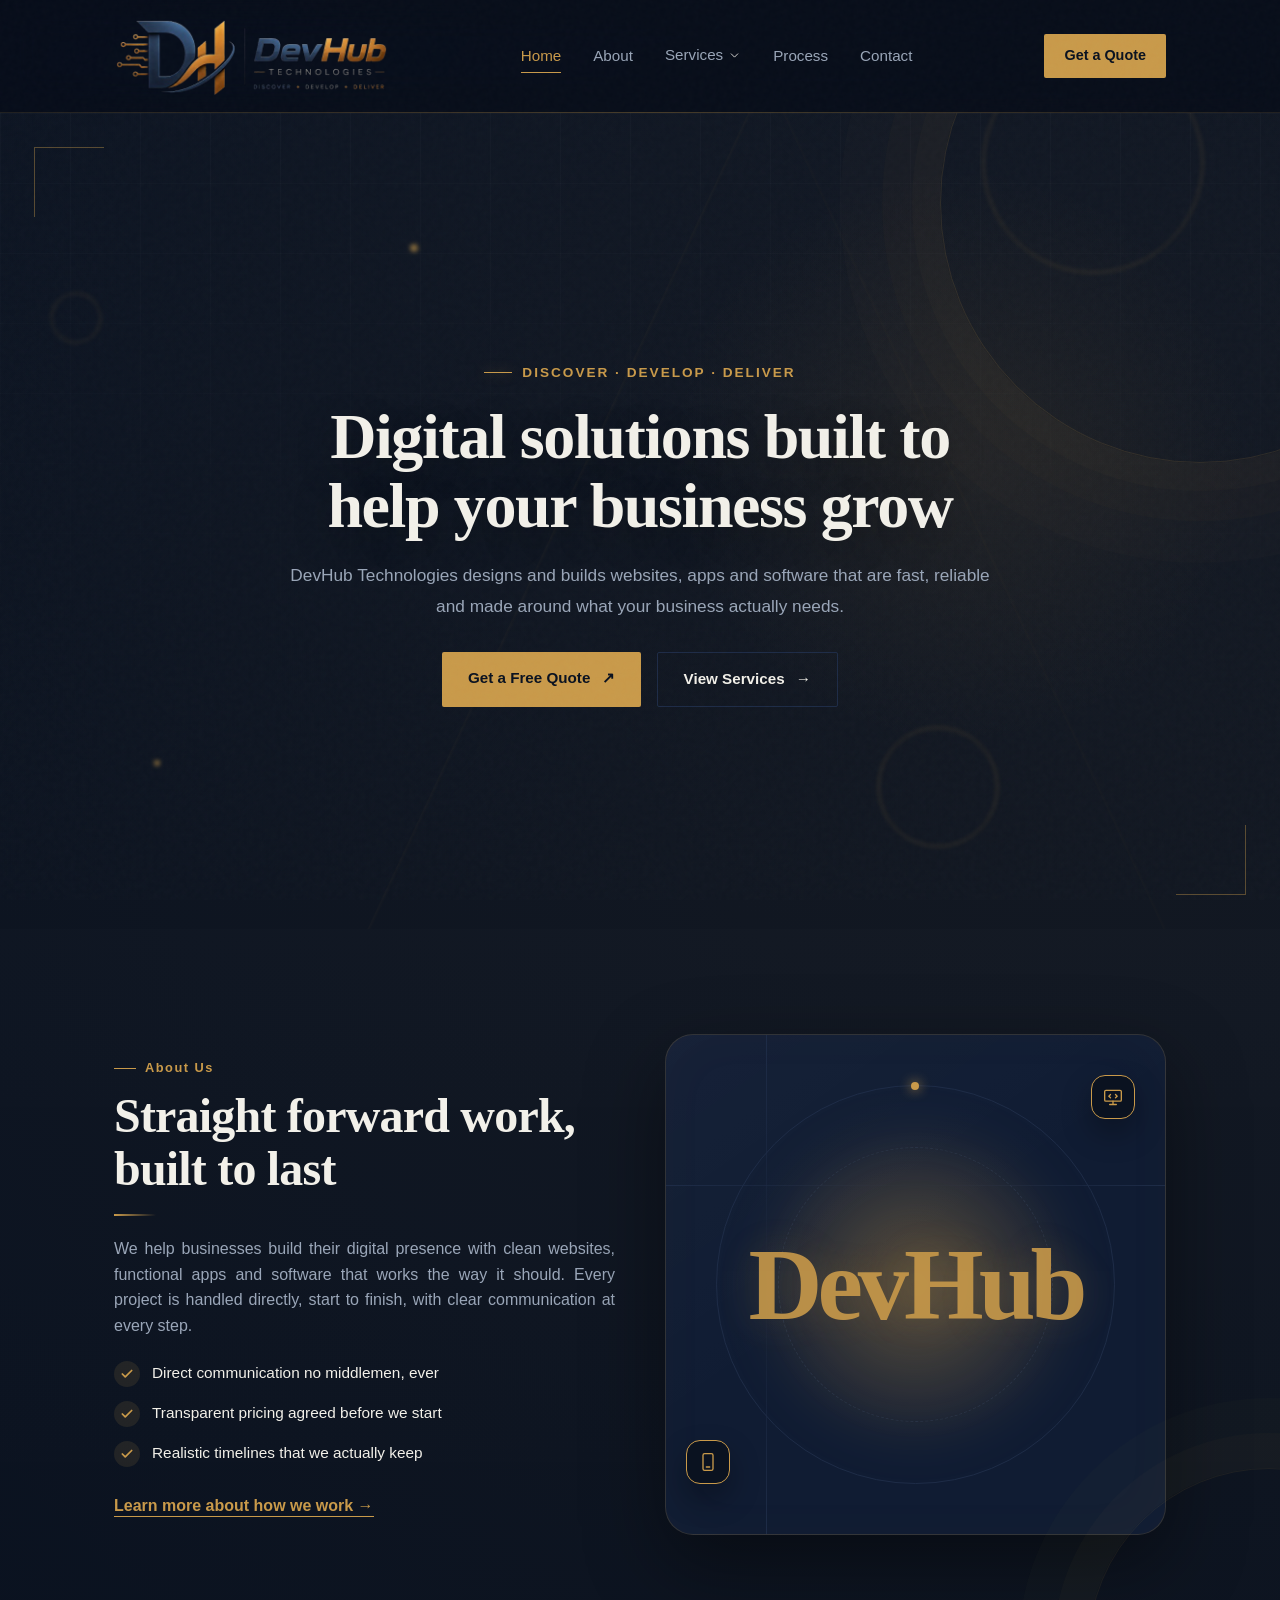
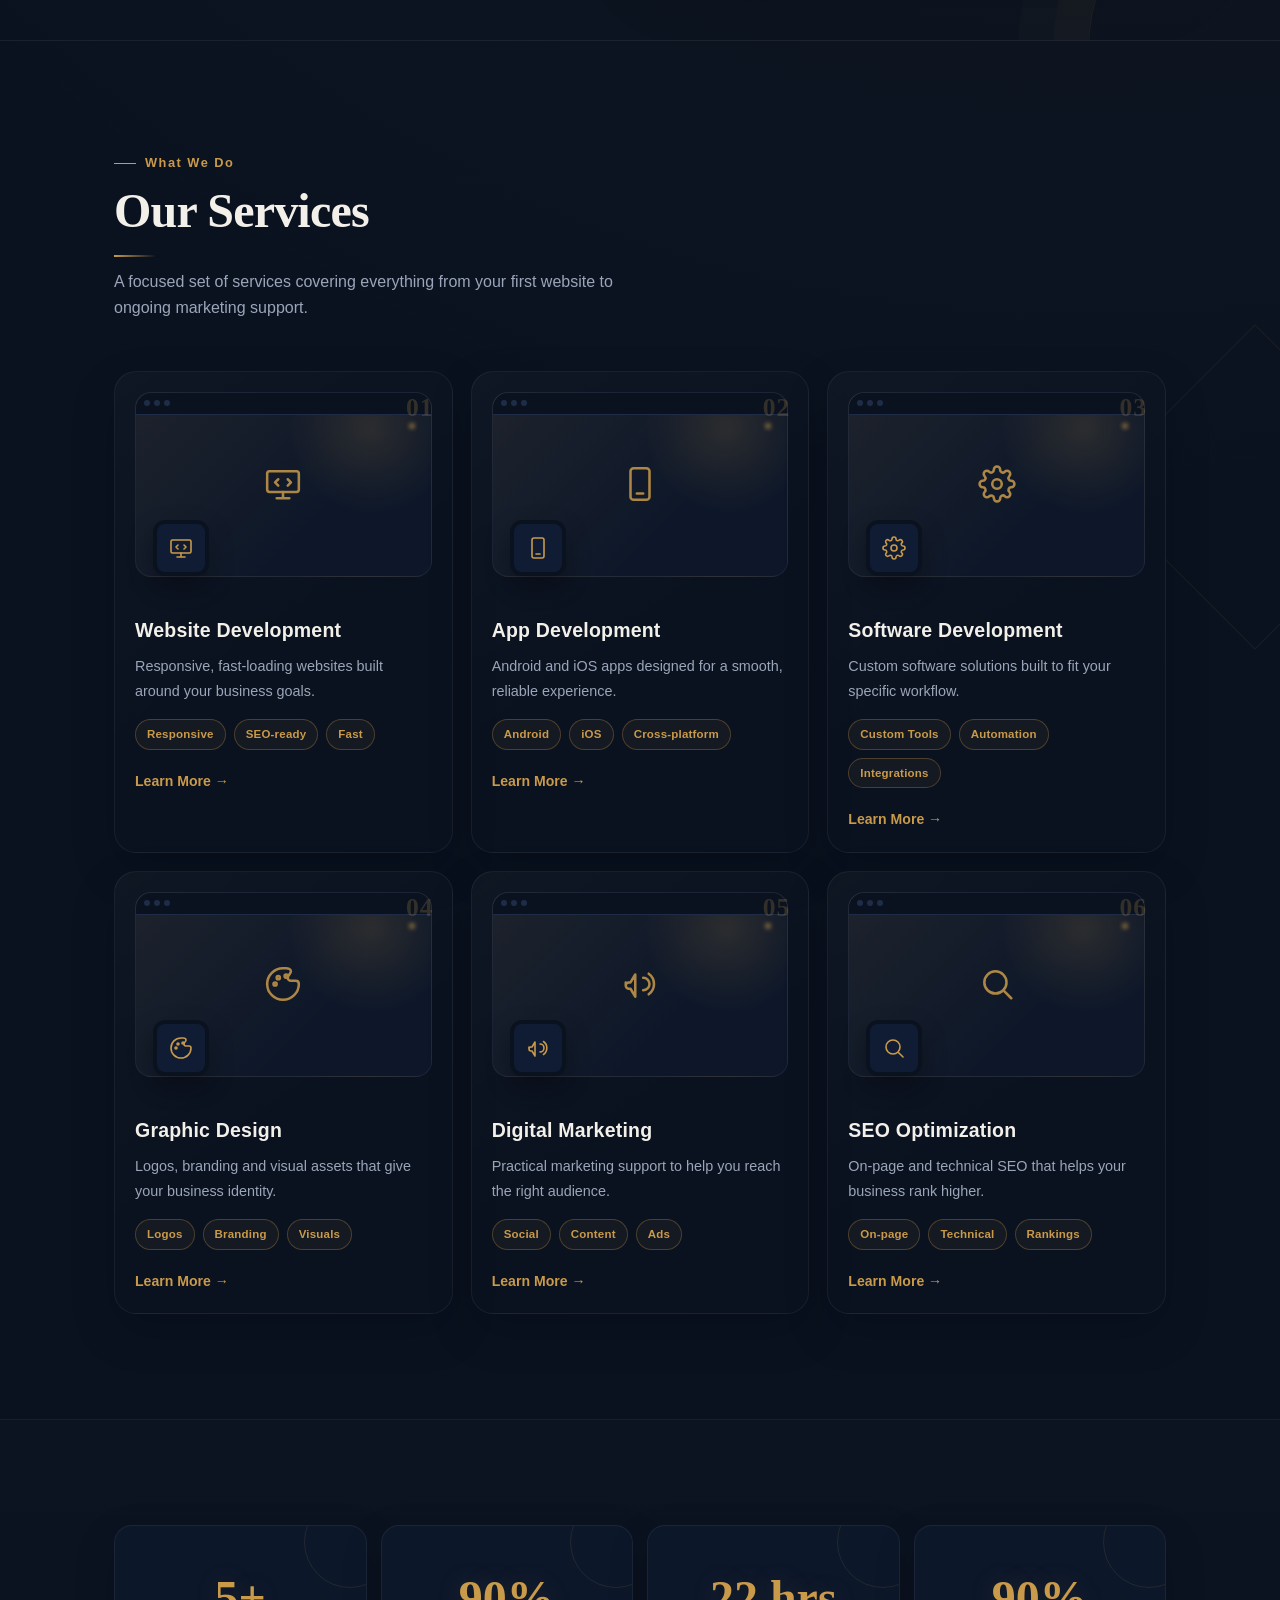
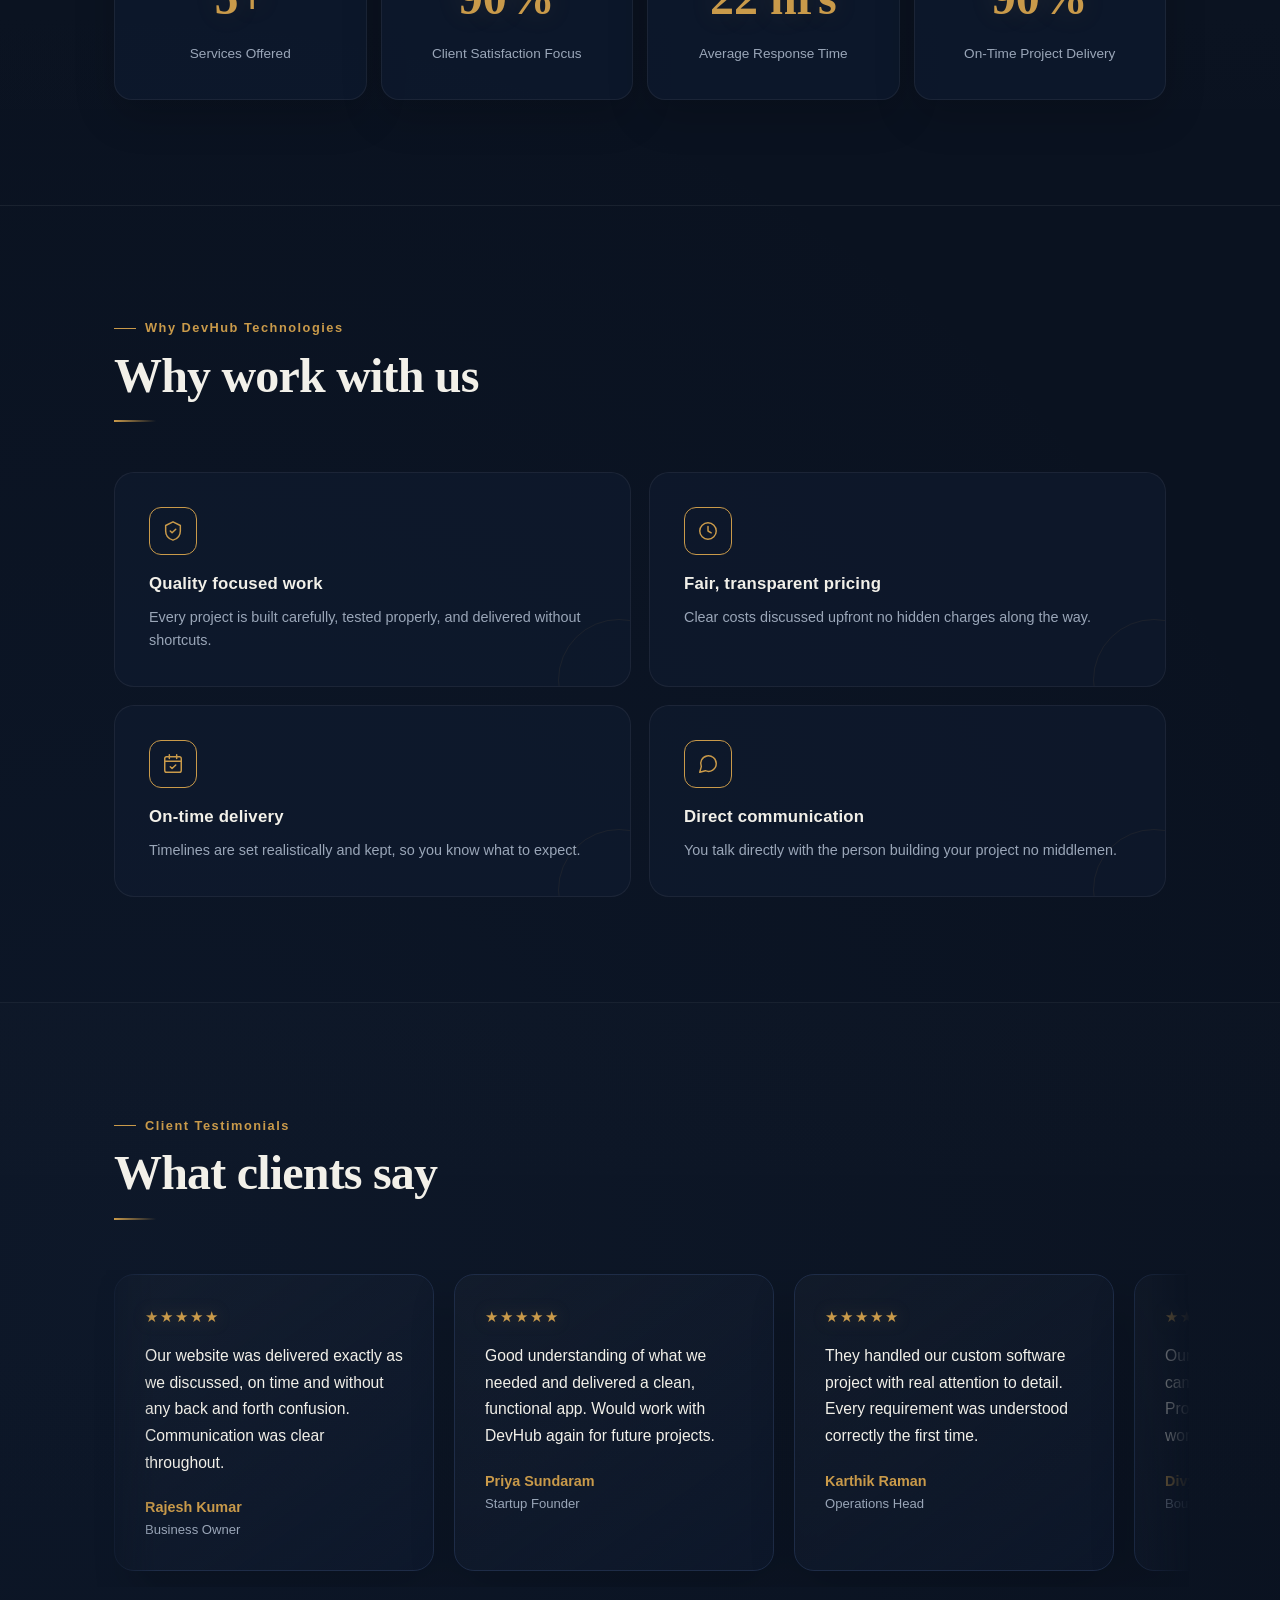
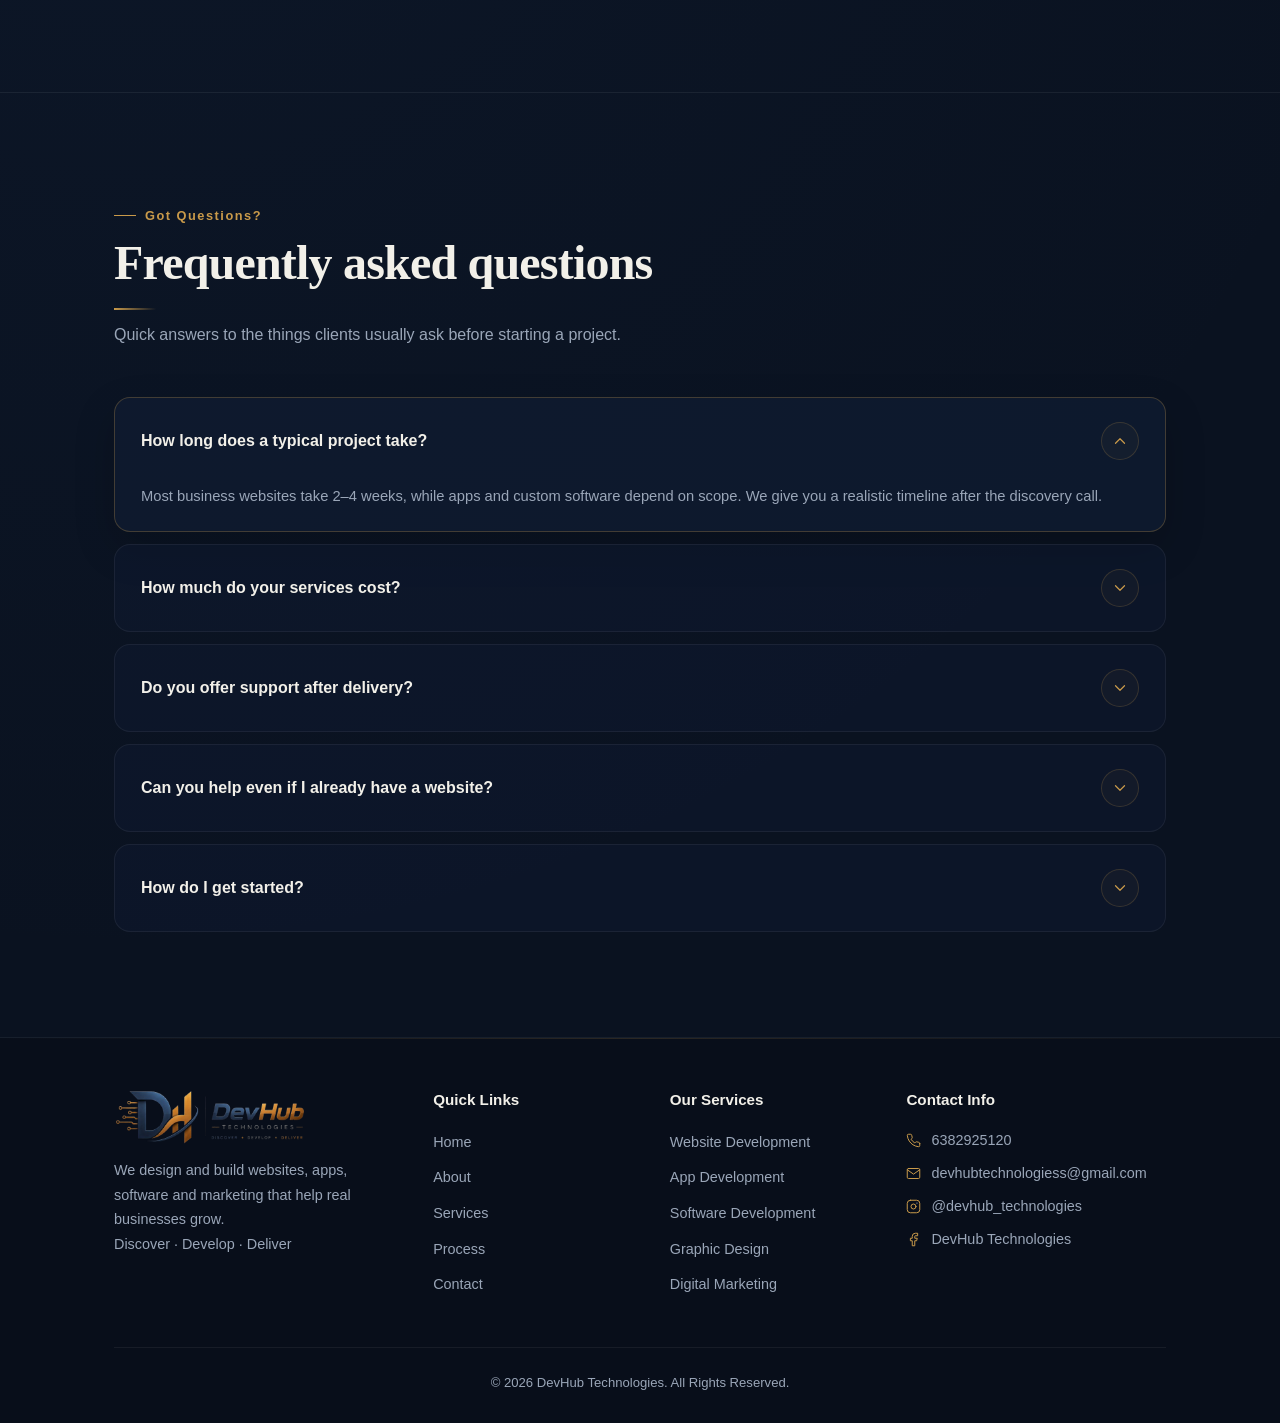
<file: index.html>
<!DOCTYPE html>
<html lang="en">
<head>
<meta charset="UTF-8">
<meta name="viewport" content="width=device-width, initial-scale=1.0">
<title>DevHub Technologies | Websites Development | Apps Development | Software Development | Digital Marketing | Graphic Designs </title>
<meta name="keywords" content="DevHub Technologies, Website Development, App Development, Software Development, Digital Marketing, Graphic Design, SEO Services, Web Design Company">
<meta name="description" content="DevHub Technologies provides professional website development, mobile app development, custom software solutions, digital marketing, graphic design, and SEO services to help businesses grow online.">
<link rel="stylesheet" href="style.css">
<link rel="shortcut icon" type="image/png" href="assets/favicon.png">
</head>
<body>
<div class="page-progress" id="pageProgress" aria-hidden="true"></div>

<header>
  <div class="nav-wrap">
    <a href="index.html" class="brand"><img src="assets/dev logo.png" alt="DevHub Technologies logo" class="brand-logo"></a>
    <nav>
      <ul id="navList">
        <li><a href="index.html" class="active">Home</a></li>
        <li><a href="about.html">About</a></li>
        <li class="has-dropdown">
          <span class="dd-trigger"><a href="services.html">Services</a><svg class="isvg" viewBox="0 0 24 24"><path d="m6 9 6 6 6-6"/></svg></span>
          <div class="mega-dropdown">
            <a class="dd-item" href="service-website-development.html">
              <span class="dd-icon"><svg class="isvg" viewBox="0 0 24 24"><rect x="2" y="4" width="20" height="13" rx="1.5"/><path d="M8 21h8M12 17v4"/><path d="m9 9-2 2 2 2M15 9l2 2-2 2"/></svg></span>
              <span><h5>Website Development</h5><p>Responsive business websites</p></span>
            </a>
            <a class="dd-item" href="service-app-development.html">
              <span class="dd-icon"><svg class="isvg" viewBox="0 0 24 24"><rect x="6" y="2" width="12" height="20" rx="2"/><path d="M10 18h4"/></svg></span>
              <span><h5>App Development</h5><p>Android &amp; iOS applications</p></span>
            </a>
            <a class="dd-item" href="service-software-development.html">
              <span class="dd-icon"><svg class="isvg" viewBox="0 0 24 24"><circle cx="12" cy="12" r="3"/><path d="M19.4 15a1.7 1.7 0 0 0 .34 1.87l.06.06a2 2 0 1 1-2.83 2.83l-.06-.06a1.7 1.7 0 0 0-1.87-.34 1.7 1.7 0 0 0-1 1.55V21a2 2 0 0 1-4 0v-.09A1.7 1.7 0 0 0 9 19.4a1.7 1.7 0 0 0-1.87.34l-.06.06a2 2 0 1 1-2.83-2.83l.06-.06A1.7 1.7 0 0 0 4.6 15a1.7 1.7 0 0 0-1.55-1H3a2 2 0 0 1 0-4h.09A1.7 1.7 0 0 0 4.6 9a1.7 1.7 0 0 0-.34-1.87l-.06-.06a2 2 0 1 1 2.83-2.83l.06.06A1.7 1.7 0 0 0 9 4.6a1.7 1.7 0 0 0 1-1.55V3a2 2 0 0 1 4 0v.09a1.7 1.7 0 0 0 1 1.55 1.7 1.7 0 0 0 1.87-.34l.06-.06a2 2 0 1 1 2.83 2.83l-.06.06A1.7 1.7 0 0 0 19.4 9a1.7 1.7 0 0 0 1.55 1H21a2 2 0 0 1 0 4h-.09a1.7 1.7 0 0 0-1.51 1z"/></svg></span>
              <span><h5>Software Development</h5><p>Custom tools &amp; systems</p></span>
            </a>
            <a class="dd-item" href="service-graphic-design.html">
              <span class="dd-icon"><svg class="isvg" viewBox="0 0 24 24"><path d="M12 2a10 10 0 1 0 10 10c0-1-.5-2-2-2h-3a2 2 0 0 1-2-2c0-1 .5-1.5 1-2 .5-.5 1-1 1-2 0-1.5-2-2-3-2z"/><circle cx="7" cy="12" r="1"/><circle cx="9" cy="8" r="1"/><circle cx="14" cy="7" r="1"/></svg></span>
              <span><h5>Graphic Design</h5><p>Logos &amp; brand identity</p></span>
            </a>
            <a class="dd-item" href="service-digital-marketing.html">
              <span class="dd-icon"><svg class="isvg" viewBox="0 0 24 24"><path d="M3 11v2a2 2 0 0 0 2 2h1l3 5V6l-3 5H5a2 2 0 0 0-2 2z"/><path d="M14 8a4 4 0 0 1 0 8"/><path d="M17.5 5.5a8 8 0 0 1 0 13"/></svg></span>
              <span><h5>Digital Marketing</h5><p>Social, content &amp; SEO</p></span>
            </a>
            <a class="dd-item" href="service-seo-optimization.html">
              <span class="dd-icon"><svg class="isvg" viewBox="0 0 24 24"><circle cx="11" cy="11" r="7"/><path d="m21 21-4.3-4.3"/></svg></span>
              <span><h5>SEO Optimization</h5><p>Rank higher on search engines</p></span>
            </a>
            <a class="dd-viewall" href="services.html"><span>Explore →</span></a>
          </div>
        </li>
        <li><a href="process.html">Process</a></li>
        <li><a href="contact.html">Contact</a></li>
      </ul>
    </nav>
    <a href="contact.html" class="nav-cta magnetic">Get a Quote</a>
    <button class="menu-btn" id="menuBtn" aria-label="Toggle menu">
      <span></span><span></span><span></span>
    </button>
  </div>
</header>

<!-- Banner -->
<section class="hero">
  <div class="hero-grid-lines" aria-hidden="true"></div>
  <div class="hero-noise" aria-hidden="true"></div>
  <div class="hero-corner hero-corner-tl" aria-hidden="true"></div>
  <div class="hero-corner hero-corner-br" aria-hidden="true"></div>
  <div class="shape-field">
    <div class="shape shape-ring r1"></div>
    <div class="shape shape-ring r2"></div>
    <div class="shape shape-square s1"></div>
    <div class="shape shape-dot d1"></div>
    <div class="shape shape-dot d2"></div>
  </div>
  <div class="container hero-inner hero-inner-center">
    <div class="reveal in">
      <div class="tagline">DISCOVER · DEVELOP · DELIVER</div>
      <h1>Digital solutions built to help your business grow</h1>
      <p>DevHub Technologies designs and builds websites, apps and software that are fast, reliable and made around what your business actually needs.</p>
      <div class="btn-row">
        <a href="contact.html" class="btn-primary magnetic">Get a Free Quote <span class="btn-arrow">↗</span></a>
        <a href="services.html" class="btn-secondary magnetic">View Services <span class="btn-arrow">→</span></a>
      </div>
    </div>
  </div>
</section>

<!-- About Us -->
<section class="about-section">
  <div class="container about-grid">
    <div class="reveal">
      <div class="section-head" style="margin-bottom:20px;">
        <div class="kicker">About Us</div>
        <h2>Straight forward work, built to last</h2>
      </div>
      <p style="text-align: justify;">We help businesses build their digital presence with clean websites, functional apps and software that works the way it should. Every project is handled directly, start to finish, with clear communication at every step.</p>
      <div class="about-points">
        <div class="about-point">
          <span class="ap-icon"><svg class="isvg" viewBox="0 0 24 24"><path d="m20 6-11 11-5-5"/></svg></span>
          <span>Direct communication no middlemen, ever</span>
        </div>
        <div class="about-point">
          <span class="ap-icon"><svg class="isvg" viewBox="0 0 24 24"><path d="m20 6-11 11-5-5"/></svg></span>
          <span>Transparent pricing agreed before we start</span>
        </div>
        <div class="about-point">
          <span class="ap-icon"><svg class="isvg" viewBox="0 0 24 24"><path d="m20 6-11 11-5-5"/></svg></span>
          <span>Realistic timelines that we actually keep</span>
        </div>
      </div>
      <a href="about.html" class="text-link">Learn more about how we work →</a>
    </div>
    <div class="hero-visual reveal in reveal-delay-2">
      <div class="glow"></div>
      <div class="orbit o1"><span class="orbit-dot"></span></div>
      <div class="orbit o2"></div>
      <div class="mark">DevHub</div>
      <div class="mini-icon m1"><svg class="isvg" viewBox="0 0 24 24"><rect x="2" y="4" width="20" height="13" rx="1.5"/><path d="M8 21h8M12 17v4"/><path d="m9 9-2 2 2 2M15 9l2 2-2 2"/></svg></div>
      <div class="mini-icon m2"><svg class="isvg" viewBox="0 0 24 24"><rect x="6" y="2" width="12" height="20" rx="2"/><path d="M10 18h4"/></svg></div>
    </div>
  </div>
</section>

<!-- Services Cards -->
<section class="services-section">
  <div class="section-line" aria-hidden="true"></div>
  <div class="container">
    <div class="section-head">
      <div class="kicker">What We Do</div>
      <h2>Our Services</h2>
      <p>A focused set of services covering everything from your first website to ongoing marketing support.</p>
    </div>
    <div class="services-grid">
      <div class="service-card reveal reveal-delay-1">
        <span class="service-index">01</span>
        <div class="card-thumb">
          <div class="mockbar"><span></span><span></span><span></span></div>
          <div class="shape shape-dot"></div>
          <div class="glyph"><svg class="isvg" viewBox="0 0 24 24"><rect x="2" y="4" width="20" height="13" rx="1.5"/><path d="M8 21h8M12 17v4"/><path d="m9 9-2 2 2 2M15 9l2 2-2 2"/></svg></div>
        </div>
        <div class="icon-circle"><svg class="isvg" viewBox="0 0 24 24"><rect x="2" y="4" width="20" height="13" rx="1.5"/><path d="M8 21h8M12 17v4"/><path d="m9 9-2 2 2 2M15 9l2 2-2 2"/></svg></div>
        <h3>Website Development</h3>
        <p>Responsive, fast-loading websites built around your business goals.</p>
        <div class="service-tags"><span>Responsive</span><span>SEO-ready</span><span>Fast</span></div>
        <a href="service-website-development.html">Learn More →</a>
      </div>
      <div class="service-card reveal reveal-delay-2">
        <span class="service-index">02</span>
        <div class="card-thumb">
          <div class="mockbar"><span></span><span></span><span></span></div>
          <div class="shape shape-dot"></div>
          <div class="glyph"><svg class="isvg" viewBox="0 0 24 24"><rect x="6" y="2" width="12" height="20" rx="2"/><path d="M10 18h4"/></svg></div>
        </div>
        <div class="icon-circle"><svg class="isvg" viewBox="0 0 24 24"><rect x="6" y="2" width="12" height="20" rx="2"/><path d="M10 18h4"/></svg></div>
        <h3>App Development</h3>
        <p>Android and iOS apps designed for a smooth, reliable experience.</p>
        <div class="service-tags"><span>Android</span><span>iOS</span><span>Cross-platform</span></div>
        <a href="service-app-development.html">Learn More →</a>
      </div>
      <div class="service-card reveal reveal-delay-3">
        <span class="service-index">03</span>
        <div class="card-thumb">
          <div class="mockbar"><span></span><span></span><span></span></div>
          <div class="shape shape-dot"></div>
          <div class="glyph"><svg class="isvg" viewBox="0 0 24 24"><circle cx="12" cy="12" r="3"/><path d="M19.4 15a1.7 1.7 0 0 0 .34 1.87l.06.06a2 2 0 1 1-2.83 2.83l-.06-.06a1.7 1.7 0 0 0-1.87-.34 1.7 1.7 0 0 0-1 1.55V21a2 2 0 0 1-4 0v-.09A1.7 1.7 0 0 0 9 19.4a1.7 1.7 0 0 0-1.87.34l-.06.06a2 2 0 1 1-2.83-2.83l.06-.06A1.7 1.7 0 0 0 4.6 15a1.7 1.7 0 0 0-1.55-1H3a2 2 0 0 1 0-4h.09A1.7 1.7 0 0 0 4.6 9a1.7 1.7 0 0 0-.34-1.87l-.06-.06a2 2 0 1 1 2.83-2.83l.06.06A1.7 1.7 0 0 0 9 4.6a1.7 1.7 0 0 0 1-1.55V3a2 2 0 0 1 4 0v.09a1.7 1.7 0 0 0 1 1.55 1.7 1.7 0 0 0 1.87-.34l.06-.06a2 2 0 1 1 2.83 2.83l-.06.06A1.7 1.7 0 0 0 19.4 9a1.7 1.7 0 0 0 1.55 1H21a2 2 0 0 1 0 4h-.09a1.7 1.7 0 0 0-1.51 1z"/></svg></div>
        </div>
        <div class="icon-circle"><svg class="isvg" viewBox="0 0 24 24"><circle cx="12" cy="12" r="3"/><path d="M19.4 15a1.7 1.7 0 0 0 .34 1.87l.06.06a2 2 0 1 1-2.83 2.83l-.06-.06a1.7 1.7 0 0 0-1.87-.34 1.7 1.7 0 0 0-1 1.55V21a2 2 0 0 1-4 0v-.09A1.7 1.7 0 0 0 9 19.4a1.7 1.7 0 0 0-1.87.34l-.06.06a2 2 0 1 1-2.83-2.83l.06-.06A1.7 1.7 0 0 0 4.6 15a1.7 1.7 0 0 0-1.55-1H3a2 2 0 0 1 0-4h.09A1.7 1.7 0 0 0 4.6 9a1.7 1.7 0 0 0-.34-1.87l-.06-.06a2 2 0 1 1 2.83-2.83l.06.06A1.7 1.7 0 0 0 9 4.6a1.7 1.7 0 0 0 1-1.55V3a2 2 0 0 1 4 0v.09a1.7 1.7 0 0 0 1 1.55 1.7 1.7 0 0 0 1.87-.34l.06-.06a2 2 0 1 1 2.83 2.83l-.06.06A1.7 1.7 0 0 0 19.4 9a1.7 1.7 0 0 0 1.55 1H21a2 2 0 0 1 0 4h-.09a1.7 1.7 0 0 0-1.51 1z"/></svg></div>
        <h3>Software Development</h3>
        <p>Custom software solutions built to fit your specific workflow.</p>
        <div class="service-tags"><span>Custom Tools</span><span>Automation</span><span>Integrations</span></div>
        <a href="service-software-development.html">Learn More →</a>
      </div>
      <div class="service-card reveal reveal-delay-4">
        <span class="service-index">04</span>
        <div class="card-thumb">
          <div class="mockbar"><span></span><span></span><span></span></div>
          <div class="shape shape-dot"></div>
          <div class="glyph"><svg class="isvg" viewBox="0 0 24 24"><path d="M12 2a10 10 0 1 0 10 10c0-1-.5-2-2-2h-3a2 2 0 0 1-2-2c0-1 .5-1.5 1-2 .5-.5 1-1 1-2 0-1.5-2-2-3-2z"/><circle cx="7" cy="12" r="1"/><circle cx="9" cy="8" r="1"/><circle cx="14" cy="7" r="1"/></svg></div>
        </div>
        <div class="icon-circle"><svg class="isvg" viewBox="0 0 24 24"><path d="M12 2a10 10 0 1 0 10 10c0-1-.5-2-2-2h-3a2 2 0 0 1-2-2c0-1 .5-1.5 1-2 .5-.5 1-1 1-2 0-1.5-2-2-3-2z"/><circle cx="7" cy="12" r="1"/><circle cx="9" cy="8" r="1"/><circle cx="14" cy="7" r="1"/></svg></div>
        <h3>Graphic Design</h3>
        <p>Logos, branding and visual assets that give your business identity.</p>
        <div class="service-tags"><span>Logos</span><span>Branding</span><span>Visuals</span></div>
        <a href="service-graphic-design.html">Learn More →</a>
      </div>
      <div class="service-card reveal reveal-delay-5">
        <span class="service-index">05</span>
        <div class="card-thumb">
          <div class="mockbar"><span></span><span></span><span></span></div>
          <div class="shape shape-dot"></div>
          <div class="glyph"><svg class="isvg" viewBox="0 0 24 24"><path d="M3 11v2a2 2 0 0 0 2 2h1l3 5V6l-3 5H5a2 2 0 0 0-2 2z"/><path d="M14 8a4 4 0 0 1 0 8"/><path d="M17.5 5.5a8 8 0 0 1 0 13"/></svg></div>
        </div>
        <div class="icon-circle"><svg class="isvg" viewBox="0 0 24 24"><path d="M3 11v2a2 2 0 0 0 2 2h1l3 5V6l-3 5H5a2 2 0 0 0-2 2z"/><path d="M14 8a4 4 0 0 1 0 8"/><path d="M17.5 5.5a8 8 0 0 1 0 13"/></svg></div>
        <h3>Digital Marketing</h3>
        <p>Practical marketing support to help you reach the right audience.</p>
        <div class="service-tags"><span>Social</span><span>Content</span><span>Ads</span></div>
        <a href="service-digital-marketing.html">Learn More →</a>
      </div>
      <div class="service-card reveal reveal-delay-6">
        <span class="service-index">06</span>
        <div class="card-thumb">
          <div class="mockbar"><span></span><span></span><span></span></div>
          <div class="shape shape-dot"></div>
          <div class="glyph"><svg class="isvg" viewBox="0 0 24 24"><circle cx="11" cy="11" r="7"/><path d="m21 21-4.3-4.3"/></svg></div>
        </div>
        <div class="icon-circle"><svg class="isvg" viewBox="0 0 24 24"><circle cx="11" cy="11" r="7"/><path d="m21 21-4.3-4.3"/></svg></div>
        <h3>SEO Optimization</h3>
        <p>On-page and technical SEO that helps your business rank higher.</p>
        <div class="service-tags"><span>On-page</span><span>Technical</span><span>Rankings</span></div>
        <a href="service-seo-optimization.html">Learn More →</a>
      </div>
    </div>
  </div>
</section>

<!-- Counters -->
<section>
  <div class="container">
    <div class="counters-grid">
      <div class="counter-box reveal reveal-delay-1">
        <div class="counter-num" data-target="6" data-suffix="+">0</div>
        <div class="counter-label">Services Offered</div>
      </div>
      <div class="counter-box reveal reveal-delay-2">
        <div class="counter-num" data-target="100" data-suffix="%">0</div>
        <div class="counter-label">Client Satisfaction Focus</div>
      </div>
      <div class="counter-box reveal reveal-delay-3">
        <div class="counter-num" data-target="24" data-suffix=" hrs">0</div>
        <div class="counter-label">Average Response Time</div>
      </div>
      <div class="counter-box reveal reveal-delay-4">
        <div class="counter-num" data-target="100" data-suffix="%">0</div>
        <div class="counter-label">On-Time Project Delivery</div>
      </div>
    </div>
  </div>
</section>

<!-- Why Choose Us -->
<section>
  <div class="container">
    <div class="section-head">
      <div class="kicker">Why DevHub Technologies</div>
      <h2>Why work with us</h2>
    </div>
    <div class="why-grid">
      <div class="why-card reveal reveal-delay-1">
        <div class="icon-circle"><svg class="isvg" viewBox="0 0 24 24"><path d="M12 2 4 6v6c0 5 3.4 8.7 8 10 4.6-1.3 8-5 8-10V6z"/><path d="m9 12 2 2 4-4"/></svg></div>
        <h3>Quality focused work</h3>
        <p>Every project is built carefully, tested properly, and delivered without shortcuts.</p>
      </div>
      <div class="why-card reveal reveal-delay-2">
        <div class="icon-circle"><svg class="isvg" viewBox="0 0 24 24"><circle cx="12" cy="12" r="9"/><path d="M12 7v5l3.5 2"/></svg></div>
        <h3>Fair, transparent pricing</h3>
        <p>Clear costs discussed upfront no hidden charges along the way.</p>
      </div>
      <div class="why-card reveal reveal-delay-3">
        <div class="icon-circle"><svg class="isvg" viewBox="0 0 24 24"><rect x="3" y="4" width="18" height="17" rx="2"/><path d="M3 9h18M8 2v4M16 2v4"/><path d="m9 15 2 2 4-4"/></svg></div>
        <h3>On-time delivery</h3>
        <p>Timelines are set realistically and kept, so you know what to expect.</p>
      </div>
      <div class="why-card reveal reveal-delay-4">
        <div class="icon-circle"><svg class="isvg" viewBox="0 0 24 24"><path d="M21 11.5a8.5 8.5 0 0 1-11.9 7.8L3 21l1.7-6.1A8.5 8.5 0 1 1 21 11.5z"/></svg></div>
        <h3>Direct communication</h3>
        <p>You talk directly with the person building your project no middlemen.</p>
      </div>
    </div>
  </div>
</section>

<!-- Testimonials -->
<section>
  <div class="container">
    <div class="section-head">
      <div class="kicker">Client Testimonials</div>
      <h2>What clients say</h2>
    </div>
    <div class="testimonial-marquee">
      <div class="testimonial-track">
        <div class="testimonial-card">
          <div class="testimonial-stars">★★★★★</div>
          <p class="testimonial-quote">Our website was delivered exactly as we discussed, on time and without any back and forth confusion. Communication was clear throughout.</p>
          <div class="testimonial-name">Rajesh Kumar</div>
          <div class="testimonial-role">Business Owner</div>
        </div>
        <div class="testimonial-card">
          <div class="testimonial-stars">★★★★★</div>
          <p class="testimonial-quote">Good understanding of what we needed and delivered a clean, functional app. Would work with DevHub again for future projects.</p>
          <div class="testimonial-name">Priya Sundaram</div>
          <div class="testimonial-role">Startup Founder</div>
        </div>
        <div class="testimonial-card">
          <div class="testimonial-stars">★★★★★</div>
          <p class="testimonial-quote">They handled our custom software project with real attention to detail. Every requirement was understood correctly the first time.</p>
          <div class="testimonial-name">Karthik Raman</div>
          <div class="testimonial-role">Operations Head</div>
        </div>
        <div class="testimonial-card">
          <div class="testimonial-stars">★★★★★</div>
          <p class="testimonial-quote">Our new branding and logo work came out better than we imagined. Professional, quick, and easy to work with.</p>
          <div class="testimonial-name">Divya Menon</div>
          <div class="testimonial-role">Boutique Owner</div>
        </div>
        <div class="testimonial-card">
          <div class="testimonial-stars">★★★★★</div>
          <p class="testimonial-quote">Our search rankings improved noticeably within a couple of months. Clear reporting made it easy to see what was working.</p>
          <div class="testimonial-name">Arun Prakash</div>
          <div class="testimonial-role">E-commerce Founder</div>
        </div>
        <!-- duplicate set for seamless infinite loop -->
        <div class="testimonial-card" aria-hidden="true">
          <div class="testimonial-stars">★★★★★</div>
          <p class="testimonial-quote">Our website was delivered exactly as we discussed, on time and without any back and forth confusion. Communication was clear throughout.</p>
          <div class="testimonial-name">Rajesh Kumar</div>
          <div class="testimonial-role">Business Owner</div>
        </div>
        <div class="testimonial-card" aria-hidden="true">
          <div class="testimonial-stars">★★★★★</div>
          <p class="testimonial-quote">Good understanding of what we needed and delivered a clean, functional app. Would work with DevHub again for future projects.</p>
          <div class="testimonial-name">Priya Sundaram</div>
          <div class="testimonial-role">Startup Founder</div>
        </div>
        <div class="testimonial-card" aria-hidden="true">
          <div class="testimonial-stars">★★★★★</div>
          <p class="testimonial-quote">They handled our custom software project with real attention to detail. Every requirement was understood correctly the first time.</p>
          <div class="testimonial-name">Karthik Raman</div>
          <div class="testimonial-role">Operations Head</div>
        </div>
        <div class="testimonial-card" aria-hidden="true">
          <div class="testimonial-stars">★★★★★</div>
          <p class="testimonial-quote">Our new branding and logo work came out better than we imagined. Professional, quick, and easy to work with.</p>
          <div class="testimonial-name">Divya Menon</div>
          <div class="testimonial-role">Boutique Owner</div>
        </div>
        <div class="testimonial-card" aria-hidden="true">
          <div class="testimonial-stars">★★★★★</div>
          <p class="testimonial-quote">Our search rankings improved noticeably within a couple of months. Clear reporting made it easy to see what was working.</p>
          <div class="testimonial-name">Arun Prakash</div>
          <div class="testimonial-role">E-commerce Founder</div>
        </div>
      </div>
    </div>
  </div>
</section>

<!-- FAQ -->
<section>
  <div class="container">
    <div class="section-head">
      <div class="kicker">Got Questions?</div>
      <h2>Frequently asked questions</h2>
      <p>Quick answers to the things clients usually ask before starting a project.</p>
    </div>
    <div class="faq-list">
      <div class="faq-item open">
        <button class="faq-question">
          <span>How long does a typical project take?</span>
          <svg class="isvg" viewBox="0 0 24 24"><path d="m6 9 6 6 6-6"/></svg>
        </button>
        <div class="faq-answer"><p>Most business websites take 2–4 weeks, while apps and custom software depend on scope. We give you a realistic timeline after the discovery call.</p></div>
      </div>
      <div class="faq-item">
        <button class="faq-question">
          <span>How much do your services cost?</span>
          <svg class="isvg" viewBox="0 0 24 24"><path d="m6 9 6 6 6-6"/></svg>
        </button>
        <div class="faq-answer"><p>Pricing depends on the scope of the project. We discuss costs upfront and there are no hidden charges once we agree on the plan.</p></div>
      </div>
      <div class="faq-item">
        <button class="faq-question">
          <span>Do you offer support after delivery?</span>
          <svg class="isvg" viewBox="0 0 24 24"><path d="m6 9 6 6 6-6"/></svg>
        </button>
        <div class="faq-answer"><p>Yes, we remain available for support and fixes after your project goes live, so you're never left on your own.</p></div>
      </div>
      <div class="faq-item">
        <button class="faq-question">
          <span>Can you help even if I already have a website?</span>
          <svg class="isvg" viewBox="0 0 24 24"><path d="m6 9 6 6 6-6"/></svg>
        </button>
        <div class="faq-answer"><p>Absolutely. We can redesign, rebuild, or simply improve your existing website, app, or software.</p></div>
      </div>
      <div class="faq-item">
        <button class="faq-question">
          <span>How do I get started?</span>
          <svg class="isvg" viewBox="0 0 24 24"><path d="m6 9 6 6 6-6"/></svg>
        </button>
        <div class="faq-answer"><p>Just reach out through the contact form or give us a call. We'll set up a quick discovery conversation and take it from there.</p></div>
      </div>
    </div>
  </div>
</section>

<!-- CTA -->
<!-- <section class="cta-band">
  <div class="container">
    <h2>Have a project in mind?</h2>
    <p>Reach out and let's talk about what you're trying to build.</p>
    <div class="btn-row" style="justify-content:center;">
      <a href="contact.html" class="btn-primary">Contact Us</a>
      <a href="tel:6382925120" class="btn-secondary">Call Us</a>
    </div>
  </div>
</section> -->

<footer>
  <div class="container">
    <div class="footer-grid">
      <div class="footer-brand">
        <a href="index.html"><img src="assets/dev logo.png" alt="DevHub Technologies" class="footer-logo"></a>
        <p>We design and build websites, apps, software and marketing that help real businesses grow.<br>Discover · Develop · Deliver</p>
      </div>
      <div class="footer-col">
        <h4>Quick Links</h4>
        <ul>
          <li><a href="index.html">Home</a></li>
          <li><a href="about.html">About</a></li>
          <li><a href="services.html">Services</a></li>
          <li><a href="process.html">Process</a></li>
          <li><a href="contact.html">Contact</a></li>
        </ul>
      </div>
      <div class="footer-col">
        <h4>Our Services</h4>
        <ul>
          <li><a href="service-website-development.html">Website Development</a></li>
          <li><a href="service-app-development.html">App Development</a></li>
          <li><a href="service-software-development.html">Software Development</a></li>
          <li><a href="service-graphic-design.html">Graphic Design</a></li>
          <li><a href="service-digital-marketing.html">Digital Marketing</a></li>
          <!-- <li><a href="service-seo-optimization.html">SEO Optimization</a></li> -->
        </ul>
      </div>
      <div class="footer-col">
        <h4>Contact Info</h4>
        <ul class="footer-contact-list">
          <li><a href="tel:6382925120"><svg class="isvg" viewBox="0 0 24 24"><path d="M22 16.92v3a2 2 0 0 1-2.18 2 19.79 19.79 0 0 1-8.63-3.07 19.5 19.5 0 0 1-6-6 19.79 19.79 0 0 1-3.07-8.67A2 2 0 0 1 4.11 2h3a2 2 0 0 1 2 1.72c.13.96.36 1.9.7 2.81a2 2 0 0 1-.45 2.11L8.09 9.91a16 16 0 0 0 6 6l1.27-1.27a2 2 0 0 1 2.11-.45c.91.34 1.85.57 2.81.7A2 2 0 0 1 22 16.92z"/></svg><span>6382925120</span></a></li>
          <li><a href="mailto:devhubtechnologiess@gmail.com"><svg class="isvg" viewBox="0 0 24 24"><rect x="2" y="4" width="20" height="16" rx="2"/><path d="m22 6-10 7L2 6"/></svg><span>devhubtechnologiess@gmail.com</span></a></li>
          <li><a href="https://instagram.com/devhub_technologies" target="_blank"><svg class="isvg" viewBox="0 0 24 24"><rect x="2" y="2" width="20" height="20" rx="5"/><circle cx="12" cy="12" r="4"/><circle cx="17.5" cy="6.5" r="1" fill="currentColor" stroke="none"/></svg><span>@devhub_technologies</span></a></li>
          <li><a href="https://www.facebook.com/61594018434029/" target="_blank"><svg class="isvg" viewBox="0 0 24 24"><path d="M18 2h-3a5 5 0 0 0-5 5v3H7v4h3v8h4v-8h3l1-4h-4V7a1 1 0 0 1 1-1h3z"/></svg><span>DevHub Technologies</span></a></li>
        </ul>
      </div>
    </div>
    <div class="footer-bottom">
      <span>© 2026 DevHub Technologies. All Rights Reserved.</span>
    </div>
  </div>
</footer>

<button id="scrollTopBtn" class="scroll-top-btn" aria-label="Scroll to top">
  <svg class="isvg" viewBox="0 0 24 24"><path d="M12 19V5M5 12l7-7 7 7"/></svg>
</button>

<script>
  document.getElementById('menuBtn').addEventListener('click', function(){
    document.getElementById('navList').classList.toggle('open');
  });
  document.querySelectorAll('.has-dropdown .dd-trigger .isvg').forEach(function(icon){
    icon.addEventListener('click', function(e){
      e.preventDefault();
      e.stopPropagation();
      icon.closest('li').classList.toggle('open');
    });
  });
  var revealObserver = new IntersectionObserver(function(entries){
    entries.forEach(function(entry){
      if(entry.isIntersecting){
        entry.target.classList.add('in');
        revealObserver.unobserve(entry.target);
      }
    });
  }, {threshold:0.15});
  document.querySelectorAll('.reveal').forEach(function(el){ revealObserver.observe(el); });

  var counterEls = document.querySelectorAll('.counter-num[data-target]');
  var countersObserver = new IntersectionObserver(function(entries){
    entries.forEach(function(entry){
      if(entry.isIntersecting){
        var el = entry.target;
        var target = parseFloat(el.getAttribute('data-target'));
        var suffix = el.getAttribute('data-suffix') || '';
        var duration = 1400;
        var startTime = null;
        function step(ts){
          if(!startTime) startTime = ts;
          var progress = Math.min((ts - startTime) / duration, 1);
          var eased = 1 - Math.pow(1 - progress, 3);
          var current = Math.round(target * eased);
          el.textContent = current + suffix;
          if(progress < 1){ requestAnimationFrame(step); }
          else{ el.textContent = target + suffix; }
        }
        requestAnimationFrame(step);
        countersObserver.unobserve(el);
      }
    });
  }, {threshold:0.4});
  counterEls.forEach(function(el){ countersObserver.observe(el); });

  var faqItems = document.querySelectorAll('.faq-item');
  faqItems.forEach(function(item){
    item.querySelector('.faq-question').addEventListener('click', function(){
      var isOpen = item.classList.contains('open');
      faqItems.forEach(function(i){ i.classList.remove('open'); });
      if(!isOpen){ item.classList.add('open'); }
    });
  });

  var scrollBtn = document.getElementById('scrollTopBtn');
  window.addEventListener('scroll', function(){
    if(window.scrollY > 400){ scrollBtn.classList.add('show'); }
    else{ scrollBtn.classList.remove('show'); }
  });
  scrollBtn.addEventListener('click', function(){
    window.scrollTo({top:0, behavior:'smooth'});
  });

  (function(){
    var progress=document.getElementById('pageProgress');
    function updateProgress(){
      if(!progress)return;
      var doc=document.documentElement,max=doc.scrollHeight-window.innerHeight;
      progress.style.width=(max>0?(window.scrollY/max)*100:0)+'%';
    }
    window.addEventListener('scroll',updateProgress,{passive:true});
    window.addEventListener('resize',updateProgress);
    updateProgress();
  })();

  if(window.matchMedia('(pointer:fine)').matches){
    document.querySelectorAll('.magnetic').forEach(function(el){
      el.addEventListener('mousemove',function(e){
        var r=el.getBoundingClientRect(),x=(e.clientX-r.left-r.width/2)*.08,y=(e.clientY-r.top-r.height/2)*.08;
        el.style.transform='translate('+x+'px,'+y+'px)';
      });
      el.addEventListener('mouseleave',function(){el.style.transform='';});
    });
  }

</script>

</body>
</html>
</file>
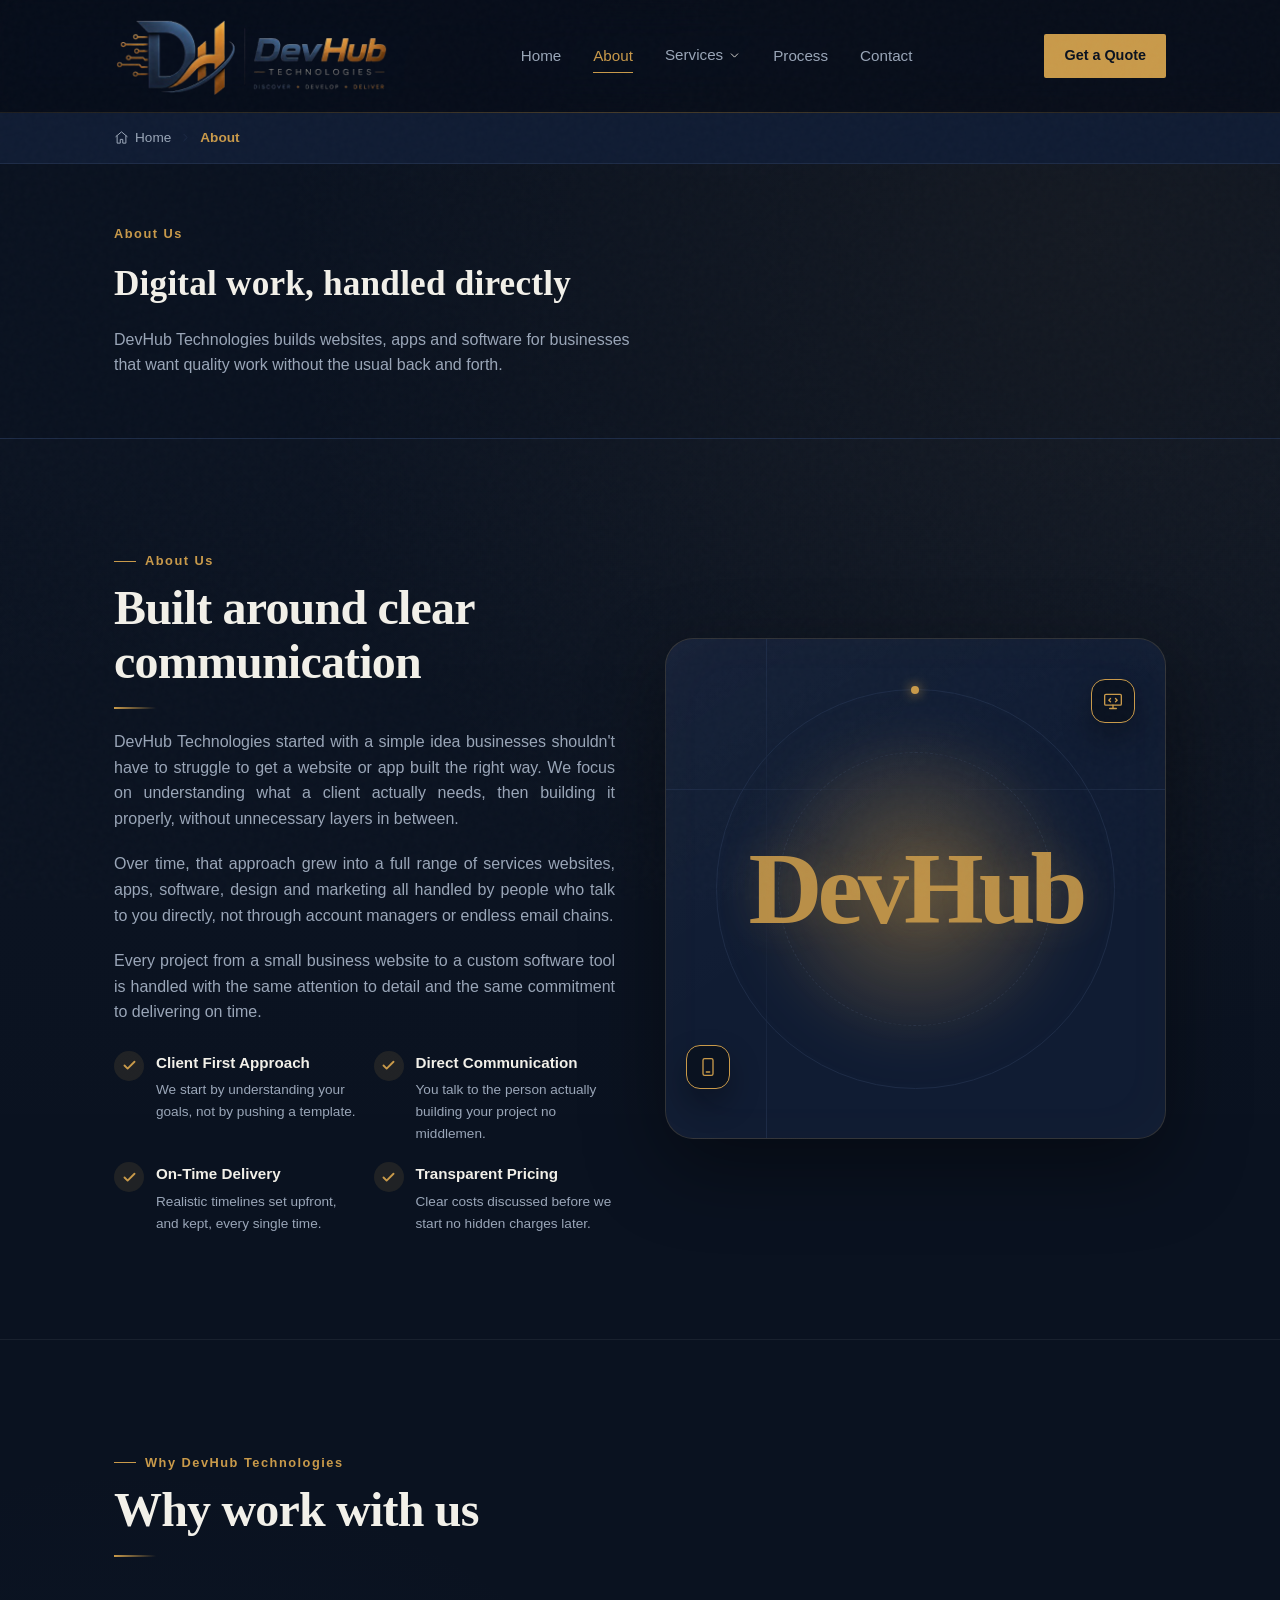
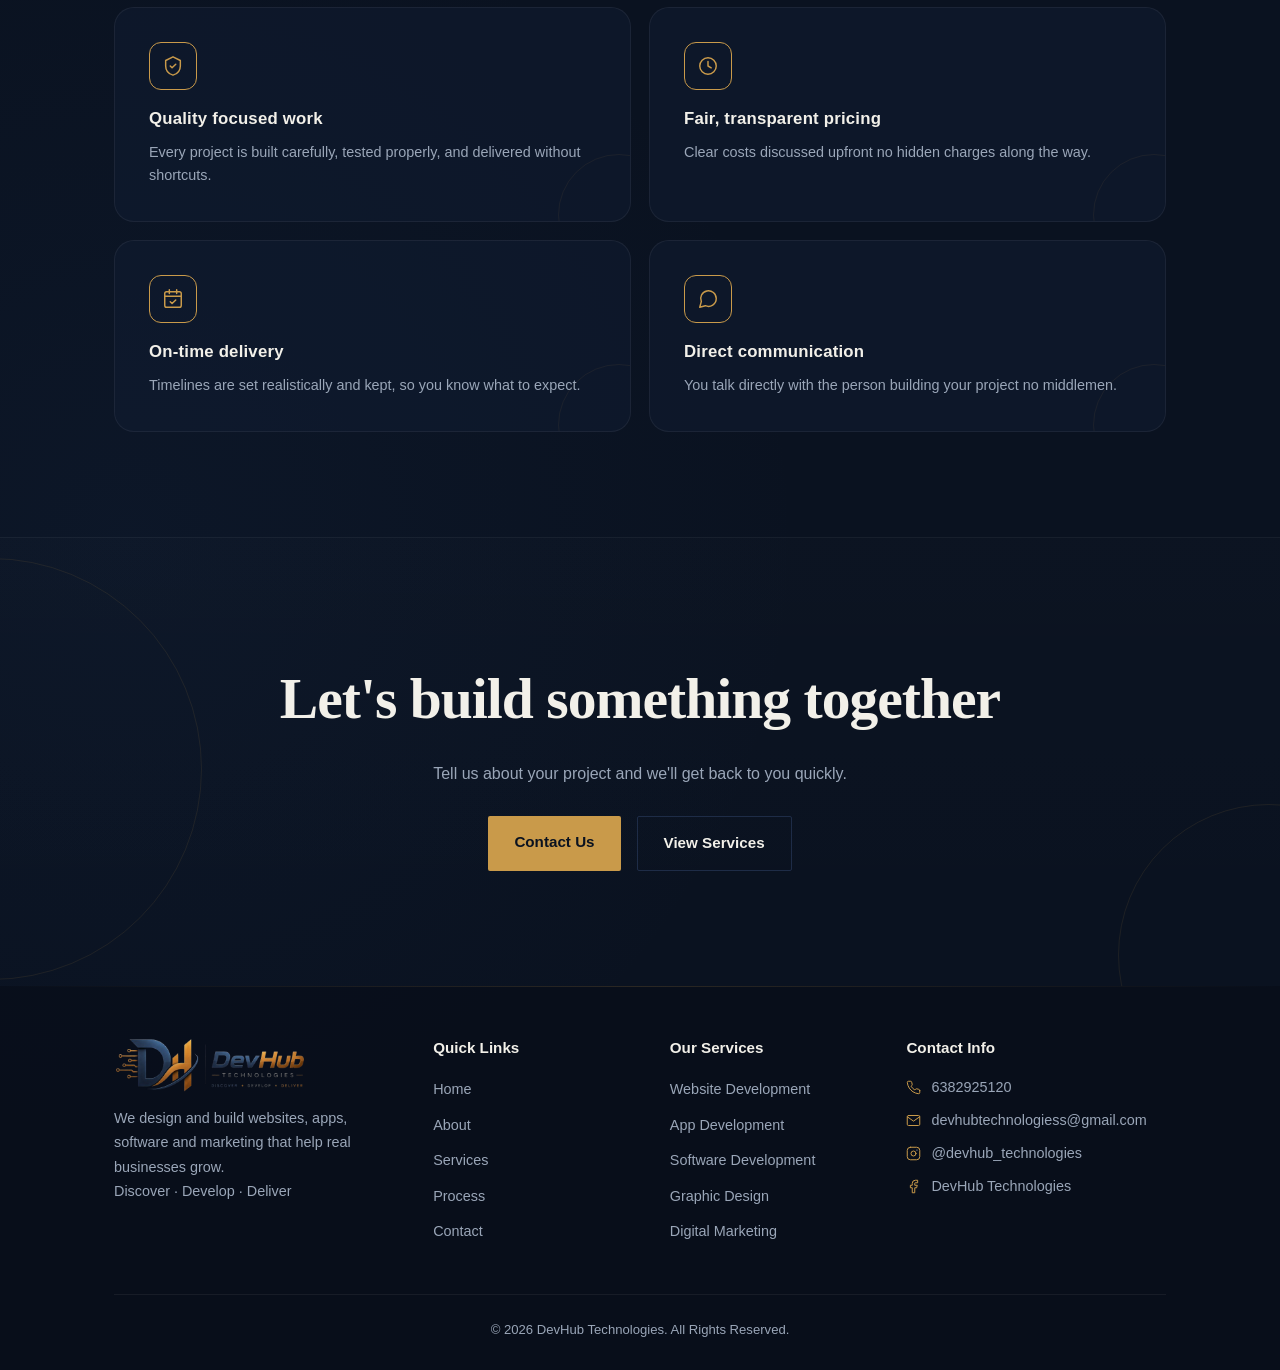
<file: about.html>
<!DOCTYPE html>
<html lang="en">
<head>
<meta charset="UTF-8">
<meta name="viewport" content="width=device-width, initial-scale=1.0">
<title>DevHub Technologies | Websites Development | Apps Development | Software Development | Digital Marketing | Graphic Designs </title>
<meta name="keywords" content="DevHub Technologies, Website Development, App Development, Software Development, Digital Marketing, Graphic Design, SEO Services, Web Design Company">
<meta name="description" content="DevHub Technologies provides professional website development, mobile app development, custom software solutions, digital marketing, graphic design, and SEO services to help businesses grow online.">
<link rel="stylesheet" href="style.css">
<link rel="shortcut icon" type="image/png" href="assets/favicon.png">
</head>
<body>
<div class="page-progress" id="pageProgress" aria-hidden="true"></div>

<header>
  <div class="nav-wrap">
    <a href="index.html" class="brand"><img src="assets/dev logo.png" alt="DevHub Technologies logo" class="brand-logo"></a>
    <nav>
      <ul id="navList">
        <li><a href="index.html">Home</a></li>
        <li><a href="about.html" class="active">About</a></li>
        <li class="has-dropdown">
          <span class="dd-trigger"><a href="services.html">Services</a><svg class="isvg" viewBox="0 0 24 24"><path d="m6 9 6 6 6-6"/></svg></span>
          <div class="mega-dropdown">
            <a class="dd-item" href="service-website-development.html">
              <span class="dd-icon"><svg class="isvg" viewBox="0 0 24 24"><rect x="2" y="4" width="20" height="13" rx="1.5"/><path d="M8 21h8M12 17v4"/><path d="m9 9-2 2 2 2M15 9l2 2-2 2"/></svg></span>
              <span><h5>Website Development</h5><p>Responsive business websites</p></span>
            </a>
            <a class="dd-item" href="service-app-development.html">
              <span class="dd-icon"><svg class="isvg" viewBox="0 0 24 24"><rect x="6" y="2" width="12" height="20" rx="2"/><path d="M10 18h4"/></svg></span>
              <span><h5>App Development</h5><p>Android &amp; iOS applications</p></span>
            </a>
            <a class="dd-item" href="service-software-development.html">
              <span class="dd-icon"><svg class="isvg" viewBox="0 0 24 24"><circle cx="12" cy="12" r="3"/><path d="M19.4 15a1.7 1.7 0 0 0 .34 1.87l.06.06a2 2 0 1 1-2.83 2.83l-.06-.06a1.7 1.7 0 0 0-1.87-.34 1.7 1.7 0 0 0-1 1.55V21a2 2 0 0 1-4 0v-.09A1.7 1.7 0 0 0 9 19.4a1.7 1.7 0 0 0-1.87.34l-.06.06a2 2 0 1 1-2.83-2.83l.06-.06A1.7 1.7 0 0 0 4.6 15a1.7 1.7 0 0 0-1.55-1H3a2 2 0 0 1 0-4h.09A1.7 1.7 0 0 0 4.6 9a1.7 1.7 0 0 0-.34-1.87l-.06-.06a2 2 0 1 1 2.83-2.83l.06.06A1.7 1.7 0 0 0 9 4.6a1.7 1.7 0 0 0 1-1.55V3a2 2 0 0 1 4 0v.09a1.7 1.7 0 0 0 1 1.55 1.7 1.7 0 0 0 1.87-.34l.06-.06a2 2 0 1 1 2.83 2.83l-.06.06A1.7 1.7 0 0 0 19.4 9a1.7 1.7 0 0 0 1.55 1H21a2 2 0 0 1 0 4h-.09a1.7 1.7 0 0 0-1.51 1z"/></svg></span>
              <span><h5>Software Development</h5><p>Custom tools &amp; systems</p></span>
            </a>
            <a class="dd-item" href="service-graphic-design.html">
              <span class="dd-icon"><svg class="isvg" viewBox="0 0 24 24"><path d="M12 2a10 10 0 1 0 10 10c0-1-.5-2-2-2h-3a2 2 0 0 1-2-2c0-1 .5-1.5 1-2 .5-.5 1-1 1-2 0-1.5-2-2-3-2z"/><circle cx="7" cy="12" r="1"/><circle cx="9" cy="8" r="1"/><circle cx="14" cy="7" r="1"/></svg></span>
              <span><h5>Graphic Design</h5><p>Logos &amp; brand identity</p></span>
            </a>
            <a class="dd-item" href="service-digital-marketing.html">
              <span class="dd-icon"><svg class="isvg" viewBox="0 0 24 24"><path d="M3 11v2a2 2 0 0 0 2 2h1l3 5V6l-3 5H5a2 2 0 0 0-2 2z"/><path d="M14 8a4 4 0 0 1 0 8"/><path d="M17.5 5.5a8 8 0 0 1 0 13"/></svg></span>
              <span><h5>Digital Marketing</h5><p>Social, content &amp; SEO</p></span>
            </a>
            <a class="dd-item" href="service-seo-optimization.html">
              <span class="dd-icon"><svg class="isvg" viewBox="0 0 24 24"><circle cx="11" cy="11" r="7"/><path d="m21 21-4.3-4.3"/></svg></span>
              <span><h5>SEO Optimization</h5><p>Rank higher on search engines</p></span>
            </a>
            <a class="dd-viewall" href="services.html"><span>Explore →</span></a>
          </div>
        </li>
        <li><a href="process.html">Process</a></li>
        <li><a href="contact.html">Contact</a></li>
      </ul>
    </nav>
    <a href="contact.html" class="nav-cta magnetic">Get a Quote</a>
    <button class="menu-btn" id="menuBtn" aria-label="Toggle menu">
      <span></span><span></span><span></span>
    </button>
  </div>
</header>

<div class="breadcrumb-bar">
  <div class="container">
    <div class="breadcrumbs">
      <a href="index.html"><svg class="isvg" viewBox="0 0 24 24"><path d="M3 10.5 12 3l9 7.5"/><path d="M5 9.5V21h5v-6h4v6h5V9.5"/></svg>Home</a>
      <svg class="isvg sep" viewBox="0 0 24 24"><path d="m9 6 6 6-6 6"/></svg>
      <span class="current">About</span>
    </div>
  </div>
</div>

<section class="page-banner">
  <div class="container">
    <div class="kicker">About Us</div>
    <h1>Digital work, handled directly</h1>
    <p>DevHub Technologies builds websites, apps and software for businesses that want quality work without the usual back and forth.</p>
  </div>
</section>

<section>
  <div class="container about-grid">
    <div>
      <div class="section-head" style="margin-bottom:20px;">
        <div class="kicker">About Us</div>
        <h2>Built around clear communication</h2>
      </div>
      <p style="text-align: justify;">DevHub Technologies started with a simple idea businesses shouldn't have to struggle to get a website or app built the right way. We focus on understanding what a client actually needs, then building it properly, without unnecessary layers in between.</p>
      <p style="text-align: justify;">Over time, that approach grew into a full range of services websites, apps, software, design and marketing all handled by people who talk to you directly, not through account managers or endless email chains.</p>
      <p style="text-align: justify;">Every project from a small business website to a custom software tool is handled with the same attention to detail and the same commitment to delivering on time.</p>
      <div class="key-features">
        <div class="key-feature">
          <span class="kf-icon"><svg class="isvg" viewBox="0 0 24 24"><path d="m20 6-11 11-5-5"/></svg></span>
          <div>
            <h4>Client First Approach</h4>
            <p>We start by understanding your goals, not by pushing a template.</p>
          </div>
        </div>
        <div class="key-feature">
          <span class="kf-icon"><svg class="isvg" viewBox="0 0 24 24"><path d="m20 6-11 11-5-5"/></svg></span>
          <div>
            <h4>Direct Communication</h4>
            <p>You talk to the person actually building your project no middlemen.</p>
          </div>
        </div>
        <div class="key-feature">
          <span class="kf-icon"><svg class="isvg" viewBox="0 0 24 24"><path d="m20 6-11 11-5-5"/></svg></span>
          <div>
            <h4>On-Time Delivery</h4>
            <p>Realistic timelines set upfront, and kept, every single time.</p>
          </div>
        </div>
        <div class="key-feature">
          <span class="kf-icon"><svg class="isvg" viewBox="0 0 24 24"><path d="m20 6-11 11-5-5"/></svg></span>
          <div>
            <h4>Transparent Pricing</h4>
            <p>Clear costs discussed before we start no hidden charges later.</p>
          </div>
        </div>
      </div>
    </div>
    <div class="hero-visual reveal in reveal-delay-2">
      <div class="glow"></div>
      <div class="orbit o1"><span class="orbit-dot"></span></div>
      <div class="orbit o2"></div>
      <div class="mark">DevHub</div>
      <div class="mini-icon m1"><svg class="isvg" viewBox="0 0 24 24"><rect x="2" y="4" width="20" height="13" rx="1.5"/><path d="M8 21h8M12 17v4"/><path d="m9 9-2 2 2 2M15 9l2 2-2 2"/></svg></div>
      <div class="mini-icon m2"><svg class="isvg" viewBox="0 0 24 24"><rect x="6" y="2" width="12" height="20" rx="2"/><path d="M10 18h4"/></svg></div>
    </div>
  </div>
</section>

<!-- Why Choose Us -->
<section>
  <div class="container">
    <div class="section-head">
      <div class="kicker">Why DevHub Technologies</div>
      <h2>Why work with us</h2>
    </div>
    <div class="why-grid">
      <div class="why-card reveal reveal-delay-1">
        <div class="icon-circle"><svg class="isvg" viewBox="0 0 24 24"><path d="M12 2 4 6v6c0 5 3.4 8.7 8 10 4.6-1.3 8-5 8-10V6z"/><path d="m9 12 2 2 4-4"/></svg></div>
        <h3>Quality focused work</h3>
        <p>Every project is built carefully, tested properly, and delivered without shortcuts.</p>
      </div>
      <div class="why-card reveal reveal-delay-2">
        <div class="icon-circle"><svg class="isvg" viewBox="0 0 24 24"><circle cx="12" cy="12" r="9"/><path d="M12 7v5l3.5 2"/></svg></div>
        <h3>Fair, transparent pricing</h3>
        <p>Clear costs discussed upfront no hidden charges along the way.</p>
      </div>
      <div class="why-card reveal reveal-delay-3">
        <div class="icon-circle"><svg class="isvg" viewBox="0 0 24 24"><rect x="3" y="4" width="18" height="17" rx="2"/><path d="M3 9h18M8 2v4M16 2v4"/><path d="m9 15 2 2 4-4"/></svg></div>
        <h3>On-time delivery</h3>
        <p>Timelines are set realistically and kept, so you know what to expect.</p>
      </div>
      <div class="why-card reveal reveal-delay-4">
        <div class="icon-circle"><svg class="isvg" viewBox="0 0 24 24"><path d="M21 11.5a8.5 8.5 0 0 1-11.9 7.8L3 21l1.7-6.1A8.5 8.5 0 1 1 21 11.5z"/></svg></div>
        <h3>Direct communication</h3>
        <p>You talk directly with the person building your project no middlemen.</p>
      </div>
    </div>
  </div>
</section>

<section class="cta-band">
  <div class="container">
    <h2>Let's build something together</h2>
    <p>Tell us about your project and we'll get back to you quickly.</p>
    <div class="btn-row" style="justify-content:center;">
      <a href="contact.html" class="btn-primary">Contact Us</a>
      <a href="services.html" class="btn-secondary">View Services</a>
    </div>
  </div>
</section>

<footer>
  <div class="container">
    <div class="footer-grid">
      <div class="footer-brand">
        <a href="index.html"><img src="assets/dev logo.png" alt="DevHub Technologies" class="footer-logo"></a>
        <p>We design and build websites, apps, software and marketing that help real businesses grow.<br>Discover · Develop · Deliver</p>
      </div>
      <div class="footer-col">
        <h4>Quick Links</h4>
        <ul>
          <li><a href="index.html">Home</a></li>
          <li><a href="about.html">About</a></li>
          <li><a href="services.html">Services</a></li>
          <li><a href="process.html">Process</a></li>
          <li><a href="contact.html">Contact</a></li>
        </ul>
      </div>
      <div class="footer-col">
        <h4>Our Services</h4>
        <ul>
          <li><a href="service-website-development.html">Website Development</a></li>
          <li><a href="service-app-development.html">App Development</a></li>
          <li><a href="service-software-development.html">Software Development</a></li>
          <li><a href="service-graphic-design.html">Graphic Design</a></li>
          <li><a href="service-digital-marketing.html">Digital Marketing</a></li>
          <!-- <li><a href="service-seo-optimization.html">SEO Optimization</a></li> -->
        </ul>
      </div>
      <div class="footer-col">
        <h4>Contact Info</h4>
        <ul class="footer-contact-list">
          <li><a href="tel:6382925120"><svg class="isvg" viewBox="0 0 24 24"><path d="M22 16.92v3a2 2 0 0 1-2.18 2 19.79 19.79 0 0 1-8.63-3.07 19.5 19.5 0 0 1-6-6 19.79 19.79 0 0 1-3.07-8.67A2 2 0 0 1 4.11 2h3a2 2 0 0 1 2 1.72c.13.96.36 1.9.7 2.81a2 2 0 0 1-.45 2.11L8.09 9.91a16 16 0 0 0 6 6l1.27-1.27a2 2 0 0 1 2.11-.45c.91.34 1.85.57 2.81.7A2 2 0 0 1 22 16.92z"/></svg><span>6382925120</span></a></li>
          <li><a href="mailto:devhubtechnologiess@gmail.com"><svg class="isvg" viewBox="0 0 24 24"><rect x="2" y="4" width="20" height="16" rx="2"/><path d="m22 6-10 7L2 6"/></svg><span>devhubtechnologiess@gmail.com</span></a></li>
          <li><a href="https://instagram.com/devhub_technologies" target="_blank"><svg class="isvg" viewBox="0 0 24 24"><rect x="2" y="2" width="20" height="20" rx="5"/><circle cx="12" cy="12" r="4"/><circle cx="17.5" cy="6.5" r="1" fill="currentColor" stroke="none"/></svg><span>@devhub_technologies</span></a></li>
          <li><a href="https://www.facebook.com/61594018434029/" target="_blank"><svg class="isvg" viewBox="0 0 24 24"><path d="M18 2h-3a5 5 0 0 0-5 5v3H7v4h3v8h4v-8h3l1-4h-4V7a1 1 0 0 1 1-1h3z"/></svg><span>DevHub Technologies</span></a></li>
        </ul>
      </div>
    </div>
    <div class="footer-bottom">
      <span>© 2026 DevHub Technologies. All Rights Reserved.</span>
    </div>
  </div>
</footer>

<button id="scrollTopBtn" class="scroll-top-btn" aria-label="Scroll to top">
  <svg class="isvg" viewBox="0 0 24 24"><path d="M12 19V5M5 12l7-7 7 7"/></svg>
</button>

<script>
  document.getElementById('menuBtn').addEventListener('click', function(){
    document.getElementById('navList').classList.toggle('open');
  });
  document.querySelectorAll('.has-dropdown .dd-trigger .isvg').forEach(function(icon){
    icon.addEventListener('click', function(e){
      e.preventDefault();
      e.stopPropagation();
      icon.closest('li').classList.toggle('open');
    });
  });
  var revealObserver = new IntersectionObserver(function(entries){
    entries.forEach(function(entry){
      if(entry.isIntersecting){
        entry.target.classList.add('in');
        revealObserver.unobserve(entry.target);
      }
    });
  }, {threshold:0.15});
  document.querySelectorAll('.reveal').forEach(function(el){ revealObserver.observe(el); });

  var scrollBtn = document.getElementById('scrollTopBtn');
  window.addEventListener('scroll', function(){
    if(window.scrollY > 400){ scrollBtn.classList.add('show'); }
    else{ scrollBtn.classList.remove('show'); }
  });
  scrollBtn.addEventListener('click', function(){
    window.scrollTo({top:0, behavior:'smooth'});
  });
</script>

</body>
</html>
</file>
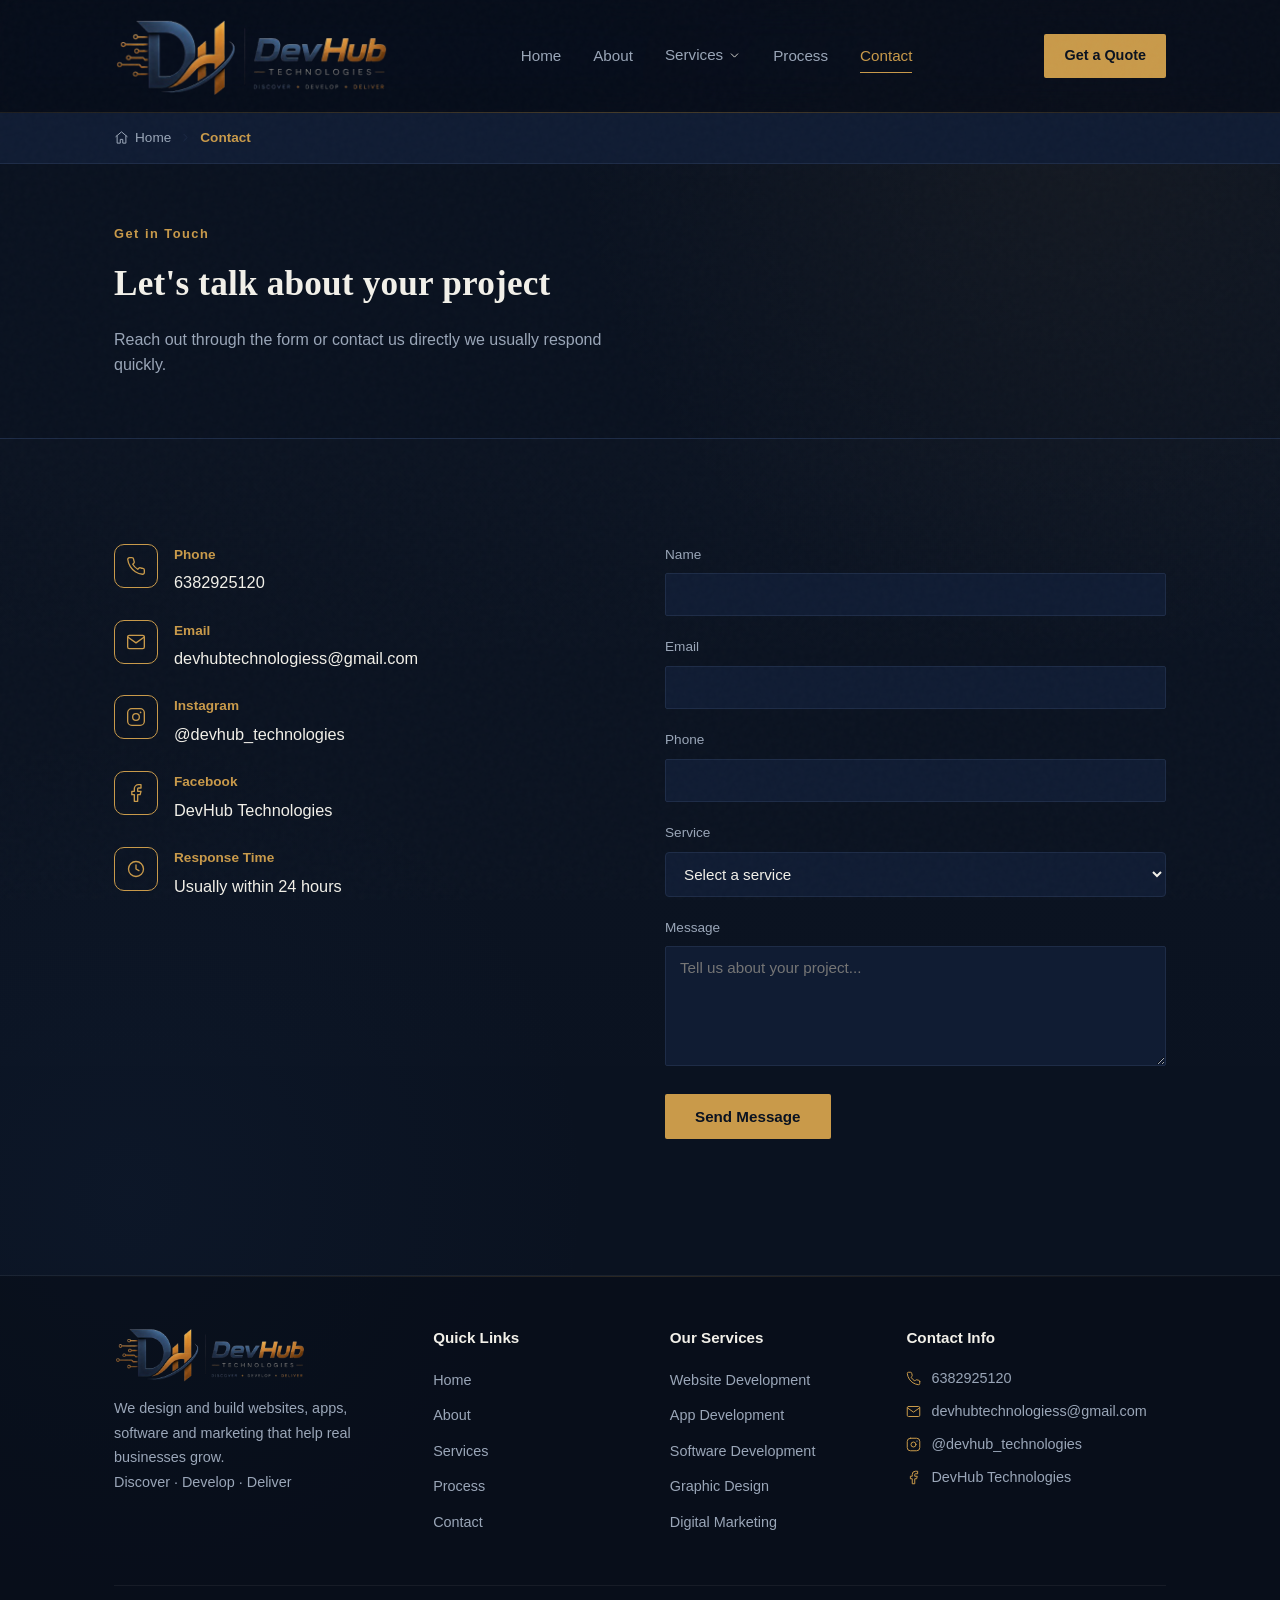
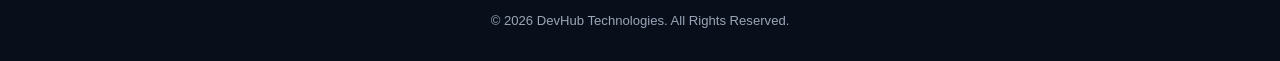
<file: contact.html>
<!DOCTYPE html>
<html lang="en">
<head>
<meta charset="UTF-8">
<meta name="viewport" content="width=device-width, initial-scale=1.0">
<title>DevHub Technologies | Websites Development | Apps Development | Software Development | Digital Marketing | Graphic Designs </title>
<meta name="keywords" content="DevHub Technologies, Website Development, App Development, Software Development, Digital Marketing, Graphic Design, SEO Services, Web Design Company">
<meta name="description" content="DevHub Technologies provides professional website development, mobile app development, custom software solutions, digital marketing, graphic design, and SEO services to help businesses grow online.">
<link rel="stylesheet" href="style.css">
<link rel="shortcut icon" type="image/png" href="assets/favicon.png">
</head>
<body>
<div class="page-progress" id="pageProgress" aria-hidden="true"></div>

<header>
  <div class="nav-wrap">
    <a href="index.html" class="brand"><img src="assets/dev logo.png" alt="DevHub Technologies logo" class="brand-logo"></a>
    <nav>
      <ul id="navList">
        <li><a href="index.html">Home</a></li>
        <li><a href="about.html">About</a></li>
        <li class="has-dropdown">
          <span class="dd-trigger"><a href="services.html">Services</a><svg class="isvg" viewBox="0 0 24 24"><path d="m6 9 6 6 6-6"/></svg></span>
          <div class="mega-dropdown">
            <a class="dd-item" href="service-website-development.html">
              <span class="dd-icon"><svg class="isvg" viewBox="0 0 24 24"><rect x="2" y="4" width="20" height="13" rx="1.5"/><path d="M8 21h8M12 17v4"/><path d="m9 9-2 2 2 2M15 9l2 2-2 2"/></svg></span>
              <span><h5>Website Development</h5><p>Responsive business websites</p></span>
            </a>
            <a class="dd-item" href="service-app-development.html">
              <span class="dd-icon"><svg class="isvg" viewBox="0 0 24 24"><rect x="6" y="2" width="12" height="20" rx="2"/><path d="M10 18h4"/></svg></span>
              <span><h5>App Development</h5><p>Android &amp; iOS applications</p></span>
            </a>
            <a class="dd-item" href="service-software-development.html">
              <span class="dd-icon"><svg class="isvg" viewBox="0 0 24 24"><circle cx="12" cy="12" r="3"/><path d="M19.4 15a1.7 1.7 0 0 0 .34 1.87l.06.06a2 2 0 1 1-2.83 2.83l-.06-.06a1.7 1.7 0 0 0-1.87-.34 1.7 1.7 0 0 0-1 1.55V21a2 2 0 0 1-4 0v-.09A1.7 1.7 0 0 0 9 19.4a1.7 1.7 0 0 0-1.87.34l-.06.06a2 2 0 1 1-2.83-2.83l.06-.06A1.7 1.7 0 0 0 4.6 15a1.7 1.7 0 0 0-1.55-1H3a2 2 0 0 1 0-4h.09A1.7 1.7 0 0 0 4.6 9a1.7 1.7 0 0 0-.34-1.87l-.06-.06a2 2 0 1 1 2.83-2.83l.06.06A1.7 1.7 0 0 0 9 4.6a1.7 1.7 0 0 0 1-1.55V3a2 2 0 0 1 4 0v.09a1.7 1.7 0 0 0 1 1.55 1.7 1.7 0 0 0 1.87-.34l.06-.06a2 2 0 1 1 2.83 2.83l-.06.06A1.7 1.7 0 0 0 19.4 9a1.7 1.7 0 0 0 1.55 1H21a2 2 0 0 1 0 4h-.09a1.7 1.7 0 0 0-1.51 1z"/></svg></span>
              <span><h5>Software Development</h5><p>Custom tools &amp; systems</p></span>
            </a>
            <a class="dd-item" href="service-graphic-design.html">
              <span class="dd-icon"><svg class="isvg" viewBox="0 0 24 24"><path d="M12 2a10 10 0 1 0 10 10c0-1-.5-2-2-2h-3a2 2 0 0 1-2-2c0-1 .5-1.5 1-2 .5-.5 1-1 1-2 0-1.5-2-2-3-2z"/><circle cx="7" cy="12" r="1"/><circle cx="9" cy="8" r="1"/><circle cx="14" cy="7" r="1"/></svg></span>
              <span><h5>Graphic Design</h5><p>Logos &amp; brand identity</p></span>
            </a>
            <a class="dd-item" href="service-digital-marketing.html">
              <span class="dd-icon"><svg class="isvg" viewBox="0 0 24 24"><path d="M3 11v2a2 2 0 0 0 2 2h1l3 5V6l-3 5H5a2 2 0 0 0-2 2z"/><path d="M14 8a4 4 0 0 1 0 8"/><path d="M17.5 5.5a8 8 0 0 1 0 13"/></svg></span>
              <span><h5>Digital Marketing</h5><p>Social, content &amp; SEO</p></span>
            </a>
            <a class="dd-item" href="service-seo-optimization.html">
              <span class="dd-icon"><svg class="isvg" viewBox="0 0 24 24"><circle cx="11" cy="11" r="7"/><path d="m21 21-4.3-4.3"/></svg></span>
              <span><h5>SEO Optimization</h5><p>Rank higher on search engines</p></span>
            </a>
            <a class="dd-viewall" href="services.html"><span>Explore →</span></a>
          </div>
        </li>
        <li><a href="process.html">Process</a></li>
        <li><a href="contact.html" class="active">Contact</a></li>
      </ul>
    </nav>
    <a href="contact.html" class="nav-cta magnetic">Get a Quote</a>
    <button class="menu-btn" id="menuBtn" aria-label="Toggle menu">
      <span></span><span></span><span></span>
    </button>
  </div>
</header>

<div class="breadcrumb-bar">
  <div class="container">
    <div class="breadcrumbs">
      <a href="index.html"><svg class="isvg" viewBox="0 0 24 24"><path d="M3 10.5 12 3l9 7.5"/><path d="M5 9.5V21h5v-6h4v6h5V9.5"/></svg>Home</a>
      <svg class="isvg sep" viewBox="0 0 24 24"><path d="m9 6 6 6-6 6"/></svg>
      <span class="current">Contact</span>
    </div>
  </div>
</div>

<section class="page-banner">
  <div class="container">
    <div class="kicker">Get in Touch</div>
    <h1>Let's talk about your project</h1>
    <p>Reach out through the form or contact us directly we usually respond quickly.</p>
  </div>
</section>

<section>
  <div class="container contact-grid">
    <div class="reveal reveal-delay-1">
      <div class="contact-info-item">
        <div class="info-icon"><svg class="isvg" viewBox="0 0 24 24"><path d="M22 16.92v3a2 2 0 0 1-2.18 2 19.79 19.79 0 0 1-8.63-3.07 19.5 19.5 0 0 1-6-6 19.79 19.79 0 0 1-3.07-8.67A2 2 0 0 1 4.11 2h3a2 2 0 0 1 2 1.72c.13.96.36 1.9.7 2.81a2 2 0 0 1-.45 2.11L8.09 9.91a16 16 0 0 0 6 6l1.27-1.27a2 2 0 0 1 2.11-.45c.91.34 1.85.57 2.81.7A2 2 0 0 1 22 16.92z"/></svg></div>
        <div>
          <div class="label">Phone</div>
          <div class="value"><a href="tel:6382925120">6382925120</a></div>
        </div>
      </div>
      <div class="contact-info-item">
        <div class="info-icon"><svg class="isvg" viewBox="0 0 24 24"><rect x="2" y="4" width="20" height="16" rx="2"/><path d="m22 6-10 7L2 6"/></svg></div>
        <div>
          <div class="label">Email</div>
          <div class="value"><a href="mailto:devhubtechnologiess@gmail.com">devhubtechnologiess@gmail.com</a></div>
        </div>
      </div>
      <div class="contact-info-item">
        <div class="info-icon"><svg class="isvg" viewBox="0 0 24 24"><rect x="2" y="2" width="20" height="20" rx="5"/><circle cx="12" cy="12" r="4"/><circle cx="17.5" cy="6.5" r="1" fill="currentColor" stroke="none"/></svg></div>
        <div>
          <div class="label">Instagram</div>
          <div class="value"><a href="https://instagram.com/devhub_technologies" target="_blank">@devhub_technologies</a></div>
        </div>
      </div>
      <div class="contact-info-item">
        <div class="info-icon"><svg class="isvg" viewBox="0 0 24 24"><path d="M18 2h-3a5 5 0 0 0-5 5v3H7v4h3v8h4v-8h3l1-4h-4V7a1 1 0 0 1 1-1h3z"/></svg></div>
        <div>
          <div class="label">Facebook</div>
          <div class="value"><a href="https://facebook.com/DevHubTechnologies" target="_blank">DevHub Technologies</a></div>
        </div>
      </div>
      <div class="contact-info-item">
        <div class="info-icon"><svg class="isvg" viewBox="0 0 24 24"><circle cx="12" cy="12" r="9"/><path d="M12 7v5l3.5 2"/></svg></div>
        <div>
          <div class="label">Response Time</div>
          <div class="value">Usually within 24 hours</div>
        </div>
      </div>
    </div>

    <form id="contactForm"
      class="reveal reveal-delay-2"
      action="https://api.web3forms.com/submit"
      method="POST">

  <!-- Web3Forms Access Key -->
  <input type="hidden"
         name="access_key"
         value="629f60a8-12c8-4c1a-9525-3de4463d7318">

  <!-- Email Subject -->
  <input type="hidden"
         name="subject"
         value="New enquiry from DevHub website">

  <!-- From Name -->
  <input type="hidden"
         name="from_name"
         value="DevHub Technologies Website">

  <!-- Bot Protection -->
  <input type="checkbox"
         name="botcheck"
         style="display:none">

  <div class="form-group">
    <label for="name">Name</label>
    <input type="text"
           id="name"
           name="name"
           required>
  </div>

  <div class="form-group">
    <label for="email">Email</label>
    <input type="email"
           id="email"
           name="email"
           required>
  </div>

  <div class="form-group">
    <label for="phone">Phone</label>
    <input type="tel"
           id="phone"
           name="phone">
  </div>

  <div class="form-group">
    <label for="service">Service</label>

    <select id="service"
            name="service"
            required>

      <option value="" disabled selected>
        Select a service
      </option>

      <option value="Website Development">
        Website Development
      </option>

      <option value="App Development">
        App Development
      </option>

      <option value="Software Development">
        Software Development
      </option>

      <option value="Graphic Design">
        Graphic Design
      </option>

      <option value="Digital Marketing">
        Digital Marketing
      </option>

      <option value="SEO Optimization">
        SEO Optimization
      </option>

      <option value="Other">
        Other / Not Sure
      </option>

    </select>
  </div>

  <div class="form-group">
    <label for="message">Message</label>

    <textarea id="message"
              name="message"
              required
              placeholder="Tell us about your project..."></textarea>
  </div>

  <button type="submit"
          class="submit-btn"
          id="submitBtn">
    Send Message
  </button>

  <p id="formStatus" class="form-status"></p>

</form>
  </div>
</section>

<footer>
  <div class="container">
    <div class="footer-grid">
      <div class="footer-brand">
        <a href="index.html"><img src="assets/dev logo.png" alt="DevHub Technologies" class="footer-logo"></a>
        <p>We design and build websites, apps, software and marketing that help real businesses grow.<br>Discover · Develop · Deliver</p>
      </div>
      <div class="footer-col">
        <h4>Quick Links</h4>
        <ul>
          <li><a href="index.html">Home</a></li>
          <li><a href="about.html">About</a></li>
          <li><a href="services.html">Services</a></li>
          <li><a href="process.html">Process</a></li>
          <li><a href="contact.html">Contact</a></li>
        </ul>
      </div>
      <div class="footer-col">
        <h4>Our Services</h4>
        <ul>
          <li><a href="service-website-development.html">Website Development</a></li>
          <li><a href="service-app-development.html">App Development</a></li>
          <li><a href="service-software-development.html">Software Development</a></li>
          <li><a href="service-graphic-design.html">Graphic Design</a></li>
          <li><a href="service-digital-marketing.html">Digital Marketing</a></li>
          <!-- <li><a href="service-seo-optimization.html">SEO Optimization</a></li> -->
        </ul>
      </div>
      <div class="footer-col">
        <h4>Contact Info</h4>
        <ul class="footer-contact-list">
          <li><a href="tel:6382925120"><svg class="isvg" viewBox="0 0 24 24"><path d="M22 16.92v3a2 2 0 0 1-2.18 2 19.79 19.79 0 0 1-8.63-3.07 19.5 19.5 0 0 1-6-6 19.79 19.79 0 0 1-3.07-8.67A2 2 0 0 1 4.11 2h3a2 2 0 0 1 2 1.72c.13.96.36 1.9.7 2.81a2 2 0 0 1-.45 2.11L8.09 9.91a16 16 0 0 0 6 6l1.27-1.27a2 2 0 0 1 2.11-.45c.91.34 1.85.57 2.81.7A2 2 0 0 1 22 16.92z"/></svg><span>6382925120</span></a></li>
          <li><a href="mailto:devhubtechnologiess@gmail.com"><svg class="isvg" viewBox="0 0 24 24"><rect x="2" y="4" width="20" height="16" rx="2"/><path d="m22 6-10 7L2 6"/></svg><span>devhubtechnologiess@gmail.com</span></a></li>
          <li><a href="https://instagram.com/devhub_technologies" target="_blank"><svg class="isvg" viewBox="0 0 24 24"><rect x="2" y="2" width="20" height="20" rx="5"/><circle cx="12" cy="12" r="4"/><circle cx="17.5" cy="6.5" r="1" fill="currentColor" stroke="none"/></svg><span>@devhub_technologies</span></a></li>
          <li><a href="https://www.facebook.com/61594018434029/" target="_blank"><svg class="isvg" viewBox="0 0 24 24"><path d="M18 2h-3a5 5 0 0 0-5 5v3H7v4h3v8h4v-8h3l1-4h-4V7a1 1 0 0 1 1-1h3z"/></svg><span>DevHub Technologies</span></a></li>
        </ul>
      </div>
    </div>
    <div class="footer-bottom">
      <span>© 2026 DevHub Technologies. All Rights Reserved.</span>
    </div>
  </div>
</footer>

<button id="scrollTopBtn" class="scroll-top-btn" aria-label="Scroll to top">
  <svg class="isvg" viewBox="0 0 24 24"><path d="M12 19V5M5 12l7-7 7 7"/></svg>
</button>

<script>
  document.getElementById('menuBtn').addEventListener('click', function(){
    document.getElementById('navList').classList.toggle('open');
  });
  document.querySelectorAll('.has-dropdown .dd-trigger .isvg').forEach(function(icon){
    icon.addEventListener('click', function(e){
      e.preventDefault();
      e.stopPropagation();
      icon.closest('li').classList.toggle('open');
    });
  });
  var revealObserver = new IntersectionObserver(function(entries){
    entries.forEach(function(entry){
      if(entry.isIntersecting){
        entry.target.classList.add('in');
        revealObserver.unobserve(entry.target);
      }
    });
  }, {threshold:0.15});
  document.querySelectorAll('.reveal').forEach(function(el){ revealObserver.observe(el); });

  var scrollBtn = document.getElementById('scrollTopBtn');
  window.addEventListener('scroll', function(){
    if(window.scrollY > 400){ scrollBtn.classList.add('show'); }
    else{ scrollBtn.classList.remove('show'); }
  });
  scrollBtn.addEventListener('click', function(){
    window.scrollTo({top:0, behavior:'smooth'});
  });
</script>


<script>
  const contactForm = document.getElementById('contactForm');
  const submitBtn = document.getElementById('submitBtn');
  const formStatus = document.getElementById('formStatus');

  contactForm.addEventListener('submit', function(e){
    e.preventDefault();
    submitBtn.disabled = true;
    submitBtn.textContent = 'Sending...';
    formStatus.textContent = '';
    formStatus.className = 'form-status';

    const formData = new FormData(contactForm);

    fetch('https://api.web3forms.com/submit', {
      method: 'POST',
      headers: { 'Accept': 'application/json' },
      body: formData
    })
    .then(res => res.json())
    .then(data => {
      if (data.success) {
        formStatus.textContent = "Thanks! We'll get back to you soon.";
        formStatus.classList.add('success');
        contactForm.reset();
      } else {
        formStatus.textContent = 'Something went wrong. Please try again or call us directly.';
        formStatus.classList.add('error');
      }
    })
    .catch(() => {
      formStatus.textContent = 'Something went wrong. Please try again or call us directly.';
      formStatus.classList.add('error');
    })
    .finally(() => {
      submitBtn.disabled = false;
      submitBtn.textContent = 'Send Message';
    });
  });
</script>
</body>
</html>
</file>
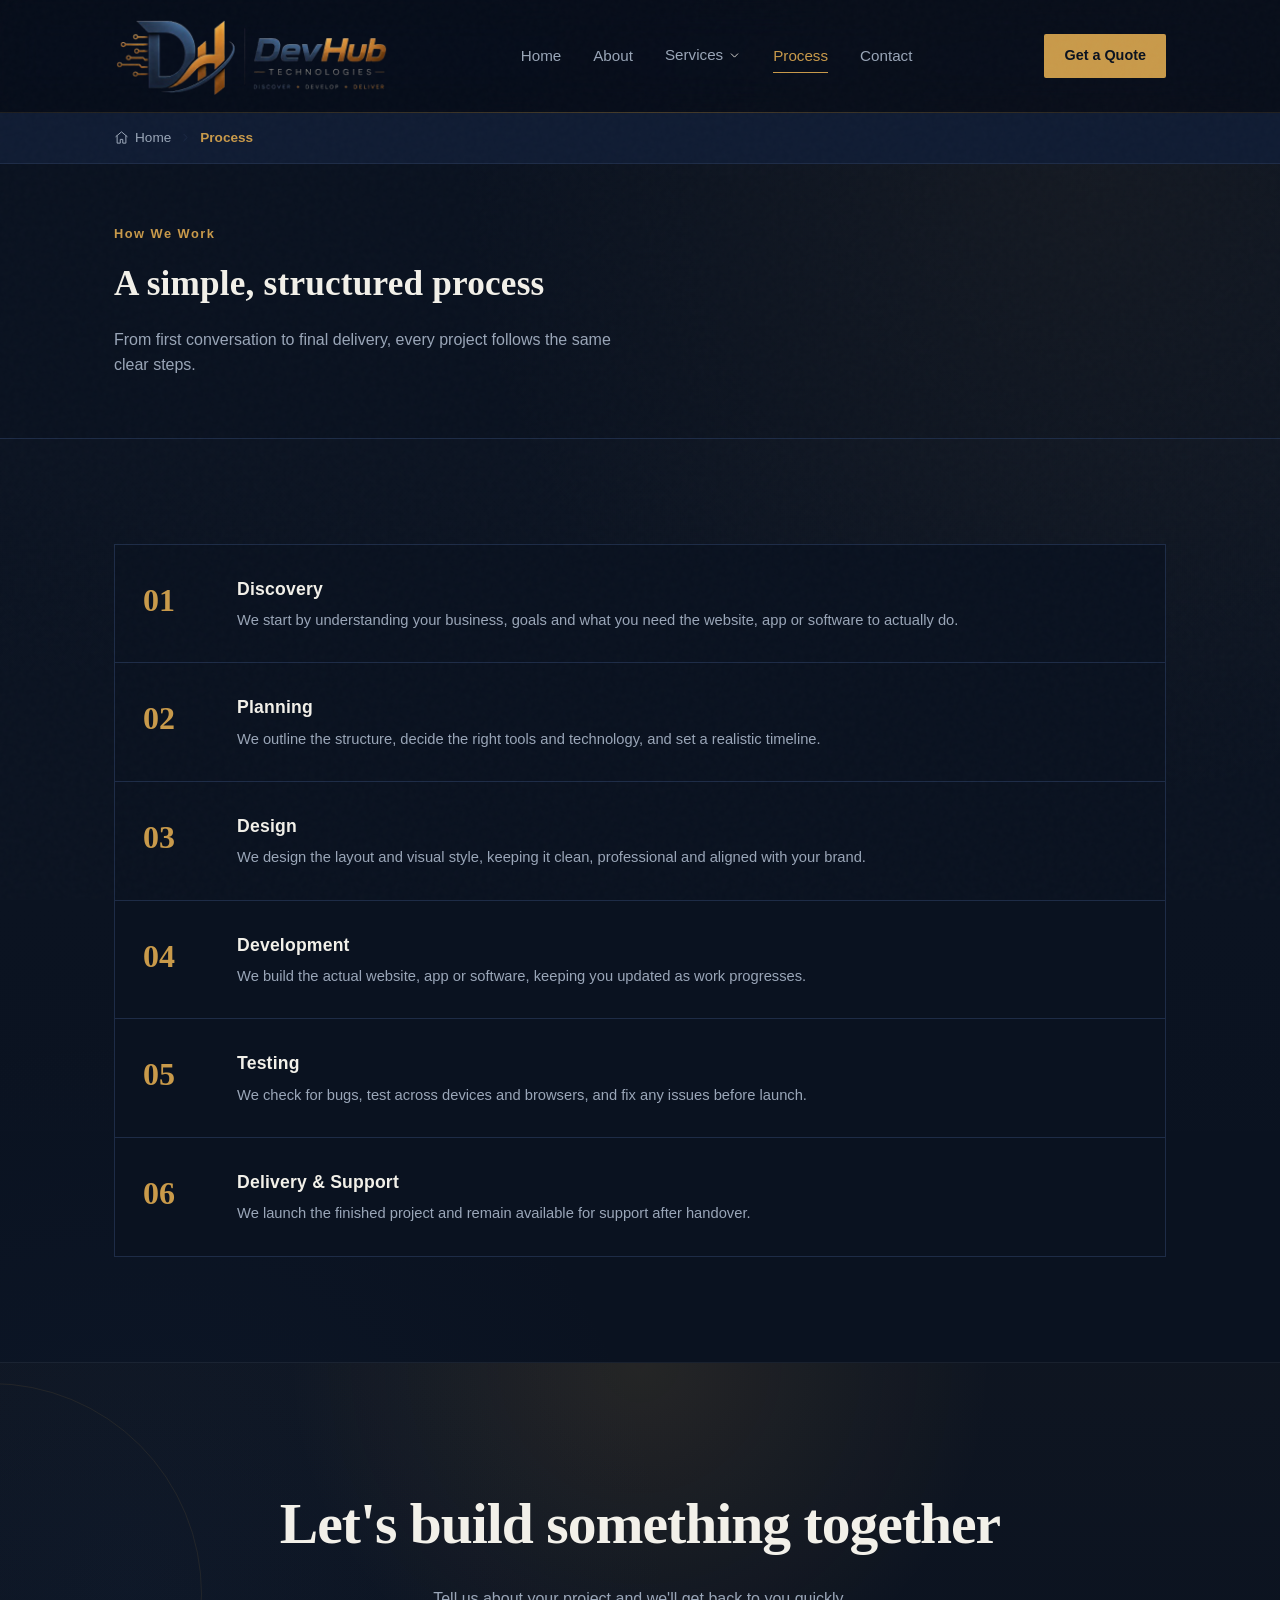
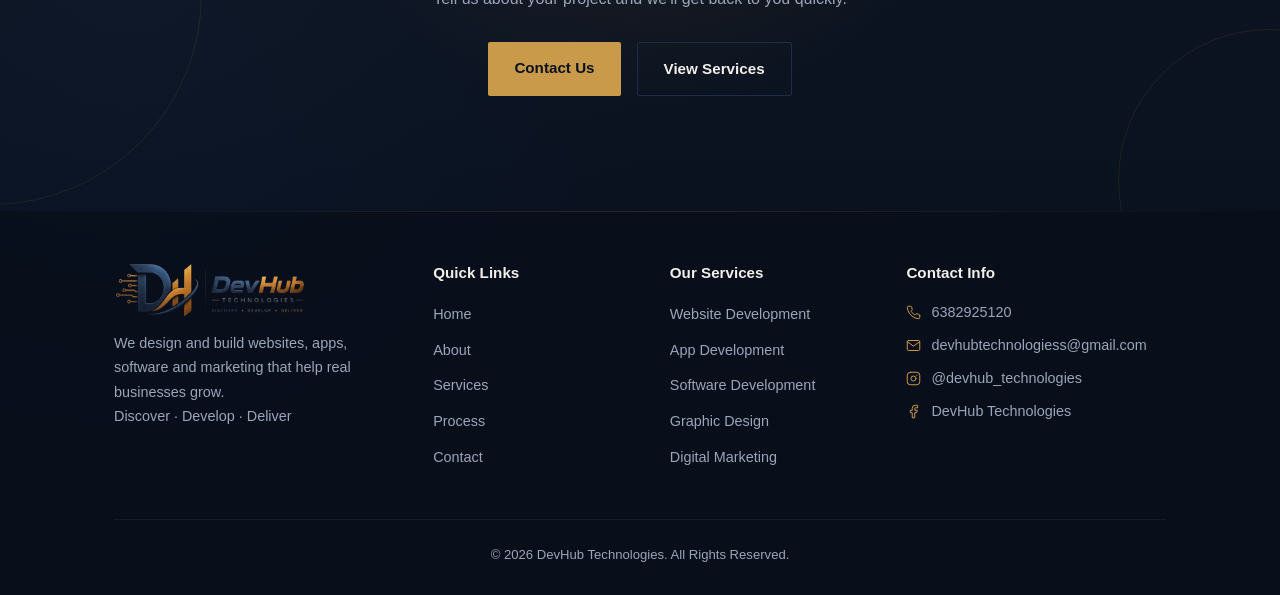
<file: process.html>
<!DOCTYPE html>
<html lang="en">
<head>
<meta charset="UTF-8">
<meta name="viewport" content="width=device-width, initial-scale=1.0">
<title>DevHub Technologies | Websites Development | Apps Development | Software Development | Digital Marketing | Graphic Designs </title>
<meta name="keywords" content="DevHub Technologies, Website Development, App Development, Software Development, Digital Marketing, Graphic Design, SEO Services, Web Design Company">
<meta name="description" content="DevHub Technologies provides professional website development, mobile app development, custom software solutions, digital marketing, graphic design, and SEO services to help businesses grow online.">
<link rel="stylesheet" href="style.css">
<link rel="shortcut icon" type="image/png" href="assets/favicon.png">
</head>
<body>
<div class="page-progress" id="pageProgress" aria-hidden="true"></div>

<header>
  <div class="nav-wrap">
    <a href="index.html" class="brand"><img src="assets/dev logo.png" alt="DevHub Technologies logo" class="brand-logo"></a>
    <nav>
      <ul id="navList">
        <li><a href="index.html">Home</a></li>
        <li><a href="about.html">About</a></li>
        <li class="has-dropdown">
          <span class="dd-trigger"><a href="services.html">Services</a><svg class="isvg" viewBox="0 0 24 24"><path d="m6 9 6 6 6-6"/></svg></span>
          <div class="mega-dropdown">
            <a class="dd-item" href="service-website-development.html">
              <span class="dd-icon"><svg class="isvg" viewBox="0 0 24 24"><rect x="2" y="4" width="20" height="13" rx="1.5"/><path d="M8 21h8M12 17v4"/><path d="m9 9-2 2 2 2M15 9l2 2-2 2"/></svg></span>
              <span><h5>Website Development</h5><p>Responsive business websites</p></span>
            </a>
            <a class="dd-item" href="service-app-development.html">
              <span class="dd-icon"><svg class="isvg" viewBox="0 0 24 24"><rect x="6" y="2" width="12" height="20" rx="2"/><path d="M10 18h4"/></svg></span>
              <span><h5>App Development</h5><p>Android &amp; iOS applications</p></span>
            </a>
            <a class="dd-item" href="service-software-development.html">
              <span class="dd-icon"><svg class="isvg" viewBox="0 0 24 24"><circle cx="12" cy="12" r="3"/><path d="M19.4 15a1.7 1.7 0 0 0 .34 1.87l.06.06a2 2 0 1 1-2.83 2.83l-.06-.06a1.7 1.7 0 0 0-1.87-.34 1.7 1.7 0 0 0-1 1.55V21a2 2 0 0 1-4 0v-.09A1.7 1.7 0 0 0 9 19.4a1.7 1.7 0 0 0-1.87.34l-.06.06a2 2 0 1 1-2.83-2.83l.06-.06A1.7 1.7 0 0 0 4.6 15a1.7 1.7 0 0 0-1.55-1H3a2 2 0 0 1 0-4h.09A1.7 1.7 0 0 0 4.6 9a1.7 1.7 0 0 0-.34-1.87l-.06-.06a2 2 0 1 1 2.83-2.83l.06.06A1.7 1.7 0 0 0 9 4.6a1.7 1.7 0 0 0 1-1.55V3a2 2 0 0 1 4 0v.09a1.7 1.7 0 0 0 1 1.55 1.7 1.7 0 0 0 1.87-.34l.06-.06a2 2 0 1 1 2.83 2.83l-.06.06A1.7 1.7 0 0 0 19.4 9a1.7 1.7 0 0 0 1.55 1H21a2 2 0 0 1 0 4h-.09a1.7 1.7 0 0 0-1.51 1z"/></svg></span>
              <span><h5>Software Development</h5><p>Custom tools &amp; systems</p></span>
            </a>
            <a class="dd-item" href="service-graphic-design.html">
              <span class="dd-icon"><svg class="isvg" viewBox="0 0 24 24"><path d="M12 2a10 10 0 1 0 10 10c0-1-.5-2-2-2h-3a2 2 0 0 1-2-2c0-1 .5-1.5 1-2 .5-.5 1-1 1-2 0-1.5-2-2-3-2z"/><circle cx="7" cy="12" r="1"/><circle cx="9" cy="8" r="1"/><circle cx="14" cy="7" r="1"/></svg></span>
              <span><h5>Graphic Design</h5><p>Logos &amp; brand identity</p></span>
            </a>
            <a class="dd-item" href="service-digital-marketing.html">
              <span class="dd-icon"><svg class="isvg" viewBox="0 0 24 24"><path d="M3 11v2a2 2 0 0 0 2 2h1l3 5V6l-3 5H5a2 2 0 0 0-2 2z"/><path d="M14 8a4 4 0 0 1 0 8"/><path d="M17.5 5.5a8 8 0 0 1 0 13"/></svg></span>
              <span><h5>Digital Marketing</h5><p>Social, content &amp; SEO</p></span>
            </a>
            <a class="dd-item" href="service-seo-optimization.html">
              <span class="dd-icon"><svg class="isvg" viewBox="0 0 24 24"><circle cx="11" cy="11" r="7"/><path d="m21 21-4.3-4.3"/></svg></span>
              <span><h5>SEO Optimization</h5><p>Rank higher on search engines</p></span>
            </a>
            <a class="dd-viewall" href="services.html"><span>Explore →</span></a>
          </div>
        </li>
        <li><a href="process.html" class="active">Process</a></li>
        <li><a href="contact.html">Contact</a></li>
      </ul>
    </nav>
    <a href="contact.html" class="nav-cta magnetic">Get a Quote</a>
    <button class="menu-btn" id="menuBtn" aria-label="Toggle menu">
      <span></span><span></span><span></span>
    </button>
  </div>
</header>

<div class="breadcrumb-bar">
  <div class="container">
    <div class="breadcrumbs">
      <a href="index.html"><svg class="isvg" viewBox="0 0 24 24"><path d="M3 10.5 12 3l9 7.5"/><path d="M5 9.5V21h5v-6h4v6h5V9.5"/></svg>Home</a>
      <svg class="isvg sep" viewBox="0 0 24 24"><path d="m9 6 6 6-6 6"/></svg>
      <span class="current">Process</span>
    </div>
  </div>
</div>

<section class="page-banner">
  <div class="container">
    <div class="kicker">How We Work</div>
    <h1>A simple, structured process</h1>
    <p>From first conversation to final delivery, every project follows the same clear steps.</p>
  </div>
</section>

<section>
  <div class="container">
    <div class="process-detail">
      <div class="process-detail-row reveal reveal-delay-1">
        <div class="process-detail-num">01</div>
        <div class="process-detail-text">
          <h3>Discovery</h3>
          <p>We start by understanding your business, goals and what you need the website, app or software to actually do.</p>
        </div>
      </div>
      <div class="process-detail-row reveal reveal-delay-2">
        <div class="process-detail-num">02</div>
        <div class="process-detail-text">
          <h3>Planning</h3>
          <p>We outline the structure, decide the right tools and technology, and set a realistic timeline.</p>
        </div>
      </div>
      <div class="process-detail-row reveal reveal-delay-3">
        <div class="process-detail-num">03</div>
        <div class="process-detail-text">
          <h3>Design</h3>
          <p>We design the layout and visual style, keeping it clean, professional and aligned with your brand.</p>
        </div>
      </div>
      <div class="process-detail-row reveal reveal-delay-4">
        <div class="process-detail-num">04</div>
        <div class="process-detail-text">
          <h3>Development</h3>
          <p>We build the actual website, app or software, keeping you updated as work progresses.</p>
        </div>
      </div>
      <div class="process-detail-row reveal reveal-delay-5">
        <div class="process-detail-num">05</div>
        <div class="process-detail-text">
          <h3>Testing</h3>
          <p>We check for bugs, test across devices and browsers, and fix any issues before launch.</p>
        </div>
      </div>
      <div class="process-detail-row reveal">
        <div class="process-detail-num">06</div>
        <div class="process-detail-text">
          <h3>Delivery & Support</h3>
          <p>We launch the finished project and remain available for support after handover.</p>
        </div>
      </div>
    </div>
  </div>
</section>

<section class="cta-band">
  <div class="container">
    <h2>Let's build something together</h2>
    <p>Tell us about your project and we'll get back to you quickly.</p>
    <div class="btn-row" style="justify-content:center;">
      <a href="contact.html" class="btn-primary">Contact Us</a>
      <a href="services.html" class="btn-secondary">View Services</a>
    </div>
  </div>
</section>

<footer>
  <div class="container">
    <div class="footer-grid">
      <div class="footer-brand">
        <a href="index.html"><img src="assets/dev logo.png" alt="DevHub Technologies" class="footer-logo"></a>
        <p>We design and build websites, apps, software and marketing that help real businesses grow.<br>Discover · Develop · Deliver</p>
      </div>
      <div class="footer-col">
        <h4>Quick Links</h4>
        <ul>
          <li><a href="index.html">Home</a></li>
          <li><a href="about.html">About</a></li>
          <li><a href="services.html">Services</a></li>
          <li><a href="process.html">Process</a></li>
          <li><a href="contact.html">Contact</a></li>
        </ul>
      </div>
      <div class="footer-col">
        <h4>Our Services</h4>
        <ul>
          <li><a href="service-website-development.html">Website Development</a></li>
          <li><a href="service-app-development.html">App Development</a></li>
          <li><a href="service-software-development.html">Software Development</a></li>
          <li><a href="service-graphic-design.html">Graphic Design</a></li>
          <li><a href="service-digital-marketing.html">Digital Marketing</a></li>
          <!-- <li><a href="service-seo-optimization.html">SEO Optimization</a></li> -->
        </ul>
      </div>
      <div class="footer-col">
        <h4>Contact Info</h4>
        <ul class="footer-contact-list">
          <li><a href="tel:6382925120"><svg class="isvg" viewBox="0 0 24 24"><path d="M22 16.92v3a2 2 0 0 1-2.18 2 19.79 19.79 0 0 1-8.63-3.07 19.5 19.5 0 0 1-6-6 19.79 19.79 0 0 1-3.07-8.67A2 2 0 0 1 4.11 2h3a2 2 0 0 1 2 1.72c.13.96.36 1.9.7 2.81a2 2 0 0 1-.45 2.11L8.09 9.91a16 16 0 0 0 6 6l1.27-1.27a2 2 0 0 1 2.11-.45c.91.34 1.85.57 2.81.7A2 2 0 0 1 22 16.92z"/></svg><span>6382925120</span></a></li>
          <li><a href="mailto:devhubtechnologiess@gmail.com"><svg class="isvg" viewBox="0 0 24 24"><rect x="2" y="4" width="20" height="16" rx="2"/><path d="m22 6-10 7L2 6"/></svg><span>devhubtechnologiess@gmail.com</span></a></li>
          <li><a href="https://instagram.com/devhub_technologies" target="_blank"><svg class="isvg" viewBox="0 0 24 24"><rect x="2" y="2" width="20" height="20" rx="5"/><circle cx="12" cy="12" r="4"/><circle cx="17.5" cy="6.5" r="1" fill="currentColor" stroke="none"/></svg><span>@devhub_technologies</span></a></li>
          <li><a href="https://www.facebook.com/61594018434029/" target="_blank"><svg class="isvg" viewBox="0 0 24 24"><path d="M18 2h-3a5 5 0 0 0-5 5v3H7v4h3v8h4v-8h3l1-4h-4V7a1 1 0 0 1 1-1h3z"/></svg><span>DevHub Technologies</span></a></li>
        </ul>
      </div>
    </div>
    <div class="footer-bottom">
      <span>© 2026 DevHub Technologies. All Rights Reserved.</span>
    </div>
  </div>
</footer>

<button id="scrollTopBtn" class="scroll-top-btn" aria-label="Scroll to top">
  <svg class="isvg" viewBox="0 0 24 24"><path d="M12 19V5M5 12l7-7 7 7"/></svg>
</button>

<script>
  document.getElementById('menuBtn').addEventListener('click', function(){
    document.getElementById('navList').classList.toggle('open');
  });
  document.querySelectorAll('.has-dropdown .dd-trigger .isvg').forEach(function(icon){
    icon.addEventListener('click', function(e){
      e.preventDefault();
      e.stopPropagation();
      icon.closest('li').classList.toggle('open');
    });
  });
  var revealObserver = new IntersectionObserver(function(entries){
    entries.forEach(function(entry){
      if(entry.isIntersecting){
        entry.target.classList.add('in');
        revealObserver.unobserve(entry.target);
      }
    });
  }, {threshold:0.15});
  document.querySelectorAll('.reveal').forEach(function(el){ revealObserver.observe(el); });

  var scrollBtn = document.getElementById('scrollTopBtn');
  window.addEventListener('scroll', function(){
    if(window.scrollY > 400){ scrollBtn.classList.add('show'); }
    else{ scrollBtn.classList.remove('show'); }
  });
  scrollBtn.addEventListener('click', function(){
    window.scrollTo({top:0, behavior:'smooth'});
  });
</script>

</body>
</html>
</file>
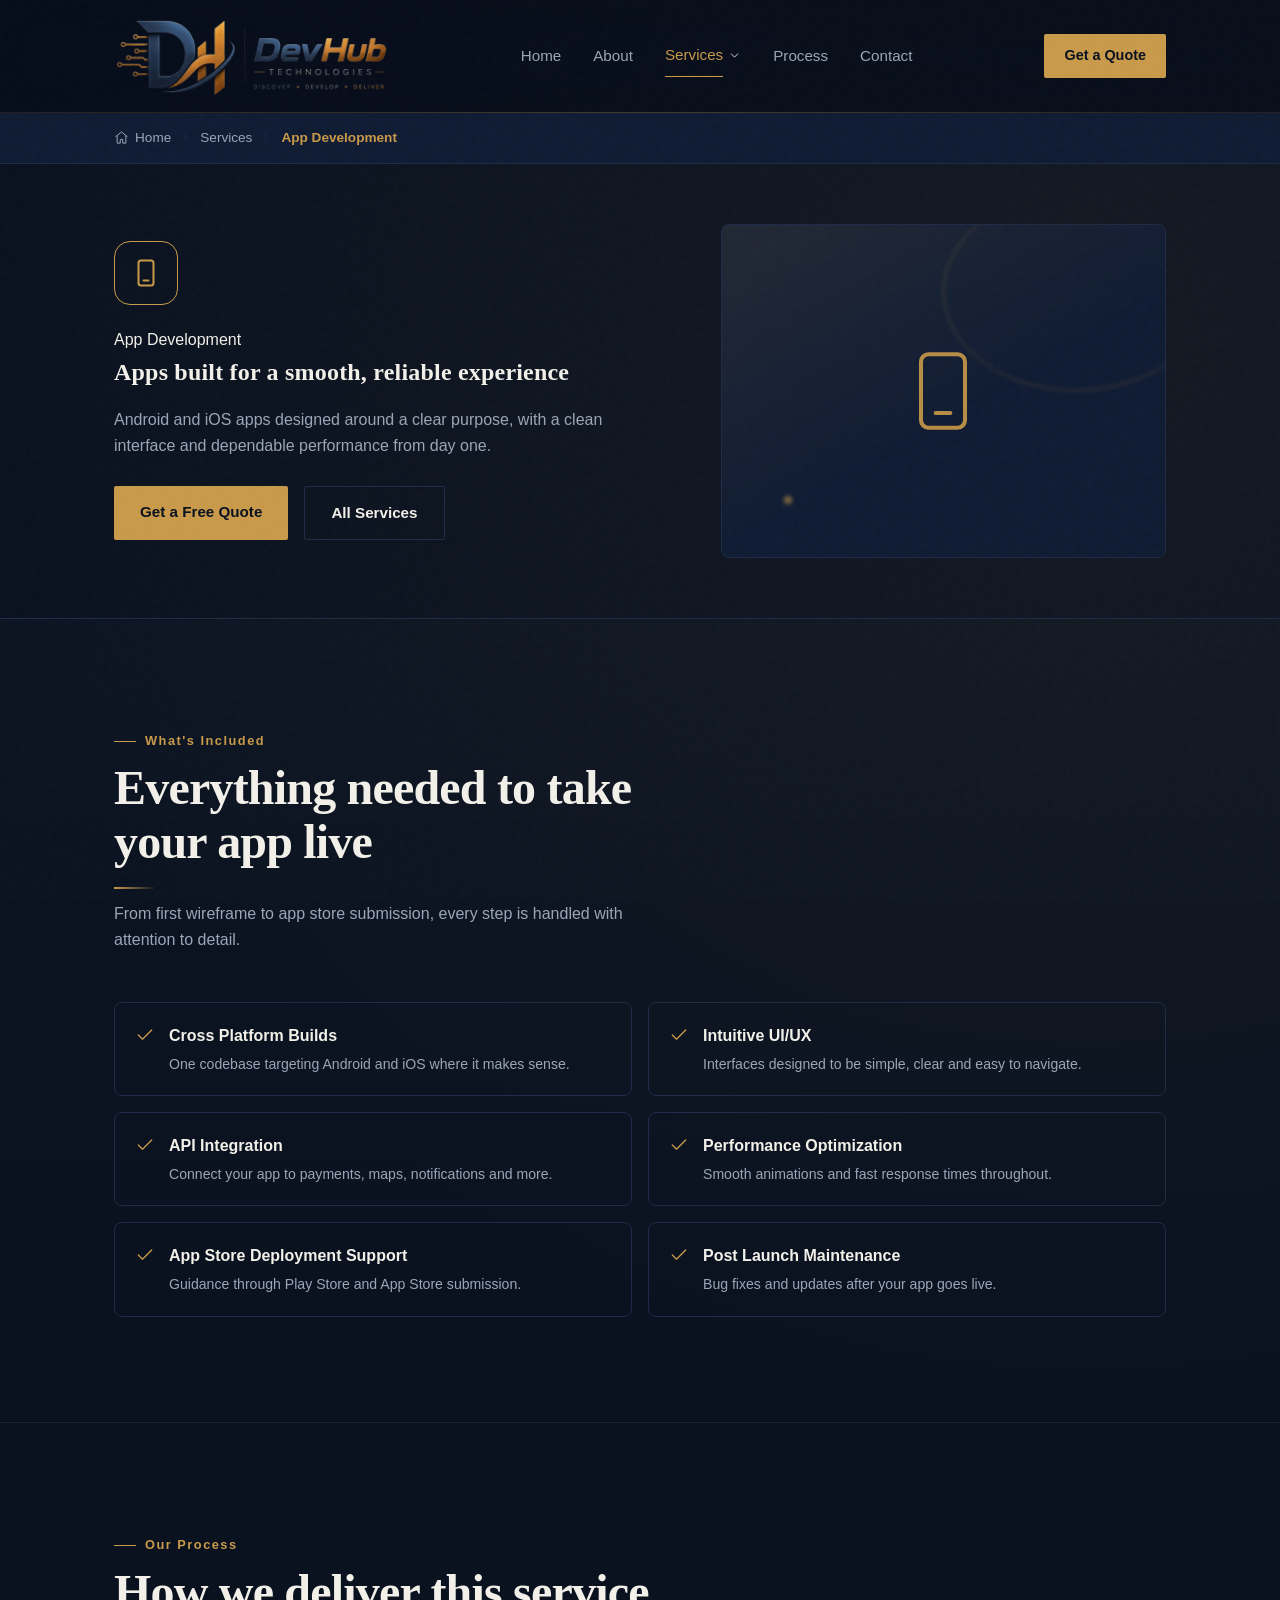
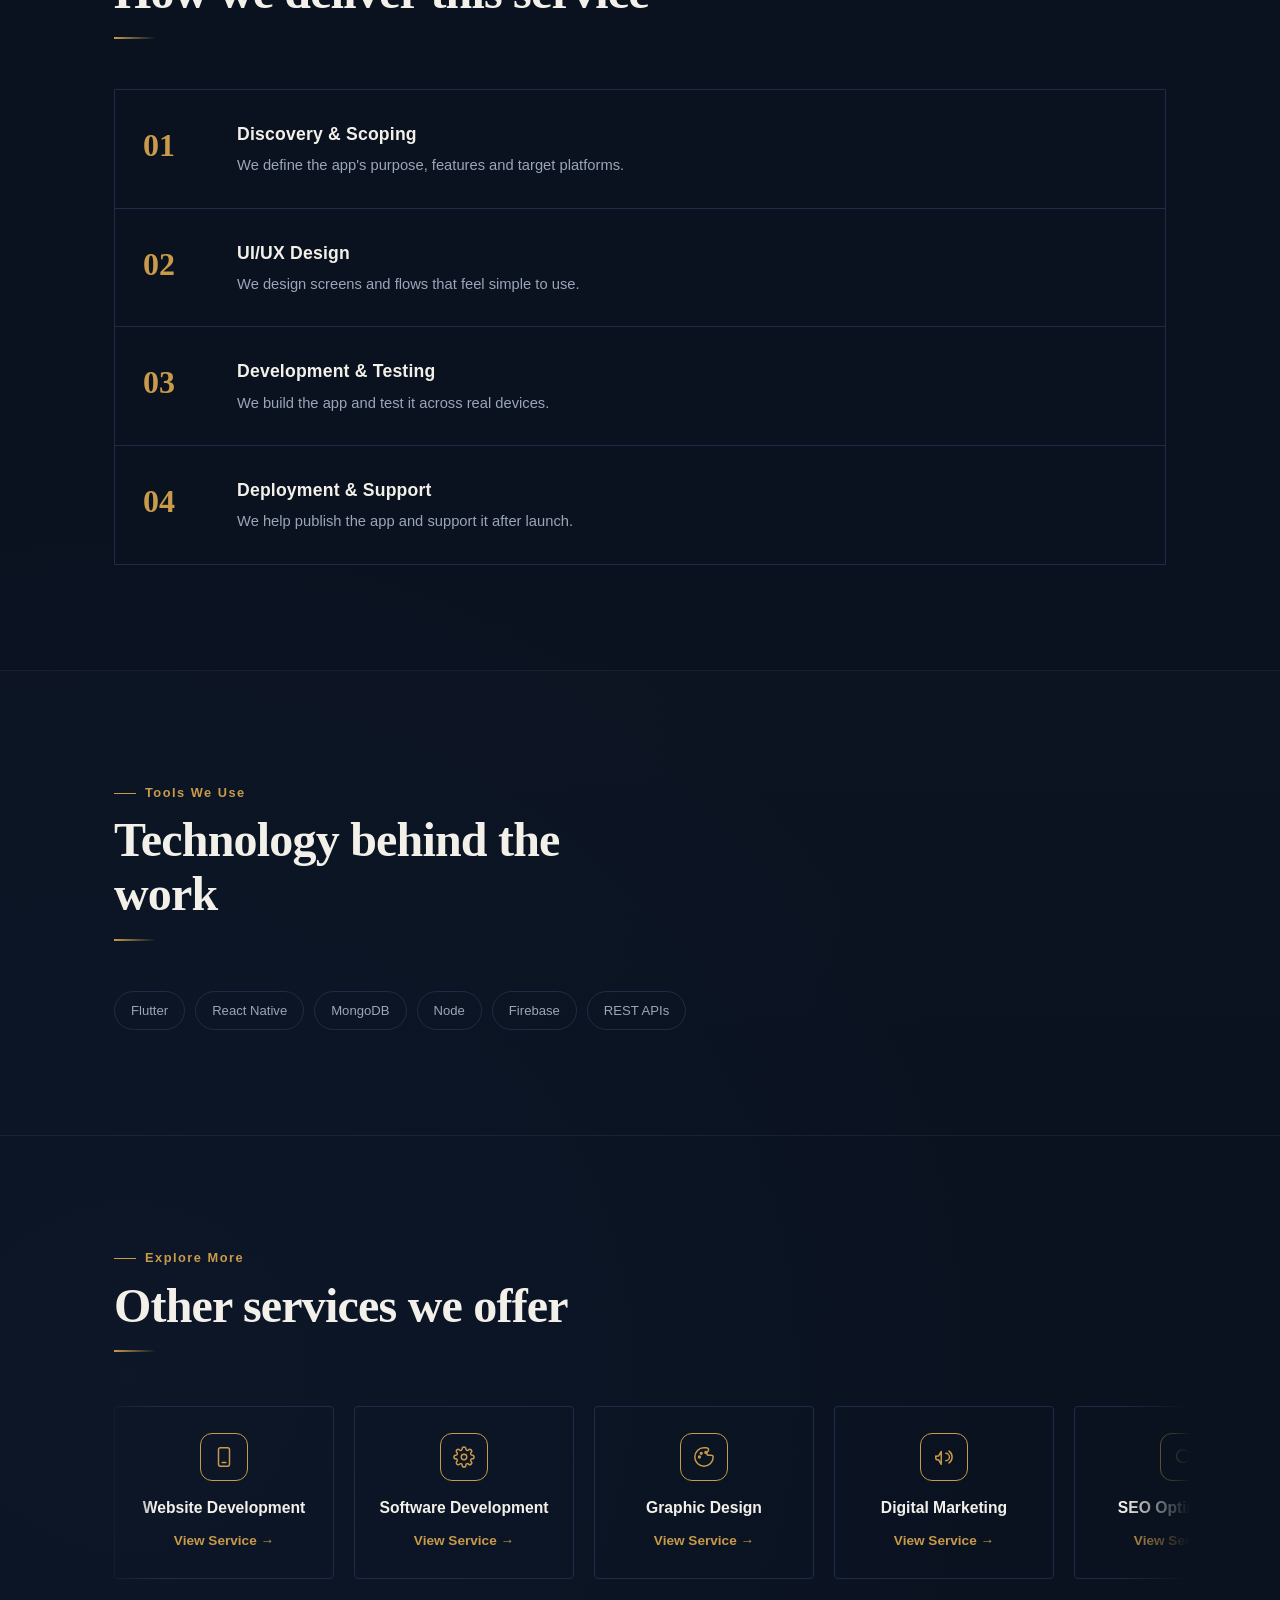
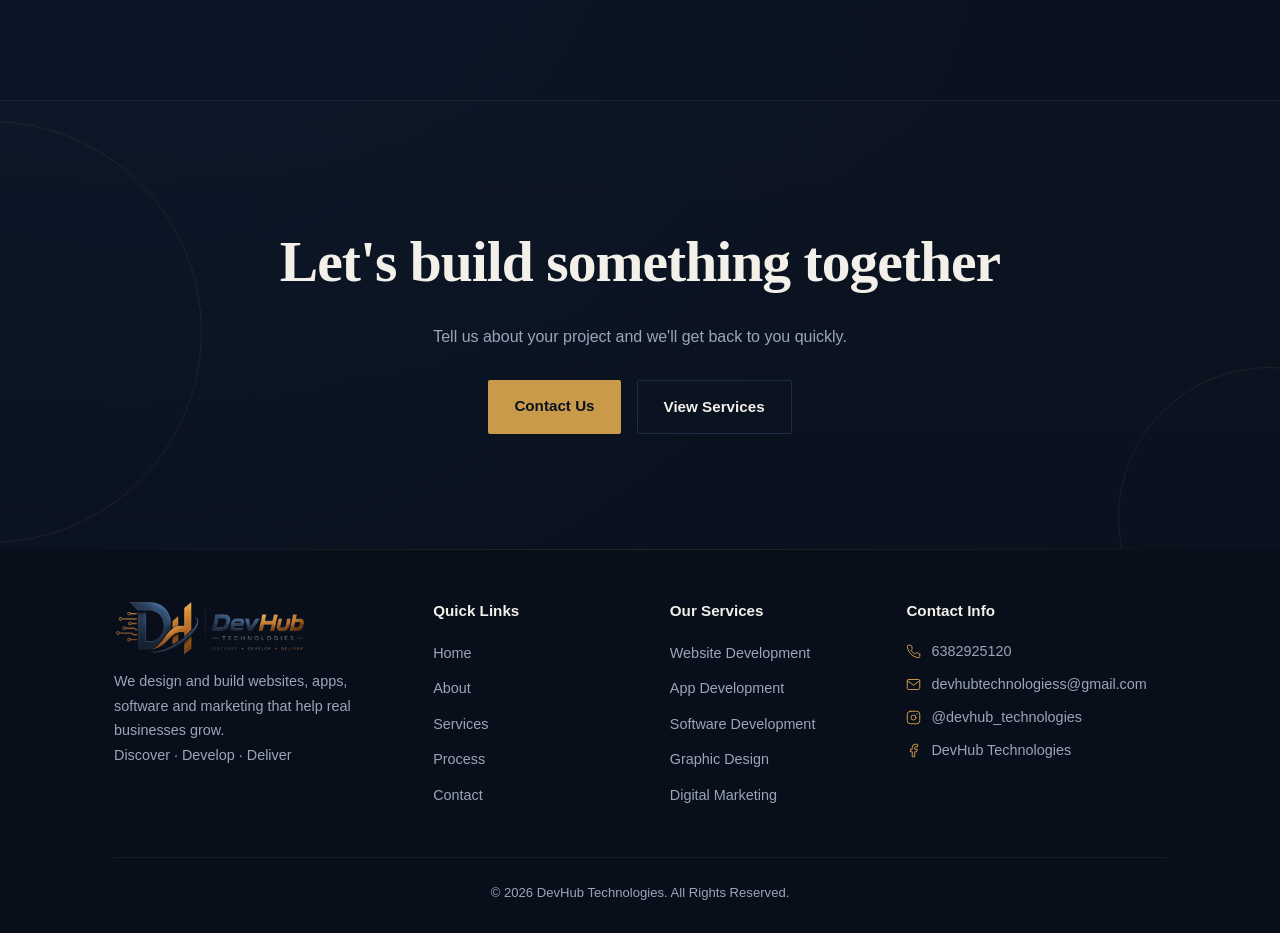
<file: service-app-development.html>
<!DOCTYPE html>
<html lang="en">
<head>
<meta charset="UTF-8">
<meta name="viewport" content="width=device-width, initial-scale=1.0">
<title>DevHub Technologies | Websites Development | Apps Development | Software Development | Digital Marketing | Graphic Designs </title>
<meta name="keywords" content="DevHub Technologies, Website Development, App Development, Software Development, Digital Marketing, Graphic Design, SEO Services, Web Design Company">
<meta name="description" content="DevHub Technologies provides professional website development, mobile app development, custom software solutions, digital marketing, graphic design, and SEO services to help businesses grow online.">
<link rel="stylesheet" href="style.css">
<link rel="shortcut icon" type="image/png" href="assets/favicon.png">
</head>
<body>
<div class="page-progress" id="pageProgress" aria-hidden="true"></div>

<header>
  <div class="nav-wrap">
    <a href="index.html" class="brand"><img src="assets/dev logo.png" alt="DevHub Technologies logo" class="brand-logo"></a>
    <nav>
      <ul id="navList">
        <li><a href="index.html">Home</a></li>
        <li><a href="about.html">About</a></li>
        <li class="has-dropdown">
          <span class="dd-trigger"><a href="services.html" class="active">Services</a><svg class="isvg" viewBox="0 0 24 24"><path d="m6 9 6 6 6-6"/></svg></span>
          <div class="mega-dropdown">
            <a class="dd-item" href="service-website-development.html">
              <span class="dd-icon"><svg class="isvg" viewBox="0 0 24 24"><rect x="2" y="4" width="20" height="13" rx="1.5"/><path d="M8 21h8M12 17v4"/><path d="m9 9-2 2 2 2M15 9l2 2-2 2"/></svg></span>
              <span><h5>Website Development</h5><p>Responsive business websites</p></span>
            </a>
            <a class="dd-item" href="service-app-development.html">
              <span class="dd-icon"><svg class="isvg" viewBox="0 0 24 24"><rect x="6" y="2" width="12" height="20" rx="2"/><path d="M10 18h4"/></svg></span>
              <span><h5>App Development</h5><p>Android &amp; iOS applications</p></span>
            </a>
            <a class="dd-item" href="service-software-development.html">
              <span class="dd-icon"><svg class="isvg" viewBox="0 0 24 24"><circle cx="12" cy="12" r="3"/><path d="M19.4 15a1.7 1.7 0 0 0 .34 1.87l.06.06a2 2 0 1 1-2.83 2.83l-.06-.06a1.7 1.7 0 0 0-1.87-.34 1.7 1.7 0 0 0-1 1.55V21a2 2 0 0 1-4 0v-.09A1.7 1.7 0 0 0 9 19.4a1.7 1.7 0 0 0-1.87.34l-.06.06a2 2 0 1 1-2.83-2.83l.06-.06A1.7 1.7 0 0 0 4.6 15a1.7 1.7 0 0 0-1.55-1H3a2 2 0 0 1 0-4h.09A1.7 1.7 0 0 0 4.6 9a1.7 1.7 0 0 0-.34-1.87l-.06-.06a2 2 0 1 1 2.83-2.83l.06.06A1.7 1.7 0 0 0 9 4.6a1.7 1.7 0 0 0 1-1.55V3a2 2 0 0 1 4 0v.09a1.7 1.7 0 0 0 1 1.55 1.7 1.7 0 0 0 1.87-.34l.06-.06a2 2 0 1 1 2.83 2.83l-.06.06A1.7 1.7 0 0 0 19.4 9a1.7 1.7 0 0 0 1.55 1H21a2 2 0 0 1 0 4h-.09a1.7 1.7 0 0 0-1.51 1z"/></svg></span>
              <span><h5>Software Development</h5><p>Custom tools &amp; systems</p></span>
            </a>
            <a class="dd-item" href="service-graphic-design.html">
              <span class="dd-icon"><svg class="isvg" viewBox="0 0 24 24"><path d="M12 2a10 10 0 1 0 10 10c0-1-.5-2-2-2h-3a2 2 0 0 1-2-2c0-1 .5-1.5 1-2 .5-.5 1-1 1-2 0-1.5-2-2-3-2z"/><circle cx="7" cy="12" r="1"/><circle cx="9" cy="8" r="1"/><circle cx="14" cy="7" r="1"/></svg></span>
              <span><h5>Graphic Design</h5><p>Logos &amp; brand identity</p></span>
            </a>
            <a class="dd-item" href="service-digital-marketing.html">
              <span class="dd-icon"><svg class="isvg" viewBox="0 0 24 24"><path d="M3 11v2a2 2 0 0 0 2 2h1l3 5V6l-3 5H5a2 2 0 0 0-2 2z"/><path d="M14 8a4 4 0 0 1 0 8"/><path d="M17.5 5.5a8 8 0 0 1 0 13"/></svg></span>
              <span><h5>Digital Marketing</h5><p>Social, content &amp; SEO</p></span>
            </a>
            <a class="dd-item" href="service-seo-optimization.html">
              <span class="dd-icon"><svg class="isvg" viewBox="0 0 24 24"><circle cx="11" cy="11" r="7"/><path d="m21 21-4.3-4.3"/></svg></span>
              <span><h5>SEO Optimization</h5><p>Rank higher on search engines</p></span>
            </a>
            <a class="dd-viewall" href="services.html"><span>Explore →</span></a>
          </div>
        </li>
        <li><a href="process.html">Process</a></li>
        <li><a href="contact.html">Contact</a></li>
      </ul>
    </nav>
    <a href="contact.html" class="nav-cta magnetic">Get a Quote</a>
    <button class="menu-btn" id="menuBtn" aria-label="Toggle menu">
      <span></span><span></span><span></span>
    </button>
  </div>
</header>

<div class="breadcrumb-bar">
  <div class="container">
    <div class="breadcrumbs">
      <a href="index.html"><svg class="isvg" viewBox="0 0 24 24"><path d="M3 10.5 12 3l9 7.5"/><path d="M5 9.5V21h5v-6h4v6h5V9.5"/></svg>Home</a>
      <svg class="isvg sep" viewBox="0 0 24 24"><path d="m9 6 6 6-6 6"/></svg>
      <a href="services.html">Services</a>
      <svg class="isvg sep" viewBox="0 0 24 24"><path d="m9 6 6 6-6 6"/></svg>
      <span class="current">App Development</span>
    </div>
  </div>
</div>

<section class="service-hero">
  <div class="container service-hero-grid">
    <div class="reveal in">
      <div class="service-page-icon"><svg class="isvg" viewBox="0 0 24 24"><rect x="6" y="2" width="12" height="20" rx="2"/><path d="M10 18h4"/></svg></div>
      <div class="kicker">App Development</div>
      <h1>Apps built for a smooth, reliable experience</h1>
      <p style="color:var(--slate);margin-top:16px;max-width:520px;">Android and iOS apps designed around a clear purpose, with a clean interface and dependable performance from day one.</p>
      <div class="btn-row" style="margin-top:28px;">
        <a href="contact.html" class="btn-primary">Get a Free Quote</a>
        <a href="services.html" class="btn-secondary">All Services</a>
      </div>
    </div>
    <div class="service-showcase reveal in reveal-delay-2">
      <div class="shape shape-ring" style="width:60%;height:60%;top:-10%;right:-10%;animation:spinSlow 20s linear infinite;"></div>
      <div class="shape shape-dot" style="width:8px;height:8px;bottom:16%;left:14%;animation:floatY 5s ease-in-out infinite;"></div>
      <div class="glyph-big"><svg class="isvg" viewBox="0 0 24 24"><rect x="6" y="2" width="12" height="20" rx="2"/><path d="M10 18h4"/></svg></div>
    </div>
  </div>
</section>

<section>
  <div class="container">
    <div class="section-head">
      <div class="kicker">What's Included</div>
      <h2>Everything needed to take your app live</h2>
      <p>From first wireframe to app store submission, every step is handled with attention to detail.</p>
    </div>
    <div class="feature-list">
      <div class="feature-item reveal">
        <svg class="isvg" viewBox="0 0 24 24"><path d="M20 6 9 17l-5-5"/></svg>
        <div><h4>Cross Platform Builds</h4><p>One codebase targeting Android and iOS where it makes sense.</p></div>
      </div>
      <div class="feature-item reveal reveal-delay-1">
        <svg class="isvg" viewBox="0 0 24 24"><path d="M20 6 9 17l-5-5"/></svg>
        <div><h4>Intuitive UI/UX</h4><p>Interfaces designed to be simple, clear and easy to navigate.</p></div>
      </div>
      <div class="feature-item reveal reveal-delay-2">
        <svg class="isvg" viewBox="0 0 24 24"><path d="M20 6 9 17l-5-5"/></svg>
        <div><h4>API Integration</h4><p>Connect your app to payments, maps, notifications and more.</p></div>
      </div>
      <div class="feature-item reveal reveal-delay-3">
        <svg class="isvg" viewBox="0 0 24 24"><path d="M20 6 9 17l-5-5"/></svg>
        <div><h4>Performance Optimization</h4><p>Smooth animations and fast response times throughout.</p></div>
      </div>
      <div class="feature-item reveal reveal-delay-4">
        <svg class="isvg" viewBox="0 0 24 24"><path d="M20 6 9 17l-5-5"/></svg>
        <div><h4>App Store Deployment Support</h4><p>Guidance through Play Store and App Store submission.</p></div>
      </div>
      <div class="feature-item reveal reveal-delay-5">
        <svg class="isvg" viewBox="0 0 24 24"><path d="M20 6 9 17l-5-5"/></svg>
        <div><h4>Post Launch Maintenance</h4><p>Bug fixes and updates after your app goes live.</p></div>
      </div>
    </div>
  </div>
</section>

<section>
  <div class="container">
    <div class="section-head">
      <div class="kicker">Our Process</div>
      <h2>How we deliver this service</h2>
    </div>
    <div class="process-detail">
      <div class="process-detail-row reveal">
        <div class="process-detail-num">01</div>
        <div class="process-detail-text">
          <h3>Discovery & Scoping</h3>
          <p>We define the app's purpose, features and target platforms.</p>
        </div>
      </div>
      <div class="process-detail-row reveal reveal-delay-1">
        <div class="process-detail-num">02</div>
        <div class="process-detail-text">
          <h3>UI/UX Design</h3>
          <p>We design screens and flows that feel simple to use.</p>
        </div>
      </div>
      <div class="process-detail-row reveal reveal-delay-2">
        <div class="process-detail-num">03</div>
        <div class="process-detail-text">
          <h3>Development & Testing</h3>
          <p>We build the app and test it across real devices.</p>
        </div>
      </div>
      <div class="process-detail-row reveal reveal-delay-3">
        <div class="process-detail-num">04</div>
        <div class="process-detail-text">
          <h3>Deployment & Support</h3>
          <p>We help publish the app and support it after launch.</p>
        </div>
      </div>
    </div>
  </div>
</section>

<section>
  <div class="container">
    <div class="section-head">
      <div class="kicker">Tools We Use</div>
      <h2>Technology behind the work</h2>
    </div>
    <div class="tech-tags reveal in">
        <span class="tech-tag">Flutter</span>
        <span class="tech-tag">React Native</span>
        <span class="tech-tag">MongoDB</span>
        <span class="tech-tag">Node</span>
        <span class="tech-tag">Firebase</span>
        <span class="tech-tag">REST APIs</span>
    </div>
  </div>
</section>

<section>
  <div class="container">
    <div class="section-head">
      <div class="kicker">Explore More</div>
      <h2>Other services we offer</h2>
    </div>
    <div class="related-marquee">
      <div class="related-track">
        <a href="service-Website-development.html" class="related-card">
          <div class="icon-circle"><svg class="isvg" viewBox="0 0 24 24"><rect x="6" y="2" width="12" height="20" rx="2"/><path d="M10 18h4"/></svg></div>
          <h5>Website Development</h5>
          <span>View Service →</span>
        </a>
        <a href="service-software-development.html" class="related-card">
          <div class="icon-circle"><svg class="isvg" viewBox="0 0 24 24"><circle cx="12" cy="12" r="3"/><path d="M19.4 15a1.7 1.7 0 0 0 .34 1.87l.06.06a2 2 0 1 1-2.83 2.83l-.06-.06a1.7 1.7 0 0 0-1.87-.34 1.7 1.7 0 0 0-1 1.55V21a2 2 0 0 1-4 0v-.09A1.7 1.7 0 0 0 9 19.4a1.7 1.7 0 0 0-1.87.34l-.06.06a2 2 0 1 1-2.83-2.83l.06-.06A1.7 1.7 0 0 0 4.6 15a1.7 1.7 0 0 0-1.55-1H3a2 2 0 0 1 0-4h.09A1.7 1.7 0 0 0 4.6 9a1.7 1.7 0 0 0-.34-1.87l-.06-.06a2 2 0 1 1 2.83-2.83l.06.06A1.7 1.7 0 0 0 9 4.6a1.7 1.7 0 0 0 1-1.55V3a2 2 0 0 1 4 0v.09a1.7 1.7 0 0 0 1 1.55 1.7 1.7 0 0 0 1.87-.34l.06-.06a2 2 0 1 1 2.83 2.83l-.06.06A1.7 1.7 0 0 0 19.4 9a1.7 1.7 0 0 0 1.55 1H21a2 2 0 0 1 0 4h-.09a1.7 1.7 0 0 0-1.51 1z"/></svg></div>
          <h5>Software Development</h5>
          <span>View Service →</span>
        </a>
        <a href="service-graphic-design.html" class="related-card">
          <div class="icon-circle"><svg class="isvg" viewBox="0 0 24 24"><path d="M12 2a10 10 0 1 0 10 10c0-1-.5-2-2-2h-3a2 2 0 0 1-2-2c0-1 .5-1.5 1-2 .5-.5 1-1 1-2 0-1.5-2-2-3-2z"/><circle cx="7" cy="12" r="1"/><circle cx="9" cy="8" r="1"/><circle cx="14" cy="7" r="1"/></svg></div>
          <h5>Graphic Design</h5>
          <span>View Service →</span>
        </a>
        <a href="service-digital-marketing.html" class="related-card">
          <div class="icon-circle"><svg class="isvg" viewBox="0 0 24 24"><path d="M3 11v2a2 2 0 0 0 2 2h1l3 5V6l-3 5H5a2 2 0 0 0-2 2z"/><path d="M14 8a4 4 0 0 1 0 8"/><path d="M17.5 5.5a8 8 0 0 1 0 13"/></svg></div>
          <h5>Digital Marketing</h5>
          <span>View Service →</span>
        </a>
        <a href="service-seo-optimization.html" class="related-card">
          <div class="icon-circle"><svg class="isvg" viewBox="0 0 24 24"><circle cx="11" cy="11" r="7"/><path d="m21 21-4.3-4.3"/></svg></div>
          <h5>SEO Optimization</h5>
          <span>View Service →</span>
        </a>
        <!-- duplicate set for seamless infinite loop -->
        <a href="service-Website-development.html" class="related-card" aria-hidden="true">
          <div class="icon-circle"><svg class="isvg" viewBox="0 0 24 24"><rect x="6" y="2" width="12" height="20" rx="2"/><path d="M10 18h4"/></svg></div>
          <h5>Website Development</h5>
          <span>View Service →</span>
        </a>
        <a href="service-software-development.html" class="related-card" aria-hidden="true">
          <div class="icon-circle"><svg class="isvg" viewBox="0 0 24 24"><circle cx="12" cy="12" r="3"/><path d="M19.4 15a1.7 1.7 0 0 0 .34 1.87l.06.06a2 2 0 1 1-2.83 2.83l-.06-.06a1.7 1.7 0 0 0-1.87-.34 1.7 1.7 0 0 0-1 1.55V21a2 2 0 0 1-4 0v-.09A1.7 1.7 0 0 0 9 19.4a1.7 1.7 0 0 0-1.87.34l-.06.06a2 2 0 1 1-2.83-2.83l.06-.06A1.7 1.7 0 0 0 4.6 15a1.7 1.7 0 0 0-1.55-1H3a2 2 0 0 1 0-4h.09A1.7 1.7 0 0 0 4.6 9a1.7 1.7 0 0 0-.34-1.87l-.06-.06a2 2 0 1 1 2.83-2.83l.06.06A1.7 1.7 0 0 0 9 4.6a1.7 1.7 0 0 0 1-1.55V3a2 2 0 0 1 4 0v.09a1.7 1.7 0 0 0 1 1.55 1.7 1.7 0 0 0 1.87-.34l.06-.06a2 2 0 1 1 2.83 2.83l-.06.06A1.7 1.7 0 0 0 19.4 9a1.7 1.7 0 0 0 1.55 1H21a2 2 0 0 1 0 4h-.09a1.7 1.7 0 0 0-1.51 1z"/></svg></div>
          <h5>Software Development</h5>
          <span>View Service →</span>
        </a>
        <a href="service-graphic-design.html" class="related-card" aria-hidden="true">
          <div class="icon-circle"><svg class="isvg" viewBox="0 0 24 24"><path d="M12 2a10 10 0 1 0 10 10c0-1-.5-2-2-2h-3a2 2 0 0 1-2-2c0-1 .5-1.5 1-2 .5-.5 1-1 1-2 0-1.5-2-2-3-2z"/><circle cx="7" cy="12" r="1"/><circle cx="9" cy="8" r="1"/><circle cx="14" cy="7" r="1"/></svg></div>
          <h5>Graphic Design</h5>
          <span>View Service →</span>
        </a>
        <a href="service-digital-marketing.html" class="related-card" aria-hidden="true">
          <div class="icon-circle"><svg class="isvg" viewBox="0 0 24 24"><path d="M3 11v2a2 2 0 0 0 2 2h1l3 5V6l-3 5H5a2 2 0 0 0-2 2z"/><path d="M14 8a4 4 0 0 1 0 8"/><path d="M17.5 5.5a8 8 0 0 1 0 13"/></svg></div>
          <h5>Digital Marketing</h5>
          <span>View Service →</span>
        </a>
        <a href="service-seo-optimization.html" class="related-card" aria-hidden="true">
          <div class="icon-circle"><svg class="isvg" viewBox="0 0 24 24"><circle cx="11" cy="11" r="7"/><path d="m21 21-4.3-4.3"/></svg></div>
          <h5>SEO Optimization</h5>
          <span>View Service →</span>
        </a>
      </div>
    </div>
  </div>
</section>

<section class="cta-band">
  <div class="container">
    <h2>Let's build something together</h2>
    <p>Tell us about your project and we'll get back to you quickly.</p>
    <div class="btn-row" style="justify-content:center;">
      <a href="contact.html" class="btn-primary">Contact Us</a>
      <a href="services.html" class="btn-secondary">View Services</a>
    </div>
  </div>
</section>

<footer>
  <div class="container">
    <div class="footer-grid">
      <div class="footer-brand">
        <a href="index.html"><img src="assets/dev logo.png" alt="DevHub Technologies" class="footer-logo"></a>
        <p>We design and build websites, apps, software and marketing that help real businesses grow.<br>Discover · Develop · Deliver</p>
      </div>
      <div class="footer-col">
        <h4>Quick Links</h4>
        <ul>
          <li><a href="index.html">Home</a></li>
          <li><a href="about.html">About</a></li>
          <li><a href="services.html">Services</a></li>
          <li><a href="process.html">Process</a></li>
          <li><a href="contact.html">Contact</a></li>
        </ul>
      </div>
      <div class="footer-col">
        <h4>Our Services</h4>
        <ul>
          <li><a href="service-website-development.html">Website Development</a></li>
          <li><a href="service-app-development.html">App Development</a></li>
          <li><a href="service-software-development.html">Software Development</a></li>
          <li><a href="service-graphic-design.html">Graphic Design</a></li>
          <li><a href="service-digital-marketing.html">Digital Marketing</a></li>
          <!-- <li><a href="service-seo-optimization.html">SEO Optimization</a></li> -->
        </ul>
      </div>
      <div class="footer-col">
        <h4>Contact Info</h4>
        <ul class="footer-contact-list">
          <li><a href="tel:6382925120"><svg class="isvg" viewBox="0 0 24 24"><path d="M22 16.92v3a2 2 0 0 1-2.18 2 19.79 19.79 0 0 1-8.63-3.07 19.5 19.5 0 0 1-6-6 19.79 19.79 0 0 1-3.07-8.67A2 2 0 0 1 4.11 2h3a2 2 0 0 1 2 1.72c.13.96.36 1.9.7 2.81a2 2 0 0 1-.45 2.11L8.09 9.91a16 16 0 0 0 6 6l1.27-1.27a2 2 0 0 1 2.11-.45c.91.34 1.85.57 2.81.7A2 2 0 0 1 22 16.92z"/></svg><span>6382925120</span></a></li>
          <li><a href="mailto:devhubtechnologiess@gmail.com"><svg class="isvg" viewBox="0 0 24 24"><rect x="2" y="4" width="20" height="16" rx="2"/><path d="m22 6-10 7L2 6"/></svg><span>devhubtechnologiess@gmail.com</span></a></li>
          <li><a href="https://instagram.com/devhub_technologies" target="_blank"><svg class="isvg" viewBox="0 0 24 24"><rect x="2" y="2" width="20" height="20" rx="5"/><circle cx="12" cy="12" r="4"/><circle cx="17.5" cy="6.5" r="1" fill="currentColor" stroke="none"/></svg><span>@devhub_technologies</span></a></li>
          <li><a href="https://www.facebook.com/61594018434029/" target="_blank"><svg class="isvg" viewBox="0 0 24 24"><path d="M18 2h-3a5 5 0 0 0-5 5v3H7v4h3v8h4v-8h3l1-4h-4V7a1 1 0 0 1 1-1h3z"/></svg><span>DevHub Technologies</span></a></li>
        </ul>
      </div>
    </div>
    <div class="footer-bottom">
      <span>© 2026 DevHub Technologies. All Rights Reserved.</span>
    </div>
  </div>
</footer>

<button id="scrollTopBtn" class="scroll-top-btn" aria-label="Scroll to top">
  <svg class="isvg" viewBox="0 0 24 24"><path d="M12 19V5M5 12l7-7 7 7"/></svg>
</button>

<script>
  document.getElementById('menuBtn').addEventListener('click', function(){
    document.getElementById('navList').classList.toggle('open');
  });
  document.querySelectorAll('.has-dropdown .dd-trigger .isvg').forEach(function(icon){
    icon.addEventListener('click', function(e){
      e.preventDefault();
      e.stopPropagation();
      icon.closest('li').classList.toggle('open');
    });
  });
  var revealObserver = new IntersectionObserver(function(entries){
    entries.forEach(function(entry){
      if(entry.isIntersecting){
        entry.target.classList.add('in');
        revealObserver.unobserve(entry.target);
      }
    });
  }, {threshold:0.15});
  document.querySelectorAll('.reveal').forEach(function(el){ revealObserver.observe(el); });

  var scrollBtn = document.getElementById('scrollTopBtn');
  window.addEventListener('scroll', function(){
    if(window.scrollY > 400){ scrollBtn.classList.add('show'); }
    else{ scrollBtn.classList.remove('show'); }
  });
  scrollBtn.addEventListener('click', function(){
    window.scrollTo({top:0, behavior:'smooth'});
  });
</script>

</body>
</html>
</file>
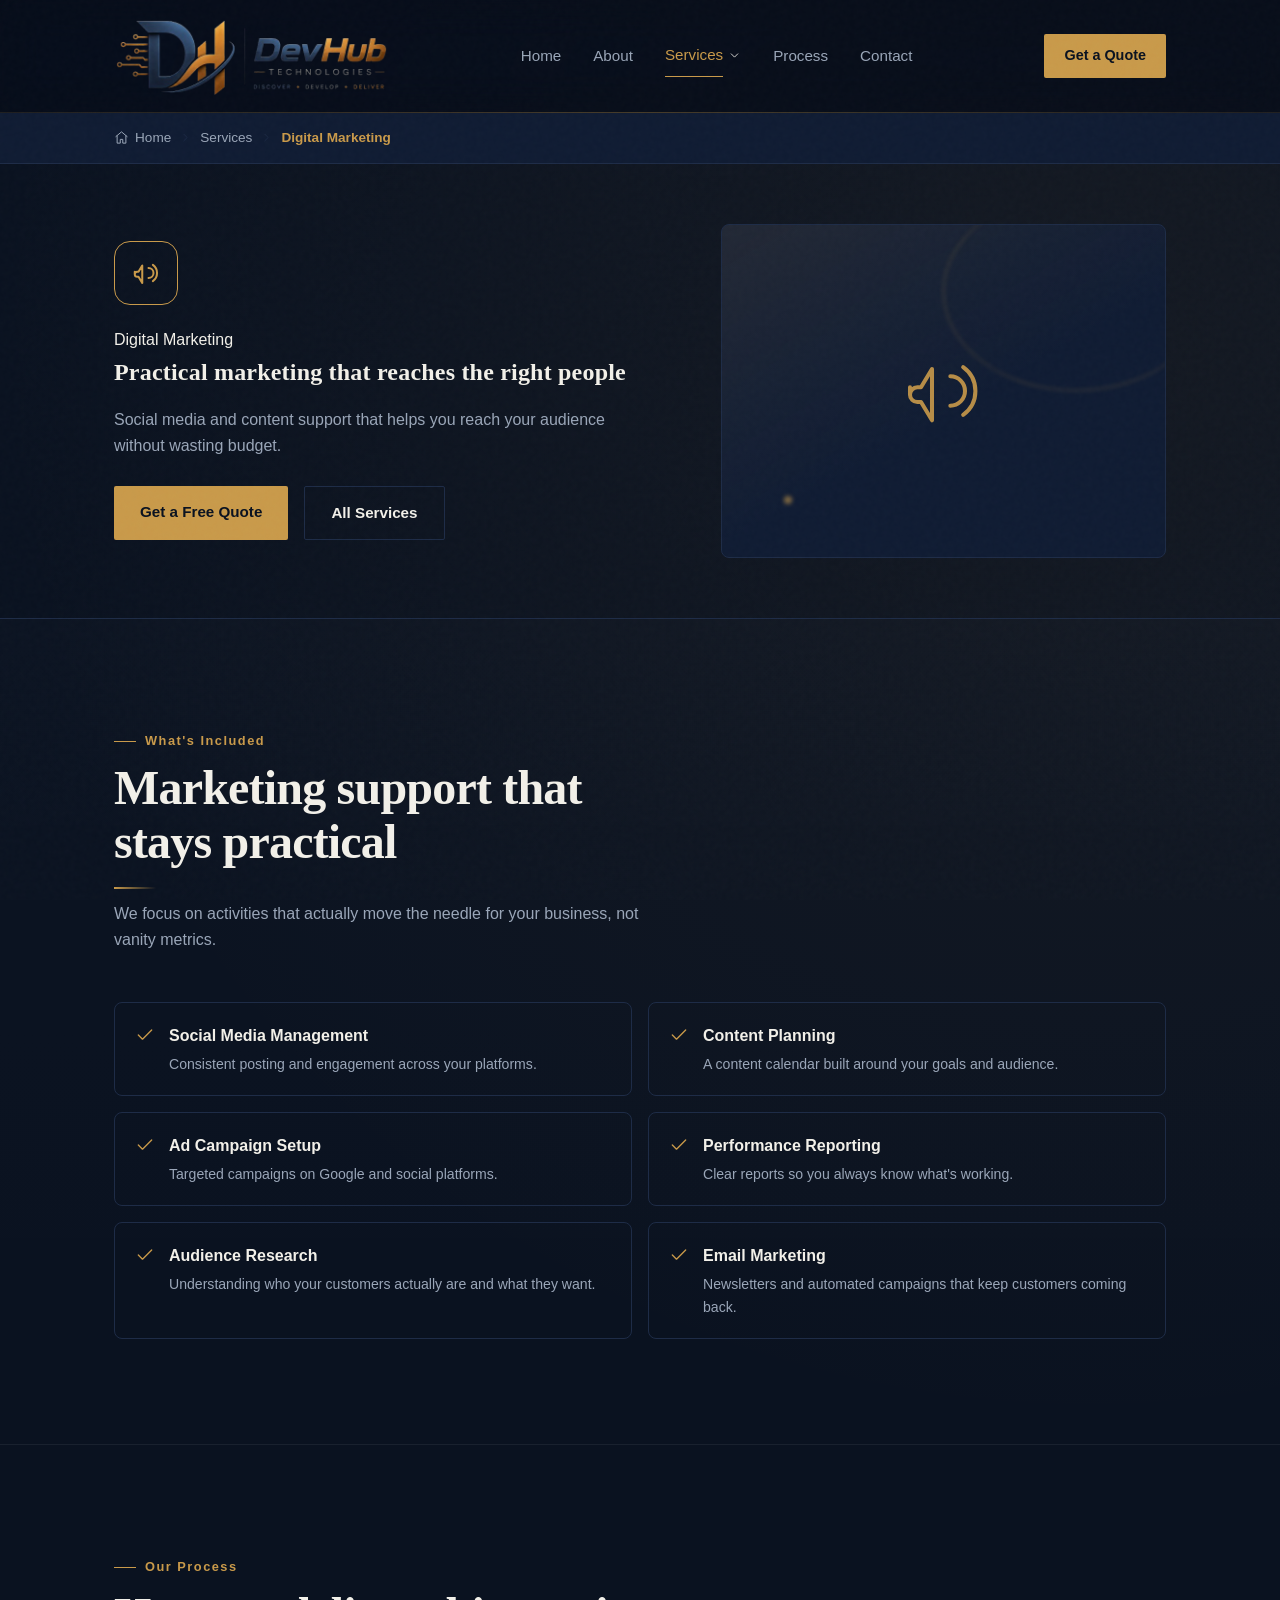
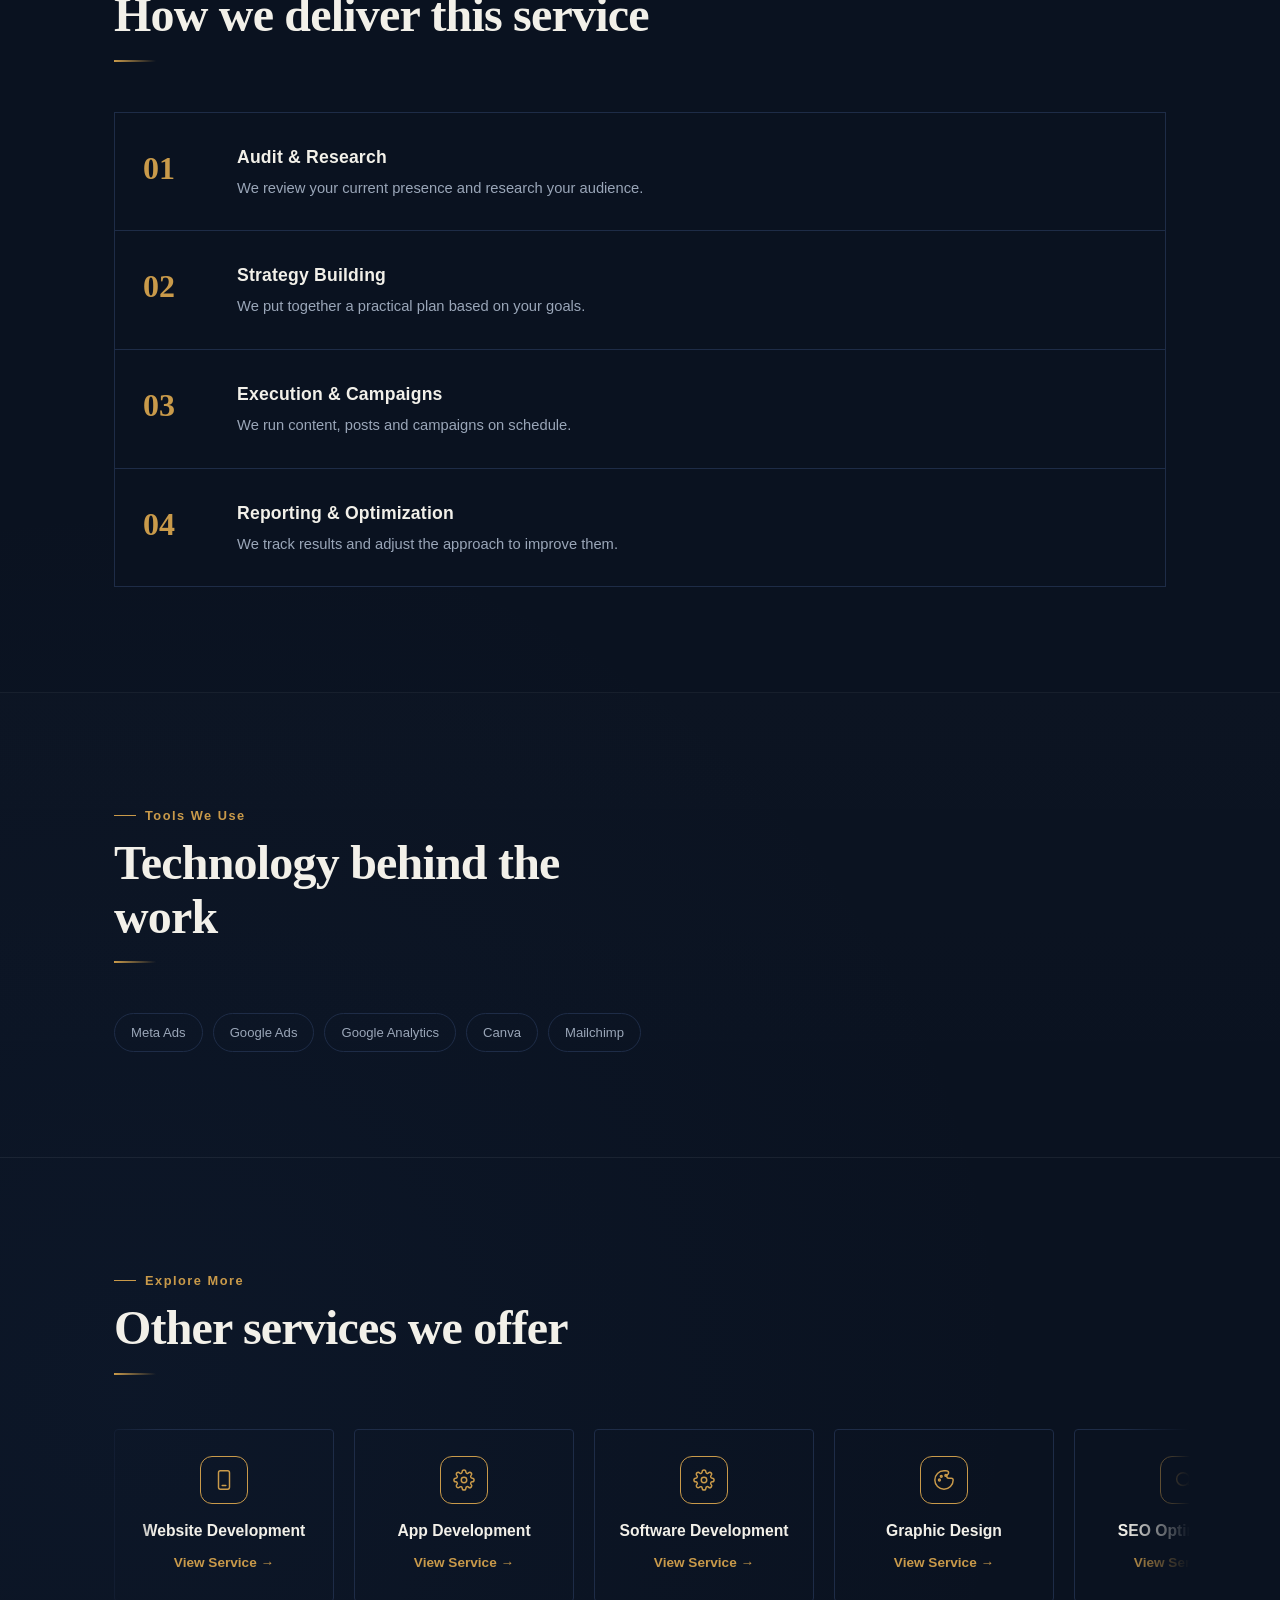
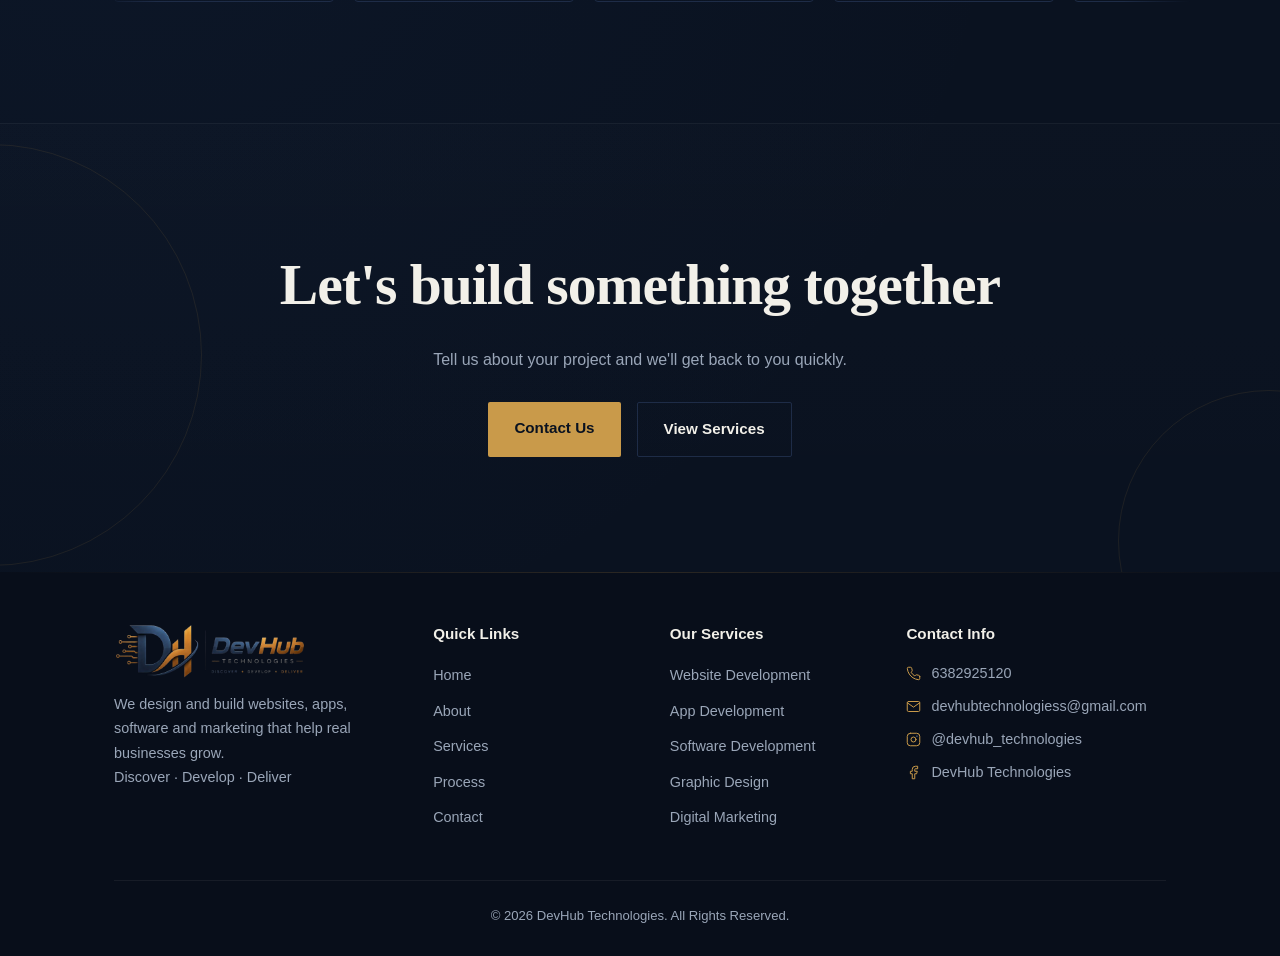
<file: service-digital-marketing.html>
<!DOCTYPE html>
<html lang="en">
<head>
<meta charset="UTF-8">
<meta name="viewport" content="width=device-width, initial-scale=1.0">
<title>DevHub Technologies | Websites Development | Apps Development | Software Development | Digital Marketing | Graphic Designs </title>
<meta name="keywords" content="DevHub Technologies, Website Development, App Development, Software Development, Digital Marketing, Graphic Design, SEO Services, Web Design Company">
<meta name="description" content="DevHub Technologies provides professional website development, mobile app development, custom software solutions, digital marketing, graphic design, and SEO services to help businesses grow online.">
<link rel="stylesheet" href="style.css">
<link rel="shortcut icon" type="image/png" href="assets/favicon.png">
</head>
<body>
<div class="page-progress" id="pageProgress" aria-hidden="true"></div>

<header>
  <div class="nav-wrap">
    <a href="index.html" class="brand"><img src="assets/dev logo.png" alt="DevHub Technologies logo" class="brand-logo"></a>
    <nav>
      <ul id="navList">
        <li><a href="index.html" >Home</a></li>
        <li><a href="about.html">About</a></li>
        <li class="has-dropdown">
          <span class="dd-trigger"><a href="services.html" class="active">Services</a><svg class="isvg" viewBox="0 0 24 24"><path d="m6 9 6 6 6-6"/></svg></span>
          <div class="mega-dropdown">
            <a class="dd-item" href="service-website-development.html">
              <span class="dd-icon"><svg class="isvg" viewBox="0 0 24 24"><rect x="2" y="4" width="20" height="13" rx="1.5"/><path d="M8 21h8M12 17v4"/><path d="m9 9-2 2 2 2M15 9l2 2-2 2"/></svg></span>
              <span><h5>Website Development</h5><p>Responsive business websites</p></span>
            </a>
            <a class="dd-item" href="service-app-development.html">
              <span class="dd-icon"><svg class="isvg" viewBox="0 0 24 24"><rect x="6" y="2" width="12" height="20" rx="2"/><path d="M10 18h4"/></svg></span>
              <span><h5>App Development</h5><p>Android &amp; iOS applications</p></span>
            </a>
            <a class="dd-item" href="service-software-development.html">
              <span class="dd-icon"><svg class="isvg" viewBox="0 0 24 24"><circle cx="12" cy="12" r="3"/><path d="M19.4 15a1.7 1.7 0 0 0 .34 1.87l.06.06a2 2 0 1 1-2.83 2.83l-.06-.06a1.7 1.7 0 0 0-1.87-.34 1.7 1.7 0 0 0-1 1.55V21a2 2 0 0 1-4 0v-.09A1.7 1.7 0 0 0 9 19.4a1.7 1.7 0 0 0-1.87.34l-.06.06a2 2 0 1 1-2.83-2.83l.06-.06A1.7 1.7 0 0 0 4.6 15a1.7 1.7 0 0 0-1.55-1H3a2 2 0 0 1 0-4h.09A1.7 1.7 0 0 0 4.6 9a1.7 1.7 0 0 0-.34-1.87l-.06-.06a2 2 0 1 1 2.83-2.83l.06.06A1.7 1.7 0 0 0 9 4.6a1.7 1.7 0 0 0 1-1.55V3a2 2 0 0 1 4 0v.09a1.7 1.7 0 0 0 1 1.55 1.7 1.7 0 0 0 1.87-.34l.06-.06a2 2 0 1 1 2.83 2.83l-.06.06A1.7 1.7 0 0 0 19.4 9a1.7 1.7 0 0 0 1.55 1H21a2 2 0 0 1 0 4h-.09a1.7 1.7 0 0 0-1.51 1z"/></svg></span>
              <span><h5>Software Development</h5><p>Custom tools &amp; systems</p></span>
            </a>
            <a class="dd-item" href="service-graphic-design.html">
              <span class="dd-icon"><svg class="isvg" viewBox="0 0 24 24"><path d="M12 2a10 10 0 1 0 10 10c0-1-.5-2-2-2h-3a2 2 0 0 1-2-2c0-1 .5-1.5 1-2 .5-.5 1-1 1-2 0-1.5-2-2-3-2z"/><circle cx="7" cy="12" r="1"/><circle cx="9" cy="8" r="1"/><circle cx="14" cy="7" r="1"/></svg></span>
              <span><h5>Graphic Design</h5><p>Logos &amp; brand identity</p></span>
            </a>
            <a class="dd-item" href="service-digital-marketing.html">
              <span class="dd-icon"><svg class="isvg" viewBox="0 0 24 24"><path d="M3 11v2a2 2 0 0 0 2 2h1l3 5V6l-3 5H5a2 2 0 0 0-2 2z"/><path d="M14 8a4 4 0 0 1 0 8"/><path d="M17.5 5.5a8 8 0 0 1 0 13"/></svg></span>
              <span><h5>Digital Marketing</h5><p>Social, content &amp; SEO</p></span>
            </a>
            <a class="dd-item" href="service-seo-optimization.html">
              <span class="dd-icon"><svg class="isvg" viewBox="0 0 24 24"><circle cx="11" cy="11" r="7"/><path d="m21 21-4.3-4.3"/></svg></span>
              <span><h5>SEO Optimization</h5><p>Rank higher on search engines</p></span>
            </a>
            <a class="dd-viewall" href="services.html"><span>Explore →</span></a>
          </div>
        </li>
        <li><a href="process.html">Process</a></li>
        <li><a href="contact.html">Contact</a></li>
      </ul>
    </nav>
    <a href="contact.html" class="nav-cta magnetic">Get a Quote</a>
    <button class="menu-btn" id="menuBtn" aria-label="Toggle menu">
      <span></span><span></span><span></span>
    </button>
  </div>
</header>

<div class="breadcrumb-bar">
  <div class="container">
    <div class="breadcrumbs">
      <a href="index.html"><svg class="isvg" viewBox="0 0 24 24"><path d="M3 10.5 12 3l9 7.5"/><path d="M5 9.5V21h5v-6h4v6h5V9.5"/></svg>Home</a>
      <svg class="isvg sep" viewBox="0 0 24 24"><path d="m9 6 6 6-6 6"/></svg>
      <a href="services.html">Services</a>
      <svg class="isvg sep" viewBox="0 0 24 24"><path d="m9 6 6 6-6 6"/></svg>
      <span class="current">Digital Marketing</span>
    </div>
  </div>
</div>

<section class="service-hero">
  <div class="container service-hero-grid">
    <div class="reveal in">
      <div class="service-page-icon"><svg class="isvg" viewBox="0 0 24 24"><path d="M3 11v2a2 2 0 0 0 2 2h1l3 5V6l-3 5H5a2 2 0 0 0-2 2z"/><path d="M14 8a4 4 0 0 1 0 8"/><path d="M17.5 5.5a8 8 0 0 1 0 13"/></svg></div>
      <div class="kicker">Digital Marketing</div>
      <h1>Practical marketing that reaches the right people</h1>
      <p style="color:var(--slate);margin-top:16px;max-width:520px;">Social media and content support that helps you reach your audience without wasting budget.</p>
      <div class="btn-row" style="margin-top:28px;">
        <a href="contact.html" class="btn-primary">Get a Free Quote</a>
        <a href="services.html" class="btn-secondary">All Services</a>
      </div>
    </div>
    <div class="service-showcase reveal in reveal-delay-2">
      <div class="shape shape-ring" style="width:60%;height:60%;top:-10%;right:-10%;animation:spinSlow 20s linear infinite;"></div>
      <div class="shape shape-dot" style="width:8px;height:8px;bottom:16%;left:14%;animation:floatY 5s ease-in-out infinite;"></div>
      <div class="glyph-big"><svg class="isvg" viewBox="0 0 24 24"><path d="M3 11v2a2 2 0 0 0 2 2h1l3 5V6l-3 5H5a2 2 0 0 0-2 2z"/><path d="M14 8a4 4 0 0 1 0 8"/><path d="M17.5 5.5a8 8 0 0 1 0 13"/></svg></div>
    </div>
  </div>
</section>

<section>
  <div class="container">
    <div class="section-head">
      <div class="kicker">What's Included</div>
      <h2>Marketing support that stays practical</h2>
      <p>We focus on activities that actually move the needle for your business, not vanity metrics.</p>
    </div>
    <div class="feature-list">
      <div class="feature-item reveal">
        <svg class="isvg" viewBox="0 0 24 24"><path d="M20 6 9 17l-5-5"/></svg>
        <div><h4>Social Media Management</h4><p>Consistent posting and engagement across your platforms.</p></div>
      </div>
      <div class="feature-item reveal reveal-delay-1">
        <svg class="isvg" viewBox="0 0 24 24"><path d="M20 6 9 17l-5-5"/></svg>
        <div><h4>Content Planning</h4><p>A content calendar built around your goals and audience.</p></div>
      </div>
      <div class="feature-item reveal reveal-delay-2">
        <svg class="isvg" viewBox="0 0 24 24"><path d="M20 6 9 17l-5-5"/></svg>
        <div><h4>Ad Campaign Setup</h4><p>Targeted campaigns on Google and social platforms.</p></div>
      </div>
      <div class="feature-item reveal reveal-delay-3">
        <svg class="isvg" viewBox="0 0 24 24"><path d="M20 6 9 17l-5-5"/></svg>
        <div><h4>Performance Reporting</h4><p>Clear reports so you always know what's working.</p></div>
      </div>
      <div class="feature-item reveal reveal-delay-4">
        <svg class="isvg" viewBox="0 0 24 24"><path d="M20 6 9 17l-5-5"/></svg>
        <div><h4>Audience Research</h4><p>Understanding who your customers actually are and what they want.</p></div>
      </div>
      <div class="feature-item reveal reveal-delay-5">
        <svg class="isvg" viewBox="0 0 24 24"><path d="M20 6 9 17l-5-5"/></svg>
        <div><h4>Email Marketing</h4><p>Newsletters and automated campaigns that keep customers coming back.</p></div>
      </div>
    </div>
  </div>
</section>

<section>
  <div class="container">
    <div class="section-head">
      <div class="kicker">Our Process</div>
      <h2>How we deliver this service</h2>
    </div>
    <div class="process-detail">
      <div class="process-detail-row reveal">
        <div class="process-detail-num">01</div>
        <div class="process-detail-text">
          <h3>Audit & Research</h3>
          <p>We review your current presence and research your audience.</p>
        </div>
      </div>
      <div class="process-detail-row reveal reveal-delay-1">
        <div class="process-detail-num">02</div>
        <div class="process-detail-text">
          <h3>Strategy Building</h3>
          <p>We put together a practical plan based on your goals.</p>
        </div>
      </div>
      <div class="process-detail-row reveal reveal-delay-2">
        <div class="process-detail-num">03</div>
        <div class="process-detail-text">
          <h3>Execution & Campaigns</h3>
          <p>We run content, posts and campaigns on schedule.</p>
        </div>
      </div>
      <div class="process-detail-row reveal reveal-delay-3">
        <div class="process-detail-num">04</div>
        <div class="process-detail-text">
          <h3>Reporting & Optimization</h3>
          <p>We track results and adjust the approach to improve them.</p>
        </div>
      </div>
    </div>
  </div>
</section>

<section>
  <div class="container">
    <div class="section-head">
      <div class="kicker">Tools We Use</div>
      <h2>Technology behind the work</h2>
    </div>
    <div class="tech-tags reveal in">
        <span class="tech-tag">Meta Ads</span>
        <span class="tech-tag">Google Ads</span>
        <span class="tech-tag">Google Analytics</span>
        <span class="tech-tag">Canva</span>
        <span class="tech-tag">Mailchimp</span>
    </div>
  </div>
</section>


<section>
  <div class="container">
    <div class="section-head">
      <div class="kicker">Explore More</div>
      <h2>Other services we offer</h2>
    </div>
    <div class="related-marquee">
      <div class="related-track">
        <a href="service-Website-development.html" class="related-card">
          <div class="icon-circle"><svg class="isvg" viewBox="0 0 24 24"><rect x="6" y="2" width="12" height="20" rx="2"/><path d="M10 18h4"/></svg></div>
          <h5>Website Development</h5>
          <span>View Service →</span>
        </a>
        
        <a href="service-app-development.html" class="related-card">
          <div class="icon-circle"><svg class="isvg" viewBox="0 0 24 24"><circle cx="12" cy="12" r="3"/><path d="M19.4 15a1.7 1.7 0 0 0 .34 1.87l.06.06a2 2 0 1 1-2.83 2.83l-.06-.06a1.7 1.7 0 0 0-1.87-.34 1.7 1.7 0 0 0-1 1.55V21a2 2 0 0 1-4 0v-.09A1.7 1.7 0 0 0 9 19.4a1.7 1.7 0 0 0-1.87.34l-.06.06a2 2 0 1 1-2.83-2.83l.06-.06A1.7 1.7 0 0 0 4.6 15a1.7 1.7 0 0 0-1.55-1H3a2 2 0 0 1 0-4h.09A1.7 1.7 0 0 0 4.6 9a1.7 1.7 0 0 0-.34-1.87l-.06-.06a2 2 0 1 1 2.83-2.83l.06.06A1.7 1.7 0 0 0 9 4.6a1.7 1.7 0 0 0 1-1.55V3a2 2 0 0 1 4 0v.09a1.7 1.7 0 0 0 1 1.55 1.7 1.7 0 0 0 1.87-.34l.06-.06a2 2 0 1 1 2.83 2.83l-.06.06A1.7 1.7 0 0 0 19.4 9a1.7 1.7 0 0 0 1.55 1H21a2 2 0 0 1 0 4h-.09a1.7 1.7 0 0 0-1.51 1z"/></svg></div>
          <h5>App Development</h5>
          <span>View Service →</span>
        </a>
        <a href="service-software-development.html" class="related-card">
          <div class="icon-circle"><svg class="isvg" viewBox="0 0 24 24"><circle cx="12" cy="12" r="3"/><path d="M19.4 15a1.7 1.7 0 0 0 .34 1.87l.06.06a2 2 0 1 1-2.83 2.83l-.06-.06a1.7 1.7 0 0 0-1.87-.34 1.7 1.7 0 0 0-1 1.55V21a2 2 0 0 1-4 0v-.09A1.7 1.7 0 0 0 9 19.4a1.7 1.7 0 0 0-1.87.34l-.06.06a2 2 0 1 1-2.83-2.83l.06-.06A1.7 1.7 0 0 0 4.6 15a1.7 1.7 0 0 0-1.55-1H3a2 2 0 0 1 0-4h.09A1.7 1.7 0 0 0 4.6 9a1.7 1.7 0 0 0-.34-1.87l-.06-.06a2 2 0 1 1 2.83-2.83l.06.06A1.7 1.7 0 0 0 9 4.6a1.7 1.7 0 0 0 1-1.55V3a2 2 0 0 1 4 0v.09a1.7 1.7 0 0 0 1 1.55 1.7 1.7 0 0 0 1.87-.34l.06-.06a2 2 0 1 1 2.83 2.83l-.06.06A1.7 1.7 0 0 0 19.4 9a1.7 1.7 0 0 0 1.55 1H21a2 2 0 0 1 0 4h-.09a1.7 1.7 0 0 0-1.51 1z"/></svg></div>
          <h5>Software Development</h5>
          <span>View Service →</span>
        </a>
        <a href="service-graphic-design.html" class="related-card">
          <div class="icon-circle"><svg class="isvg" viewBox="0 0 24 24"><path d="M12 2a10 10 0 1 0 10 10c0-1-.5-2-2-2h-3a2 2 0 0 1-2-2c0-1 .5-1.5 1-2 .5-.5 1-1 1-2 0-1.5-2-2-3-2z"/><circle cx="7" cy="12" r="1"/><circle cx="9" cy="8" r="1"/><circle cx="14" cy="7" r="1"/></svg></div>
          <h5>Graphic Design</h5>
          <span>View Service →</span>
        </a>
        <a href="service-seo-optimization.html" class="related-card" aria-hidden="true">
          <div class="icon-circle"><svg class="isvg" viewBox="0 0 24 24"><circle cx="11" cy="11" r="7"/><path d="m21 21-4.3-4.3"/></svg></div>
          <h5>SEO Optimization</h5>
          <span>View Service →</span>
        </a>
        
        <!-- duplicate set for seamless infinite loop -->
        <a href="service-Website-development.html" class="related-card" aria-hidden="true">
          <div class="icon-circle"><svg class="isvg" viewBox="0 0 24 24"><rect x="6" y="2" width="12" height="20" rx="2"/><path d="M10 18h4"/></svg></div>
          <h5>Website Development</h5>
          <span>View Service →</span>
        </a>
        <a href="service-app-development.html" class="related-card" aria-hidden="true">
          <div class="icon-circle"><svg class="isvg" viewBox="0 0 24 24"><circle cx="12" cy="12" r="3"/><path d="M19.4 15a1.7 1.7 0 0 0 .34 1.87l.06.06a2 2 0 1 1-2.83 2.83l-.06-.06a1.7 1.7 0 0 0-1.87-.34 1.7 1.7 0 0 0-1 1.55V21a2 2 0 0 1-4 0v-.09A1.7 1.7 0 0 0 9 19.4a1.7 1.7 0 0 0-1.87.34l-.06.06a2 2 0 1 1-2.83-2.83l.06-.06A1.7 1.7 0 0 0 4.6 15a1.7 1.7 0 0 0-1.55-1H3a2 2 0 0 1 0-4h.09A1.7 1.7 0 0 0 4.6 9a1.7 1.7 0 0 0-.34-1.87l-.06-.06a2 2 0 1 1 2.83-2.83l.06.06A1.7 1.7 0 0 0 9 4.6a1.7 1.7 0 0 0 1-1.55V3a2 2 0 0 1 4 0v.09a1.7 1.7 0 0 0 1 1.55 1.7 1.7 0 0 0 1.87-.34l.06-.06a2 2 0 1 1 2.83 2.83l-.06.06A1.7 1.7 0 0 0 19.4 9a1.7 1.7 0 0 0 1.55 1H21a2 2 0 0 1 0 4h-.09a1.7 1.7 0 0 0-1.51 1z"/></svg></div>
          <h5>App Development</h5>
          <span>View Service →</span>
        </a>
        <a href="service-software-development.html" class="related-card">
          <div class="icon-circle"><svg class="isvg" viewBox="0 0 24 24"><circle cx="12" cy="12" r="3"/><path d="M19.4 15a1.7 1.7 0 0 0 .34 1.87l.06.06a2 2 0 1 1-2.83 2.83l-.06-.06a1.7 1.7 0 0 0-1.87-.34 1.7 1.7 0 0 0-1 1.55V21a2 2 0 0 1-4 0v-.09A1.7 1.7 0 0 0 9 19.4a1.7 1.7 0 0 0-1.87.34l-.06.06a2 2 0 1 1-2.83-2.83l.06-.06A1.7 1.7 0 0 0 4.6 15a1.7 1.7 0 0 0-1.55-1H3a2 2 0 0 1 0-4h.09A1.7 1.7 0 0 0 4.6 9a1.7 1.7 0 0 0-.34-1.87l-.06-.06a2 2 0 1 1 2.83-2.83l.06.06A1.7 1.7 0 0 0 9 4.6a1.7 1.7 0 0 0 1-1.55V3a2 2 0 0 1 4 0v.09a1.7 1.7 0 0 0 1 1.55 1.7 1.7 0 0 0 1.87-.34l.06-.06a2 2 0 1 1 2.83 2.83l-.06.06A1.7 1.7 0 0 0 19.4 9a1.7 1.7 0 0 0 1.55 1H21a2 2 0 0 1 0 4h-.09a1.7 1.7 0 0 0-1.51 1z"/></svg></div>
          <h5>Software Development</h5>
          <span>View Service →</span>
        </a>
        <a href="service-graphic-design.html" class="related-card" aria-hidden="true">
          <div class="icon-circle"><svg class="isvg" viewBox="0 0 24 24"><path d="M12 2a10 10 0 1 0 10 10c0-1-.5-2-2-2h-3a2 2 0 0 1-2-2c0-1 .5-1.5 1-2 .5-.5 1-1 1-2 0-1.5-2-2-3-2z"/><circle cx="7" cy="12" r="1"/><circle cx="9" cy="8" r="1"/><circle cx="14" cy="7" r="1"/></svg></div>
          <h5>Graphic Design</h5>
          <span>View Service →</span>
        </a>
        
        <a href="service-seo-optimization.html" class="related-card" aria-hidden="true">
          <div class="icon-circle"><svg class="isvg" viewBox="0 0 24 24"><circle cx="11" cy="11" r="7"/><path d="m21 21-4.3-4.3"/></svg></div>
          <h5>SEO Optimization</h5>
          <span>View Service →</span>
        </a>
        
      </div>
    </div>
  </div>
</section>

<section class="cta-band">
  <div class="container">
    <h2>Let's build something together</h2>
    <p>Tell us about your project and we'll get back to you quickly.</p>
    <div class="btn-row" style="justify-content:center;">
      <a href="contact.html" class="btn-primary">Contact Us</a>
      <a href="services.html" class="btn-secondary">View Services</a>
    </div>
  </div>
</section>

<footer>
  <div class="container">
    <div class="footer-grid">
      <div class="footer-brand">
        <a href="index.html"><img src="assets/dev logo.png" alt="DevHub Technologies" class="footer-logo"></a>
        <p>We design and build websites, apps, software and marketing that help real businesses grow.<br>Discover · Develop · Deliver</p>
      </div>
      <div class="footer-col">
        <h4>Quick Links</h4>
        <ul>
          <li><a href="index.html">Home</a></li>
          <li><a href="about.html">About</a></li>
          <li><a href="services.html">Services</a></li>
          <li><a href="process.html">Process</a></li>
          <li><a href="contact.html">Contact</a></li>
        </ul>
      </div>
      <div class="footer-col">
        <h4>Our Services</h4>
        <ul>
          <li><a href="service-website-development.html">Website Development</a></li>
          <li><a href="service-app-development.html">App Development</a></li>
          <li><a href="service-software-development.html">Software Development</a></li>
          <li><a href="service-graphic-design.html">Graphic Design</a></li>
          <li><a href="service-digital-marketing.html">Digital Marketing</a></li>
          <!-- <li><a href="service-seo-optimization.html">SEO Optimization</a></li> -->
        </ul>
      </div>
      <div class="footer-col">
        <h4>Contact Info</h4>
        <ul class="footer-contact-list">
          <li><a href="tel:6382925120"><svg class="isvg" viewBox="0 0 24 24"><path d="M22 16.92v3a2 2 0 0 1-2.18 2 19.79 19.79 0 0 1-8.63-3.07 19.5 19.5 0 0 1-6-6 19.79 19.79 0 0 1-3.07-8.67A2 2 0 0 1 4.11 2h3a2 2 0 0 1 2 1.72c.13.96.36 1.9.7 2.81a2 2 0 0 1-.45 2.11L8.09 9.91a16 16 0 0 0 6 6l1.27-1.27a2 2 0 0 1 2.11-.45c.91.34 1.85.57 2.81.7A2 2 0 0 1 22 16.92z"/></svg><span>6382925120</span></a></li>
          <li><a href="mailto:devhubtechnologiess@gmail.com"><svg class="isvg" viewBox="0 0 24 24"><rect x="2" y="4" width="20" height="16" rx="2"/><path d="m22 6-10 7L2 6"/></svg><span>devhubtechnologiess@gmail.com</span></a></li>
          <li><a href="https://instagram.com/devhub_technologies" target="_blank"><svg class="isvg" viewBox="0 0 24 24"><rect x="2" y="2" width="20" height="20" rx="5"/><circle cx="12" cy="12" r="4"/><circle cx="17.5" cy="6.5" r="1" fill="currentColor" stroke="none"/></svg><span>@devhub_technologies</span></a></li>
          <li><a href="https://www.facebook.com/61594018434029/" target="_blank"><svg class="isvg" viewBox="0 0 24 24"><path d="M18 2h-3a5 5 0 0 0-5 5v3H7v4h3v8h4v-8h3l1-4h-4V7a1 1 0 0 1 1-1h3z"/></svg><span>DevHub Technologies</span></a></li>
        </ul>
      </div>
    </div>
    <div class="footer-bottom">
      <span>© 2026 DevHub Technologies. All Rights Reserved.</span>
    </div>
  </div>
</footer>

<button id="scrollTopBtn" class="scroll-top-btn" aria-label="Scroll to top">
  <svg class="isvg" viewBox="0 0 24 24"><path d="M12 19V5M5 12l7-7 7 7"/></svg>
</button>

<script>
  document.getElementById('menuBtn').addEventListener('click', function(){
    document.getElementById('navList').classList.toggle('open');
  });
  document.querySelectorAll('.has-dropdown .dd-trigger .isvg').forEach(function(icon){
    icon.addEventListener('click', function(e){
      e.preventDefault();
      e.stopPropagation();
      icon.closest('li').classList.toggle('open');
    });
  });
  var revealObserver = new IntersectionObserver(function(entries){
    entries.forEach(function(entry){
      if(entry.isIntersecting){
        entry.target.classList.add('in');
        revealObserver.unobserve(entry.target);
      }
    });
  }, {threshold:0.15});
  document.querySelectorAll('.reveal').forEach(function(el){ revealObserver.observe(el); });

  var scrollBtn = document.getElementById('scrollTopBtn');
  window.addEventListener('scroll', function(){
    if(window.scrollY > 400){ scrollBtn.classList.add('show'); }
    else{ scrollBtn.classList.remove('show'); }
  });
  scrollBtn.addEventListener('click', function(){
    window.scrollTo({top:0, behavior:'smooth'});
  });
</script>

</body>
</html>
</file>
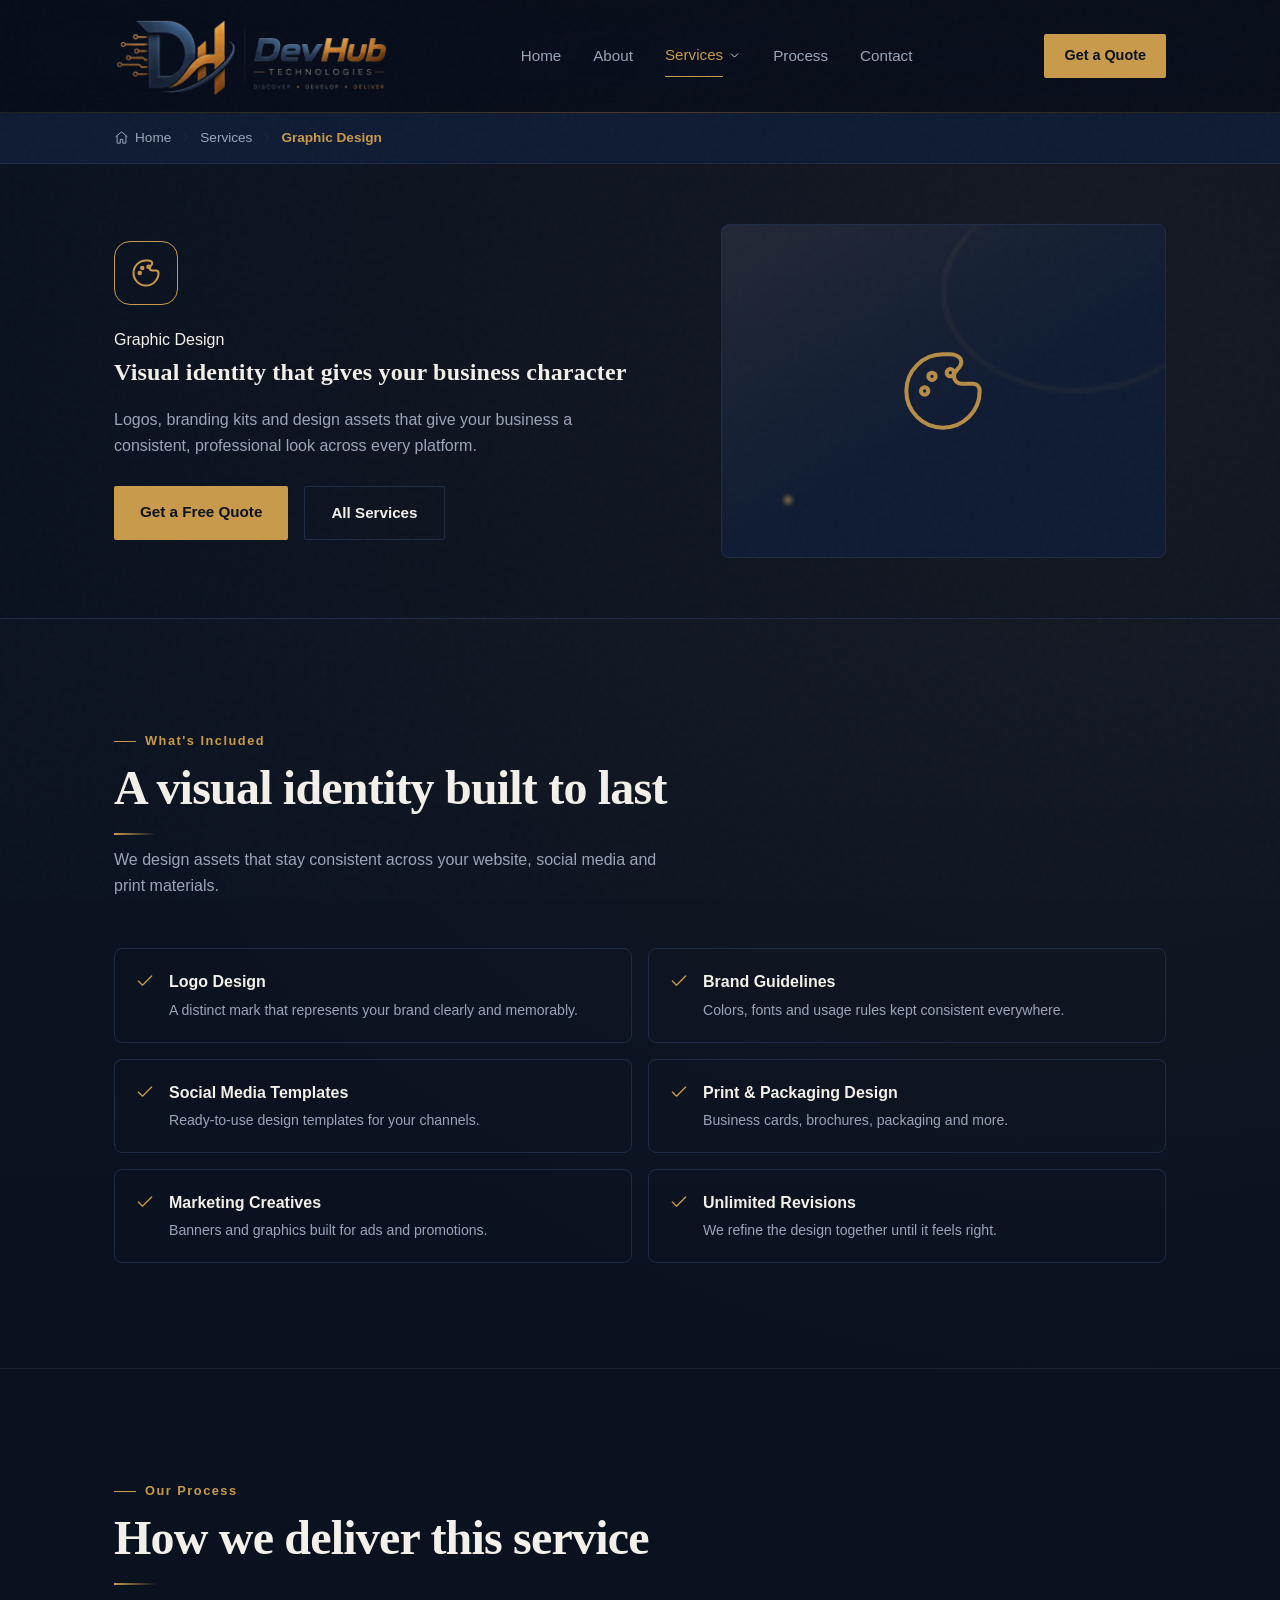
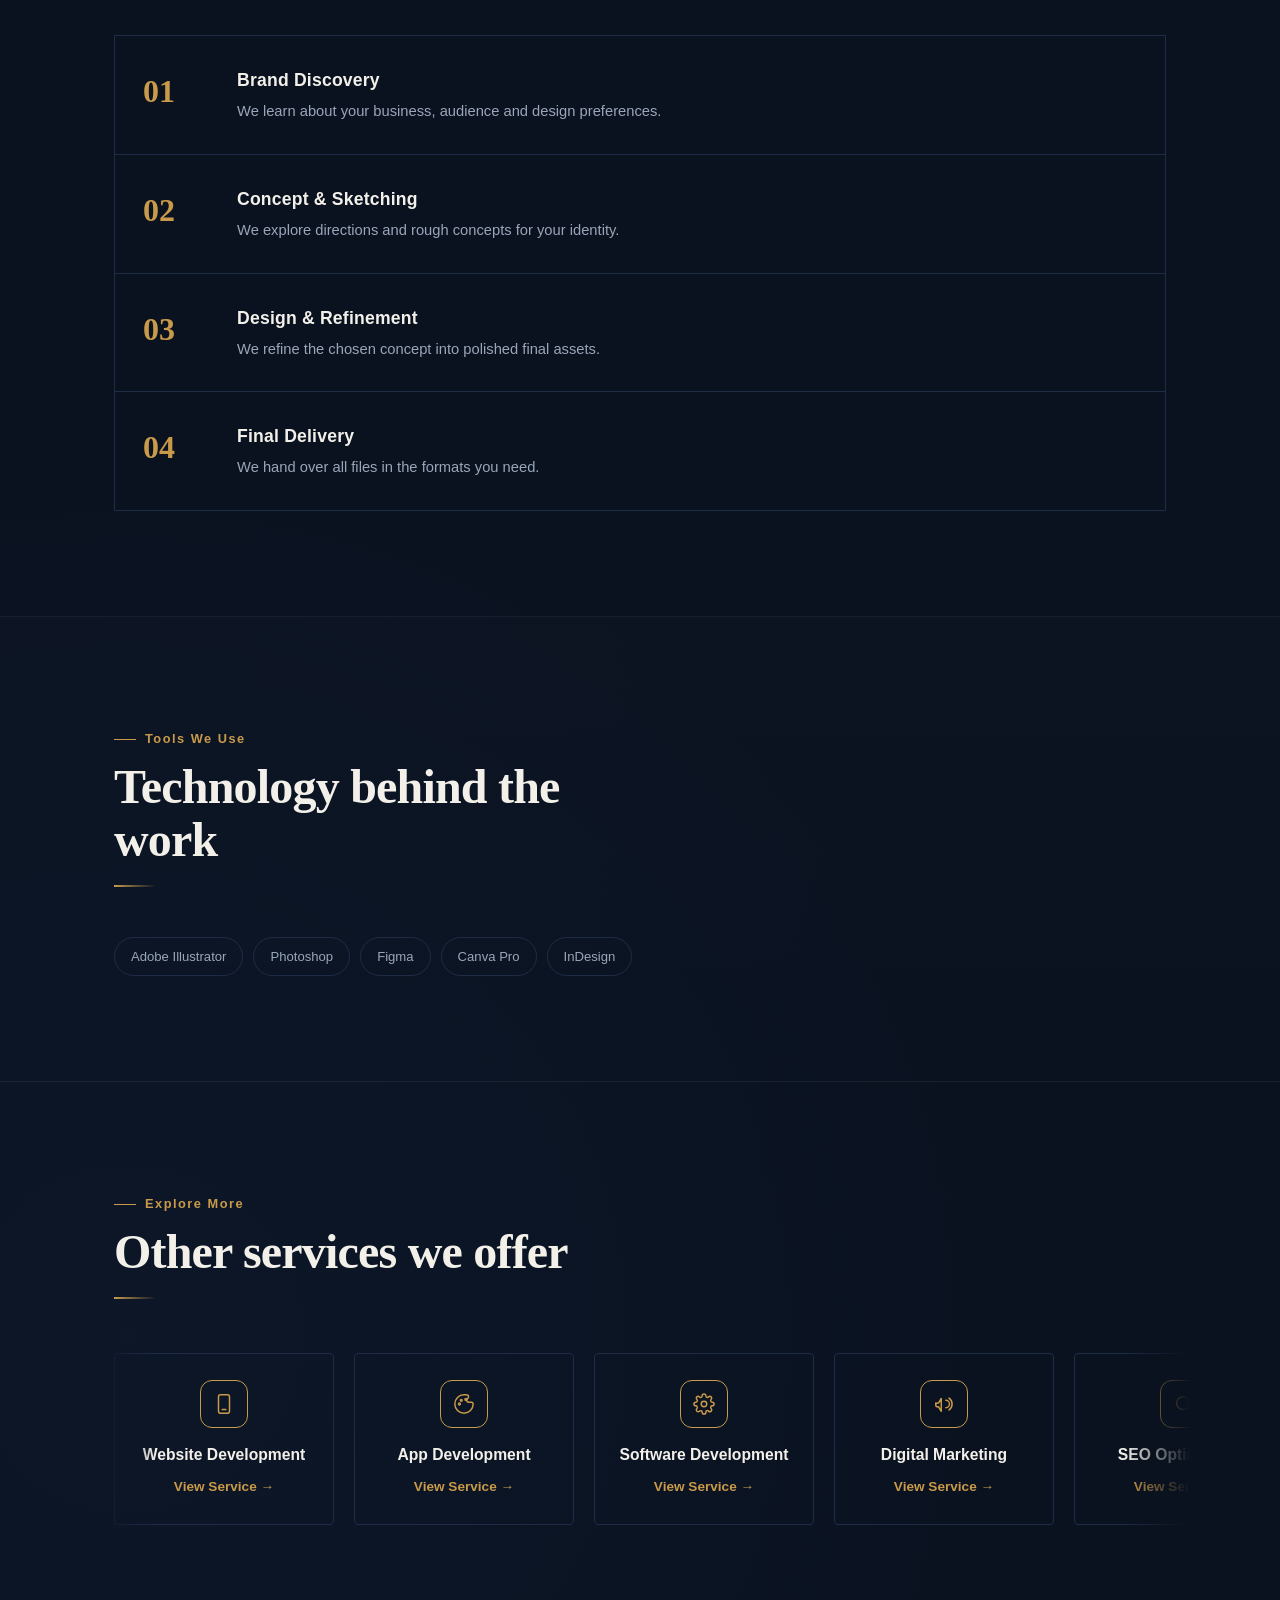
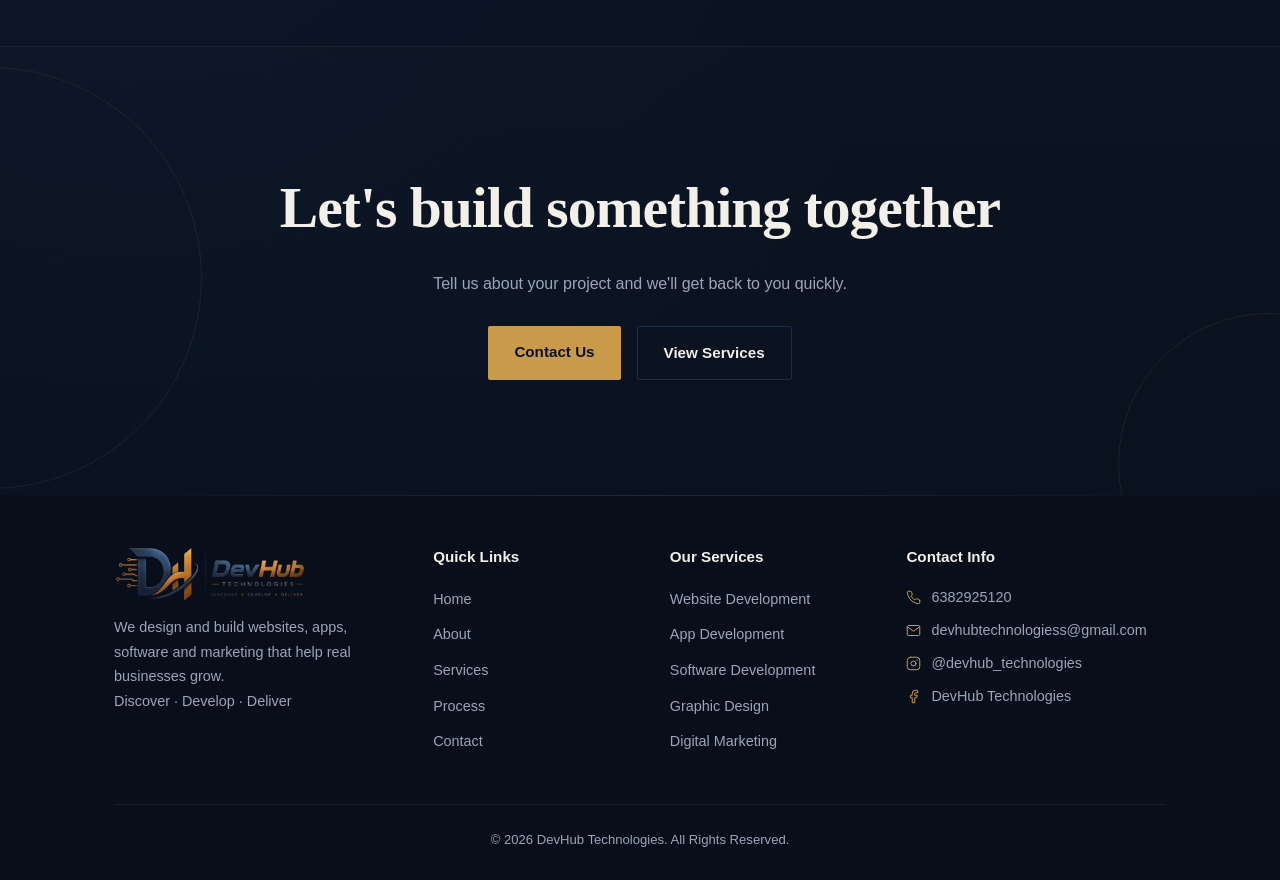
<file: service-graphic-design.html>
<!DOCTYPE html>
<html lang="en">
<head>
<meta charset="UTF-8">
<meta name="viewport" content="width=device-width, initial-scale=1.0">
<title>DevHub Technologies | Websites Development | Apps Development | Software Development | Digital Marketing | Graphic Designs </title>
<meta name="keywords" content="DevHub Technologies, Website Development, App Development, Software Development, Digital Marketing, Graphic Design, SEO Services, Web Design Company">
<meta name="description" content="DevHub Technologies provides professional website development, mobile app development, custom software solutions, digital marketing, graphic design, and SEO services to help businesses grow online.">
<link rel="stylesheet" href="style.css">
<link rel="shortcut icon" type="image/png" href="assets/favicon.png">
</head>
<body>
<div class="page-progress" id="pageProgress" aria-hidden="true"></div>

<header>
  <div class="nav-wrap">
    <a href="index.html" class="brand"><img src="assets/dev logo.png" alt="DevHub Technologies logo" class="brand-logo"></a>
    <nav>
      <ul id="navList">
        <li><a href="index.html">Home</a></li>
        <li><a href="about.html">About</a></li>
        <li class="has-dropdown">
          <span class="dd-trigger"><a href="services.html" class="active">Services</a><svg class="isvg" viewBox="0 0 24 24"><path d="m6 9 6 6 6-6"/></svg></span>
          <div class="mega-dropdown">
            <a class="dd-item" href="service-website-development.html">
              <span class="dd-icon"><svg class="isvg" viewBox="0 0 24 24"><rect x="2" y="4" width="20" height="13" rx="1.5"/><path d="M8 21h8M12 17v4"/><path d="m9 9-2 2 2 2M15 9l2 2-2 2"/></svg></span>
              <span><h5>Website Development</h5><p>Responsive business websites</p></span>
            </a>
            <a class="dd-item" href="service-app-development.html">
              <span class="dd-icon"><svg class="isvg" viewBox="0 0 24 24"><rect x="6" y="2" width="12" height="20" rx="2"/><path d="M10 18h4"/></svg></span>
              <span><h5>App Development</h5><p>Android &amp; iOS applications</p></span>
            </a>
            <a class="dd-item" href="service-software-development.html">
              <span class="dd-icon"><svg class="isvg" viewBox="0 0 24 24"><circle cx="12" cy="12" r="3"/><path d="M19.4 15a1.7 1.7 0 0 0 .34 1.87l.06.06a2 2 0 1 1-2.83 2.83l-.06-.06a1.7 1.7 0 0 0-1.87-.34 1.7 1.7 0 0 0-1 1.55V21a2 2 0 0 1-4 0v-.09A1.7 1.7 0 0 0 9 19.4a1.7 1.7 0 0 0-1.87.34l-.06.06a2 2 0 1 1-2.83-2.83l.06-.06A1.7 1.7 0 0 0 4.6 15a1.7 1.7 0 0 0-1.55-1H3a2 2 0 0 1 0-4h.09A1.7 1.7 0 0 0 4.6 9a1.7 1.7 0 0 0-.34-1.87l-.06-.06a2 2 0 1 1 2.83-2.83l.06.06A1.7 1.7 0 0 0 9 4.6a1.7 1.7 0 0 0 1-1.55V3a2 2 0 0 1 4 0v.09a1.7 1.7 0 0 0 1 1.55 1.7 1.7 0 0 0 1.87-.34l.06-.06a2 2 0 1 1 2.83 2.83l-.06.06A1.7 1.7 0 0 0 19.4 9a1.7 1.7 0 0 0 1.55 1H21a2 2 0 0 1 0 4h-.09a1.7 1.7 0 0 0-1.51 1z"/></svg></span>
              <span><h5>Software Development</h5><p>Custom tools &amp; systems</p></span>
            </a>
            <a class="dd-item" href="service-graphic-design.html">
              <span class="dd-icon"><svg class="isvg" viewBox="0 0 24 24"><path d="M12 2a10 10 0 1 0 10 10c0-1-.5-2-2-2h-3a2 2 0 0 1-2-2c0-1 .5-1.5 1-2 .5-.5 1-1 1-2 0-1.5-2-2-3-2z"/><circle cx="7" cy="12" r="1"/><circle cx="9" cy="8" r="1"/><circle cx="14" cy="7" r="1"/></svg></span>
              <span><h5>Graphic Design</h5><p>Logos &amp; brand identity</p></span>
            </a>
            <a class="dd-item" href="service-digital-marketing.html">
              <span class="dd-icon"><svg class="isvg" viewBox="0 0 24 24"><path d="M3 11v2a2 2 0 0 0 2 2h1l3 5V6l-3 5H5a2 2 0 0 0-2 2z"/><path d="M14 8a4 4 0 0 1 0 8"/><path d="M17.5 5.5a8 8 0 0 1 0 13"/></svg></span>
              <span><h5>Digital Marketing</h5><p>Social, content &amp; SEO</p></span>
            </a>
            <a class="dd-item" href="service-seo-optimization.html">
              <span class="dd-icon"><svg class="isvg" viewBox="0 0 24 24"><circle cx="11" cy="11" r="7"/><path d="m21 21-4.3-4.3"/></svg></span>
              <span><h5>SEO Optimization</h5><p>Rank higher on search engines</p></span>
            </a>
            <a class="dd-viewall" href="services.html"><span>Explore →</span></a>
          </div>
        </li>
        <li><a href="process.html">Process</a></li>
        <li><a href="contact.html">Contact</a></li>
      </ul>
    </nav>
    <a href="contact.html" class="nav-cta magnetic">Get a Quote</a>
    <button class="menu-btn" id="menuBtn" aria-label="Toggle menu">
      <span></span><span></span><span></span>
    </button>
  </div>
</header>

<div class="breadcrumb-bar">
  <div class="container">
    <div class="breadcrumbs">
      <a href="index.html"><svg class="isvg" viewBox="0 0 24 24"><path d="M3 10.5 12 3l9 7.5"/><path d="M5 9.5V21h5v-6h4v6h5V9.5"/></svg>Home</a>
      <svg class="isvg sep" viewBox="0 0 24 24"><path d="m9 6 6 6-6 6"/></svg>
      <a href="services.html">Services</a>
      <svg class="isvg sep" viewBox="0 0 24 24"><path d="m9 6 6 6-6 6"/></svg>
      <span class="current">Graphic Design</span>
    </div>
  </div>
</div>

<section class="service-hero">
  <div class="container service-hero-grid">
    <div class="reveal in">
      <div class="service-page-icon"><svg class="isvg" viewBox="0 0 24 24"><path d="M12 2a10 10 0 1 0 10 10c0-1-.5-2-2-2h-3a2 2 0 0 1-2-2c0-1 .5-1.5 1-2 .5-.5 1-1 1-2 0-1.5-2-2-3-2z"/><circle cx="7" cy="12" r="1"/><circle cx="9" cy="8" r="1"/><circle cx="14" cy="7" r="1"/></svg></div>
      <div class="kicker">Graphic Design</div>
      <h1>Visual identity that gives your business character</h1>
      <p style="color:var(--slate);margin-top:16px;max-width:520px;">Logos, branding kits and design assets that give your business a consistent, professional look across every platform.</p>
      <div class="btn-row" style="margin-top:28px;">
        <a href="contact.html" class="btn-primary">Get a Free Quote</a>
        <a href="services.html" class="btn-secondary">All Services</a>
      </div>
    </div>
    <div class="service-showcase reveal in reveal-delay-2">
      <div class="shape shape-ring" style="width:60%;height:60%;top:-10%;right:-10%;animation:spinSlow 20s linear infinite;"></div>
      <div class="shape shape-dot" style="width:8px;height:8px;bottom:16%;left:14%;animation:floatY 5s ease-in-out infinite;"></div>
      <div class="glyph-big"><svg class="isvg" viewBox="0 0 24 24"><path d="M12 2a10 10 0 1 0 10 10c0-1-.5-2-2-2h-3a2 2 0 0 1-2-2c0-1 .5-1.5 1-2 .5-.5 1-1 1-2 0-1.5-2-2-3-2z"/><circle cx="7" cy="12" r="1"/><circle cx="9" cy="8" r="1"/><circle cx="14" cy="7" r="1"/></svg></div>
    </div>
  </div>
</section>

<section>
  <div class="container">
    <div class="section-head">
      <div class="kicker">What's Included</div>
      <h2>A visual identity built to last</h2>
      <p>We design assets that stay consistent across your website, social media and print materials.</p>
    </div>
    <div class="feature-list">
      <div class="feature-item reveal">
        <svg class="isvg" viewBox="0 0 24 24"><path d="M20 6 9 17l-5-5"/></svg>
        <div><h4>Logo Design</h4><p>A distinct mark that represents your brand clearly and memorably.</p></div>
      </div>
      <div class="feature-item reveal reveal-delay-1">
        <svg class="isvg" viewBox="0 0 24 24"><path d="M20 6 9 17l-5-5"/></svg>
        <div><h4>Brand Guidelines</h4><p>Colors, fonts and usage rules kept consistent everywhere.</p></div>
      </div>
      <div class="feature-item reveal reveal-delay-2">
        <svg class="isvg" viewBox="0 0 24 24"><path d="M20 6 9 17l-5-5"/></svg>
        <div><h4>Social Media Templates</h4><p>Ready-to-use design templates for your channels.</p></div>
      </div>
      <div class="feature-item reveal reveal-delay-3">
        <svg class="isvg" viewBox="0 0 24 24"><path d="M20 6 9 17l-5-5"/></svg>
        <div><h4>Print & Packaging Design</h4><p>Business cards, brochures, packaging and more.</p></div>
      </div>
      <div class="feature-item reveal reveal-delay-4">
        <svg class="isvg" viewBox="0 0 24 24"><path d="M20 6 9 17l-5-5"/></svg>
        <div><h4>Marketing Creatives</h4><p>Banners and graphics built for ads and promotions.</p></div>
      </div>
      <div class="feature-item reveal reveal-delay-5">
        <svg class="isvg" viewBox="0 0 24 24"><path d="M20 6 9 17l-5-5"/></svg>
        <div><h4>Unlimited Revisions</h4><p>We refine the design together until it feels right.</p></div>
      </div>
    </div>
  </div>
</section>

<section>
  <div class="container">
    <div class="section-head">
      <div class="kicker">Our Process</div>
      <h2>How we deliver this service</h2>
    </div>
    <div class="process-detail">
      <div class="process-detail-row reveal">
        <div class="process-detail-num">01</div>
        <div class="process-detail-text">
          <h3>Brand Discovery</h3>
          <p>We learn about your business, audience and design preferences.</p>
        </div>
      </div>
      <div class="process-detail-row reveal reveal-delay-1">
        <div class="process-detail-num">02</div>
        <div class="process-detail-text">
          <h3>Concept & Sketching</h3>
          <p>We explore directions and rough concepts for your identity.</p>
        </div>
      </div>
      <div class="process-detail-row reveal reveal-delay-2">
        <div class="process-detail-num">03</div>
        <div class="process-detail-text">
          <h3>Design & Refinement</h3>
          <p>We refine the chosen concept into polished final assets.</p>
        </div>
      </div>
      <div class="process-detail-row reveal reveal-delay-3">
        <div class="process-detail-num">04</div>
        <div class="process-detail-text">
          <h3>Final Delivery</h3>
          <p>We hand over all files in the formats you need.</p>
        </div>
      </div>
    </div>
  </div>
</section>

<section>
  <div class="container">
    <div class="section-head">
      <div class="kicker">Tools We Use</div>
      <h2>Technology behind the work</h2>
    </div>
    <div class="tech-tags reveal in">
        <span class="tech-tag">Adobe Illustrator</span>
        <span class="tech-tag">Photoshop</span>
        <span class="tech-tag">Figma</span>
        <span class="tech-tag">Canva Pro</span>
        <span class="tech-tag">InDesign</span>
    </div>
  </div>
</section>

<section>
  <div class="container">
    <div class="section-head">
      <div class="kicker">Explore More</div>
      <h2>Other services we offer</h2>
    </div>
    <div class="related-marquee">
      <div class="related-track">
        <a href="service-Website-development.html" class="related-card">
          <div class="icon-circle"><svg class="isvg" viewBox="0 0 24 24"><rect x="6" y="2" width="12" height="20" rx="2"/><path d="M10 18h4"/></svg></div>
          <h5>Website Development</h5>
          <span>View Service →</span>
        </a>
        <a href="service-app-development.html" class="related-card">
          <div class="icon-circle"><svg class="isvg" viewBox="0 0 24 24"><path d="M12 2a10 10 0 1 0 10 10c0-1-.5-2-2-2h-3a2 2 0 0 1-2-2c0-1 .5-1.5 1-2 .5-.5 1-1 1-2 0-1.5-2-2-3-2z"/><circle cx="7" cy="12" r="1"/><circle cx="9" cy="8" r="1"/><circle cx="14" cy="7" r="1"/></svg></div>
          <h5>App Development</h5>
          <span>View Service →</span>
        </a>
        <a href="service-software-development.html" class="related-card">
          <div class="icon-circle"><svg class="isvg" viewBox="0 0 24 24"><circle cx="12" cy="12" r="3"/><path d="M19.4 15a1.7 1.7 0 0 0 .34 1.87l.06.06a2 2 0 1 1-2.83 2.83l-.06-.06a1.7 1.7 0 0 0-1.87-.34 1.7 1.7 0 0 0-1 1.55V21a2 2 0 0 1-4 0v-.09A1.7 1.7 0 0 0 9 19.4a1.7 1.7 0 0 0-1.87.34l-.06.06a2 2 0 1 1-2.83-2.83l.06-.06A1.7 1.7 0 0 0 4.6 15a1.7 1.7 0 0 0-1.55-1H3a2 2 0 0 1 0-4h.09A1.7 1.7 0 0 0 4.6 9a1.7 1.7 0 0 0-.34-1.87l-.06-.06a2 2 0 1 1 2.83-2.83l.06.06A1.7 1.7 0 0 0 9 4.6a1.7 1.7 0 0 0 1-1.55V3a2 2 0 0 1 4 0v.09a1.7 1.7 0 0 0 1 1.55 1.7 1.7 0 0 0 1.87-.34l.06-.06a2 2 0 1 1 2.83 2.83l-.06.06A1.7 1.7 0 0 0 19.4 9a1.7 1.7 0 0 0 1.55 1H21a2 2 0 0 1 0 4h-.09a1.7 1.7 0 0 0-1.51 1z"/></svg></div>
          <h5>Software Development</h5>
          <span>View Service →</span>
        </a>
        <a href="service-digital-marketing.html" class="related-card">
          <div class="icon-circle"><svg class="isvg" viewBox="0 0 24 24"><path d="M3 11v2a2 2 0 0 0 2 2h1l3 5V6l-3 5H5a2 2 0 0 0-2 2z"/><path d="M14 8a4 4 0 0 1 0 8"/><path d="M17.5 5.5a8 8 0 0 1 0 13"/></svg></div>
          <h5>Digital Marketing</h5>
          <span>View Service →</span>
        </a>
        <a href="service-seo-optimization.html" class="related-card">
          <div class="icon-circle"><svg class="isvg" viewBox="0 0 24 24"><circle cx="11" cy="11" r="7"/><path d="m21 21-4.3-4.3"/></svg></div>
          <h5>SEO Optimization</h5>
          <span>View Service →</span>
        </a>
        <!-- duplicate set for seamless infinite loop -->
        <a href="service-Website-development.html" class="related-card" aria-hidden="true">
          <div class="icon-circle"><svg class="isvg" viewBox="0 0 24 24"><rect x="6" y="2" width="12" height="20" rx="2"/><path d="M10 18h4"/></svg></div>
          <h5>Website Development</h5>
          <span>View Service →</span>
        </a>
        <a href="service-app-development.html" class="related-card">
          <div class="icon-circle"><svg class="isvg" viewBox="0 0 24 24"><path d="M12 2a10 10 0 1 0 10 10c0-1-.5-2-2-2h-3a2 2 0 0 1-2-2c0-1 .5-1.5 1-2 .5-.5 1-1 1-2 0-1.5-2-2-3-2z"/><circle cx="7" cy="12" r="1"/><circle cx="9" cy="8" r="1"/><circle cx="14" cy="7" r="1"/></svg></div>
          <h5>App Development</h5>
          <span>View Service →</span>
        </a>
        <a href="service-software-development.html" class="related-card" aria-hidden="true">
          <div class="icon-circle"><svg class="isvg" viewBox="0 0 24 24"><circle cx="12" cy="12" r="3"/><path d="M19.4 15a1.7 1.7 0 0 0 .34 1.87l.06.06a2 2 0 1 1-2.83 2.83l-.06-.06a1.7 1.7 0 0 0-1.87-.34 1.7 1.7 0 0 0-1 1.55V21a2 2 0 0 1-4 0v-.09A1.7 1.7 0 0 0 9 19.4a1.7 1.7 0 0 0-1.87.34l-.06.06a2 2 0 1 1-2.83-2.83l.06-.06A1.7 1.7 0 0 0 4.6 15a1.7 1.7 0 0 0-1.55-1H3a2 2 0 0 1 0-4h.09A1.7 1.7 0 0 0 4.6 9a1.7 1.7 0 0 0-.34-1.87l-.06-.06a2 2 0 1 1 2.83-2.83l.06.06A1.7 1.7 0 0 0 9 4.6a1.7 1.7 0 0 0 1-1.55V3a2 2 0 0 1 4 0v.09a1.7 1.7 0 0 0 1 1.55 1.7 1.7 0 0 0 1.87-.34l.06-.06a2 2 0 1 1 2.83 2.83l-.06.06A1.7 1.7 0 0 0 19.4 9a1.7 1.7 0 0 0 1.55 1H21a2 2 0 0 1 0 4h-.09a1.7 1.7 0 0 0-1.51 1z"/></svg></div>
          <h5>Software Development</h5>
          <span>View Service →</span>
        </a>
        <a href="service-digital-marketing.html" class="related-card" aria-hidden="true">
          <div class="icon-circle"><svg class="isvg" viewBox="0 0 24 24"><path d="M3 11v2a2 2 0 0 0 2 2h1l3 5V6l-3 5H5a2 2 0 0 0-2 2z"/><path d="M14 8a4 4 0 0 1 0 8"/><path d="M17.5 5.5a8 8 0 0 1 0 13"/></svg></div>
          <h5>Digital Marketing</h5>
          <span>View Service →</span>
        </a>
        <a href="service-seo-optimization.html" class="related-card" aria-hidden="true">
          <div class="icon-circle"><svg class="isvg" viewBox="0 0 24 24"><circle cx="11" cy="11" r="7"/><path d="m21 21-4.3-4.3"/></svg></div>
          <h5>SEO Optimization</h5>
          <span>View Service →</span>
        </a>
      </div>
    </div>
  </div>
</section>

<section class="cta-band">
  <div class="container">
    <h2>Let's build something together</h2>
    <p>Tell us about your project and we'll get back to you quickly.</p>
    <div class="btn-row" style="justify-content:center;">
      <a href="contact.html" class="btn-primary">Contact Us</a>
      <a href="services.html" class="btn-secondary">View Services</a>
    </div>
  </div>
</section>

<footer>
  <div class="container">
    <div class="footer-grid">
      <div class="footer-brand">
        <a href="index.html"><img src="assets/dev logo.png" alt="DevHub Technologies" class="footer-logo"></a>
        <p>We design and build websites, apps, software and marketing that help real businesses grow.<br>Discover · Develop · Deliver</p>
      </div>
      <div class="footer-col">
        <h4>Quick Links</h4>
        <ul>
          <li><a href="index.html">Home</a></li>
          <li><a href="about.html">About</a></li>
          <li><a href="services.html">Services</a></li>
          <li><a href="process.html">Process</a></li>
          <li><a href="contact.html">Contact</a></li>
        </ul>
      </div>
      <div class="footer-col">
        <h4>Our Services</h4>
        <ul>
          <li><a href="service-website-development.html">Website Development</a></li>
          <li><a href="service-app-development.html">App Development</a></li>
          <li><a href="service-software-development.html">Software Development</a></li>
          <li><a href="service-graphic-design.html">Graphic Design</a></li>
          <li><a href="service-digital-marketing.html">Digital Marketing</a></li>
          <!-- <li><a href="service-seo-optimization.html">SEO Optimization</a></li> -->
        </ul>
      </div>
      <div class="footer-col">
        <h4>Contact Info</h4>
        <ul class="footer-contact-list">
          <li><a href="tel:6382925120"><svg class="isvg" viewBox="0 0 24 24"><path d="M22 16.92v3a2 2 0 0 1-2.18 2 19.79 19.79 0 0 1-8.63-3.07 19.5 19.5 0 0 1-6-6 19.79 19.79 0 0 1-3.07-8.67A2 2 0 0 1 4.11 2h3a2 2 0 0 1 2 1.72c.13.96.36 1.9.7 2.81a2 2 0 0 1-.45 2.11L8.09 9.91a16 16 0 0 0 6 6l1.27-1.27a2 2 0 0 1 2.11-.45c.91.34 1.85.57 2.81.7A2 2 0 0 1 22 16.92z"/></svg><span>6382925120</span></a></li>
          <li><a href="mailto:devhubtechnologiess@gmail.com"><svg class="isvg" viewBox="0 0 24 24"><rect x="2" y="4" width="20" height="16" rx="2"/><path d="m22 6-10 7L2 6"/></svg><span>devhubtechnologiess@gmail.com</span></a></li>
          <li><a href="https://instagram.com/devhub_technologies" target="_blank"><svg class="isvg" viewBox="0 0 24 24"><rect x="2" y="2" width="20" height="20" rx="5"/><circle cx="12" cy="12" r="4"/><circle cx="17.5" cy="6.5" r="1" fill="currentColor" stroke="none"/></svg><span>@devhub_technologies</span></a></li>
          <li><a href="https://www.facebook.com/61594018434029/" target="_blank"><svg class="isvg" viewBox="0 0 24 24"><path d="M18 2h-3a5 5 0 0 0-5 5v3H7v4h3v8h4v-8h3l1-4h-4V7a1 1 0 0 1 1-1h3z"/></svg><span>DevHub Technologies</span></a></li>
        </ul>
      </div>
    </div>
    <div class="footer-bottom">
      <span>© 2026 DevHub Technologies. All Rights Reserved.</span>
    </div>
  </div>
</footer>

<button id="scrollTopBtn" class="scroll-top-btn" aria-label="Scroll to top">
  <svg class="isvg" viewBox="0 0 24 24"><path d="M12 19V5M5 12l7-7 7 7"/></svg>
</button>

<script>
  document.getElementById('menuBtn').addEventListener('click', function(){
    document.getElementById('navList').classList.toggle('open');
  });
  document.querySelectorAll('.has-dropdown .dd-trigger .isvg').forEach(function(icon){
    icon.addEventListener('click', function(e){
      e.preventDefault();
      e.stopPropagation();
      icon.closest('li').classList.toggle('open');
    });
  });
  var revealObserver = new IntersectionObserver(function(entries){
    entries.forEach(function(entry){
      if(entry.isIntersecting){
        entry.target.classList.add('in');
        revealObserver.unobserve(entry.target);
      }
    });
  }, {threshold:0.15});
  document.querySelectorAll('.reveal').forEach(function(el){ revealObserver.observe(el); });

  var scrollBtn = document.getElementById('scrollTopBtn');
  window.addEventListener('scroll', function(){
    if(window.scrollY > 400){ scrollBtn.classList.add('show'); }
    else{ scrollBtn.classList.remove('show'); }
  });
  scrollBtn.addEventListener('click', function(){
    window.scrollTo({top:0, behavior:'smooth'});
  });
</script>

</body>
</html>
</file>
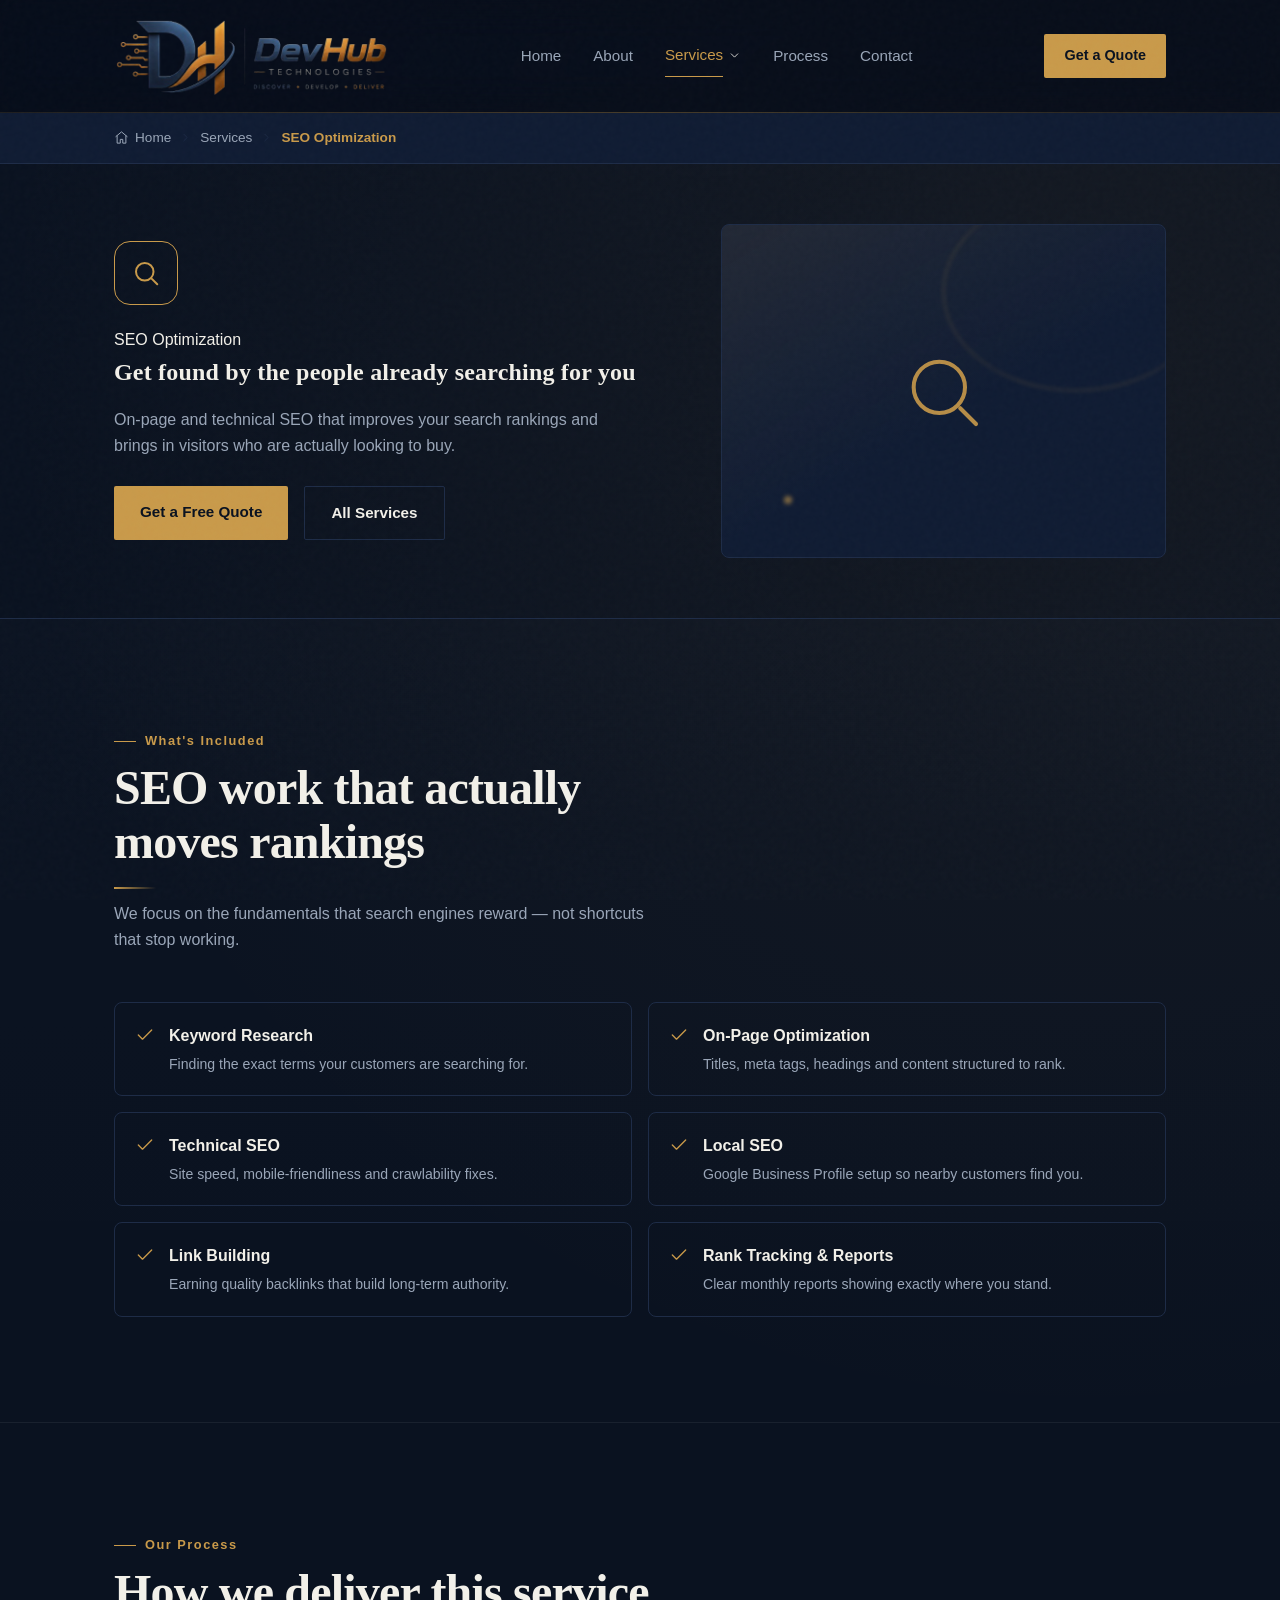
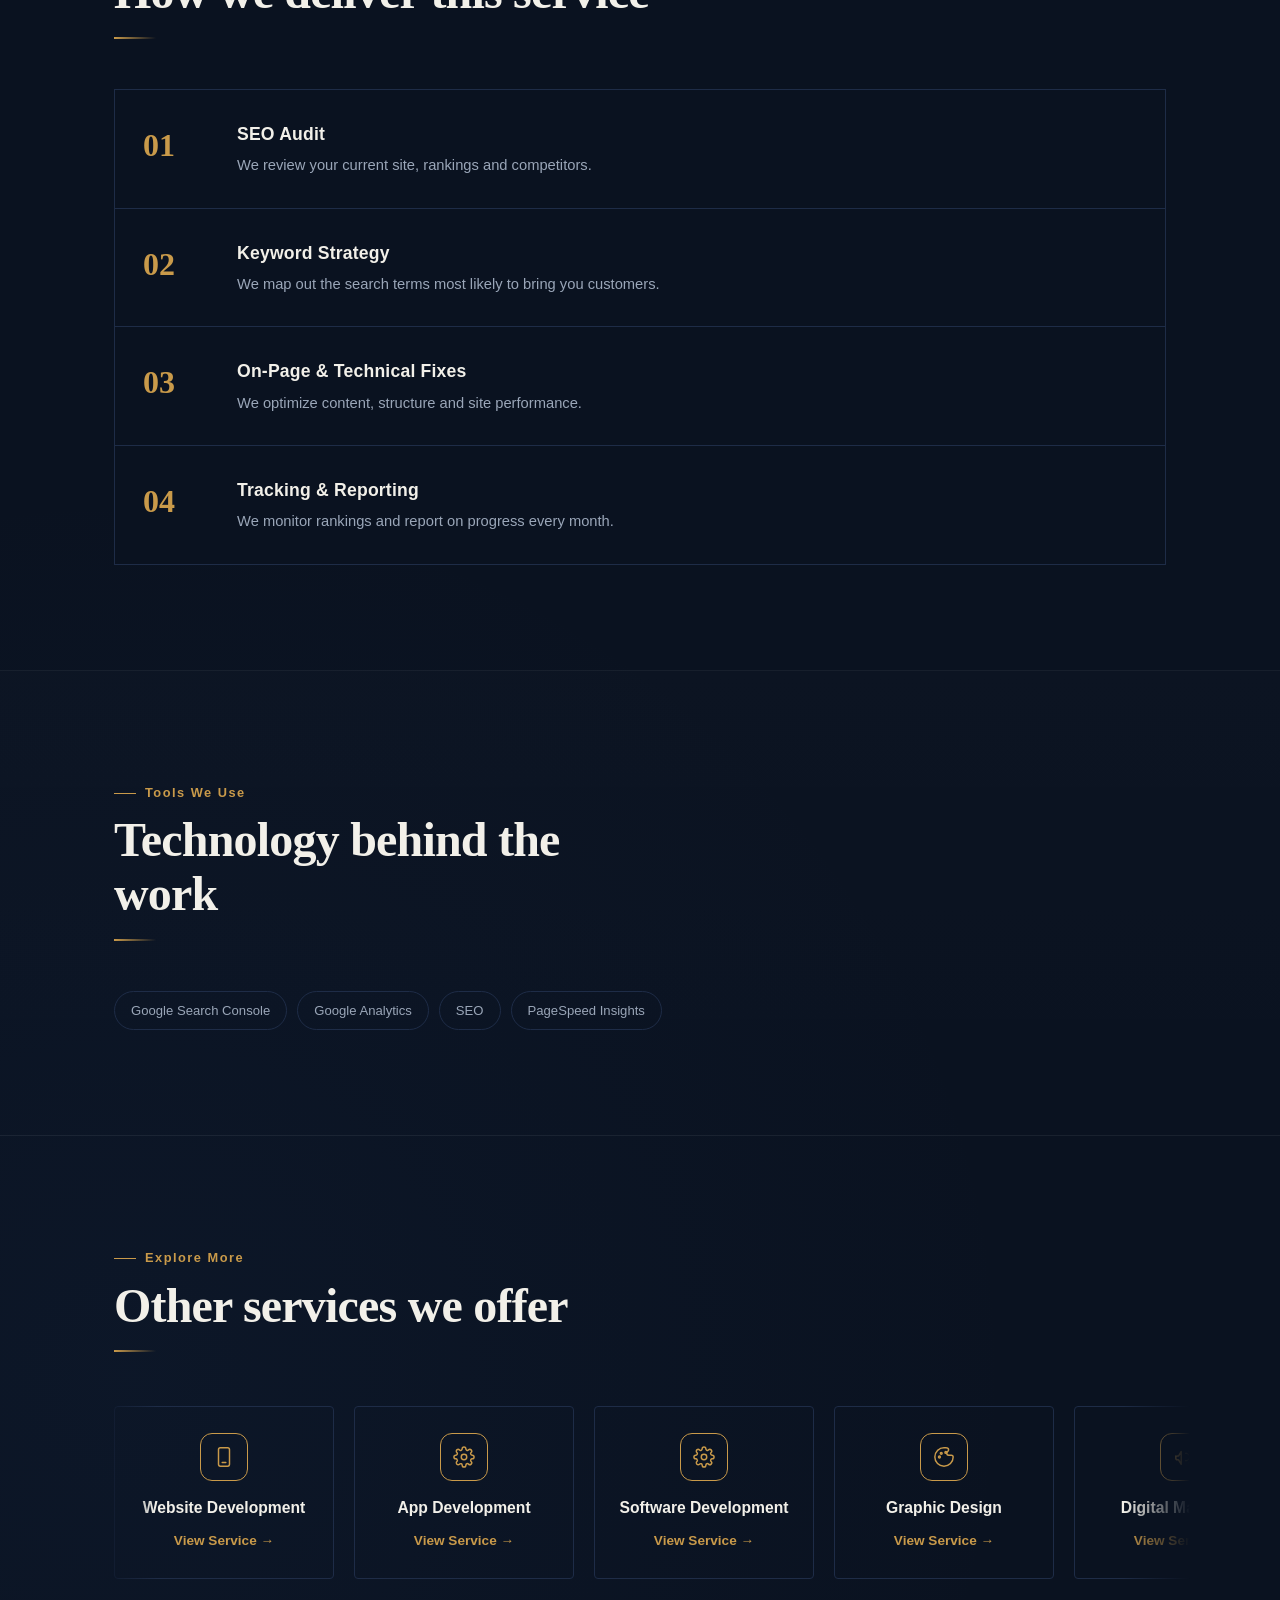
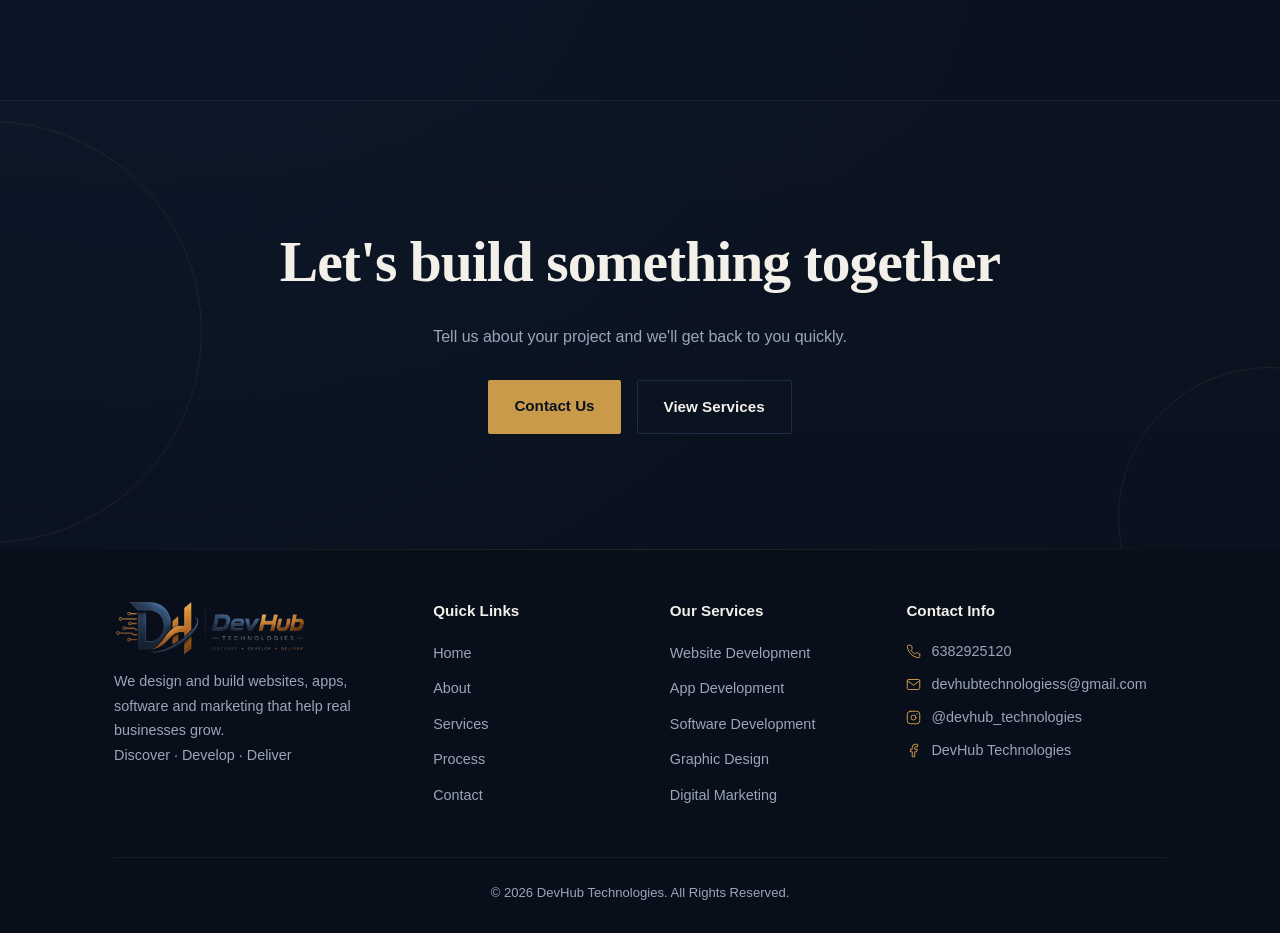
<file: service-seo-optimization.html>
<!DOCTYPE html>
<html lang="en">
<head>
<meta charset="UTF-8">
<meta name="viewport" content="width=device-width, initial-scale=1.0">
<title>DevHub Technologies | Websites Development | Apps Development | Software Development | Digital Marketing | Graphic Designs </title>
<meta name="keywords" content="DevHub Technologies, Website Development, App Development, Software Development, Digital Marketing, Graphic Design, SEO Services, Web Design Company">
<meta name="description" content="DevHub Technologies provides professional website development, mobile app development, custom software solutions, digital marketing, graphic design, and SEO services to help businesses grow online.">
<link rel="stylesheet" href="style.css">
<link rel="shortcut icon" type="image/png" href="assets/favicon.png">
</head>
<body>
<div class="page-progress" id="pageProgress" aria-hidden="true"></div>

<header>
  <div class="nav-wrap">
    <a href="index.html" class="brand"><img src="assets/dev logo.png" alt="DevHub Technologies logo" class="brand-logo"></a>
    <nav>
      <ul id="navList">
        <li><a href="index.html">Home</a></li>
        <li><a href="about.html">About</a></li>
        <li class="has-dropdown">
          <span class="dd-trigger"><a href="services.html" class="active">Services</a><svg class="isvg" viewBox="0 0 24 24"><path d="m6 9 6 6 6-6"/></svg></span>
          <div class="mega-dropdown">
            <a class="dd-item" href="service-website-development.html">
              <span class="dd-icon"><svg class="isvg" viewBox="0 0 24 24"><rect x="2" y="4" width="20" height="13" rx="1.5"/><path d="M8 21h8M12 17v4"/><path d="m9 9-2 2 2 2M15 9l2 2-2 2"/></svg></span>
              <span><h5>Website Development</h5><p>Responsive business websites</p></span>
            </a>
            <a class="dd-item" href="service-app-development.html">
              <span class="dd-icon"><svg class="isvg" viewBox="0 0 24 24"><rect x="6" y="2" width="12" height="20" rx="2"/><path d="M10 18h4"/></svg></span>
              <span><h5>App Development</h5><p>Android &amp; iOS applications</p></span>
            </a>
            <a class="dd-item" href="service-software-development.html">
              <span class="dd-icon"><svg class="isvg" viewBox="0 0 24 24"><circle cx="12" cy="12" r="3"/><path d="M19.4 15a1.7 1.7 0 0 0 .34 1.87l.06.06a2 2 0 1 1-2.83 2.83l-.06-.06a1.7 1.7 0 0 0-1.87-.34 1.7 1.7 0 0 0-1 1.55V21a2 2 0 0 1-4 0v-.09A1.7 1.7 0 0 0 9 19.4a1.7 1.7 0 0 0-1.87.34l-.06.06a2 2 0 1 1-2.83-2.83l.06-.06A1.7 1.7 0 0 0 4.6 15a1.7 1.7 0 0 0-1.55-1H3a2 2 0 0 1 0-4h.09A1.7 1.7 0 0 0 4.6 9a1.7 1.7 0 0 0-.34-1.87l-.06-.06a2 2 0 1 1 2.83-2.83l.06.06A1.7 1.7 0 0 0 9 4.6a1.7 1.7 0 0 0 1-1.55V3a2 2 0 0 1 4 0v.09a1.7 1.7 0 0 0 1 1.55 1.7 1.7 0 0 0 1.87-.34l.06-.06a2 2 0 1 1 2.83 2.83l-.06.06A1.7 1.7 0 0 0 19.4 9a1.7 1.7 0 0 0 1.55 1H21a2 2 0 0 1 0 4h-.09a1.7 1.7 0 0 0-1.51 1z"/></svg></span>
              <span><h5>Software Development</h5><p>Custom tools &amp; systems</p></span>
            </a>
            <a class="dd-item" href="service-graphic-design.html">
              <span class="dd-icon"><svg class="isvg" viewBox="0 0 24 24"><path d="M12 2a10 10 0 1 0 10 10c0-1-.5-2-2-2h-3a2 2 0 0 1-2-2c0-1 .5-1.5 1-2 .5-.5 1-1 1-2 0-1.5-2-2-3-2z"/><circle cx="7" cy="12" r="1"/><circle cx="9" cy="8" r="1"/><circle cx="14" cy="7" r="1"/></svg></span>
              <span><h5>Graphic Design</h5><p>Logos &amp; brand identity</p></span>
            </a>
            <a class="dd-item" href="service-digital-marketing.html">
              <span class="dd-icon"><svg class="isvg" viewBox="0 0 24 24"><path d="M3 11v2a2 2 0 0 0 2 2h1l3 5V6l-3 5H5a2 2 0 0 0-2 2z"/><path d="M14 8a4 4 0 0 1 0 8"/><path d="M17.5 5.5a8 8 0 0 1 0 13"/></svg></span>
              <span><h5>Digital Marketing</h5><p>Social, content &amp; SEO</p></span>
            </a>
            <a class="dd-item" href="service-seo-optimization.html">
              <span class="dd-icon"><svg class="isvg" viewBox="0 0 24 24"><circle cx="11" cy="11" r="7"/><path d="m21 21-4.3-4.3"/></svg></span>
              <span><h5>SEO Optimization</h5><p>Rank higher on search engines</p></span>
            </a>
            <a class="dd-viewall" href="services.html"><span>Explore →</span></a>
          </div>
        </li>
        <li><a href="process.html">Process</a></li>
        <li><a href="contact.html">Contact</a></li>
      </ul>
    </nav>
    <a href="contact.html" class="nav-cta magnetic">Get a Quote</a>
    <button class="menu-btn" id="menuBtn" aria-label="Toggle menu">
      <span></span><span></span><span></span>
    </button>
  </div>
</header>

<div class="breadcrumb-bar">
  <div class="container">
    <div class="breadcrumbs">
      <a href="index.html"><svg class="isvg" viewBox="0 0 24 24"><path d="M3 10.5 12 3l9 7.5"/><path d="M5 9.5V21h5v-6h4v6h5V9.5"/></svg>Home</a>
      <svg class="isvg sep" viewBox="0 0 24 24"><path d="m9 6 6 6-6 6"/></svg>
      <a href="services.html">Services</a>
      <svg class="isvg sep" viewBox="0 0 24 24"><path d="m9 6 6 6-6 6"/></svg>
      <span class="current">SEO Optimization</span>
    </div>
  </div>
</div>

<section class="service-hero">
  <div class="container service-hero-grid">
    <div class="reveal in">
      <div class="service-page-icon"><svg class="isvg" viewBox="0 0 24 24"><circle cx="11" cy="11" r="7"/><path d="m21 21-4.3-4.3"/></svg></div>
      <div class="kicker">SEO Optimization</div>
      <h1>Get found by the people already searching for you</h1>
      <p style="color:var(--slate);margin-top:16px;max-width:520px;">On-page and technical SEO that improves your search rankings and brings in visitors who are actually looking to buy.</p>
      <div class="btn-row" style="margin-top:28px;">
        <a href="contact.html" class="btn-primary">Get a Free Quote</a>
        <a href="services.html" class="btn-secondary">All Services</a>
      </div>
    </div>
    <div class="service-showcase reveal in reveal-delay-2">
      <div class="shape shape-ring" style="width:60%;height:60%;top:-10%;right:-10%;animation:spinSlow 20s linear infinite;"></div>
      <div class="shape shape-dot" style="width:8px;height:8px;bottom:16%;left:14%;animation:floatY 5s ease-in-out infinite;"></div>
      <div class="glyph-big"><svg class="isvg" viewBox="0 0 24 24"><circle cx="11" cy="11" r="7"/><path d="m21 21-4.3-4.3"/></svg></div>
    </div>
  </div>
</section>

<section>
  <div class="container">
    <div class="section-head">
      <div class="kicker">What's Included</div>
      <h2>SEO work that actually moves rankings</h2>
      <p>We focus on the fundamentals that search engines reward — not shortcuts that stop working.</p>
    </div>
    <div class="feature-list">
      <div class="feature-item reveal">
        <svg class="isvg" viewBox="0 0 24 24"><path d="M20 6 9 17l-5-5"/></svg>
        <div><h4>Keyword Research</h4><p>Finding the exact terms your customers are searching for.</p></div>
      </div>
      <div class="feature-item reveal reveal-delay-1">
        <svg class="isvg" viewBox="0 0 24 24"><path d="M20 6 9 17l-5-5"/></svg>
        <div><h4>On-Page Optimization</h4><p>Titles, meta tags, headings and content structured to rank.</p></div>
      </div>
      <div class="feature-item reveal reveal-delay-2">
        <svg class="isvg" viewBox="0 0 24 24"><path d="M20 6 9 17l-5-5"/></svg>
        <div><h4>Technical SEO</h4><p>Site speed, mobile-friendliness and crawlability fixes.</p></div>
      </div>
      <div class="feature-item reveal reveal-delay-3">
        <svg class="isvg" viewBox="0 0 24 24"><path d="M20 6 9 17l-5-5"/></svg>
        <div><h4>Local SEO</h4><p>Google Business Profile setup so nearby customers find you.</p></div>
      </div>
      <div class="feature-item reveal reveal-delay-4">
        <svg class="isvg" viewBox="0 0 24 24"><path d="M20 6 9 17l-5-5"/></svg>
        <div><h4>Link Building</h4><p>Earning quality backlinks that build long-term authority.</p></div>
      </div>
      <div class="feature-item reveal reveal-delay-5">
        <svg class="isvg" viewBox="0 0 24 24"><path d="M20 6 9 17l-5-5"/></svg>
        <div><h4>Rank Tracking &amp; Reports</h4><p>Clear monthly reports showing exactly where you stand.</p></div>
      </div>
    </div>
  </div>
</section>

<section>
  <div class="container">
    <div class="section-head">
      <div class="kicker">Our Process</div>
      <h2>How we deliver this service</h2>
    </div>
    <div class="process-detail">
      <div class="process-detail-row reveal">
        <div class="process-detail-num">01</div>
        <div class="process-detail-text">
          <h3>SEO Audit</h3>
          <p>We review your current site, rankings and competitors.</p>
        </div>
      </div>
      <div class="process-detail-row reveal reveal-delay-1">
        <div class="process-detail-num">02</div>
        <div class="process-detail-text">
          <h3>Keyword Strategy</h3>
          <p>We map out the search terms most likely to bring you customers.</p>
        </div>
      </div>
      <div class="process-detail-row reveal reveal-delay-2">
        <div class="process-detail-num">03</div>
        <div class="process-detail-text">
          <h3>On-Page &amp; Technical Fixes</h3>
          <p>We optimize content, structure and site performance.</p>
        </div>
      </div>
      <div class="process-detail-row reveal reveal-delay-3">
        <div class="process-detail-num">04</div>
        <div class="process-detail-text">
          <h3>Tracking &amp; Reporting</h3>
          <p>We monitor rankings and report on progress every month.</p>
        </div>
      </div>
    </div>
  </div>
</section>

<section>
  <div class="container">
    <div class="section-head">
      <div class="kicker">Tools We Use</div>
      <h2>Technology behind the work</h2>
    </div>
    <div class="tech-tags reveal in">
        <span class="tech-tag">Google Search Console</span>
        <span class="tech-tag">Google Analytics</span>
        <span class="tech-tag">SEO</span>
        <span class="tech-tag">PageSpeed Insights</span>
    </div>
  </div>
</section>

<section>
  <div class="container">
    <div class="section-head">
      <div class="kicker">Explore More</div>
      <h2>Other services we offer</h2>
    </div>
    <div class="related-marquee">
      <div class="related-track">
        <a href="service-Website-development.html" class="related-card">
          <div class="icon-circle"><svg class="isvg" viewBox="0 0 24 24"><rect x="6" y="2" width="12" height="20" rx="2"/><path d="M10 18h4"/></svg></div>
          <h5>Website Development</h5>
          <span>View Service →</span>
        </a>
        
        <a href="service-app-development.html" class="related-card">
          <div class="icon-circle"><svg class="isvg" viewBox="0 0 24 24"><circle cx="12" cy="12" r="3"/><path d="M19.4 15a1.7 1.7 0 0 0 .34 1.87l.06.06a2 2 0 1 1-2.83 2.83l-.06-.06a1.7 1.7 0 0 0-1.87-.34 1.7 1.7 0 0 0-1 1.55V21a2 2 0 0 1-4 0v-.09A1.7 1.7 0 0 0 9 19.4a1.7 1.7 0 0 0-1.87.34l-.06.06a2 2 0 1 1-2.83-2.83l.06-.06A1.7 1.7 0 0 0 4.6 15a1.7 1.7 0 0 0-1.55-1H3a2 2 0 0 1 0-4h.09A1.7 1.7 0 0 0 4.6 9a1.7 1.7 0 0 0-.34-1.87l-.06-.06a2 2 0 1 1 2.83-2.83l.06.06A1.7 1.7 0 0 0 9 4.6a1.7 1.7 0 0 0 1-1.55V3a2 2 0 0 1 4 0v.09a1.7 1.7 0 0 0 1 1.55 1.7 1.7 0 0 0 1.87-.34l.06-.06a2 2 0 1 1 2.83 2.83l-.06.06A1.7 1.7 0 0 0 19.4 9a1.7 1.7 0 0 0 1.55 1H21a2 2 0 0 1 0 4h-.09a1.7 1.7 0 0 0-1.51 1z"/></svg></div>
          <h5>App Development</h5>
          <span>View Service →</span>
        </a>
        <a href="service-software-development.html" class="related-card">
          <div class="icon-circle"><svg class="isvg" viewBox="0 0 24 24"><circle cx="12" cy="12" r="3"/><path d="M19.4 15a1.7 1.7 0 0 0 .34 1.87l.06.06a2 2 0 1 1-2.83 2.83l-.06-.06a1.7 1.7 0 0 0-1.87-.34 1.7 1.7 0 0 0-1 1.55V21a2 2 0 0 1-4 0v-.09A1.7 1.7 0 0 0 9 19.4a1.7 1.7 0 0 0-1.87.34l-.06.06a2 2 0 1 1-2.83-2.83l.06-.06A1.7 1.7 0 0 0 4.6 15a1.7 1.7 0 0 0-1.55-1H3a2 2 0 0 1 0-4h.09A1.7 1.7 0 0 0 4.6 9a1.7 1.7 0 0 0-.34-1.87l-.06-.06a2 2 0 1 1 2.83-2.83l.06.06A1.7 1.7 0 0 0 9 4.6a1.7 1.7 0 0 0 1-1.55V3a2 2 0 0 1 4 0v.09a1.7 1.7 0 0 0 1 1.55 1.7 1.7 0 0 0 1.87-.34l.06-.06a2 2 0 1 1 2.83 2.83l-.06.06A1.7 1.7 0 0 0 19.4 9a1.7 1.7 0 0 0 1.55 1H21a2 2 0 0 1 0 4h-.09a1.7 1.7 0 0 0-1.51 1z"/></svg></div>
          <h5>Software Development</h5>
          <span>View Service →</span>
        </a>
        <a href="service-graphic-design.html" class="related-card">
          <div class="icon-circle"><svg class="isvg" viewBox="0 0 24 24"><path d="M12 2a10 10 0 1 0 10 10c0-1-.5-2-2-2h-3a2 2 0 0 1-2-2c0-1 .5-1.5 1-2 .5-.5 1-1 1-2 0-1.5-2-2-3-2z"/><circle cx="7" cy="12" r="1"/><circle cx="9" cy="8" r="1"/><circle cx="14" cy="7" r="1"/></svg></div>
          <h5>Graphic Design</h5>
          <span>View Service →</span>
        </a>
        <a href="service-digital-marketing.html" class="related-card">
          <div class="icon-circle"><svg class="isvg" viewBox="0 0 24 24"><path d="M3 11v2a2 2 0 0 0 2 2h1l3 5V6l-3 5H5a2 2 0 0 0-2 2z"/><path d="M14 8a4 4 0 0 1 0 8"/><path d="M17.5 5.5a8 8 0 0 1 0 13"/></svg></div>
          <h5>Digital Marketing</h5>
          <span>View Service →</span>
        </a>
        
        <!-- duplicate set for seamless infinite loop -->
        <a href="service-Website-development.html" class="related-card" aria-hidden="true">
          <div class="icon-circle"><svg class="isvg" viewBox="0 0 24 24"><rect x="6" y="2" width="12" height="20" rx="2"/><path d="M10 18h4"/></svg></div>
          <h5>Website Development</h5>
          <span>View Service →</span>
        </a>
        <a href="service-app-development.html" class="related-card" aria-hidden="true">
          <div class="icon-circle"><svg class="isvg" viewBox="0 0 24 24"><circle cx="12" cy="12" r="3"/><path d="M19.4 15a1.7 1.7 0 0 0 .34 1.87l.06.06a2 2 0 1 1-2.83 2.83l-.06-.06a1.7 1.7 0 0 0-1.87-.34 1.7 1.7 0 0 0-1 1.55V21a2 2 0 0 1-4 0v-.09A1.7 1.7 0 0 0 9 19.4a1.7 1.7 0 0 0-1.87.34l-.06.06a2 2 0 1 1-2.83-2.83l.06-.06A1.7 1.7 0 0 0 4.6 15a1.7 1.7 0 0 0-1.55-1H3a2 2 0 0 1 0-4h.09A1.7 1.7 0 0 0 4.6 9a1.7 1.7 0 0 0-.34-1.87l-.06-.06a2 2 0 1 1 2.83-2.83l.06.06A1.7 1.7 0 0 0 9 4.6a1.7 1.7 0 0 0 1-1.55V3a2 2 0 0 1 4 0v.09a1.7 1.7 0 0 0 1 1.55 1.7 1.7 0 0 0 1.87-.34l.06-.06a2 2 0 1 1 2.83 2.83l-.06.06A1.7 1.7 0 0 0 19.4 9a1.7 1.7 0 0 0 1.55 1H21a2 2 0 0 1 0 4h-.09a1.7 1.7 0 0 0-1.51 1z"/></svg></div>
          <h5>App Development</h5>
          <span>View Service →</span>
        </a>
        <a href="service-software-development.html" class="related-card">
          <div class="icon-circle"><svg class="isvg" viewBox="0 0 24 24"><circle cx="12" cy="12" r="3"/><path d="M19.4 15a1.7 1.7 0 0 0 .34 1.87l.06.06a2 2 0 1 1-2.83 2.83l-.06-.06a1.7 1.7 0 0 0-1.87-.34 1.7 1.7 0 0 0-1 1.55V21a2 2 0 0 1-4 0v-.09A1.7 1.7 0 0 0 9 19.4a1.7 1.7 0 0 0-1.87.34l-.06.06a2 2 0 1 1-2.83-2.83l.06-.06A1.7 1.7 0 0 0 4.6 15a1.7 1.7 0 0 0-1.55-1H3a2 2 0 0 1 0-4h.09A1.7 1.7 0 0 0 4.6 9a1.7 1.7 0 0 0-.34-1.87l-.06-.06a2 2 0 1 1 2.83-2.83l.06.06A1.7 1.7 0 0 0 9 4.6a1.7 1.7 0 0 0 1-1.55V3a2 2 0 0 1 4 0v.09a1.7 1.7 0 0 0 1 1.55 1.7 1.7 0 0 0 1.87-.34l.06-.06a2 2 0 1 1 2.83 2.83l-.06.06A1.7 1.7 0 0 0 19.4 9a1.7 1.7 0 0 0 1.55 1H21a2 2 0 0 1 0 4h-.09a1.7 1.7 0 0 0-1.51 1z"/></svg></div>
          <h5>Software Development</h5>
          <span>View Service →</span>
        </a>
        <a href="service-graphic-design.html" class="related-card" aria-hidden="true">
          <div class="icon-circle"><svg class="isvg" viewBox="0 0 24 24"><path d="M12 2a10 10 0 1 0 10 10c0-1-.5-2-2-2h-3a2 2 0 0 1-2-2c0-1 .5-1.5 1-2 .5-.5 1-1 1-2 0-1.5-2-2-3-2z"/><circle cx="7" cy="12" r="1"/><circle cx="9" cy="8" r="1"/><circle cx="14" cy="7" r="1"/></svg></div>
          <h5>Graphic Design</h5>
          <span>View Service →</span>
        </a>
        <a href="service-digital-marketing.html" class="related-card" aria-hidden="true">
          <div class="icon-circle"><svg class="isvg" viewBox="0 0 24 24"><path d="M3 11v2a2 2 0 0 0 2 2h1l3 5V6l-3 5H5a2 2 0 0 0-2 2z"/><path d="M14 8a4 4 0 0 1 0 8"/><path d="M17.5 5.5a8 8 0 0 1 0 13"/></svg></div>
          <h5>Digital Marketing</h5>
          <span>View Service →</span>
        </a>
        
      </div>
    </div>
  </div>
</section>

<section class="cta-band">
  <div class="container">
    <h2>Let's build something together</h2>
    <p>Tell us about your project and we'll get back to you quickly.</p>
    <div class="btn-row" style="justify-content:center;">
      <a href="contact.html" class="btn-primary">Contact Us</a>
      <a href="services.html" class="btn-secondary">View Services</a>
    </div>
  </div>
</section>

<footer>
  <div class="container">
    <div class="footer-grid">
      <div class="footer-brand">
        <a href="index.html"><img src="assets/dev logo.png" alt="DevHub Technologies" class="footer-logo"></a>
        <p>We design and build websites, apps, software and marketing that help real businesses grow.<br>Discover · Develop · Deliver</p>
      </div>
      <div class="footer-col">
        <h4>Quick Links</h4>
        <ul>
          <li><a href="index.html">Home</a></li>
          <li><a href="about.html">About</a></li>
          <li><a href="services.html">Services</a></li>
          <li><a href="process.html">Process</a></li>
          <li><a href="contact.html">Contact</a></li>
        </ul>
      </div>
      <div class="footer-col">
        <h4>Our Services</h4>
        <ul>
          <li><a href="service-website-development.html">Website Development</a></li>
          <li><a href="service-app-development.html">App Development</a></li>
          <li><a href="service-software-development.html">Software Development</a></li>
          <li><a href="service-graphic-design.html">Graphic Design</a></li>
          <li><a href="service-digital-marketing.html">Digital Marketing</a></li>
          <!-- <li><a href="service-seo-optimization.html">SEO Optimization</a></li> -->
        </ul>
      </div>
      <div class="footer-col">
        <h4>Contact Info</h4>
        <ul class="footer-contact-list">
          <li><a href="tel:6382925120"><svg class="isvg" viewBox="0 0 24 24"><path d="M22 16.92v3a2 2 0 0 1-2.18 2 19.79 19.79 0 0 1-8.63-3.07 19.5 19.5 0 0 1-6-6 19.79 19.79 0 0 1-3.07-8.67A2 2 0 0 1 4.11 2h3a2 2 0 0 1 2 1.72c.13.96.36 1.9.7 2.81a2 2 0 0 1-.45 2.11L8.09 9.91a16 16 0 0 0 6 6l1.27-1.27a2 2 0 0 1 2.11-.45c.91.34 1.85.57 2.81.7A2 2 0 0 1 22 16.92z"/></svg><span>6382925120</span></a></li>
          <li><a href="mailto:devhubtechnologiess@gmail.com"><svg class="isvg" viewBox="0 0 24 24"><rect x="2" y="4" width="20" height="16" rx="2"/><path d="m22 6-10 7L2 6"/></svg><span>devhubtechnologiess@gmail.com</span></a></li>
          <li><a href="https://instagram.com/devhub_technologies" target="_blank"><svg class="isvg" viewBox="0 0 24 24"><rect x="2" y="2" width="20" height="20" rx="5"/><circle cx="12" cy="12" r="4"/><circle cx="17.5" cy="6.5" r="1" fill="currentColor" stroke="none"/></svg><span>@devhub_technologies</span></a></li>
          <li><a href="https://www.facebook.com/61594018434029/" target="_blank"><svg class="isvg" viewBox="0 0 24 24"><path d="M18 2h-3a5 5 0 0 0-5 5v3H7v4h3v8h4v-8h3l1-4h-4V7a1 1 0 0 1 1-1h3z"/></svg><span>DevHub Technologies</span></a></li>
        </ul>
      </div>
    </div>
    <div class="footer-bottom">
      <span>© 2026 DevHub Technologies. All Rights Reserved.</span>
    </div>
  </div>
</footer>

<button id="scrollTopBtn" class="scroll-top-btn" aria-label="Scroll to top">
  <svg class="isvg" viewBox="0 0 24 24"><path d="M12 19V5M5 12l7-7 7 7"/></svg>
</button>

<script>
  document.getElementById('menuBtn').addEventListener('click', function(){
    document.getElementById('navList').classList.toggle('open');
  });
  document.querySelectorAll('.has-dropdown .dd-trigger .isvg').forEach(function(icon){
    icon.addEventListener('click', function(e){
      e.preventDefault();
      e.stopPropagation();
      icon.closest('li').classList.toggle('open');
    });
  });
  var revealObserver = new IntersectionObserver(function(entries){
    entries.forEach(function(entry){
      if(entry.isIntersecting){
        entry.target.classList.add('in');
        revealObserver.unobserve(entry.target);
      }
    });
  }, {threshold:0.15});
  document.querySelectorAll('.reveal').forEach(function(el){ revealObserver.observe(el); });

  var scrollBtn = document.getElementById('scrollTopBtn');
  window.addEventListener('scroll', function(){
    if(window.scrollY > 400){ scrollBtn.classList.add('show'); }
    else{ scrollBtn.classList.remove('show'); }
  });
  scrollBtn.addEventListener('click', function(){
    window.scrollTo({top:0, behavior:'smooth'});
  });
</script>

</body>
</html>
</file>
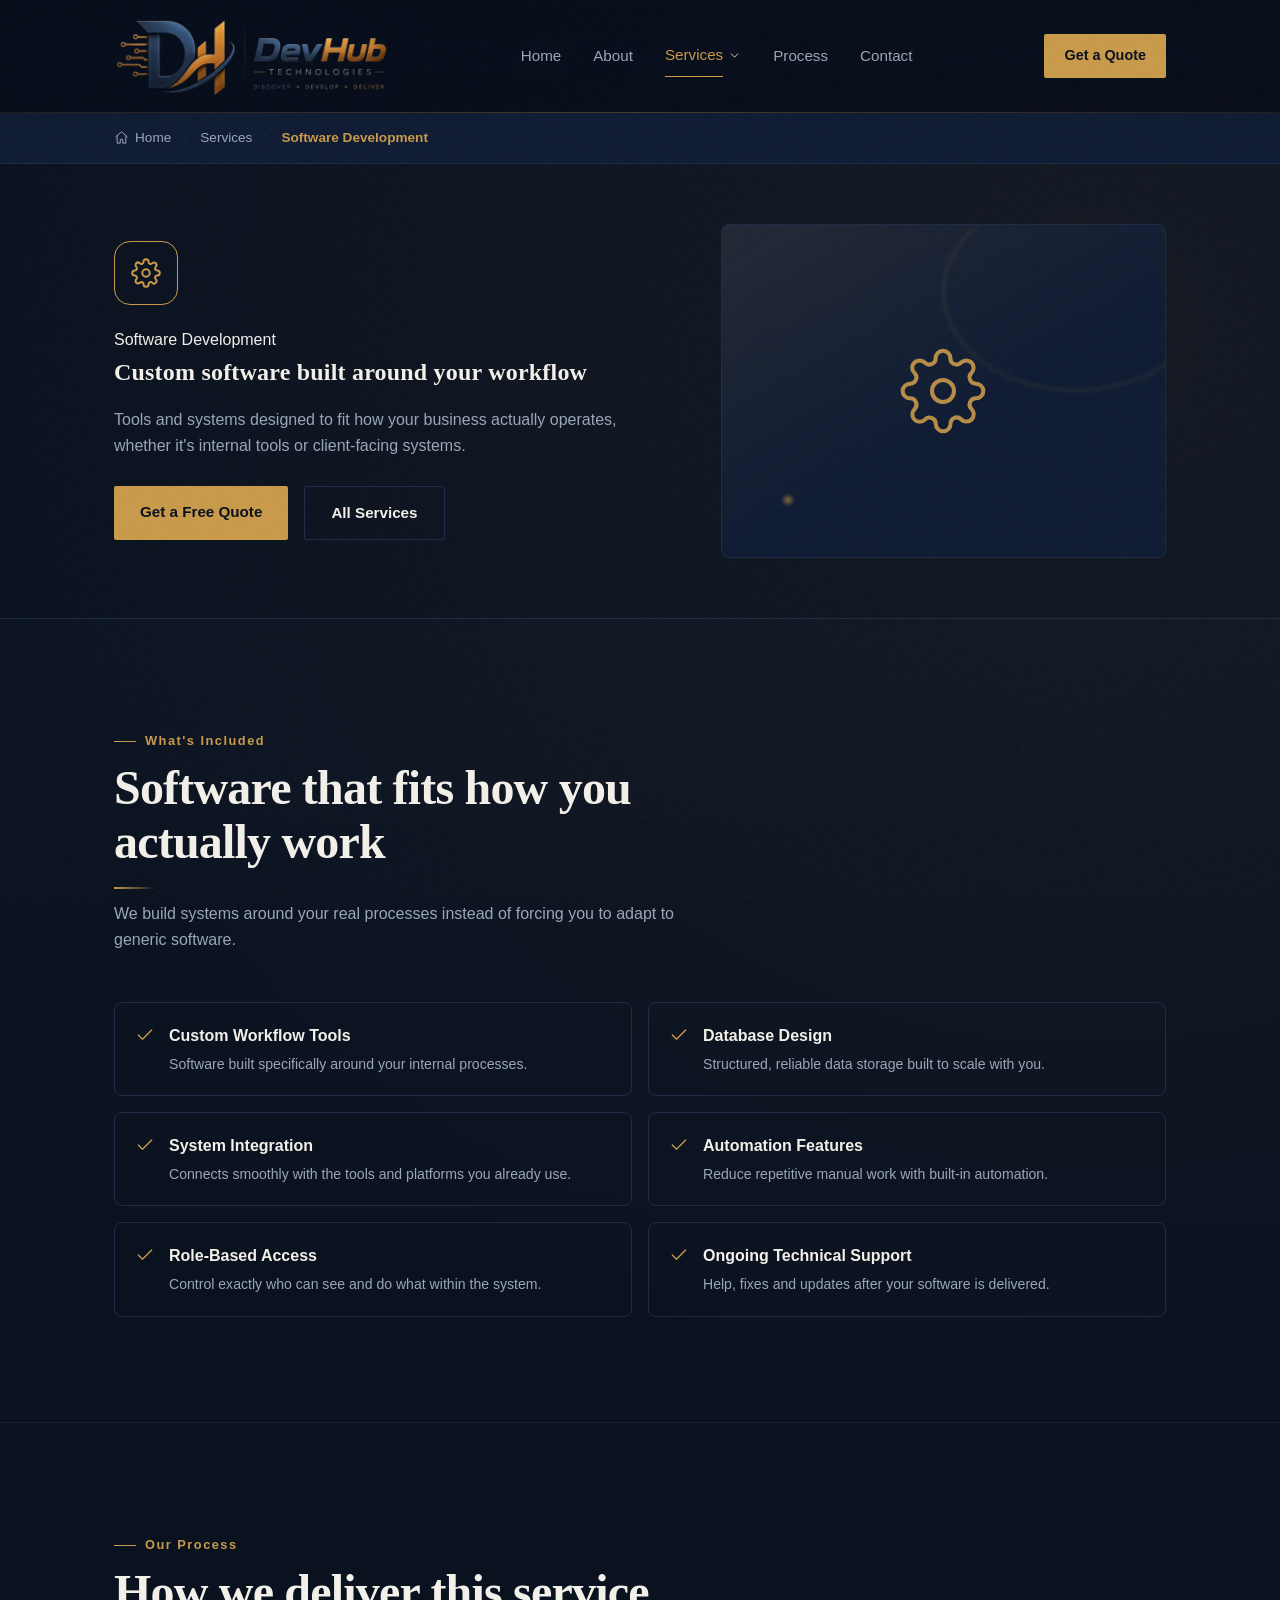
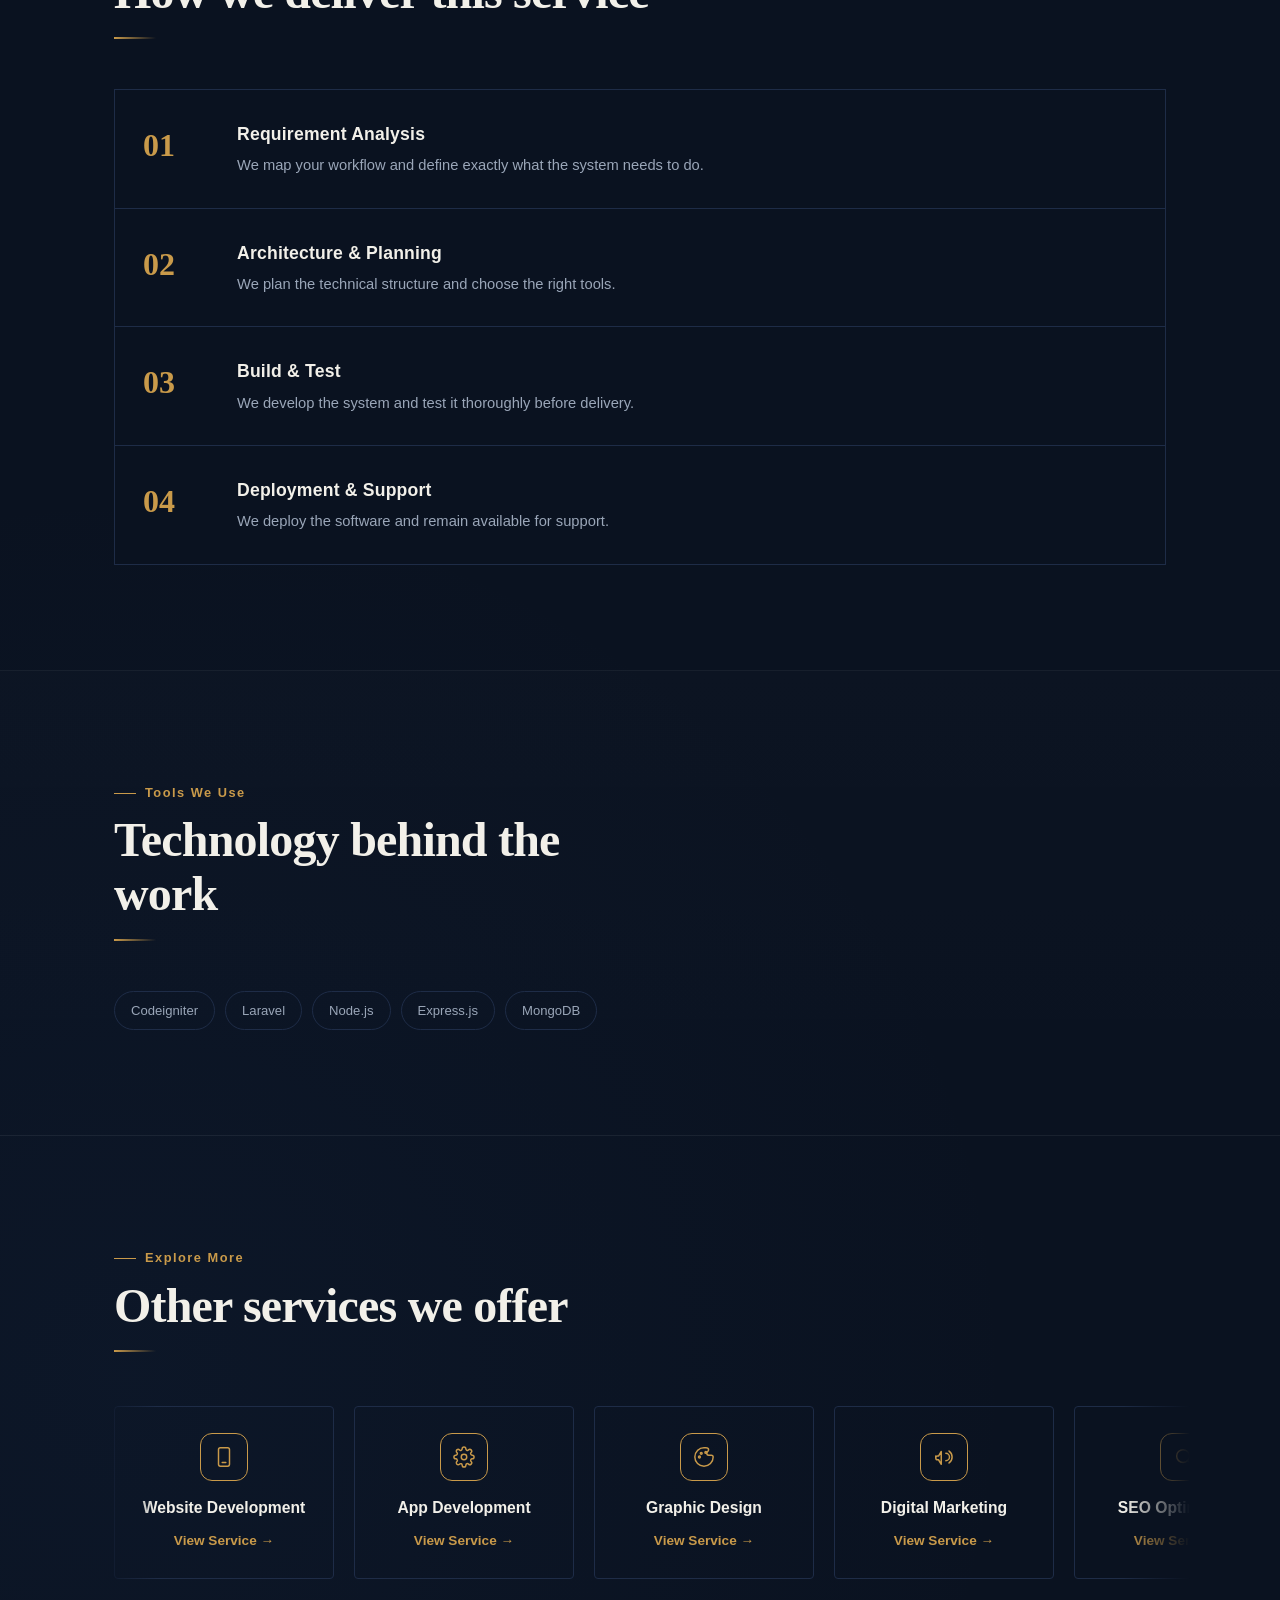
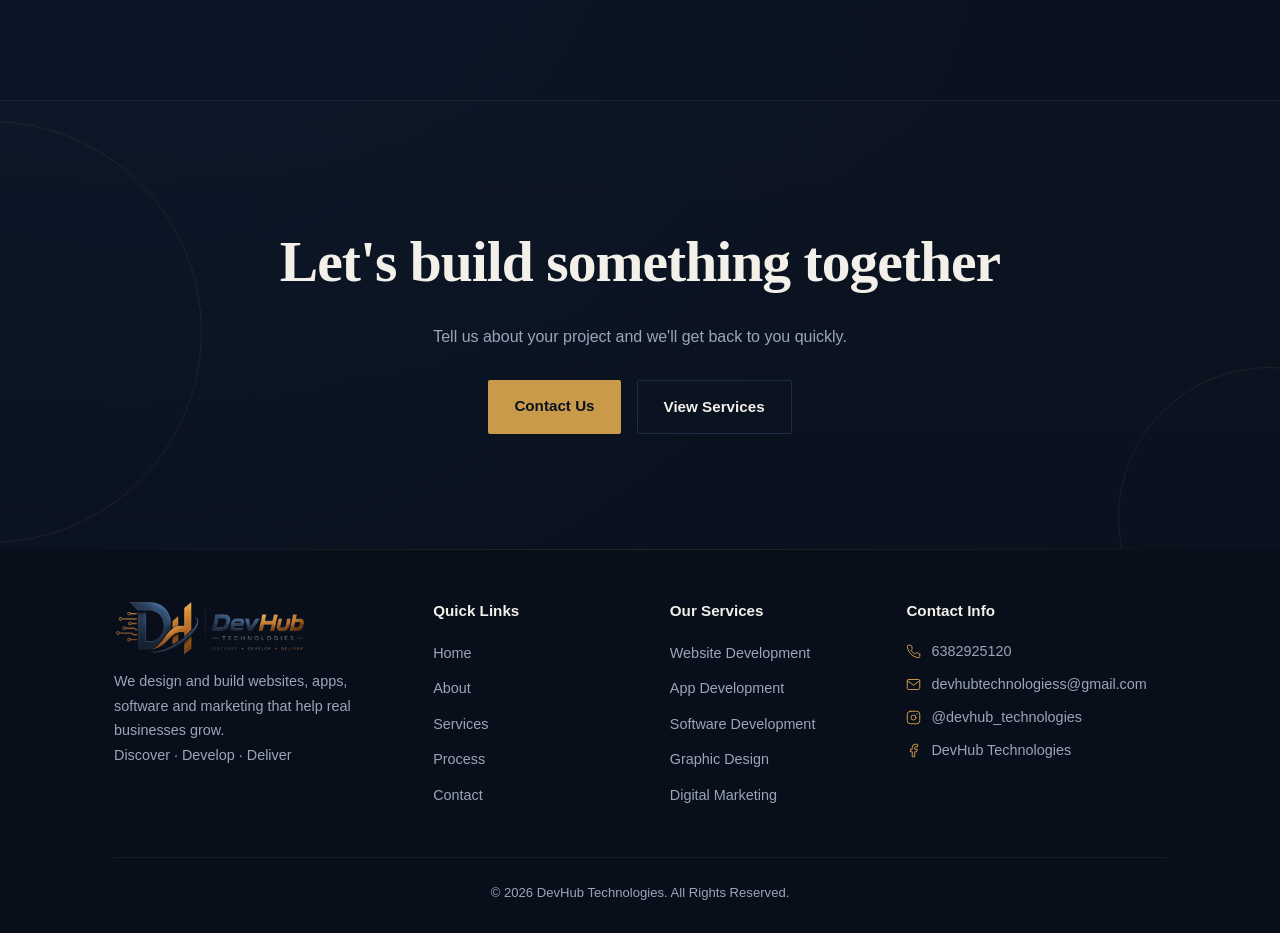
<file: service-software-development.html>
<!DOCTYPE html>
<html lang="en">
<head>
<meta charset="UTF-8">
<meta name="viewport" content="width=device-width, initial-scale=1.0">
<title>DevHub Technologies | Websites Development | Apps Development | Software Development | Digital Marketing | Graphic Designs </title>
<meta name="keywords" content="DevHub Technologies, Website Development, App Development, Software Development, Digital Marketing, Graphic Design, SEO Services, Web Design Company">
<meta name="description" content="DevHub Technologies provides professional website development, mobile app development, custom software solutions, digital marketing, graphic design, and SEO services to help businesses grow online.">
<link rel="stylesheet" href="style.css">
<link rel="shortcut icon" type="image/png" href="assets/favicon.png">
</head>
<body>
<div class="page-progress" id="pageProgress" aria-hidden="true"></div>

<header>
  <div class="nav-wrap">
    <a href="index.html" class="brand"><img src="assets/dev logo.png" alt="DevHub Technologies logo" class="brand-logo"></a>
    <nav>
      <ul id="navList">
        <li><a href="index.html">Home</a></li>
        <li><a href="about.html">About</a></li>
        <li class="has-dropdown">
          <span class="dd-trigger"><a href="services.html" class="active">Services</a><svg class="isvg" viewBox="0 0 24 24"><path d="m6 9 6 6 6-6"/></svg></span>
          <div class="mega-dropdown">
            <a class="dd-item" href="service-website-development.html">
              <span class="dd-icon"><svg class="isvg" viewBox="0 0 24 24"><rect x="2" y="4" width="20" height="13" rx="1.5"/><path d="M8 21h8M12 17v4"/><path d="m9 9-2 2 2 2M15 9l2 2-2 2"/></svg></span>
              <span><h5>Website Development</h5><p>Responsive business websites</p></span>
            </a>
            <a class="dd-item" href="service-app-development.html">
              <span class="dd-icon"><svg class="isvg" viewBox="0 0 24 24"><rect x="6" y="2" width="12" height="20" rx="2"/><path d="M10 18h4"/></svg></span>
              <span><h5>App Development</h5><p>Android &amp; iOS applications</p></span>
            </a>
            <a class="dd-item" href="service-software-development.html">
              <span class="dd-icon"><svg class="isvg" viewBox="0 0 24 24"><circle cx="12" cy="12" r="3"/><path d="M19.4 15a1.7 1.7 0 0 0 .34 1.87l.06.06a2 2 0 1 1-2.83 2.83l-.06-.06a1.7 1.7 0 0 0-1.87-.34 1.7 1.7 0 0 0-1 1.55V21a2 2 0 0 1-4 0v-.09A1.7 1.7 0 0 0 9 19.4a1.7 1.7 0 0 0-1.87.34l-.06.06a2 2 0 1 1-2.83-2.83l.06-.06A1.7 1.7 0 0 0 4.6 15a1.7 1.7 0 0 0-1.55-1H3a2 2 0 0 1 0-4h.09A1.7 1.7 0 0 0 4.6 9a1.7 1.7 0 0 0-.34-1.87l-.06-.06a2 2 0 1 1 2.83-2.83l.06.06A1.7 1.7 0 0 0 9 4.6a1.7 1.7 0 0 0 1-1.55V3a2 2 0 0 1 4 0v.09a1.7 1.7 0 0 0 1 1.55 1.7 1.7 0 0 0 1.87-.34l.06-.06a2 2 0 1 1 2.83 2.83l-.06.06A1.7 1.7 0 0 0 19.4 9a1.7 1.7 0 0 0 1.55 1H21a2 2 0 0 1 0 4h-.09a1.7 1.7 0 0 0-1.51 1z"/></svg></span>
              <span><h5>Software Development</h5><p>Custom tools &amp; systems</p></span>
            </a>
            <a class="dd-item" href="service-graphic-design.html">
              <span class="dd-icon"><svg class="isvg" viewBox="0 0 24 24"><path d="M12 2a10 10 0 1 0 10 10c0-1-.5-2-2-2h-3a2 2 0 0 1-2-2c0-1 .5-1.5 1-2 .5-.5 1-1 1-2 0-1.5-2-2-3-2z"/><circle cx="7" cy="12" r="1"/><circle cx="9" cy="8" r="1"/><circle cx="14" cy="7" r="1"/></svg></span>
              <span><h5>Graphic Design</h5><p>Logos &amp; brand identity</p></span>
            </a>
            <a class="dd-item" href="service-digital-marketing.html">
              <span class="dd-icon"><svg class="isvg" viewBox="0 0 24 24"><path d="M3 11v2a2 2 0 0 0 2 2h1l3 5V6l-3 5H5a2 2 0 0 0-2 2z"/><path d="M14 8a4 4 0 0 1 0 8"/><path d="M17.5 5.5a8 8 0 0 1 0 13"/></svg></span>
              <span><h5>Digital Marketing</h5><p>Social, content &amp; SEO</p></span>
            </a>
            <a class="dd-item" href="service-seo-optimization.html">
              <span class="dd-icon"><svg class="isvg" viewBox="0 0 24 24"><circle cx="11" cy="11" r="7"/><path d="m21 21-4.3-4.3"/></svg></span>
              <span><h5>SEO Optimization</h5><p>Rank higher on search engines</p></span>
            </a>
            <a class="dd-viewall" href="services.html"><span>Explore →</span></a>
          </div>
        </li>
        <li><a href="process.html">Process</a></li>
        <li><a href="contact.html">Contact</a></li>
      </ul>
    </nav>
    <a href="contact.html" class="nav-cta magnetic">Get a Quote</a>
    <button class="menu-btn" id="menuBtn" aria-label="Toggle menu">
      <span></span><span></span><span></span>
    </button>
  </div>
</header>

<div class="breadcrumb-bar">
  <div class="container">
    <div class="breadcrumbs">
      <a href="index.html"><svg class="isvg" viewBox="0 0 24 24"><path d="M3 10.5 12 3l9 7.5"/><path d="M5 9.5V21h5v-6h4v6h5V9.5"/></svg>Home</a>
      <svg class="isvg sep" viewBox="0 0 24 24"><path d="m9 6 6 6-6 6"/></svg>
      <a href="services.html">Services</a>
      <svg class="isvg sep" viewBox="0 0 24 24"><path d="m9 6 6 6-6 6"/></svg>
      <span class="current">Software Development</span>
    </div>
  </div>
</div>

<section class="service-hero">
  <div class="container service-hero-grid">
    <div class="reveal in">
      <div class="service-page-icon"><svg class="isvg" viewBox="0 0 24 24"><circle cx="12" cy="12" r="3"/><path d="M19.4 15a1.7 1.7 0 0 0 .34 1.87l.06.06a2 2 0 1 1-2.83 2.83l-.06-.06a1.7 1.7 0 0 0-1.87-.34 1.7 1.7 0 0 0-1 1.55V21a2 2 0 0 1-4 0v-.09A1.7 1.7 0 0 0 9 19.4a1.7 1.7 0 0 0-1.87.34l-.06.06a2 2 0 1 1-2.83-2.83l.06-.06A1.7 1.7 0 0 0 4.6 15a1.7 1.7 0 0 0-1.55-1H3a2 2 0 0 1 0-4h.09A1.7 1.7 0 0 0 4.6 9a1.7 1.7 0 0 0-.34-1.87l-.06-.06a2 2 0 1 1 2.83-2.83l.06.06A1.7 1.7 0 0 0 9 4.6a1.7 1.7 0 0 0 1-1.55V3a2 2 0 0 1 4 0v.09a1.7 1.7 0 0 0 1 1.55 1.7 1.7 0 0 0 1.87-.34l.06-.06a2 2 0 1 1 2.83 2.83l-.06.06A1.7 1.7 0 0 0 19.4 9a1.7 1.7 0 0 0 1.55 1H21a2 2 0 0 1 0 4h-.09a1.7 1.7 0 0 0-1.51 1z"/></svg></div>
      <div class="kicker">Software Development</div>
      <h1>Custom software built around your workflow</h1>
      <p style="color:var(--slate);margin-top:16px;max-width:520px;">Tools and systems designed to fit how your business actually operates, whether it's internal tools or client-facing systems.</p>
      <div class="btn-row" style="margin-top:28px;">
        <a href="contact.html" class="btn-primary">Get a Free Quote</a>
        <a href="services.html" class="btn-secondary">All Services</a>
      </div>
    </div>
    <div class="service-showcase reveal in reveal-delay-2">
      <div class="shape shape-ring" style="width:60%;height:60%;top:-10%;right:-10%;animation:spinSlow 20s linear infinite;"></div>
      <div class="shape shape-dot" style="width:8px;height:8px;bottom:16%;left:14%;animation:floatY 5s ease-in-out infinite;"></div>
      <div class="glyph-big"><svg class="isvg" viewBox="0 0 24 24"><circle cx="12" cy="12" r="3"/><path d="M19.4 15a1.7 1.7 0 0 0 .34 1.87l.06.06a2 2 0 1 1-2.83 2.83l-.06-.06a1.7 1.7 0 0 0-1.87-.34 1.7 1.7 0 0 0-1 1.55V21a2 2 0 0 1-4 0v-.09A1.7 1.7 0 0 0 9 19.4a1.7 1.7 0 0 0-1.87.34l-.06.06a2 2 0 1 1-2.83-2.83l.06-.06A1.7 1.7 0 0 0 4.6 15a1.7 1.7 0 0 0-1.55-1H3a2 2 0 0 1 0-4h.09A1.7 1.7 0 0 0 4.6 9a1.7 1.7 0 0 0-.34-1.87l-.06-.06a2 2 0 1 1 2.83-2.83l.06.06A1.7 1.7 0 0 0 9 4.6a1.7 1.7 0 0 0 1-1.55V3a2 2 0 0 1 4 0v.09a1.7 1.7 0 0 0 1 1.55 1.7 1.7 0 0 0 1.87-.34l.06-.06a2 2 0 1 1 2.83 2.83l-.06.06A1.7 1.7 0 0 0 19.4 9a1.7 1.7 0 0 0 1.55 1H21a2 2 0 0 1 0 4h-.09a1.7 1.7 0 0 0-1.51 1z"/></svg></div>
    </div>
  </div>
</section>

<section>
  <div class="container">
    <div class="section-head">
      <div class="kicker">What's Included</div>
      <h2>Software that fits how you actually work</h2>
      <p>We build systems around your real processes instead of forcing you to adapt to generic software.</p>
    </div>
    <div class="feature-list">
      <div class="feature-item reveal">
        <svg class="isvg" viewBox="0 0 24 24"><path d="M20 6 9 17l-5-5"/></svg>
        <div><h4>Custom Workflow Tools</h4><p>Software built specifically around your internal processes.</p></div>
      </div>
      <div class="feature-item reveal reveal-delay-1">
        <svg class="isvg" viewBox="0 0 24 24"><path d="M20 6 9 17l-5-5"/></svg>
        <div><h4>Database Design</h4><p>Structured, reliable data storage built to scale with you.</p></div>
      </div>
      <div class="feature-item reveal reveal-delay-2">
        <svg class="isvg" viewBox="0 0 24 24"><path d="M20 6 9 17l-5-5"/></svg>
        <div><h4>System Integration</h4><p>Connects smoothly with the tools and platforms you already use.</p></div>
      </div>
      <div class="feature-item reveal reveal-delay-3">
        <svg class="isvg" viewBox="0 0 24 24"><path d="M20 6 9 17l-5-5"/></svg>
        <div><h4>Automation Features</h4><p>Reduce repetitive manual work with built-in automation.</p></div>
      </div>
      <div class="feature-item reveal reveal-delay-4">
        <svg class="isvg" viewBox="0 0 24 24"><path d="M20 6 9 17l-5-5"/></svg>
        <div><h4>Role-Based Access</h4><p>Control exactly who can see and do what within the system.</p></div>
      </div>
      <div class="feature-item reveal reveal-delay-5">
        <svg class="isvg" viewBox="0 0 24 24"><path d="M20 6 9 17l-5-5"/></svg>
        <div><h4>Ongoing Technical Support</h4><p>Help, fixes and updates after your software is delivered.</p></div>
      </div>
    </div>
  </div>
</section>

<section>
  <div class="container">
    <div class="section-head">
      <div class="kicker">Our Process</div>
      <h2>How we deliver this service</h2>
    </div>
    <div class="process-detail">
      <div class="process-detail-row reveal">
        <div class="process-detail-num">01</div>
        <div class="process-detail-text">
          <h3>Requirement Analysis</h3>
          <p>We map your workflow and define exactly what the system needs to do.</p>
        </div>
      </div>
      <div class="process-detail-row reveal reveal-delay-1">
        <div class="process-detail-num">02</div>
        <div class="process-detail-text">
          <h3>Architecture & Planning</h3>
          <p>We plan the technical structure and choose the right tools.</p>
        </div>
      </div>
      <div class="process-detail-row reveal reveal-delay-2">
        <div class="process-detail-num">03</div>
        <div class="process-detail-text">
          <h3>Build & Test</h3>
          <p>We develop the system and test it thoroughly before delivery.</p>
        </div>
      </div>
      <div class="process-detail-row reveal reveal-delay-3">
        <div class="process-detail-num">04</div>
        <div class="process-detail-text">
          <h3>Deployment & Support</h3>
          <p>We deploy the software and remain available for support.</p>
        </div>
      </div>
    </div>
  </div>
</section>

<section>
  <div class="container">
    <div class="section-head">
      <div class="kicker">Tools We Use</div>
      <h2>Technology behind the work</h2>
    </div>
    <div class="tech-tags reveal in">
        <span class="tech-tag">Codeigniter</span>
        <span class="tech-tag">Laravel</span>
        <span class="tech-tag">Node.js</span>
        <span class="tech-tag">Express.js</span>
        <span class="tech-tag">MongoDB</span>
    </div>
  </div>
</section>

<section>
  <div class="container">
    <div class="section-head">
      <div class="kicker">Explore More</div>
      <h2>Other services we offer</h2>
    </div>
    <div class="related-marquee">
      <div class="related-track">
        <a href="service-Website-development.html" class="related-card">
          <div class="icon-circle"><svg class="isvg" viewBox="0 0 24 24"><rect x="6" y="2" width="12" height="20" rx="2"/><path d="M10 18h4"/></svg></div>
          <h5>Website Development</h5>
          <span>View Service →</span>
        </a>
        <a href="service-app-development.html" class="related-card">
          <div class="icon-circle"><svg class="isvg" viewBox="0 0 24 24"><circle cx="12" cy="12" r="3"/><path d="M19.4 15a1.7 1.7 0 0 0 .34 1.87l.06.06a2 2 0 1 1-2.83 2.83l-.06-.06a1.7 1.7 0 0 0-1.87-.34 1.7 1.7 0 0 0-1 1.55V21a2 2 0 0 1-4 0v-.09A1.7 1.7 0 0 0 9 19.4a1.7 1.7 0 0 0-1.87.34l-.06.06a2 2 0 1 1-2.83-2.83l.06-.06A1.7 1.7 0 0 0 4.6 15a1.7 1.7 0 0 0-1.55-1H3a2 2 0 0 1 0-4h.09A1.7 1.7 0 0 0 4.6 9a1.7 1.7 0 0 0-.34-1.87l-.06-.06a2 2 0 1 1 2.83-2.83l.06.06A1.7 1.7 0 0 0 9 4.6a1.7 1.7 0 0 0 1-1.55V3a2 2 0 0 1 4 0v.09a1.7 1.7 0 0 0 1 1.55 1.7 1.7 0 0 0 1.87-.34l.06-.06a2 2 0 1 1 2.83 2.83l-.06.06A1.7 1.7 0 0 0 19.4 9a1.7 1.7 0 0 0 1.55 1H21a2 2 0 0 1 0 4h-.09a1.7 1.7 0 0 0-1.51 1z"/></svg></div>
          <h5>App Development</h5>
          <span>View Service →</span>
        </a>
        <a href="service-graphic-design.html" class="related-card">
          <div class="icon-circle"><svg class="isvg" viewBox="0 0 24 24"><path d="M12 2a10 10 0 1 0 10 10c0-1-.5-2-2-2h-3a2 2 0 0 1-2-2c0-1 .5-1.5 1-2 .5-.5 1-1 1-2 0-1.5-2-2-3-2z"/><circle cx="7" cy="12" r="1"/><circle cx="9" cy="8" r="1"/><circle cx="14" cy="7" r="1"/></svg></div>
          <h5>Graphic Design</h5>
          <span>View Service →</span>
        </a>
        <a href="service-digital-marketing.html" class="related-card">
          <div class="icon-circle"><svg class="isvg" viewBox="0 0 24 24"><path d="M3 11v2a2 2 0 0 0 2 2h1l3 5V6l-3 5H5a2 2 0 0 0-2 2z"/><path d="M14 8a4 4 0 0 1 0 8"/><path d="M17.5 5.5a8 8 0 0 1 0 13"/></svg></div>
          <h5>Digital Marketing</h5>
          <span>View Service →</span>
        </a>
        <a href="service-seo-optimization.html" class="related-card">
          <div class="icon-circle"><svg class="isvg" viewBox="0 0 24 24"><circle cx="11" cy="11" r="7"/><path d="m21 21-4.3-4.3"/></svg></div>
          <h5>SEO Optimization</h5>
          <span>View Service →</span>
        </a>
        <!-- duplicate set for seamless infinite loop -->
        <a href="service-Website-development.html" class="related-card" aria-hidden="true">
          <div class="icon-circle"><svg class="isvg" viewBox="0 0 24 24"><rect x="6" y="2" width="12" height="20" rx="2"/><path d="M10 18h4"/></svg></div>
          <h5>Website Development</h5>
          <span>View Service →</span>
        </a>
        <a href="service-app-development.html" class="related-card" aria-hidden="true">
          <div class="icon-circle"><svg class="isvg" viewBox="0 0 24 24"><circle cx="12" cy="12" r="3"/><path d="M19.4 15a1.7 1.7 0 0 0 .34 1.87l.06.06a2 2 0 1 1-2.83 2.83l-.06-.06a1.7 1.7 0 0 0-1.87-.34 1.7 1.7 0 0 0-1 1.55V21a2 2 0 0 1-4 0v-.09A1.7 1.7 0 0 0 9 19.4a1.7 1.7 0 0 0-1.87.34l-.06.06a2 2 0 1 1-2.83-2.83l.06-.06A1.7 1.7 0 0 0 4.6 15a1.7 1.7 0 0 0-1.55-1H3a2 2 0 0 1 0-4h.09A1.7 1.7 0 0 0 4.6 9a1.7 1.7 0 0 0-.34-1.87l-.06-.06a2 2 0 1 1 2.83-2.83l.06.06A1.7 1.7 0 0 0 9 4.6a1.7 1.7 0 0 0 1-1.55V3a2 2 0 0 1 4 0v.09a1.7 1.7 0 0 0 1 1.55 1.7 1.7 0 0 0 1.87-.34l.06-.06a2 2 0 1 1 2.83 2.83l-.06.06A1.7 1.7 0 0 0 19.4 9a1.7 1.7 0 0 0 1.55 1H21a2 2 0 0 1 0 4h-.09a1.7 1.7 0 0 0-1.51 1z"/></svg></div>
          <h5>App Development</h5>
          <span>View Service →</span>
        </a>
        <a href="service-graphic-design.html" class="related-card" aria-hidden="true">
          <div class="icon-circle"><svg class="isvg" viewBox="0 0 24 24"><path d="M12 2a10 10 0 1 0 10 10c0-1-.5-2-2-2h-3a2 2 0 0 1-2-2c0-1 .5-1.5 1-2 .5-.5 1-1 1-2 0-1.5-2-2-3-2z"/><circle cx="7" cy="12" r="1"/><circle cx="9" cy="8" r="1"/><circle cx="14" cy="7" r="1"/></svg></div>
          <h5>Graphic Design</h5>
          <span>View Service →</span>
        </a>
        <a href="service-digital-marketing.html" class="related-card" aria-hidden="true">
          <div class="icon-circle"><svg class="isvg" viewBox="0 0 24 24"><path d="M3 11v2a2 2 0 0 0 2 2h1l3 5V6l-3 5H5a2 2 0 0 0-2 2z"/><path d="M14 8a4 4 0 0 1 0 8"/><path d="M17.5 5.5a8 8 0 0 1 0 13"/></svg></div>
          <h5>Digital Marketing</h5>
          <span>View Service →</span>
        </a>
        <a href="service-seo-optimization.html" class="related-card" aria-hidden="true">
          <div class="icon-circle"><svg class="isvg" viewBox="0 0 24 24"><circle cx="11" cy="11" r="7"/><path d="m21 21-4.3-4.3"/></svg></div>
          <h5>SEO Optimization</h5>
          <span>View Service →</span>
        </a>
      </div>
    </div>
  </div>
</section>

<section class="cta-band">
  <div class="container">
    <h2>Let's build something together</h2>
    <p>Tell us about your project and we'll get back to you quickly.</p>
    <div class="btn-row" style="justify-content:center;">
      <a href="contact.html" class="btn-primary">Contact Us</a>
      <a href="services.html" class="btn-secondary">View Services</a>
    </div>
  </div>
</section>

<footer>
  <div class="container">
    <div class="footer-grid">
      <div class="footer-brand">
        <a href="index.html"><img src="assets/dev logo.png" alt="DevHub Technologies" class="footer-logo"></a>
        <p>We design and build websites, apps, software and marketing that help real businesses grow.<br>Discover · Develop · Deliver</p>
      </div>
      <div class="footer-col">
        <h4>Quick Links</h4>
        <ul>
          <li><a href="index.html">Home</a></li>
          <li><a href="about.html">About</a></li>
          <li><a href="services.html">Services</a></li>
          <li><a href="process.html">Process</a></li>
          <li><a href="contact.html">Contact</a></li>
        </ul>
      </div>
      <div class="footer-col">
        <h4>Our Services</h4>
        <ul>
          <li><a href="service-website-development.html">Website Development</a></li>
          <li><a href="service-app-development.html">App Development</a></li>
          <li><a href="service-software-development.html">Software Development</a></li>
          <li><a href="service-graphic-design.html">Graphic Design</a></li>
          <li><a href="service-digital-marketing.html">Digital Marketing</a></li>
          <!-- <li><a href="service-seo-optimization.html">SEO Optimization</a></li> -->
        </ul>
      </div>
      <div class="footer-col">
        <h4>Contact Info</h4>
        <ul class="footer-contact-list">
          <li><a href="tel:6382925120"><svg class="isvg" viewBox="0 0 24 24"><path d="M22 16.92v3a2 2 0 0 1-2.18 2 19.79 19.79 0 0 1-8.63-3.07 19.5 19.5 0 0 1-6-6 19.79 19.79 0 0 1-3.07-8.67A2 2 0 0 1 4.11 2h3a2 2 0 0 1 2 1.72c.13.96.36 1.9.7 2.81a2 2 0 0 1-.45 2.11L8.09 9.91a16 16 0 0 0 6 6l1.27-1.27a2 2 0 0 1 2.11-.45c.91.34 1.85.57 2.81.7A2 2 0 0 1 22 16.92z"/></svg><span>6382925120</span></a></li>
          <li><a href="mailto:devhubtechnologiess@gmail.com"><svg class="isvg" viewBox="0 0 24 24"><rect x="2" y="4" width="20" height="16" rx="2"/><path d="m22 6-10 7L2 6"/></svg><span>devhubtechnologiess@gmail.com</span></a></li>
          <li><a href="https://instagram.com/devhub_technologies" target="_blank"><svg class="isvg" viewBox="0 0 24 24"><rect x="2" y="2" width="20" height="20" rx="5"/><circle cx="12" cy="12" r="4"/><circle cx="17.5" cy="6.5" r="1" fill="currentColor" stroke="none"/></svg><span>@devhub_technologies</span></a></li>
          <li><a href="https://www.facebook.com/61594018434029/" target="_blank"><svg class="isvg" viewBox="0 0 24 24"><path d="M18 2h-3a5 5 0 0 0-5 5v3H7v4h3v8h4v-8h3l1-4h-4V7a1 1 0 0 1 1-1h3z"/></svg><span>DevHub Technologies</span></a></li>
        </ul>
      </div>
    </div>
    <div class="footer-bottom">
      <span>© 2026 DevHub Technologies. All Rights Reserved.</span>
    </div>
  </div>
</footer>

<button id="scrollTopBtn" class="scroll-top-btn" aria-label="Scroll to top">
  <svg class="isvg" viewBox="0 0 24 24"><path d="M12 19V5M5 12l7-7 7 7"/></svg>
</button>

<script>
  document.getElementById('menuBtn').addEventListener('click', function(){
    document.getElementById('navList').classList.toggle('open');
  });
  document.querySelectorAll('.has-dropdown .dd-trigger .isvg').forEach(function(icon){
    icon.addEventListener('click', function(e){
      e.preventDefault();
      e.stopPropagation();
      icon.closest('li').classList.toggle('open');
    });
  });
  var revealObserver = new IntersectionObserver(function(entries){
    entries.forEach(function(entry){
      if(entry.isIntersecting){
        entry.target.classList.add('in');
        revealObserver.unobserve(entry.target);
      }
    });
  }, {threshold:0.15});
  document.querySelectorAll('.reveal').forEach(function(el){ revealObserver.observe(el); });

  var scrollBtn = document.getElementById('scrollTopBtn');
  window.addEventListener('scroll', function(){
    if(window.scrollY > 400){ scrollBtn.classList.add('show'); }
    else{ scrollBtn.classList.remove('show'); }
  });
  scrollBtn.addEventListener('click', function(){
    window.scrollTo({top:0, behavior:'smooth'});
  });
</script>

</body>
</html>
</file>
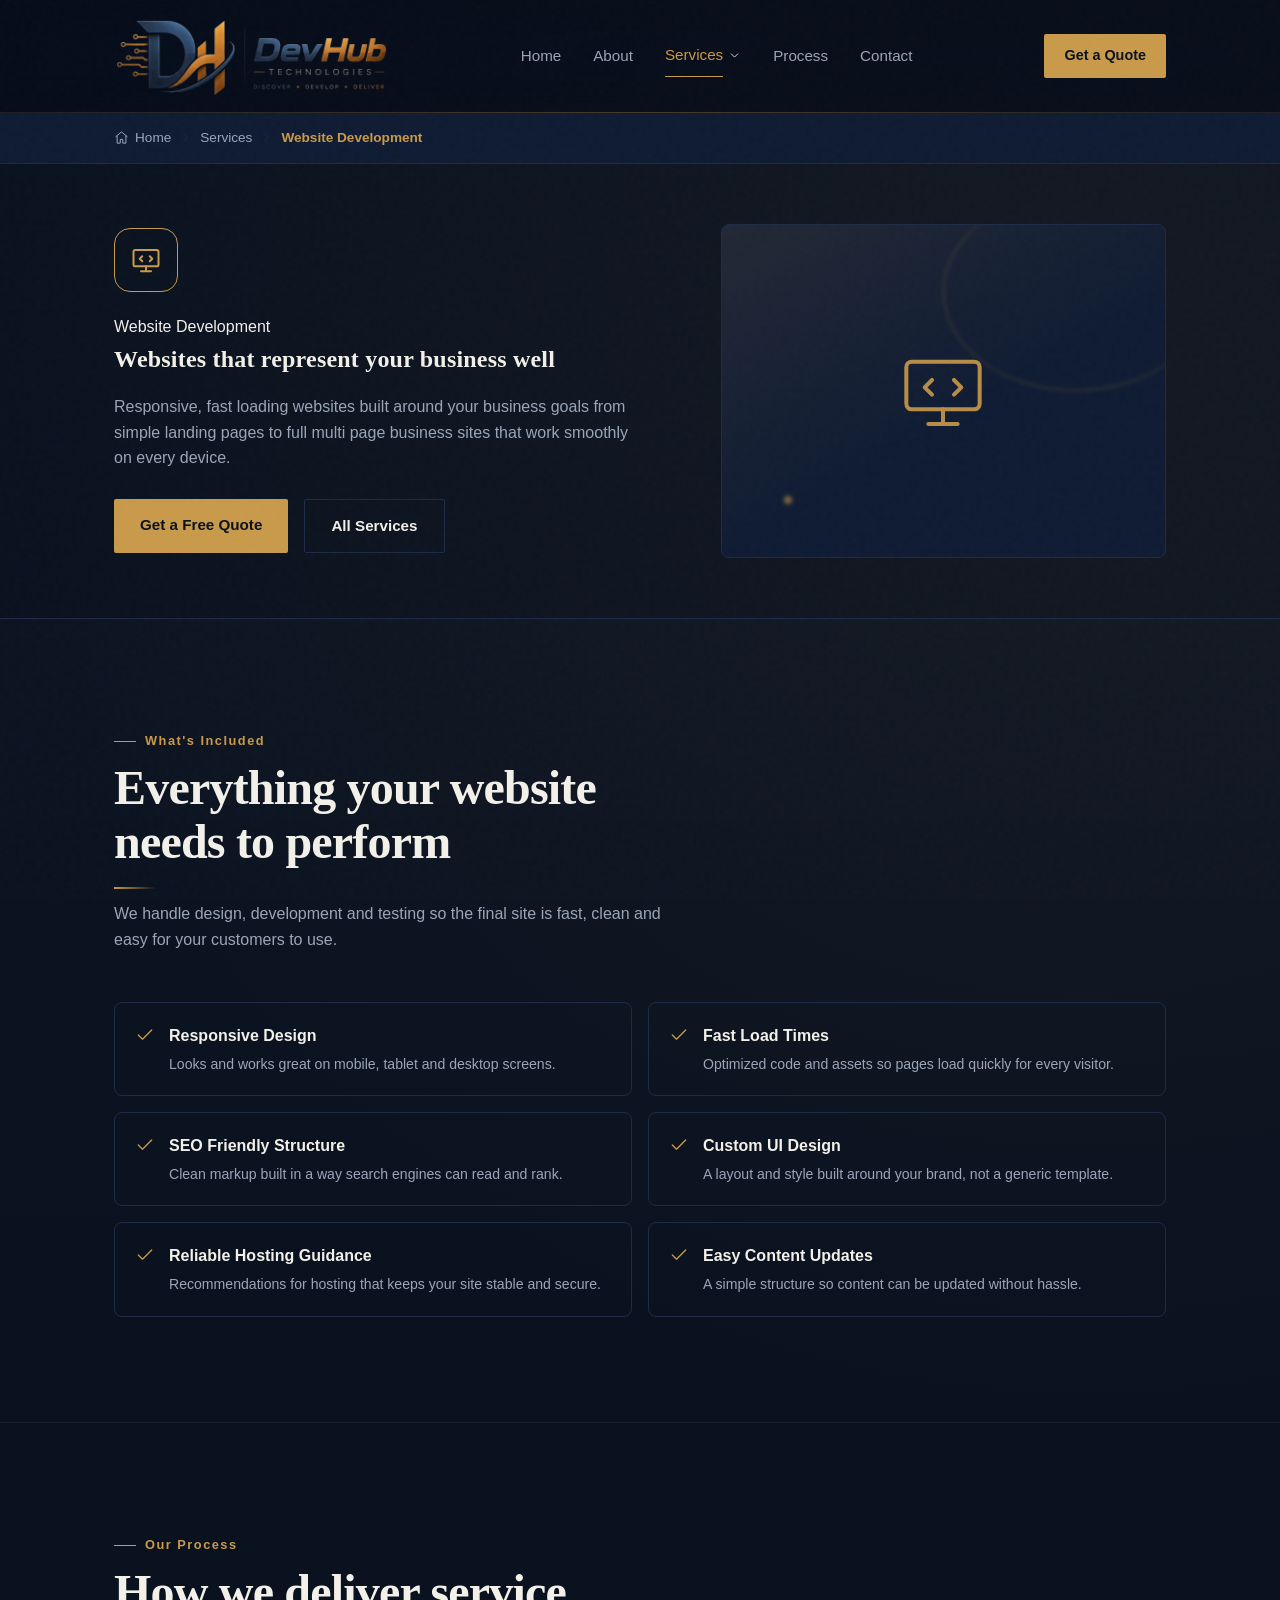
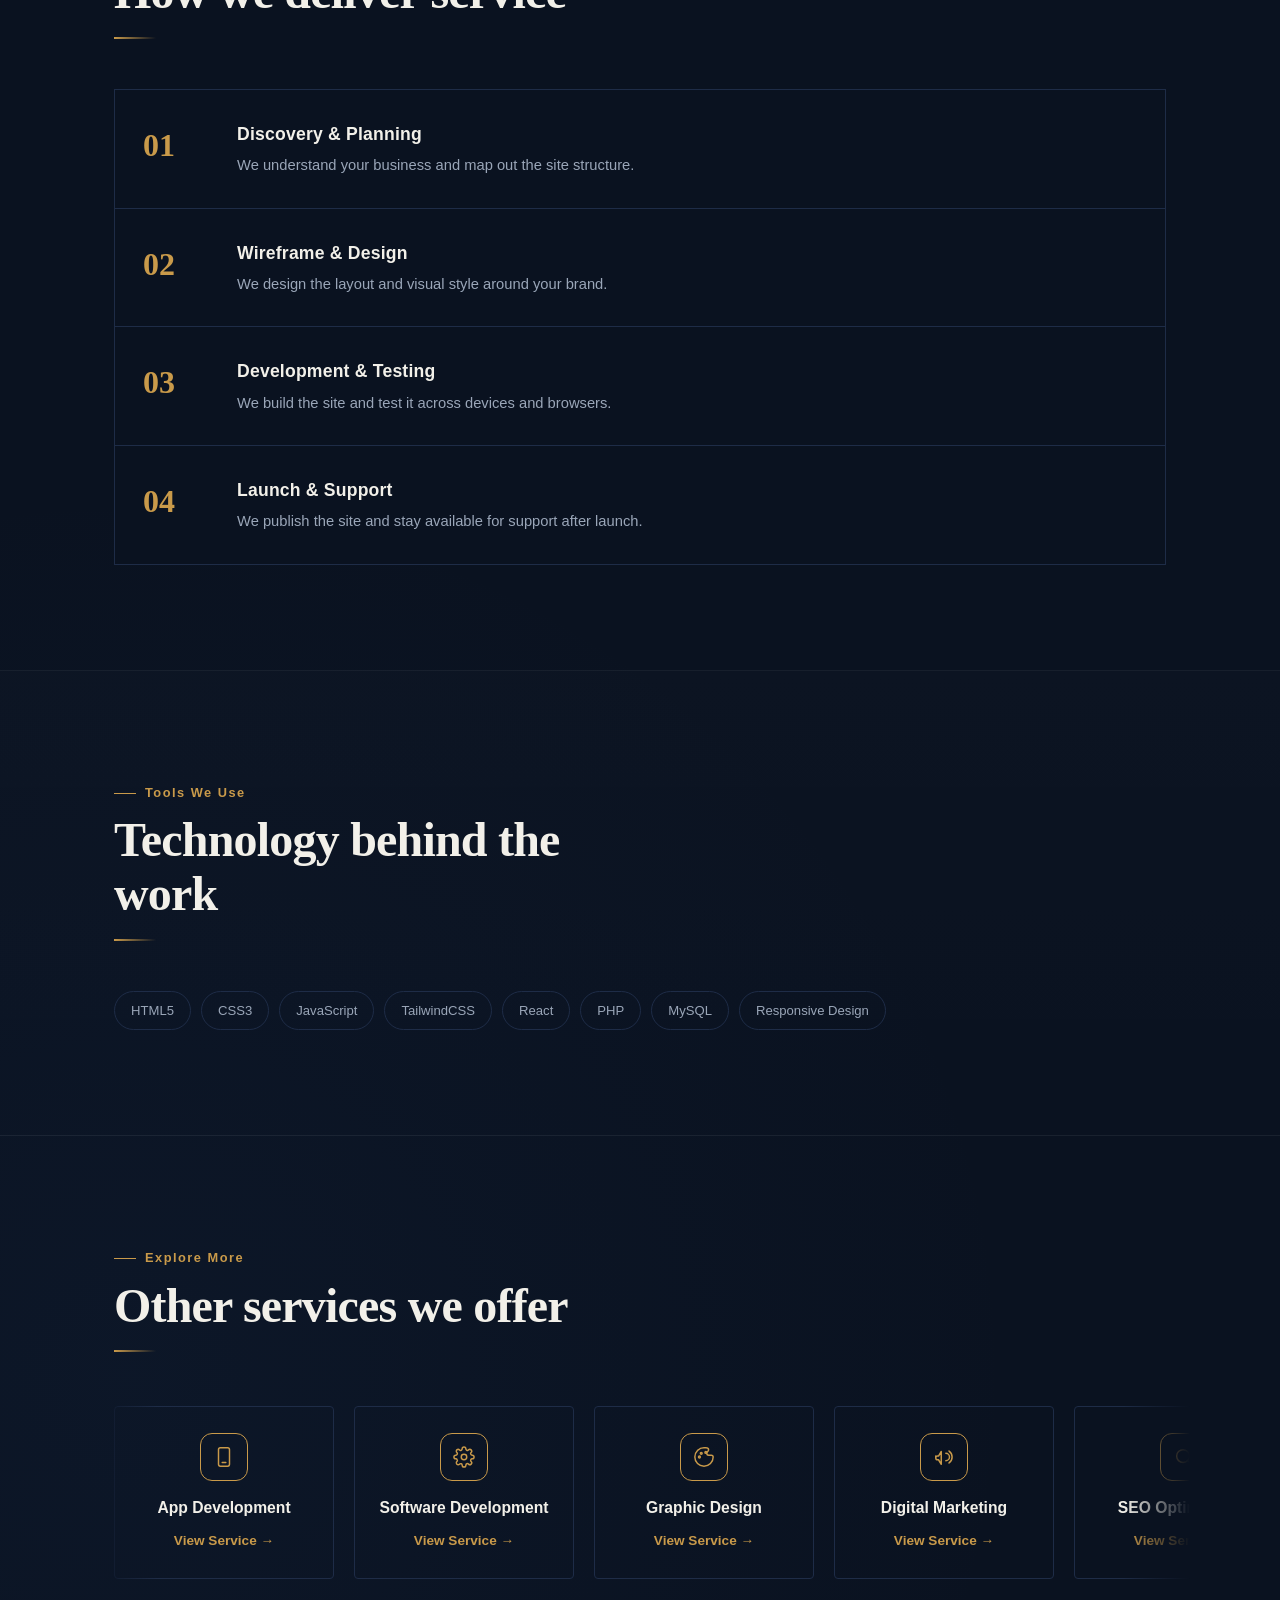
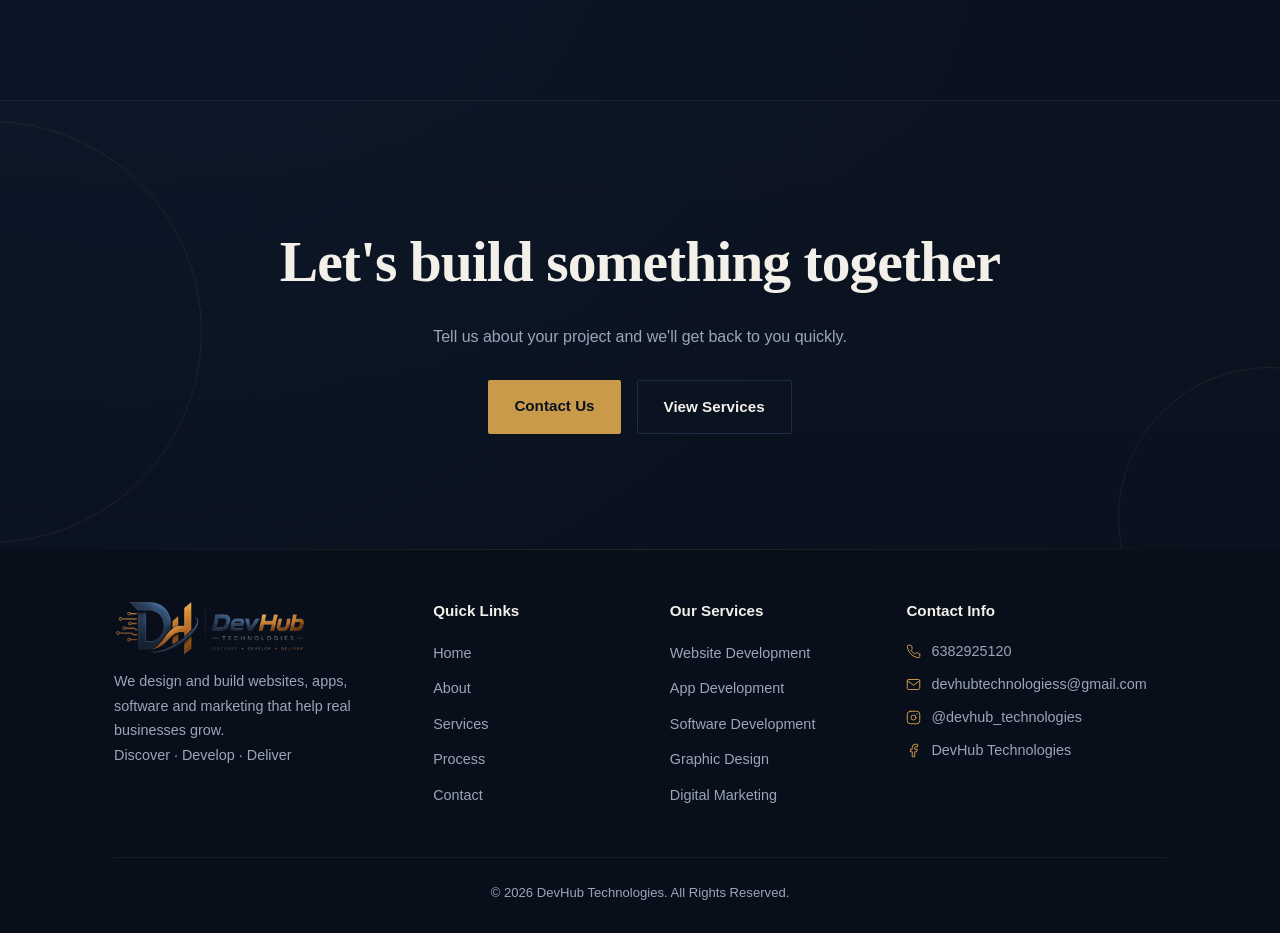
<file: service-website-development.html>
<!DOCTYPE html>
<html lang="en">
<head>
<meta charset="UTF-8">
<meta name="viewport" content="width=device-width, initial-scale=1.0">
<title>DevHub Technologies | Websites Development | Apps Development | Software Development | Digital Marketing | Graphic Designs </title>
<meta name="keywords" content="DevHub Technologies, Website Development, App Development, Software Development, Digital Marketing, Graphic Design, SEO Services, Web Design Company">
<meta name="description" content="DevHub Technologies provides professional website development, mobile app development, custom software solutions, digital marketing, graphic design, and SEO services to help businesses grow online.">
<link rel="stylesheet" href="style.css">
<link rel="shortcut icon" type="image/png" href="assets/favicon.png">
</head>
<body>
<div class="page-progress" id="pageProgress" aria-hidden="true"></div>

<header>
  <div class="nav-wrap">
    <a href="index.html" class="brand"><img src="assets/dev logo.png" alt="DevHub Technologies logo" class="brand-logo"></a>
    <nav>
      <ul id="navList">
        <li><a href="index.html">Home</a></li>
        <li><a href="about.html">About</a></li>
        <li class="has-dropdown">
          <span class="dd-trigger"><a href="services.html" class="active">Services</a><svg class="isvg" viewBox="0 0 24 24"><path d="m6 9 6 6 6-6"/></svg></span>
          <div class="mega-dropdown">
            <a class="dd-item" href="service-website-development.html">
              <span class="dd-icon"><svg class="isvg" viewBox="0 0 24 24"><rect x="2" y="4" width="20" height="13" rx="1.5"/><path d="M8 21h8M12 17v4"/><path d="m9 9-2 2 2 2M15 9l2 2-2 2"/></svg></span>
              <span><h5>Website Development</h5><p>Responsive business websites</p></span>
            </a>
            <a class="dd-item" href="service-app-development.html">
              <span class="dd-icon"><svg class="isvg" viewBox="0 0 24 24"><rect x="6" y="2" width="12" height="20" rx="2"/><path d="M10 18h4"/></svg></span>
              <span><h5>App Development</h5><p>Android &amp; iOS applications</p></span>
            </a>
            <a class="dd-item" href="service-software-development.html">
              <span class="dd-icon"><svg class="isvg" viewBox="0 0 24 24"><circle cx="12" cy="12" r="3"/><path d="M19.4 15a1.7 1.7 0 0 0 .34 1.87l.06.06a2 2 0 1 1-2.83 2.83l-.06-.06a1.7 1.7 0 0 0-1.87-.34 1.7 1.7 0 0 0-1 1.55V21a2 2 0 0 1-4 0v-.09A1.7 1.7 0 0 0 9 19.4a1.7 1.7 0 0 0-1.87.34l-.06.06a2 2 0 1 1-2.83-2.83l.06-.06A1.7 1.7 0 0 0 4.6 15a1.7 1.7 0 0 0-1.55-1H3a2 2 0 0 1 0-4h.09A1.7 1.7 0 0 0 4.6 9a1.7 1.7 0 0 0-.34-1.87l-.06-.06a2 2 0 1 1 2.83-2.83l.06.06A1.7 1.7 0 0 0 9 4.6a1.7 1.7 0 0 0 1-1.55V3a2 2 0 0 1 4 0v.09a1.7 1.7 0 0 0 1 1.55 1.7 1.7 0 0 0 1.87-.34l.06-.06a2 2 0 1 1 2.83 2.83l-.06.06A1.7 1.7 0 0 0 19.4 9a1.7 1.7 0 0 0 1.55 1H21a2 2 0 0 1 0 4h-.09a1.7 1.7 0 0 0-1.51 1z"/></svg></span>
              <span><h5>Software Development</h5><p>Custom tools &amp; systems</p></span>
            </a>
            <a class="dd-item" href="service-graphic-design.html">
              <span class="dd-icon"><svg class="isvg" viewBox="0 0 24 24"><path d="M12 2a10 10 0 1 0 10 10c0-1-.5-2-2-2h-3a2 2 0 0 1-2-2c0-1 .5-1.5 1-2 .5-.5 1-1 1-2 0-1.5-2-2-3-2z"/><circle cx="7" cy="12" r="1"/><circle cx="9" cy="8" r="1"/><circle cx="14" cy="7" r="1"/></svg></span>
              <span><h5>Graphic Design</h5><p>Logos &amp; brand identity</p></span>
            </a>
            <a class="dd-item" href="service-digital-marketing.html">
              <span class="dd-icon"><svg class="isvg" viewBox="0 0 24 24"><path d="M3 11v2a2 2 0 0 0 2 2h1l3 5V6l-3 5H5a2 2 0 0 0-2 2z"/><path d="M14 8a4 4 0 0 1 0 8"/><path d="M17.5 5.5a8 8 0 0 1 0 13"/></svg></span>
              <span><h5>Digital Marketing</h5><p>Social, content &amp; SEO</p></span>
            </a>
            <a class="dd-item" href="service-seo-optimization.html">
              <span class="dd-icon"><svg class="isvg" viewBox="0 0 24 24"><circle cx="11" cy="11" r="7"/><path d="m21 21-4.3-4.3"/></svg></span>
              <span><h5>SEO Optimization</h5><p>Rank higher on search engines</p></span>
            </a>
            <a class="dd-viewall" href="services.html"><span>Explore →</span></a>
          </div>
        </li>
        <li><a href="process.html">Process</a></li>
        <li><a href="contact.html">Contact</a></li>
      </ul>
    </nav>
    <a href="contact.html" class="nav-cta magnetic">Get a Quote</a>
    <button class="menu-btn" id="menuBtn" aria-label="Toggle menu">
      <span></span><span></span><span></span>
    </button>
  </div>
</header>

<div class="breadcrumb-bar">
  <div class="container">
    <div class="breadcrumbs">
      <a href="index.html"><svg class="isvg" viewBox="0 0 24 24"><path d="M3 10.5 12 3l9 7.5"/><path d="M5 9.5V21h5v-6h4v6h5V9.5"/></svg>Home</a>
      <svg class="isvg sep" viewBox="0 0 24 24"><path d="m9 6 6 6-6 6"/></svg>
      <a href="services.html">Services</a>
      <svg class="isvg sep" viewBox="0 0 24 24"><path d="m9 6 6 6-6 6"/></svg>
      <span class="current">Website Development</span>
    </div>
  </div>
</div>

<section class="service-hero">
  <div class="container service-hero-grid">
    <div class="reveal in">
      <div class="service-page-icon"><svg class="isvg" viewBox="0 0 24 24"><rect x="2" y="4" width="20" height="13" rx="1.5"/><path d="M8 21h8M12 17v4"/><path d="m9 9-2 2 2 2M15 9l2 2-2 2"/></svg></div>
      <div class="kicker">Website Development</div>
      <h1>Websites that represent your business well</h1>
      <p style="color:var(--slate);margin-top:16px;max-width:520px;">Responsive, fast loading websites built around your business goals from simple landing pages to full multi page business sites that work smoothly on every device.</p>
      <div class="btn-row" style="margin-top:28px;">
        <a href="contact.html" class="btn-primary">Get a Free Quote</a>
        <a href="services.html" class="btn-secondary">All Services</a>
      </div>
    </div>
    <div class="service-showcase reveal in reveal-delay-2">
      <div class="shape shape-ring" style="width:60%;height:60%;top:-10%;right:-10%;animation:spinSlow 20s linear infinite;"></div>
      <div class="shape shape-dot" style="width:8px;height:8px;bottom:16%;left:14%;animation:floatY 5s ease-in-out infinite;"></div>
      <div class="glyph-big"><svg class="isvg" viewBox="0 0 24 24"><rect x="2" y="4" width="20" height="13" rx="1.5"/><path d="M8 21h8M12 17v4"/><path d="m9 9-2 2 2 2M15 9l2 2-2 2"/></svg></div>
    </div>
  </div>
</section>

<section>
  <div class="container">
    <div class="section-head">
      <div class="kicker">What's Included</div>
      <h2>Everything your website needs to perform</h2>
      <p>We handle design, development and testing so the final site is fast, clean and easy for your customers to use.</p>
    </div>
    <div class="feature-list">
      <div class="feature-item reveal">
        <svg class="isvg" viewBox="0 0 24 24"><path d="M20 6 9 17l-5-5"/></svg>
        <div><h4>Responsive Design</h4><p>Looks and works great on mobile, tablet and desktop screens.</p></div>
      </div>
      <div class="feature-item reveal reveal-delay-1">
        <svg class="isvg" viewBox="0 0 24 24"><path d="M20 6 9 17l-5-5"/></svg>
        <div><h4>Fast Load Times</h4><p>Optimized code and assets so pages load quickly for every visitor.</p></div>
      </div>
      <div class="feature-item reveal reveal-delay-2">
        <svg class="isvg" viewBox="0 0 24 24"><path d="M20 6 9 17l-5-5"/></svg>
        <div><h4>SEO Friendly Structure</h4><p>Clean markup built in a way search engines can read and rank.</p></div>
      </div>
      <div class="feature-item reveal reveal-delay-3">
        <svg class="isvg" viewBox="0 0 24 24"><path d="M20 6 9 17l-5-5"/></svg>
        <div><h4>Custom UI Design</h4><p>A layout and style built around your brand, not a generic template.</p></div>
      </div>
      <div class="feature-item reveal reveal-delay-4">
        <svg class="isvg" viewBox="0 0 24 24"><path d="M20 6 9 17l-5-5"/></svg>
        <div><h4>Reliable Hosting Guidance</h4><p>Recommendations for hosting that keeps your site stable and secure.</p></div>
      </div>
      <div class="feature-item reveal reveal-delay-5">
        <svg class="isvg" viewBox="0 0 24 24"><path d="M20 6 9 17l-5-5"/></svg>
        <div><h4>Easy Content Updates</h4><p>A simple structure so content can be updated without hassle.</p></div>
      </div>
    </div>
  </div>
</section>

<section>
  <div class="container">
    <div class="section-head">
      <div class="kicker">Our Process</div>
      <h2>How we deliver service</h2>
    </div>
    <div class="process-detail">
      <div class="process-detail-row reveal">
        <div class="process-detail-num">01</div>
        <div class="process-detail-text">
          <h3>Discovery & Planning</h3>
          <p>We understand your business and map out the site structure.</p>
        </div>
      </div>
      <div class="process-detail-row reveal reveal-delay-1">
        <div class="process-detail-num">02</div>
        <div class="process-detail-text">
          <h3>Wireframe & Design</h3>
          <p>We design the layout and visual style around your brand.</p>
        </div>
      </div>
      <div class="process-detail-row reveal reveal-delay-2">
        <div class="process-detail-num">03</div>
        <div class="process-detail-text">
          <h3>Development & Testing</h3>
          <p>We build the site and test it across devices and browsers.</p>
        </div>
      </div>
      <div class="process-detail-row reveal reveal-delay-3">
        <div class="process-detail-num">04</div>
        <div class="process-detail-text">
          <h3>Launch & Support</h3>
          <p>We publish the site and stay available for support after launch.</p>
        </div>
      </div>
    </div>
  </div>
</section>

<section>
  <div class="container">
    <div class="section-head">
      <div class="kicker">Tools We Use</div>
      <h2>Technology behind the work</h2>
    </div>
    <div class="tech-tags reveal in">
        <span class="tech-tag">HTML5</span>
        <span class="tech-tag">CSS3</span>
        <span class="tech-tag">JavaScript</span>
        <span class="tech-tag">TailwindCSS</span>
        <span class="tech-tag">React</span>
        <span class="tech-tag">PHP</span>
        <span class="tech-tag">MySQL</span>
        <span class="tech-tag">Responsive Design</span>
    </div>
  </div>
</section>

<section>
  <div class="container">
    <div class="section-head">
      <div class="kicker">Explore More</div>
      <h2>Other services we offer</h2>
    </div>
    <div class="related-marquee">
      <div class="related-track">
        <a href="service-app-development.html" class="related-card">
          <div class="icon-circle"><svg class="isvg" viewBox="0 0 24 24"><rect x="6" y="2" width="12" height="20" rx="2"/><path d="M10 18h4"/></svg></div>
          <h5>App Development</h5>
          <span>View Service →</span>
        </a>
        <a href="service-software-development.html" class="related-card">
          <div class="icon-circle"><svg class="isvg" viewBox="0 0 24 24"><circle cx="12" cy="12" r="3"/><path d="M19.4 15a1.7 1.7 0 0 0 .34 1.87l.06.06a2 2 0 1 1-2.83 2.83l-.06-.06a1.7 1.7 0 0 0-1.87-.34 1.7 1.7 0 0 0-1 1.55V21a2 2 0 0 1-4 0v-.09A1.7 1.7 0 0 0 9 19.4a1.7 1.7 0 0 0-1.87.34l-.06.06a2 2 0 1 1-2.83-2.83l.06-.06A1.7 1.7 0 0 0 4.6 15a1.7 1.7 0 0 0-1.55-1H3a2 2 0 0 1 0-4h.09A1.7 1.7 0 0 0 4.6 9a1.7 1.7 0 0 0-.34-1.87l-.06-.06a2 2 0 1 1 2.83-2.83l.06.06A1.7 1.7 0 0 0 9 4.6a1.7 1.7 0 0 0 1-1.55V3a2 2 0 0 1 4 0v.09a1.7 1.7 0 0 0 1 1.55 1.7 1.7 0 0 0 1.87-.34l.06-.06a2 2 0 1 1 2.83 2.83l-.06.06A1.7 1.7 0 0 0 19.4 9a1.7 1.7 0 0 0 1.55 1H21a2 2 0 0 1 0 4h-.09a1.7 1.7 0 0 0-1.51 1z"/></svg></div>
          <h5>Software Development</h5>
          <span>View Service →</span>
        </a>
        <a href="service-graphic-design.html" class="related-card">
          <div class="icon-circle"><svg class="isvg" viewBox="0 0 24 24"><path d="M12 2a10 10 0 1 0 10 10c0-1-.5-2-2-2h-3a2 2 0 0 1-2-2c0-1 .5-1.5 1-2 .5-.5 1-1 1-2 0-1.5-2-2-3-2z"/><circle cx="7" cy="12" r="1"/><circle cx="9" cy="8" r="1"/><circle cx="14" cy="7" r="1"/></svg></div>
          <h5>Graphic Design</h5>
          <span>View Service →</span>
        </a>
        <a href="service-digital-marketing.html" class="related-card">
          <div class="icon-circle"><svg class="isvg" viewBox="0 0 24 24"><path d="M3 11v2a2 2 0 0 0 2 2h1l3 5V6l-3 5H5a2 2 0 0 0-2 2z"/><path d="M14 8a4 4 0 0 1 0 8"/><path d="M17.5 5.5a8 8 0 0 1 0 13"/></svg></div>
          <h5>Digital Marketing</h5>
          <span>View Service →</span>
        </a>
        <a href="service-seo-optimization.html" class="related-card">
          <div class="icon-circle"><svg class="isvg" viewBox="0 0 24 24"><circle cx="11" cy="11" r="7"/><path d="m21 21-4.3-4.3"/></svg></div>
          <h5>SEO Optimization</h5>
          <span>View Service →</span>
        </a>
        <!-- duplicate set for seamless infinite loop -->
        <a href="service-app-development.html" class="related-card" aria-hidden="true">
          <div class="icon-circle"><svg class="isvg" viewBox="0 0 24 24"><rect x="6" y="2" width="12" height="20" rx="2"/><path d="M10 18h4"/></svg></div>
          <h5>App Development</h5>
          <span>View Service →</span>
        </a>
        <a href="service-software-development.html" class="related-card" aria-hidden="true">
          <div class="icon-circle"><svg class="isvg" viewBox="0 0 24 24"><circle cx="12" cy="12" r="3"/><path d="M19.4 15a1.7 1.7 0 0 0 .34 1.87l.06.06a2 2 0 1 1-2.83 2.83l-.06-.06a1.7 1.7 0 0 0-1.87-.34 1.7 1.7 0 0 0-1 1.55V21a2 2 0 0 1-4 0v-.09A1.7 1.7 0 0 0 9 19.4a1.7 1.7 0 0 0-1.87.34l-.06.06a2 2 0 1 1-2.83-2.83l.06-.06A1.7 1.7 0 0 0 4.6 15a1.7 1.7 0 0 0-1.55-1H3a2 2 0 0 1 0-4h.09A1.7 1.7 0 0 0 4.6 9a1.7 1.7 0 0 0-.34-1.87l-.06-.06a2 2 0 1 1 2.83-2.83l.06.06A1.7 1.7 0 0 0 9 4.6a1.7 1.7 0 0 0 1-1.55V3a2 2 0 0 1 4 0v.09a1.7 1.7 0 0 0 1 1.55 1.7 1.7 0 0 0 1.87-.34l.06-.06a2 2 0 1 1 2.83 2.83l-.06.06A1.7 1.7 0 0 0 19.4 9a1.7 1.7 0 0 0 1.55 1H21a2 2 0 0 1 0 4h-.09a1.7 1.7 0 0 0-1.51 1z"/></svg></div>
          <h5>Software Development</h5>
          <span>View Service →</span>
        </a>
        <a href="service-graphic-design.html" class="related-card" aria-hidden="true">
          <div class="icon-circle"><svg class="isvg" viewBox="0 0 24 24"><path d="M12 2a10 10 0 1 0 10 10c0-1-.5-2-2-2h-3a2 2 0 0 1-2-2c0-1 .5-1.5 1-2 .5-.5 1-1 1-2 0-1.5-2-2-3-2z"/><circle cx="7" cy="12" r="1"/><circle cx="9" cy="8" r="1"/><circle cx="14" cy="7" r="1"/></svg></div>
          <h5>Graphic Design</h5>
          <span>View Service →</span>
        </a>
        <a href="service-digital-marketing.html" class="related-card" aria-hidden="true">
          <div class="icon-circle"><svg class="isvg" viewBox="0 0 24 24"><path d="M3 11v2a2 2 0 0 0 2 2h1l3 5V6l-3 5H5a2 2 0 0 0-2 2z"/><path d="M14 8a4 4 0 0 1 0 8"/><path d="M17.5 5.5a8 8 0 0 1 0 13"/></svg></div>
          <h5>Digital Marketing</h5>
          <span>View Service →</span>
        </a>
        <a href="service-seo-optimization.html" class="related-card" aria-hidden="true">
          <div class="icon-circle"><svg class="isvg" viewBox="0 0 24 24"><circle cx="11" cy="11" r="7"/><path d="m21 21-4.3-4.3"/></svg></div>
          <h5>SEO Optimization</h5>
          <span>View Service →</span>
        </a>
      </div>
    </div>
  </div>
</section>

<section class="cta-band">
  <div class="container">
    <h2>Let's build something together</h2>
    <p>Tell us about your project and we'll get back to you quickly.</p>
    <div class="btn-row" style="justify-content:center;">
      <a href="contact.html" class="btn-primary">Contact Us</a>
      <a href="services.html" class="btn-secondary">View Services</a>
    </div>
  </div>
</section>

<footer>
  <div class="container">
    <div class="footer-grid">
      <div class="footer-brand">
        <a href="index.html"><img src="assets/dev logo.png" alt="DevHub Technologies" class="footer-logo"></a>
        <p>We design and build websites, apps, software and marketing that help real businesses grow.<br>Discover · Develop · Deliver</p>
      </div>
      <div class="footer-col">
        <h4>Quick Links</h4>
        <ul>
          <li><a href="index.html">Home</a></li>
          <li><a href="about.html">About</a></li>
          <li><a href="services.html">Services</a></li>
          <li><a href="process.html">Process</a></li>
          <li><a href="contact.html">Contact</a></li>
        </ul>
      </div>
      <div class="footer-col">
        <h4>Our Services</h4>
        <ul>
          <li><a href="service-website-development.html">Website Development</a></li>
          <li><a href="service-app-development.html">App Development</a></li>
          <li><a href="service-software-development.html">Software Development</a></li>
          <li><a href="service-graphic-design.html">Graphic Design</a></li>
          <li><a href="service-digital-marketing.html">Digital Marketing</a></li>
          <!-- <li><a href="service-seo-optimization.html">SEO Optimization</a></li> -->
        </ul>
      </div>
      <div class="footer-col">
        <h4>Contact Info</h4>
        <ul class="footer-contact-list">
          <li><a href="tel:6382925120"><svg class="isvg" viewBox="0 0 24 24"><path d="M22 16.92v3a2 2 0 0 1-2.18 2 19.79 19.79 0 0 1-8.63-3.07 19.5 19.5 0 0 1-6-6 19.79 19.79 0 0 1-3.07-8.67A2 2 0 0 1 4.11 2h3a2 2 0 0 1 2 1.72c.13.96.36 1.9.7 2.81a2 2 0 0 1-.45 2.11L8.09 9.91a16 16 0 0 0 6 6l1.27-1.27a2 2 0 0 1 2.11-.45c.91.34 1.85.57 2.81.7A2 2 0 0 1 22 16.92z"/></svg><span>6382925120</span></a></li>
          <li><a href="mailto:devhubtechnologiess@gmail.com"><svg class="isvg" viewBox="0 0 24 24"><rect x="2" y="4" width="20" height="16" rx="2"/><path d="m22 6-10 7L2 6"/></svg><span>devhubtechnologiess@gmail.com</span></a></li>
          <li><a href="https://instagram.com/devhub_technologies" target="_blank"><svg class="isvg" viewBox="0 0 24 24"><rect x="2" y="2" width="20" height="20" rx="5"/><circle cx="12" cy="12" r="4"/><circle cx="17.5" cy="6.5" r="1" fill="currentColor" stroke="none"/></svg><span>@devhub_technologies</span></a></li>
          <li><a href="https://www.facebook.com/61594018434029/" target="_blank"><svg class="isvg" viewBox="0 0 24 24"><path d="M18 2h-3a5 5 0 0 0-5 5v3H7v4h3v8h4v-8h3l1-4h-4V7a1 1 0 0 1 1-1h3z"/></svg><span>DevHub Technologies</span></a></li>
        </ul>
      </div>
    </div>
    <div class="footer-bottom">
      <span>© 2026 DevHub Technologies. All Rights Reserved.</span>
    </div>
  </div>
</footer>

<button id="scrollTopBtn" class="scroll-top-btn" aria-label="Scroll to top">
  <svg class="isvg" viewBox="0 0 24 24"><path d="M12 19V5M5 12l7-7 7 7"/></svg>
</button>

<script>
  document.getElementById('menuBtn').addEventListener('click', function(){
    document.getElementById('navList').classList.toggle('open');
  });
  document.querySelectorAll('.has-dropdown .dd-trigger .isvg').forEach(function(icon){
    icon.addEventListener('click', function(e){
      e.preventDefault();
      e.stopPropagation();
      icon.closest('li').classList.toggle('open');
    });
  });
  var revealObserver = new IntersectionObserver(function(entries){
    entries.forEach(function(entry){
      if(entry.isIntersecting){
        entry.target.classList.add('in');
        revealObserver.unobserve(entry.target);
      }
    });
  }, {threshold:0.15});
  document.querySelectorAll('.reveal').forEach(function(el){ revealObserver.observe(el); });

  var scrollBtn = document.getElementById('scrollTopBtn');
  window.addEventListener('scroll', function(){
    if(window.scrollY > 400){ scrollBtn.classList.add('show'); }
    else{ scrollBtn.classList.remove('show'); }
  });
  scrollBtn.addEventListener('click', function(){
    window.scrollTo({top:0, behavior:'smooth'});
  });
</script>

</body>
</html>
</file>
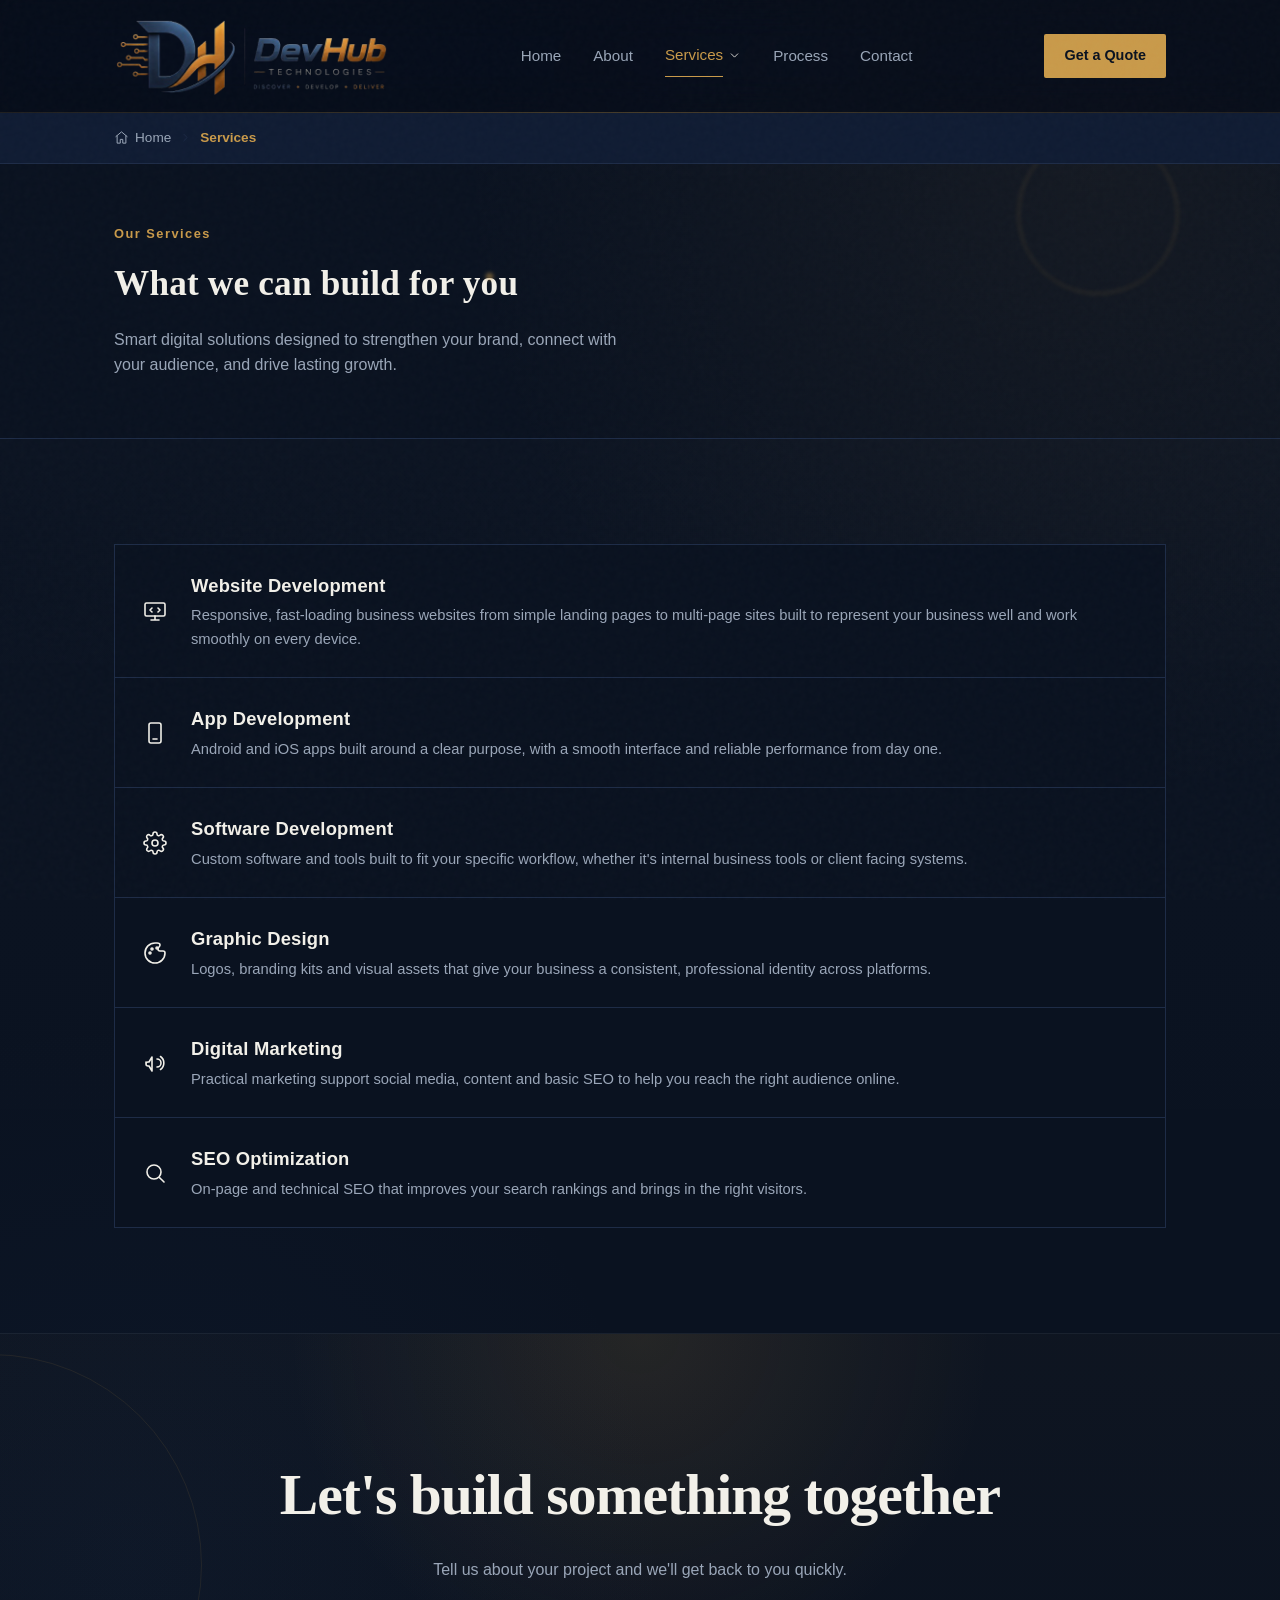
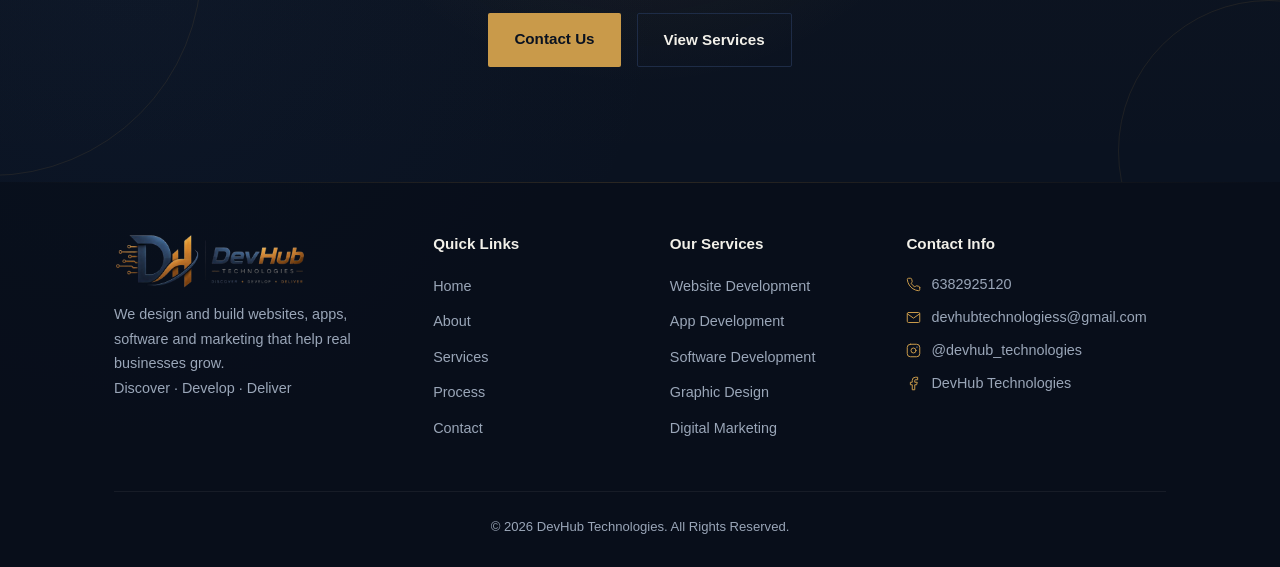
<file: services.html>
<!DOCTYPE html>
<html lang="en">
<head>
<meta charset="UTF-8">
<meta name="viewport" content="width=device-width, initial-scale=1.0">
<title>DevHub Technologies | Websites Development | Apps Development | Software Development | Digital Marketing | Graphic Designs </title>
<meta name="keywords" content="DevHub Technologies, Website Development, App Development, Software Development, Digital Marketing, Graphic Design, SEO Services, Web Design Company">
<meta name="description" content="DevHub Technologies provides professional website development, mobile app development, custom software solutions, digital marketing, graphic design, and SEO services to help businesses grow online.">
<link rel="stylesheet" href="style.css">
<link rel="shortcut icon" type="image/png" href="assets/favicon.png">
</head>
<body>
<div class="page-progress" id="pageProgress" aria-hidden="true"></div>

<header>
  <div class="nav-wrap">
    <a href="index.html" class="brand"><img src="assets/dev logo.png" alt="DevHub Technologies logo" class="brand-logo"></a>
    <nav>
      <ul id="navList">
        <li><a href="index.html">Home</a></li>
        <li><a href="about.html">About</a></li>
        <li class="has-dropdown">
          <span class="dd-trigger"><a href="services.html" class="active">Services</a><svg class="isvg" viewBox="0 0 24 24"><path d="m6 9 6 6 6-6"/></svg></span>
          <div class="mega-dropdown">
            <a class="dd-item" href="service-website-development.html">
              <span class="dd-icon"><svg class="isvg" viewBox="0 0 24 24"><rect x="2" y="4" width="20" height="13" rx="1.5"/><path d="M8 21h8M12 17v4"/><path d="m9 9-2 2 2 2M15 9l2 2-2 2"/></svg></span>
              <span><h5>Website Development</h5><p>Responsive business websites</p></span>
            </a>
            <a class="dd-item" href="service-app-development.html">
              <span class="dd-icon"><svg class="isvg" viewBox="0 0 24 24"><rect x="6" y="2" width="12" height="20" rx="2"/><path d="M10 18h4"/></svg></span>
              <span><h5>App Development</h5><p>Android &amp; iOS applications</p></span>
            </a>
            <a class="dd-item" href="service-software-development.html">
              <span class="dd-icon"><svg class="isvg" viewBox="0 0 24 24"><circle cx="12" cy="12" r="3"/><path d="M19.4 15a1.7 1.7 0 0 0 .34 1.87l.06.06a2 2 0 1 1-2.83 2.83l-.06-.06a1.7 1.7 0 0 0-1.87-.34 1.7 1.7 0 0 0-1 1.55V21a2 2 0 0 1-4 0v-.09A1.7 1.7 0 0 0 9 19.4a1.7 1.7 0 0 0-1.87.34l-.06.06a2 2 0 1 1-2.83-2.83l.06-.06A1.7 1.7 0 0 0 4.6 15a1.7 1.7 0 0 0-1.55-1H3a2 2 0 0 1 0-4h.09A1.7 1.7 0 0 0 4.6 9a1.7 1.7 0 0 0-.34-1.87l-.06-.06a2 2 0 1 1 2.83-2.83l.06.06A1.7 1.7 0 0 0 9 4.6a1.7 1.7 0 0 0 1-1.55V3a2 2 0 0 1 4 0v.09a1.7 1.7 0 0 0 1 1.55 1.7 1.7 0 0 0 1.87-.34l.06-.06a2 2 0 1 1 2.83 2.83l-.06.06A1.7 1.7 0 0 0 19.4 9a1.7 1.7 0 0 0 1.55 1H21a2 2 0 0 1 0 4h-.09a1.7 1.7 0 0 0-1.51 1z"/></svg></span>
              <span><h5>Software Development</h5><p>Custom tools &amp; systems</p></span>
            </a>
            <a class="dd-item" href="service-graphic-design.html">
              <span class="dd-icon"><svg class="isvg" viewBox="0 0 24 24"><path d="M12 2a10 10 0 1 0 10 10c0-1-.5-2-2-2h-3a2 2 0 0 1-2-2c0-1 .5-1.5 1-2 .5-.5 1-1 1-2 0-1.5-2-2-3-2z"/><circle cx="7" cy="12" r="1"/><circle cx="9" cy="8" r="1"/><circle cx="14" cy="7" r="1"/></svg></span>
              <span><h5>Graphic Design</h5><p>Logos &amp; brand identity</p></span>
            </a>
            <a class="dd-item" href="service-digital-marketing.html">
              <span class="dd-icon"><svg class="isvg" viewBox="0 0 24 24"><path d="M3 11v2a2 2 0 0 0 2 2h1l3 5V6l-3 5H5a2 2 0 0 0-2 2z"/><path d="M14 8a4 4 0 0 1 0 8"/><path d="M17.5 5.5a8 8 0 0 1 0 13"/></svg></span>
              <span><h5>Digital Marketing</h5><p>Social, content &amp; SEO</p></span>
            </a>
            <a class="dd-item" href="service-seo-optimization.html">
              <span class="dd-icon"><svg class="isvg" viewBox="0 0 24 24"><circle cx="11" cy="11" r="7"/><path d="m21 21-4.3-4.3"/></svg></span>
              <span><h5>SEO Optimization</h5><p>Rank higher on search engines</p></span>
            </a>
            <a class="dd-viewall" href="services.html"><span>Explore →</span></a>
          </div>
        </li>
        <li><a href="process.html">Process</a></li>
        <li><a href="contact.html">Contact</a></li>
      </ul>
    </nav>
    <a href="contact.html" class="nav-cta magnetic">Get a Quote</a>
    <button class="menu-btn" id="menuBtn" aria-label="Toggle menu">
      <span></span><span></span><span></span>
    </button>
  </div>
</header>

<div class="breadcrumb-bar">
  <div class="container">
    <div class="breadcrumbs">
      <a href="index.html"><svg class="isvg" viewBox="0 0 24 24"><path d="M3 10.5 12 3l9 7.5"/><path d="M5 9.5V21h5v-6h4v6h5V9.5"/></svg>Home</a>
      <svg class="isvg sep" viewBox="0 0 24 24"><path d="m9 6 6 6-6 6"/></svg>
      <span class="current">Services</span>
    </div>
  </div>
</div>

<section class="page-banner">
  <div class="shape-field">
    <div class="shape shape-ring r1" style="width:160px;height:160px;top:-30px;right:8%;animation:drift 8s ease-in-out infinite;"></div>
    <div class="shape shape-dot" style="width:7px;height:7px;top:40%;left:38%;animation:floatY 5s ease-in-out infinite;"></div>
  </div>
  <div class="container">
    <div class="kicker">Our Services</div>
    <h1>What we can build for you</h1>
    <p>Smart digital solutions designed to strengthen your brand, connect with your audience, and drive lasting growth.</p>
  </div>
</section>

<section>
  <div class="container">
    <div class="services-list">
      <a href="service-website-development.html" class="service-row reveal reveal-delay-1">
        <div class="icon-circle"><svg class="isvg" viewBox="0 0 24 24"><rect x="2" y="4" width="20" height="13" rx="1.5"/><path d="M8 21h8M12 17v4"/><path d="m9 9-2 2 2 2M15 9l2 2-2 2"/></svg></div>
        <div class="service-text">
          <h3>Website Development</h3>
          <p>Responsive, fast-loading business websites from simple landing pages to multi-page sites built to represent your business well and work smoothly on every device.</p>
        </div>
      </a>
      <a href="service-app-development.html" class="service-row reveal reveal-delay-2">
        <div class="icon-circle"><svg class="isvg" viewBox="0 0 24 24"><rect x="6" y="2" width="12" height="20" rx="2"/><path d="M10 18h4"/></svg></div>
        <div class="service-text">
          <h3>App Development</h3>
          <p>Android and iOS apps built around a clear purpose, with a smooth interface and reliable performance from day one.</p>
        </div>
      </a>
      <a href="service-software-development.html" class="service-row reveal reveal-delay-3">
        <div class="icon-circle"><svg class="isvg" viewBox="0 0 24 24"><circle cx="12" cy="12" r="3"/><path d="M19.4 15a1.7 1.7 0 0 0 .34 1.87l.06.06a2 2 0 1 1-2.83 2.83l-.06-.06a1.7 1.7 0 0 0-1.87-.34 1.7 1.7 0 0 0-1 1.55V21a2 2 0 0 1-4 0v-.09A1.7 1.7 0 0 0 9 19.4a1.7 1.7 0 0 0-1.87.34l-.06.06a2 2 0 1 1-2.83-2.83l.06-.06A1.7 1.7 0 0 0 4.6 15a1.7 1.7 0 0 0-1.55-1H3a2 2 0 0 1 0-4h.09A1.7 1.7 0 0 0 4.6 9a1.7 1.7 0 0 0-.34-1.87l-.06-.06a2 2 0 1 1 2.83-2.83l.06.06A1.7 1.7 0 0 0 9 4.6a1.7 1.7 0 0 0 1-1.55V3a2 2 0 0 1 4 0v.09a1.7 1.7 0 0 0 1 1.55 1.7 1.7 0 0 0 1.87-.34l.06-.06a2 2 0 1 1 2.83 2.83l-.06.06A1.7 1.7 0 0 0 19.4 9a1.7 1.7 0 0 0 1.55 1H21a2 2 0 0 1 0 4h-.09a1.7 1.7 0 0 0-1.51 1z"/></svg></div>
        <div class="service-text">
          <h3>Software Development</h3>
          <p>Custom software and tools built to fit your specific workflow, whether it's internal business tools or client facing systems.</p>
        </div>
      </a>
      <a href="service-graphic-design.html" class="service-row reveal reveal-delay-4">
        <div class="icon-circle"><svg class="isvg" viewBox="0 0 24 24"><path d="M12 2a10 10 0 1 0 10 10c0-1-.5-2-2-2h-3a2 2 0 0 1-2-2c0-1 .5-1.5 1-2 .5-.5 1-1 1-2 0-1.5-2-2-3-2z"/><circle cx="7" cy="12" r="1"/><circle cx="9" cy="8" r="1"/><circle cx="14" cy="7" r="1"/></svg></div>
        <div class="service-text">
          <h3>Graphic Design</h3>
          <p>Logos, branding kits and visual assets that give your business a consistent, professional identity across platforms.</p>
        </div>
      </a>
      <a href="service-digital-marketing.html" class="service-row reveal reveal-delay-5">
        <div class="icon-circle"><svg class="isvg" viewBox="0 0 24 24"><path d="M3 11v2a2 2 0 0 0 2 2h1l3 5V6l-3 5H5a2 2 0 0 0-2 2z"/><path d="M14 8a4 4 0 0 1 0 8"/><path d="M17.5 5.5a8 8 0 0 1 0 13"/></svg></div>
        <div class="service-text">
          <h3>Digital Marketing</h3>
          <p>Practical marketing support social media, content and basic SEO to help you reach the right audience online.</p>
        </div>
      </a>
      <a href="service-seo-optimization.html" class="service-row reveal reveal-delay-6">
        <div class="icon-circle"><svg class="isvg" viewBox="0 0 24 24"><circle cx="11" cy="11" r="7"/><path d="m21 21-4.3-4.3"/></svg></div>
        <div class="service-text">
          <h3>SEO Optimization</h3>
          <p>On-page and technical SEO that improves your search rankings and brings in the right visitors.</p>
        </div>
      </a>
    </div>
  </div>
</section>

<section class="cta-band">
  <div class="container">
    <h2>Let's build something together</h2>
    <p>Tell us about your project and we'll get back to you quickly.</p>
    <div class="btn-row" style="justify-content:center;">
      <a href="contact.html" class="btn-primary">Contact Us</a>
      <a href="services.html" class="btn-secondary">View Services</a>
    </div>
  </div>
</section>

<footer>
  <div class="container">
    <div class="footer-grid">
      <div class="footer-brand">
        <a href="index.html"><img src="assets/dev logo.png" alt="DevHub Technologies" class="footer-logo"></a>
        <p>We design and build websites, apps, software and marketing that help real businesses grow.<br>Discover · Develop · Deliver</p>
      </div>
      <div class="footer-col">
        <h4>Quick Links</h4>
        <ul>
          <li><a href="index.html">Home</a></li>
          <li><a href="about.html">About</a></li>
          <li><a href="services.html">Services</a></li>
          <li><a href="process.html">Process</a></li>
          <li><a href="contact.html">Contact</a></li>
        </ul>
      </div>
      <div class="footer-col">
        <h4>Our Services</h4>
        <ul>
          <li><a href="service-website-development.html">Website Development</a></li>
          <li><a href="service-app-development.html">App Development</a></li>
          <li><a href="service-software-development.html">Software Development</a></li>
          <li><a href="service-graphic-design.html">Graphic Design</a></li>
          <li><a href="service-digital-marketing.html">Digital Marketing</a></li>
          <!-- <li><a href="service-seo-optimization.html">SEO Optimization</a></li> -->
        </ul>
      </div>
      <div class="footer-col">
        <h4>Contact Info</h4>
        <ul class="footer-contact-list">
          <li><a href="tel:6382925120"><svg class="isvg" viewBox="0 0 24 24"><path d="M22 16.92v3a2 2 0 0 1-2.18 2 19.79 19.79 0 0 1-8.63-3.07 19.5 19.5 0 0 1-6-6 19.79 19.79 0 0 1-3.07-8.67A2 2 0 0 1 4.11 2h3a2 2 0 0 1 2 1.72c.13.96.36 1.9.7 2.81a2 2 0 0 1-.45 2.11L8.09 9.91a16 16 0 0 0 6 6l1.27-1.27a2 2 0 0 1 2.11-.45c.91.34 1.85.57 2.81.7A2 2 0 0 1 22 16.92z"/></svg><span>6382925120</span></a></li>
          <li><a href="mailto:devhubtechnologiess@gmail.com"><svg class="isvg" viewBox="0 0 24 24"><rect x="2" y="4" width="20" height="16" rx="2"/><path d="m22 6-10 7L2 6"/></svg><span>devhubtechnologiess@gmail.com</span></a></li>
          <li><a href="https://instagram.com/devhub_technologies" target="_blank"><svg class="isvg" viewBox="0 0 24 24"><rect x="2" y="2" width="20" height="20" rx="5"/><circle cx="12" cy="12" r="4"/><circle cx="17.5" cy="6.5" r="1" fill="currentColor" stroke="none"/></svg><span>@devhub_technologies</span></a></li>
          <li><a href="https://www.facebook.com/61594018434029/" target="_blank"><svg class="isvg" viewBox="0 0 24 24"><path d="M18 2h-3a5 5 0 0 0-5 5v3H7v4h3v8h4v-8h3l1-4h-4V7a1 1 0 0 1 1-1h3z"/></svg><span>DevHub Technologies</span></a></li>
        </ul>
      </div>
    </div>
    <div class="footer-bottom">
      <span>© 2026 DevHub Technologies. All Rights Reserved.</span>
    </div>
  </div>
</footer>

<button id="scrollTopBtn" class="scroll-top-btn" aria-label="Scroll to top">
  <svg class="isvg" viewBox="0 0 24 24"><path d="M12 19V5M5 12l7-7 7 7"/></svg>
</button>

<script>
  document.getElementById('menuBtn').addEventListener('click', function(){
    document.getElementById('navList').classList.toggle('open');
  });
  document.querySelectorAll('.has-dropdown .dd-trigger .isvg').forEach(function(icon){
    icon.addEventListener('click', function(e){
      e.preventDefault();
      e.stopPropagation();
      icon.closest('li').classList.toggle('open');
    });
  });
  var revealObserver = new IntersectionObserver(function(entries){
    entries.forEach(function(entry){
      if(entry.isIntersecting){
        entry.target.classList.add('in');
        revealObserver.unobserve(entry.target);
      }
    });
  }, {threshold:0.15});
  document.querySelectorAll('.reveal').forEach(function(el){ revealObserver.observe(el); });

  var scrollBtn = document.getElementById('scrollTopBtn');
  window.addEventListener('scroll', function(){
    if(window.scrollY > 400){ scrollBtn.classList.add('show'); }
    else{ scrollBtn.classList.remove('show'); }
  });
  scrollBtn.addEventListener('click', function(){
    window.scrollTo({top:0, behavior:'smooth'});
  });
</script>

</body>
</html>
</file>
<file: style.css>
:root{
  --navy-deep:#0a1220;
  --navy:#101c33;
  --navy-line:#1e2c47;
  --gold:#c99a4a;
  --gold-bright:#e0b366;
  --ivory:#f2f0e9;
  --slate:#9aa6b8;
}
*{margin:0;padding:0;box-sizing:border-box;}
html{scroll-behavior:smooth;}
body{
  background:var(--navy-deep);
  color:var(--ivory);
  font-family:'Segoe UI',Arial,sans-serif;
  line-height:1.6;
}
h1,h2,h3{
  font-family:Georgia,'Times New Roman',serif;
  font-weight:700;
  letter-spacing:0.2px;
}
a{text-decoration:none;color:inherit;}
img{max-width:100%;display:block;}
.container{
  max-width:1100px;
  margin:0 auto;
  padding:0 24px;
}

/* Header */
header{
  position:sticky;
  top:0;
  z-index:50;
  background:rgba(10,18,32,0.95);
  border-bottom:1px solid var(--navy-line);
  backdrop-filter:blur(6px);
}
.nav-wrap{
  display:flex;
  align-items:center;
  justify-content:space-between;
  padding:16px 24px;
  max-width:1100px;
  margin:0 auto;
  position:relative;
}
.brand{
  display:flex;
  align-items:center;
  gap:10px;
  font-family:Georgia,serif;
  font-size:1.3rem;
  font-weight:700;
  color:var(--ivory);
}
.brand span{color:var(--gold);}
.brand-logo{
  height:80px;
  width:auto;
  border-radius:6px;
  display:block;
}
nav ul{
  display:flex;
  list-style:none;
  gap:32px;
}
nav ul li a{
  font-size:0.95rem;
  color:var(--slate);
  transition:color 0.2s;
}
nav ul li a:hover,
nav ul li a.active{color:var(--gold);}
.nav-cta{
  background:var(--gold);
  color:var(--navy-deep);
  padding:10px 20px;
  border-radius:2px;
  font-weight:600;
  font-size:0.9rem;
  white-space:nowrap;
}
.menu-btn{
  display:none;
  flex-direction:column;
  gap:5px;
  background:none;
  border:none;
  cursor:pointer;
  padding:6px;
}
.menu-btn span{
  width:24px;
  height:2px;
  background:var(--ivory);
}

/* Page banner (inner pages) */
.page-banner{
  padding:60px 0;
  border-bottom:1px solid var(--navy-line);
  text-align:left;
}
.page-banner .kicker{
  color:var(--gold);
  font-size:0.8rem;
  letter-spacing:1.5px;
  margin-bottom:12px;
  font-weight:600;
}
.page-banner h1{
  font-size:2.2rem;
  color:var(--ivory);
}
.page-banner p{
  color:var(--slate);
  margin-top:14px;
  max-width:520px;
}

/* Hero (home) */
.hero{
  padding:90px 0 70px;
  border-bottom:1px solid var(--navy-line);
}
.hero-inner{
  display:grid;
  grid-template-columns:1.1fr 0.9fr;
  gap:50px;
  align-items:center;
}
.tagline{
  color:var(--gold);
  font-size:0.85rem;
  letter-spacing:2px;
  margin-bottom:18px;
  font-weight:600;
}
.hero h1{
  font-size:2.6rem;
  line-height:1.25;
  margin-bottom:20px;
  color:var(--ivory);
}
.hero p{
  color:var(--slate);
  font-size:1.05rem;
  max-width:480px;
  margin-bottom:30px;
}
.btn-row{
  display:flex;
  gap:16px;
  flex-wrap:wrap;
}
.btn-primary,.btn-secondary{
  padding:14px 26px;
  border-radius:2px;
  font-weight:600;
  font-size:0.95rem;
  display:inline-block;
}
.btn-primary{
  background:var(--gold);
  color:var(--navy-deep);
}
.btn-secondary{
  border:1px solid var(--navy-line);
  color:var(--ivory);
}
.btn-primary:hover{background:var(--gold-bright);}
.btn-secondary:hover{border-color:var(--gold);color:var(--gold);}

.hero-visual{
  position:relative;
  aspect-ratio:1/1;
  border:1px solid var(--navy-line);
  border-radius:4px;
  background:
    linear-gradient(135deg, rgba(201,154,74,0.08), transparent 60%),
    var(--navy);
  display:flex;
  align-items:center;
  justify-content:center;
  overflow:hidden;
}
.hero-visual::before{
  content:"";
  position:absolute;
  width:1px;
  height:100%;
  background:linear-gradient(var(--navy-line),transparent,var(--navy-line));
  left:20%;
}
.hero-visual::after{
  content:"";
  position:absolute;
  width:100%;
  height:1px;
  background:linear-gradient(90deg,var(--navy-line),transparent,var(--navy-line));
  top:30%;
}
.hero-visual .mark{
  font-family:Georgia,serif;
  font-size:5rem;
  font-weight:700;
  color:var(--gold);
  opacity:0.9;
  z-index:2;
}

/* Section generic */
section{
  padding:70px 0;
  border-bottom:1px solid var(--navy-line);
}
.section-head{
  max-width:560px;
  margin-bottom:44px;
}
.section-head .kicker{
  color:var(--gold);
  font-size:0.8rem;
  letter-spacing:1.5px;
  margin-bottom:10px;
  font-weight:600;
}
.section-head h2{
  font-size:1.9rem;
  color:var(--ivory);
  margin-bottom:12px;
}
.section-head p{
  color:var(--slate);
}

/* About snippet (home) */
.about-grid{
  display:grid;
  grid-template-columns:1fr 1fr;
  gap:50px;
  align-items:center;
}
.about-grid p{
  color:var(--slate);
  margin-bottom:20px;
}
.about-grid a.text-link{
  color:var(--gold);
  font-weight:600;
  border-bottom:1px solid var(--gold);
  padding-bottom:2px;
}
.about-visual{
  border:1px solid var(--navy-line);
  border-radius:4px;
  aspect-ratio:4/3;
  background:var(--navy);
  display:flex;
  align-items:center;
  justify-content:center;
}
.about-visual .mark{
  font-family:Georgia,serif;
  font-size:3.5rem;
  color:var(--gold);
  opacity:0.85;
}
.about-points{
  display:flex;
  flex-direction:column;
  gap:14px;
  margin:22px 0 26px;
}
.about-point{
  display:flex;
  align-items:center;
  gap:12px;
  color:var(--ivory);
  font-size:0.96rem;
}
.about-point .ap-icon{
  flex:none;
  width:26px;
  height:26px;
  border-radius:50%;
  display:flex;
  align-items:center;
  justify-content:center;
  background:rgba(201,154,74,0.12);
  color:var(--gold);
}
.about-point .ap-icon .isvg{
  width:14px;
  height:14px;
  stroke:currentColor;
  fill:none;
  stroke-width:3;
}
.about-badge{
  position:absolute;
  background:var(--navy-deep);
  border:1px solid var(--gold);
  border-radius:10px;
  padding:14px 18px;
  text-align:center;
  box-shadow:0 14px 30px rgba(0,0,0,0.35);
}
.about-badge .ab-num{
  font-family:Georgia,serif;
  font-size:1.5rem;
  font-weight:700;
  color:var(--gold);
  line-height:1;
}
.about-badge .ab-label{
  font-size:0.72rem;
  color:var(--slate);
  margin-top:4px;
  white-space:nowrap;
}
.ab-badge-1{top:16px;left:16px;}
.ab-badge-2{bottom:16px;right:16px;}

/* Service cards */
.services-grid{
  display:grid;
  grid-template-columns:repeat(3,1fr);
  gap:2px;
  background:var(--navy-line);
  border:1px solid var(--navy-line);
}
.service-card{
  background:var(--navy-deep);
  padding:32px 26px;
  transition:background 0.2s;
}
.service-card:hover{background:var(--navy);}
.service-card .icon{
  width:42px;
  height:42px;
  border:1px solid var(--gold);
  border-radius:50%;
  display:flex;
  align-items:center;
  justify-content:center;
  color:var(--gold);
  font-family:Georgia,serif;
  font-weight:700;
  margin-bottom:20px;
}
.service-card h3{
  font-size:1.1rem;
  color:var(--ivory);
  margin-bottom:8px;
  font-family:'Segoe UI',Arial,sans-serif;
  font-weight:600;
}
.service-card p{
  color:var(--slate);
  font-size:0.9rem;
  margin-bottom:16px;
}
.service-card a{
  color:var(--gold);
  font-size:0.88rem;
  font-weight:600;
}

/* Services list (services page detail) */
.services-list{
  display:grid;
  gap:1px;
  background:var(--navy-line);
  border:1px solid var(--navy-line);
}
.service-row{
  background:var(--navy-deep);
  padding:26px 28px;
  display:flex;
  align-items:center;
  gap:24px;
  transition:background 0.2s;
}
.service-row:hover{background:var(--navy);}
.service-num{
  font-family:Georgia,serif;
  color:var(--navy-line);
  font-size:1.6rem;
  font-weight:700;
  min-width:40px;
}
.service-row:hover .service-num{color:var(--gold);}
.service-text h3{
  font-size:1.15rem;
  color:var(--ivory);
  margin-bottom:4px;
  font-family:'Segoe UI',Arial,sans-serif;
  font-weight:600;
}
.service-text p{
  color:var(--slate);
  font-size:0.92rem;
}

/* Counters */
.counters-grid{
  display:grid;
  grid-template-columns:repeat(4,1fr);
  gap:2px;
  background:var(--navy-line);
  border:1px solid var(--navy-line);
  text-align:center;
}
.counter-box{
  background:var(--navy-deep);
  padding:34px 20px;
}
.counter-num{
  font-family:Georgia,serif;
  font-size:2.2rem;
  color:var(--gold);
  font-weight:700;
}
.counter-label{
  color:var(--slate);
  font-size:0.85rem;
  margin-top:6px;
}

/* Why choose us */
.why-grid{
  display:grid;
  grid-template-columns:repeat(2,1fr);
  gap:2px;
  background:var(--navy-line);
  border:1px solid var(--navy-line);
}
.why-card{
  background:var(--navy-deep);
  padding:30px;
  transition:background .2s;
}
.why-card:hover{background:var(--navy);}
.why-card .icon-circle{
  width:48px;height:48px;border:1px solid var(--gold);border-radius:12px;
  display:flex;align-items:center;justify-content:center;color:var(--gold);
  margin-bottom:16px;transition:transform .3s;
}
.why-card:hover .icon-circle{transform:translateY(-3px) rotate(-4deg);}
.why-card .icon-circle .isvg{width:22px;height:22px;}
.why-card h3{
  color:var(--ivory);
  font-size:1.05rem;
  margin-bottom:8px;
  font-family:'Segoe UI',Arial,sans-serif;
  font-weight:600;
}
.why-card p{
  color:var(--slate);
  font-size:0.9rem;
}

/* Testimonials - auto-scrolling marquee, no visible scrollbar */
.testimonial-marquee{
  overflow:hidden;
  -webkit-mask-image:linear-gradient(90deg,transparent,#000 6%,#000 94%,transparent);
  mask-image:linear-gradient(90deg,transparent,#000 6%,#000 94%,transparent);
  margin:0 -24px;
  padding:4px 0 16px;
}
.testimonial-track{
  display:flex;
  gap:20px;
  width:max-content;
  padding-left:24px;
  padding-right:24px;
  animation:marqueeScroll 34s linear infinite;
}
.testimonial-marquee:hover .testimonial-track{animation-play-state:paused;}
@keyframes marqueeScroll{
  from{transform:translateX(0);}
  to{transform:translateX(-50%);}
}
.testimonial-card{
  border:1px solid var(--navy-line);
  padding:30px;
  border-radius:4px;
  flex:0 0 320px;
  transition:border-color .2s, transform .2s;
}
.testimonial-card:hover{border-color:var(--gold);transform:translateY(-4px);}
.testimonial-stars{
  color:var(--gold);
  margin-bottom:14px;
  font-size:0.95rem;
  letter-spacing:2px;
}
.testimonial-quote{
  color:var(--ivory);
  font-size:0.98rem;
  margin-bottom:20px;
  line-height:1.7;
}
.testimonial-name{
  color:var(--gold);
  font-weight:600;
  font-size:0.9rem;
}
.testimonial-role{
  color:var(--slate);
  font-size:0.82rem;
}
.scroll-hint{
  color:var(--slate);
  font-size:0.8rem;
  margin-top:14px;
  display:flex;
  align-items:center;
  gap:8px;
}
.scroll-hint .isvg{width:15px;height:15px;stroke:var(--gold);}

/* FAQ */
.faq-list{
  display:flex;
  flex-direction:column;
  gap:2px;
  background:var(--navy-line);
  border:1px solid var(--navy-line);
}
.faq-item{
  background:var(--navy-deep);
}
.faq-question{
  width:100%;
  display:flex;
  align-items:center;
  justify-content:space-between;
  gap:20px;
  padding:22px 26px;
  background:none;
  border:none;
  color:var(--ivory);
  font-size:1rem;
  font-weight:600;
  font-family:inherit;
  text-align:left;
  cursor:pointer;
}
.faq-question:hover{color:var(--gold);}
.faq-question .isvg{
  width:18px;height:18px;stroke:var(--gold);flex-shrink:0;
  transition:transform .3s;
}
.faq-item.open .faq-question .isvg{transform:rotate(180deg);}
.faq-answer{
  max-height:0;
  overflow:hidden;
  transition:max-height .3s ease;
}
.faq-answer p{
  color:var(--slate);
  font-size:0.92rem;
  padding:0 26px 22px;
  line-height:1.7;
}
.faq-item.open .faq-answer{max-height:240px;}

/* Process */
.process-strip{
  display:flex;
  justify-content:space-between;
  gap:20px;
  flex-wrap:wrap;
}
.process-step{
  flex:1;
  min-width:150px;
  text-align:left;
  border-top:2px solid var(--gold);
  padding-top:16px;
}
.process-step .step-title{
  color:var(--ivory);
  font-weight:600;
  margin-bottom:6px;
}
.process-step .step-desc{
  color:var(--slate);
  font-size:0.88rem;
}
.process-detail{
  display:grid;
  gap:1px;
  background:var(--navy-line);
  border:1px solid var(--navy-line);
}
.process-detail-row{
  background:var(--navy-deep);
  padding:30px 28px;
  display:grid;
  grid-template-columns:70px 1fr;
  gap:24px;
}
.process-detail-num{
  font-family:Georgia,serif;
  font-size:2rem;
  color:var(--gold);
  font-weight:700;
}
.process-detail-text h3{
  color:var(--ivory);
  font-size:1.1rem;
  margin-bottom:6px;
  font-family:'Segoe UI',Arial,sans-serif;
  font-weight:600;
}
.process-detail-text p{
  color:var(--slate);
  font-size:0.92rem;
}

/* CTA */
.cta-band{
  text-align:center;
  padding:80px 0;
  border-bottom:1px solid var(--navy-line);
}
.cta-band h2{
  font-size:2rem;
  color:var(--ivory);
  margin-bottom:16px;
}
.cta-band p{
  color:var(--slate);
  margin-bottom:30px;
}

/* Contact form */
.contact-grid{
  display:grid;
  grid-template-columns:1fr 1fr;
  gap:50px;
}
.contact-info-item{
  margin-bottom:24px;
  display:flex;
  align-items:flex-start;
  gap:16px;
}
.contact-info-item .info-icon{
  width:44px;height:44px;flex-shrink:0;border:1px solid var(--gold);border-radius:10px;
  display:flex;align-items:center;justify-content:center;color:var(--gold);
}
.contact-info-item .info-icon .isvg{width:20px;height:20px;}
.contact-info-item .label{
  color:var(--gold);
  font-size:0.85rem;
  font-weight:600;
  margin-bottom:4px;
}
.contact-info-item .value{
  color:var(--ivory);
  font-size:1.02rem;
}
.form-group{
  margin-bottom:20px;
}
.form-group label{
  display:block;
  color:var(--slate);
  font-size:0.85rem;
  margin-bottom:8px;
}
.form-group input,
.form-group textarea{
  width:100%;
  background:var(--navy);
  border:1px solid var(--navy-line);
  color:var(--ivory);
  padding:12px 14px;
  border-radius:2px;
  font-family:inherit;
  font-size:0.95rem;
}
.form-group input:focus,
.form-group textarea:focus{
  outline:none;
  border-color:var(--gold);
}
.form-group textarea{
  min-height:120px;
  resize:vertical;
}
.submit-btn{
  background:var(--gold);
  color:var(--navy-deep);
  border:none;
  padding:14px 30px;
  font-weight:600;
  font-size:0.95rem;
  border-radius:2px;
  cursor:pointer;
}
.submit-btn:hover{background:var(--gold-bright);}

/* Footer */
footer{
  padding:50px 0 30px;
}
.footer-grid{
  display:grid;
  grid-template-columns:1.2fr 0.85fr 0.85fr 1.1fr;
  gap:36px;
  margin-bottom:40px;
}
.footer-logo{
  height:56px;
  width:auto;
  border-radius:6px;
  display:block;
}
.footer-brand p{
  color:var(--slate);
  font-size:0.9rem;
  margin-top:14px;
  max-width:280px;
  line-height:1.7;
}
.footer-col h4{
  color:var(--ivory);
  font-size:0.95rem;
  margin-bottom:16px;
}
.footer-col ul{
  list-style:none;
}
.footer-col li{
  margin-bottom:10px;
}
.footer-col a{
  color:var(--slate);
  font-size:0.9rem;
}
.footer-col a:hover{color:var(--gold);}
.footer-contact-list li a{
  display:flex;
  align-items:center;
  gap:10px;
}
.footer-contact-list .isvg{
  width:15px;
  height:15px;
  stroke:var(--gold);
  flex-shrink:0;
}
.footer-contact-list span{
  word-break:break-word;
}
.footer-bottom{
  border-top:1px solid var(--navy-line);
  padding-top:24px;
  display:flex;
  justify-content:center;
  align-items:center;
  flex-wrap:wrap;
  gap:10px;
  color:var(--slate);
  font-size:0.82rem;
  text-align:center;
}

/* ============ Icons ============ */
.isvg{width:24px;height:24px;stroke:currentColor;stroke-width:1.6;fill:none;stroke-linecap:round;stroke-linejoin:round;display:block;}

/* ============ Animations ============ */
@keyframes floatY{0%,100%{transform:translateY(0);}50%{transform:translateY(-14px);}}
@keyframes floatYSlow{0%,100%{transform:translateY(0);}50%{transform:translateY(-9px);}}
@keyframes spinSlow{from{transform:rotate(0deg);}to{transform:rotate(360deg);}}
@keyframes pulseGlow{0%,100%{opacity:.35;transform:scale(1);}50%{opacity:.75;transform:scale(1.06);}}
@keyframes drift{0%{transform:translate(0,0);}50%{transform:translate(14px,-10px);}100%{transform:translate(0,0);}}
@keyframes fadeUp{from{opacity:0;transform:translateY(26px);}to{opacity:1;transform:translateY(0);}}
@keyframes shine{0%{transform:translateX(-120%) skewX(-15deg);}100%{transform:translateX(220%) skewX(-15deg);}}
@keyframes ringPulse{0%{box-shadow:0 0 0 0 rgba(201,154,74,0.35);}70%{box-shadow:0 0 0 14px rgba(201,154,74,0);}100%{box-shadow:0 0 0 0 rgba(201,154,74,0);}}

.reveal{opacity:0;transform:translateY(26px);transition:opacity .7s cubic-bezier(.2,.7,.2,1),transform .7s cubic-bezier(.2,.7,.2,1);}
.reveal.in{opacity:1;transform:translateY(0);}
.reveal-delay-1.in{transition-delay:.08s;}
.reveal-delay-2.in{transition-delay:.16s;}
.reveal-delay-3.in{transition-delay:.24s;}
.reveal-delay-4.in{transition-delay:.32s;}
.reveal-delay-5.in{transition-delay:.4s;}

/* floating decorative shapes */
.shape-field{position:absolute;inset:0;overflow:hidden;pointer-events:none;z-index:0;}
.shape{position:absolute;border-radius:50%;filter:blur(2px);}
.shape.blur{filter:blur(30px);}
.shape-ring{border-radius:50%;border:1px solid var(--gold);opacity:.35;}
.shape-square{border:1px solid var(--gold);opacity:.3;}
.shape-dot{background:var(--gold);border-radius:50%;opacity:.6;}

/* ============ Breadcrumbs ============ */
.breadcrumb-bar{border-bottom:1px solid var(--navy-line);background:var(--navy);}
.breadcrumbs{display:flex;align-items:center;gap:8px;padding:14px 0;font-size:0.85rem;color:var(--slate);flex-wrap:wrap;}
.breadcrumbs .isvg{width:15px;height:15px;stroke:var(--slate);}
.breadcrumbs a{display:flex;align-items:center;gap:6px;color:var(--slate);transition:color .2s;}
.breadcrumbs a:hover{color:var(--gold);}
.breadcrumbs .sep{width:13px;height:13px;stroke:var(--navy-line);}
.breadcrumbs .current{color:var(--gold);font-weight:600;}

/* ============ Services dropdown ============ */
nav ul li.has-dropdown{position:relative;}
.dd-trigger{display:flex;align-items:center;gap:5px;cursor:pointer;}
.dd-trigger .isvg{width:13px;height:13px;stroke:currentColor;transition:transform .25s;}
li.has-dropdown:hover .dd-trigger .isvg,
li.has-dropdown.open .dd-trigger .isvg{transform:rotate(180deg);}
.mega-dropdown{
  position:absolute;top:calc(100% + 18px);left:50%;transform:translateX(-50%) translateY(10px);
  width:560px;
  background:var(--navy);
  border:1px solid var(--navy-line);
  border-radius:8px;
  padding:18px;
  display:grid;
  grid-template-columns:1fr 1fr;
  gap:6px;
  opacity:0;visibility:hidden;
  transition:opacity .25s ease, transform .25s ease, visibility .25s;
  box-shadow:0 30px 60px rgba(0,0,0,.5);
  z-index:80;
}
/* Desktop-only hover reveal. Scoped to min-width:769px so this
   never fights the mobile accordion version of .mega-dropdown
   (touch taps can trigger a synthetic :hover state on phones,
   which was pulling the panel sideways with translateX(-50%)
   and clipping its text). */
@media(min-width:769px){
  li.has-dropdown:hover .mega-dropdown{opacity:1;visibility:visible;transform:translateX(-50%) translateY(0);}
}
.dd-item{display:flex;align-items:flex-start;gap:12px;padding:12px;border-radius:6px;transition:background .2s;}
.dd-item:hover{background:var(--navy-deep);}
.dd-item .dd-icon{
  width:36px;height:36px;border:1px solid var(--navy-line);border-radius:8px;
  display:flex;align-items:center;justify-content:center;flex-shrink:0;color:var(--gold);
  transition:border-color .2s, transform .2s;
}
.dd-item:hover .dd-icon{border-color:var(--gold);transform:translateY(-2px);}
.dd-item .dd-icon .isvg{width:18px;height:18px;}
.dd-item h5{color:var(--ivory);font-size:0.92rem;margin-bottom:3px;}
.dd-item p{color:var(--slate);font-size:0.78rem;line-height:1.4;}
.dd-viewall{
  grid-column:1/-1;border-top:1px solid var(--navy-line);margin-top:6px;padding-top:12px;
  display:flex;justify-content:space-between;align-items:center;color:var(--gold);font-size:0.85rem;font-weight:600;
}

/* ============ Hero shapes ============ */
.hero{position:relative;overflow:hidden;}
.hero .shape-ring.r1{width:220px;height:220px;top:-60px;right:6%;animation:drift 9s ease-in-out infinite;}
.hero .shape-ring.r2{width:120px;height:120px;bottom:10%;right:22%;animation:drift 7s ease-in-out infinite reverse;}
.hero .shape-square.s1{width:50px;height:50px;top:22%;left:4%;transform:rotate(20deg);animation:floatY 6s ease-in-out infinite;}
.hero .shape-dot.d1{width:8px;height:8px;top:16%;left:32%;animation:floatYSlow 5s ease-in-out infinite;}
.hero .shape-dot.d2{width:6px;height:6px;bottom:20%;left:12%;animation:floatYSlow 6.5s ease-in-out infinite;}

.hero-visual{position:relative;}
.hero-visual .glow{
  position:absolute;width:70%;height:70%;left:15%;top:15%;
  background:radial-gradient(circle,rgba(201,154,74,0.35),transparent 70%);
  filter:blur(20px);animation:pulseGlow 4s ease-in-out infinite;z-index:1;
}
.hero-visual .orbit{
  position:absolute;border:1px solid var(--navy-line);border-radius:50%;
}
.hero-visual .orbit.o1{width:80%;height:80%;left:10%;top:10%;animation:spinSlow 30s linear infinite;}
.hero-visual .orbit.o2{width:55%;height:55%;left:22.5%;top:22.5%;border-style:dashed;animation:spinSlow 22s linear infinite reverse;}
.hero-visual .orbit-dot{position:absolute;width:8px;height:8px;background:var(--gold);border-radius:50%;top:-4px;left:calc(50% - 4px);box-shadow:0 0 12px var(--gold);}
.hero-visual .mark{position:relative;z-index:2;}
.hero-visual .mini-icon{
  position:absolute;width:44px;height:44px;background:var(--navy-deep);border:1px solid var(--gold);
  border-radius:10px;display:flex;align-items:center;justify-content:center;color:var(--gold);z-index:3;
}
.hero-visual .mini-icon.m1{top:8%;right:6%;animation:floatY 5s ease-in-out infinite;}
.hero-visual .mini-icon.m2{bottom:10%;left:4%;animation:floatY 6s ease-in-out infinite .5s;}
.hero-visual .mini-icon .isvg{width:20px;height:20px;}

/* about visual shapes */
.about-visual{position:relative;overflow:hidden;}
.about-visual .shape-square{width:36px;height:36px;top:14px;right:14px;animation:spinSlow 14s linear infinite;}
.about-visual .shape-dot{width:10px;height:10px;bottom:20px;left:24px;animation:floatY 5s ease-in-out infinite;}

/* ============ Service card icons/effects ============ */
.service-card{position:relative;overflow:hidden;}
.service-card .icon-circle{
  width:52px;height:52px;border:1px solid var(--gold);border-radius:12px;
  display:flex;align-items:center;justify-content:center;color:var(--gold);
  margin-bottom:20px;transition:transform .3s, box-shadow .3s;position:relative;
}
.service-card:hover .icon-circle{transform:translateY(-4px) rotate(-4deg);animation:ringPulse 1.4s;}
.service-card .icon-circle .isvg{width:24px;height:24px;}
.service-card::after{
  content:"";position:absolute;top:0;left:-60%;width:40%;height:100%;
  background:linear-gradient(120deg,transparent,rgba(224,179,102,0.08),transparent);
  transform:skewX(-15deg);pointer-events:none;
}
.service-card:hover::after{animation:shine .9s ease;}
.card-thumb{
  position:relative;aspect-ratio:16/10;border:1px solid var(--navy-line);border-radius:8px;
  margin-bottom:18px;overflow:hidden;background:
    linear-gradient(135deg, rgba(201,154,74,0.12), transparent 60%), var(--navy);
}
.card-thumb .mockbar{position:absolute;top:0;left:0;right:0;height:22px;background:var(--navy-deep);border-bottom:1px solid var(--navy-line);display:flex;align-items:center;gap:4px;padding:0 8px;}
.card-thumb .mockbar span{width:6px;height:6px;border-radius:50%;background:var(--navy-line);}
.card-thumb .glyph{position:absolute;inset:0;display:flex;align-items:center;justify-content:center;color:var(--gold);opacity:.85;}
.card-thumb .glyph .isvg{width:38px;height:38px;}
.card-thumb .shape-dot{width:6px;height:6px;top:30px;right:16px;animation:floatY 4s ease-in-out infinite;}

/* ============ Service detail page ============ */
.service-hero{padding:60px 0;border-bottom:1px solid var(--navy-line);}
.service-hero-grid{display:grid;grid-template-columns:1fr 0.8fr;gap:50px;align-items:center;}
.service-page-icon{
  width:64px;height:64px;border:1px solid var(--gold);border-radius:16px;
  display:flex;align-items:center;justify-content:center;color:var(--gold);margin-bottom:22px;
  animation:ringPulse 2.5s infinite;
}
.service-page-icon .isvg{width:30px;height:30px;}
.service-showcase{position:relative;aspect-ratio:4/3;border:1px solid var(--navy-line);border-radius:8px;overflow:hidden;
  background:linear-gradient(150deg, rgba(201,154,74,0.1), transparent 55%), var(--navy);}
.service-showcase .glyph-big{position:absolute;inset:0;display:flex;align-items:center;justify-content:center;color:var(--gold);opacity:.9;}
.service-showcase .glyph-big .isvg{width:88px;height:88px;stroke-width:1.1;}

.feature-list{display:grid;grid-template-columns:1fr 1fr;gap:16px;}
.feature-item{display:flex;gap:14px;align-items:flex-start;padding:20px;border:1px solid var(--navy-line);border-radius:8px;transition:border-color .2s, transform .2s;}
.feature-item:hover{border-color:var(--gold);transform:translateY(-3px);}
.feature-item .isvg{width:20px;height:20px;stroke:var(--gold);flex-shrink:0;margin-top:2px;}
.feature-item h4{color:var(--ivory);font-size:1rem;margin-bottom:4px;}
.feature-item p{color:var(--slate);font-size:0.88rem;}

.tech-tags{display:flex;flex-wrap:wrap;gap:10px;}
.tech-tag{border:1px solid var(--navy-line);color:var(--slate);padding:8px 16px;border-radius:20px;font-size:0.82rem;transition:border-color .2s, color .2s;}
.tech-tag:hover{border-color:var(--gold);color:var(--gold);}

.related-services{display:grid;grid-template-columns:repeat(4,1fr);gap:16px;}
.related-card{border:1px solid var(--navy-line);border-radius:8px;padding:22px 18px;text-align:center;transition:border-color .2s, transform .2s;}
.related-card:hover{border-color:var(--gold);transform:translateY(-4px);}
.related-card .icon-circle{margin:0 auto 14px;}
.related-card h5{color:var(--ivory);font-size:0.92rem;margin-bottom:4px;}
.related-card span{color:var(--gold);font-size:0.8rem;font-weight:600;}
.dd-item.current{background:var(--navy-deep);}
.dd-item.current h5{color:var(--gold);}

/* Scroll to top */
.scroll-top-btn{
  position:fixed;
  right:24px;
  bottom:24px;
  width:46px;
  height:46px;
  border-radius:50%;
  background:var(--gold);
  color:var(--navy-deep);
  border:none;
  display:flex;
  align-items:center;
  justify-content:center;
  cursor:pointer;
  opacity:0;
  visibility:hidden;
  transform:translateY(12px);
  transition:opacity .3s ease, transform .3s ease, visibility .3s, background .2s;
  z-index:60;
  box-shadow:0 8px 20px rgba(0,0,0,0.35);
}
.scroll-top-btn.show{
  opacity:1;
  visibility:visible;
  transform:translateY(0);
}
.scroll-top-btn:hover{background:var(--gold-bright);}
.scroll-top-btn .isvg{width:20px;height:20px;stroke:var(--navy-deep);stroke-width:2.2;}

/* Mobile */
@media(max-width:768px){
  .scroll-top-btn{right:16px;bottom:16px;width:42px;height:42px;}
  nav ul{
    position:absolute;
    top:100%;
    left:0;
    right:0;
    background:var(--navy-deep);
    flex-direction:column;
    padding:20px 24px;
    border-bottom:1px solid var(--navy-line);
    display:none;
    gap:18px;
  }
  nav ul.open{display:flex;}
  .nav-cta{display:none;}
  .menu-btn{display:flex;}
  .hero{padding:50px 0 40px;}
  .hero-inner{grid-template-columns:1fr;gap:36px;}
  .hero h1{font-size:2rem;}
  .hero-visual{max-width:280px;margin:0 auto;order:-1;}
  .about-grid{grid-template-columns:1fr;gap:30px;}
  .about-visual{order:-1;max-width:280px;margin:0 auto;}
  .why-grid{grid-template-columns:1fr;}
  .services-grid{grid-template-columns:1fr;}
  .counters-grid{grid-template-columns:repeat(2,1fr);}
  .testimonial-card{flex:0 0 82vw;}
  .faq-question{padding:18px 20px;font-size:0.92rem;}
  .faq-answer p{padding:0 20px 18px;}
  .process-detail-row{grid-template-columns:1fr;gap:10px;}
  .contact-grid{grid-template-columns:1fr;gap:36px;}
  .footer-grid{grid-template-columns:1fr;gap:28px;}
  section{padding:50px 0;}
  .page-banner{padding:40px 0;}
  .process-strip{flex-direction:column;}
  .service-row{padding:20px;}
  .mega-dropdown{position:static;transform:none;width:100%;grid-template-columns:1fr;box-shadow:none;opacity:1;visibility:visible;
    max-height:0;overflow:hidden;padding:0;border:none;transition:max-height .3s ease, padding .3s ease;margin-top:4px;}
  li.has-dropdown.open .mega-dropdown{max-height:600px;padding:10px;border:1px solid var(--navy-line);border-radius:8px;}
  .dd-trigger{justify-content:space-between;}
  .service-hero-grid{grid-template-columns:1fr;gap:30px;}
  .service-showcase{max-width:320px;margin:0 auto;}
  .feature-list{grid-template-columns:1fr;}
  .related-services{grid-template-columns:1fr 1fr;}
  .breadcrumbs{font-size:0.78rem;}
}


/* =========================================================
   DEVHUB PREMIUM UI UPGRADE
   ========================================================= */
:root{
  --gold-rgb:201,154,74;
  --shadow-xl:0 28px 80px rgba(0,0,0,.42);
  --ease:cubic-bezier(.2,.75,.2,1);
}
body{
  overflow-x:hidden;
  background:
    radial-gradient(circle at 85% 8%,rgba(var(--gold-rgb),.055),transparent 28%),
    radial-gradient(circle at 10% 72%,rgba(45,85,145,.07),transparent 28%),
    var(--navy-deep);
}
body::before{
  content:"";position:fixed;inset:0;pointer-events:none;z-index:9998;opacity:.025;
  background-image:url("data:image/svg+xml,%3Csvg viewBox='0 0 180 180' xmlns='http://www.w3.org/2000/svg'%3E%3Cfilter id='n'%3E%3CfeTurbulence type='fractalNoise' baseFrequency='.9' numOctaves='3' stitchTiles='stitch'/%3E%3C/filter%3E%3Crect width='100%25' height='100%25' filter='url(%23n)' opacity='.8'/%3E%3C/svg%3E");
}
::selection{background:var(--gold);color:var(--navy-deep);}
header{
  background:rgba(7,13,24,.76);border-bottom-color:rgba(var(--gold-rgb),.13);
  backdrop-filter:blur(18px) saturate(140%);-webkit-backdrop-filter:blur(18px) saturate(140%);
}
header::after{
  content:"";position:absolute;left:0;right:0;bottom:-1px;height:1px;
  background:linear-gradient(90deg,transparent,var(--gold),transparent);opacity:.22;
}
.nav-wrap{min-height:84px;}
.brand-logo{transition:transform .4s var(--ease),filter .4s ease;}
.brand:hover .brand-logo{transform:translateY(-2px) scale(1.025);filter:drop-shadow(0 8px 18px rgba(var(--gold-rgb),.18));}
nav ul li a{position:relative;}
nav ul li a::after{
  content:"";position:absolute;left:0;bottom:-9px;width:0;height:1px;background:var(--gold);
  transition:width .35s var(--ease);
}
nav ul li a:hover::after,nav ul li a.active::after{width:100%;}
.nav-cta,.btn-primary,.btn-secondary,.submit-btn{
  position:relative;overflow:hidden;isolation:isolate;
  transition:transform .35s var(--ease),box-shadow .35s ease,background .25s ease,border-color .25s ease;
}
.nav-cta::before,.btn-primary::before,.submit-btn::before{
  content:"";position:absolute;top:-60%;left:-35%;width:28%;height:220%;
  transform:rotate(20deg) translateX(-180%);
  background:linear-gradient(90deg,transparent,rgba(255,255,255,.34),transparent);
  transition:transform .7s ease;
}
.nav-cta:hover::before,.btn-primary:hover::before,.submit-btn:hover::before{transform:rotate(20deg) translateX(620%);}
.nav-cta:hover,.btn-primary:hover,.submit-btn:hover{transform:translateY(-3px);box-shadow:0 14px 34px rgba(var(--gold-rgb),.18);}
.btn-secondary:hover{transform:translateY(-3px);box-shadow:0 14px 34px rgba(0,0,0,.22);}
.btn-arrow{display:inline-block;margin-left:7px;transition:transform .3s var(--ease);}
.btn-primary:hover .btn-arrow,.btn-secondary:hover .btn-arrow{transform:translate(3px,-2px);}
.page-progress{
  position:fixed;top:0;left:0;width:0;height:2px;z-index:10001;
  background:linear-gradient(90deg,var(--gold),var(--gold-bright),#fff);
  box-shadow:0 0 14px rgba(var(--gold-rgb),.55);
}

/* HERO */
.hero{
  min-height:calc(100vh - 84px);display:flex;align-items:center;
  padding:110px 0 90px;border-bottom:0;position:relative;overflow:hidden;
  background:
    radial-gradient(circle at 75% 42%,rgba(var(--gold-rgb),.08),transparent 27%),
    linear-gradient(180deg,rgba(16,28,51,.12),transparent);
}
.hero::before{
  content:"";position:absolute;inset:0;pointer-events:none;
  background:linear-gradient(rgba(255,255,255,.018) 1px,transparent 1px),linear-gradient(90deg,rgba(255,255,255,.018) 1px,transparent 1px);
  background-size:70px 70px;mask-image:linear-gradient(to bottom,black,transparent 85%);
  -webkit-mask-image:linear-gradient(to bottom,black,transparent 85%);
}
.hero-grid-lines{
  position:absolute;inset:0;pointer-events:none;opacity:.18;
  background:linear-gradient(115deg,transparent 45%,rgba(var(--gold-rgb),.18) 45.1%,transparent 45.3%),linear-gradient(65deg,transparent 70%,rgba(var(--gold-rgb),.11) 70.1%,transparent 70.3%);
  animation:heroLines 12s linear infinite alternate;
}
.hero-noise{
  position:absolute;width:520px;height:520px;right:-180px;top:-170px;border-radius:50%;
  border:1px solid rgba(var(--gold-rgb),.14);
  box-shadow:0 0 0 28px rgba(var(--gold-rgb),.025),0 0 0 58px rgba(var(--gold-rgb),.018),0 0 0 100px rgba(var(--gold-rgb),.012);
  animation:slowSpin 28s linear infinite;
}
.hero-corner{position:absolute;width:70px;height:70px;opacity:.4;}
.hero-corner::before,.hero-corner::after{content:"";position:absolute;background:var(--gold);}
.hero-corner-tl{top:34px;left:34px}.hero-corner-tl::before{width:1px;height:70px;left:0;top:0}.hero-corner-tl::after{width:70px;height:1px;left:0;top:0}
.hero-corner-br{right:34px;bottom:34px}.hero-corner-br::before{width:1px;height:70px;right:0;bottom:0}.hero-corner-br::after{width:70px;height:1px;right:0;bottom:0}
.hero-inner{position:relative;z-index:2;}
.hero h1{
  font-size:clamp(2.5rem,5vw,4.55rem);line-height:1.08;letter-spacing:-1.4px;
  max-width:760px;text-wrap:balance;text-shadow:0 12px 38px rgba(0,0,0,.28);
}
.hero p{font-size:1.08rem;line-height:1.8;}
.tagline{display:inline-flex;align-items:center;gap:10px;}
.tagline::before{content:"";width:28px;height:1px;background:var(--gold);box-shadow:0 0 12px rgba(var(--gold-rgb),.55);}
.hero-visual{
  border-radius:28px;border-color:rgba(var(--gold-rgb),.18);
  background:radial-gradient(circle at 50% 50%,rgba(var(--gold-rgb),.09),transparent 44%),linear-gradient(145deg,rgba(255,255,255,.025),transparent 48%),var(--navy);
  box-shadow:var(--shadow-xl),inset 0 0 60px rgba(var(--gold-rgb),.025);
  transform:perspective(900px) rotateY(-4deg);
  transition:transform .7s var(--ease),border-color .5s ease,box-shadow .5s ease;
}
.hero-visual:hover{transform:perspective(900px) rotateY(0deg) translateY(-5px);border-color:rgba(var(--gold-rgb),.4);box-shadow:0 36px 90px rgba(0,0,0,.48),0 0 40px rgba(var(--gold-rgb),.08);}
.hero-visual .mark{font-size:clamp(4rem,8vw,7rem);letter-spacing:-5px;text-shadow:0 0 45px rgba(var(--gold-rgb),.22);animation:markBreath 4s ease-in-out infinite;}
.hero-visual .mini-icon{border-radius:14px;box-shadow:0 14px 30px rgba(0,0,0,.3);transition:transform .4s var(--ease),box-shadow .4s ease;}
.hero-visual .mini-icon:hover{transform:translateY(-6px) scale(1.06);box-shadow:0 18px 36px rgba(var(--gold-rgb),.16);}

/* SECTIONS */
section{position:relative;padding:105px 0;border-bottom-color:rgba(255,255,255,.055);}
section:nth-of-type(even){background:linear-gradient(180deg,rgba(255,255,255,.008),transparent);}
.section-head{position:relative;margin-bottom:50px;}
.section-head .kicker{display:inline-flex;align-items:center;gap:9px;}
.section-head .kicker::before{content:"";width:22px;height:1px;background:var(--gold);}
.section-head h2{font-size:clamp(2rem,4vw,3rem);letter-spacing:-.8px;line-height:1.12;}
.section-head h2::after{content:"";display:block;width:42px;height:2px;margin-top:18px;background:linear-gradient(90deg,var(--gold),transparent);}

/* ABOUT */
.about-section{overflow:hidden;}
.about-section::after{
  content:"";position:absolute;width:360px;height:360px;right:-170px;bottom:-190px;border-radius:50%;
  border:1px solid rgba(var(--gold-rgb),.09);box-shadow:0 0 0 35px rgba(var(--gold-rgb),.025),0 0 0 70px rgba(var(--gold-rgb),.015);
  animation:slowSpin 24s linear infinite reverse;
}
.about-visual{
  min-height:360px;border-radius:26px;border-color:rgba(var(--gold-rgb),.16);
  background:radial-gradient(circle at 35% 35%,rgba(var(--gold-rgb),.13),transparent 28%),linear-gradient(135deg,rgba(255,255,255,.025),transparent 60%),var(--navy);
  box-shadow:var(--shadow-xl);
}
.about-visual .mark{font-size:5.5rem;text-shadow:0 0 35px rgba(var(--gold-rgb),.2);}

/* SERVICES */
.services-section{overflow:hidden;}
.services-section .section-line{
  position:absolute;top:24%;right:-90px;width:230px;height:230px;border:1px solid rgba(var(--gold-rgb),.08);
  transform:rotate(45deg);animation:diamondFloat 9s ease-in-out infinite;
}
.services-grid{grid-template-columns:repeat(3,1fr);gap:18px;background:transparent;border:0;}
.service-card{
  min-height:390px;border:1px solid rgba(255,255,255,.06);border-radius:22px;padding:20px;
  background:linear-gradient(145deg,rgba(255,255,255,.022),transparent 55%),rgba(10,18,32,.8);
  box-shadow:0 18px 45px rgba(0,0,0,.18);
  transition:transform .5s var(--ease),border-color .4s ease,box-shadow .5s ease,background .4s ease;
}
.service-card:hover{transform:translateY(-10px);border-color:rgba(var(--gold-rgb),.34);box-shadow:0 28px 65px rgba(0,0,0,.34),0 0 32px rgba(var(--gold-rgb),.055);background:linear-gradient(145deg,rgba(var(--gold-rgb),.07),transparent 52%),rgba(16,28,51,.92);}
.service-card::before{
  content:"";position:absolute;inset:0;border-radius:inherit;padding:1px;
  background:linear-gradient(135deg,rgba(var(--gold-rgb),.38),transparent 25%,transparent 70%,rgba(var(--gold-rgb),.12));
  -webkit-mask:linear-gradient(#000 0 0) content-box,linear-gradient(#000 0 0);-webkit-mask-composite:xor;mask-composite:exclude;
  opacity:0;transition:opacity .45s ease;pointer-events:none;
}
.service-card:hover::before{opacity:1;}
.card-thumb{
  border-radius:16px;min-height:150px;border-color:rgba(255,255,255,.06);
  background:radial-gradient(circle at 80% 20%,rgba(var(--gold-rgb),.15),transparent 30%),linear-gradient(135deg,rgba(var(--gold-rgb),.09),transparent 65%),#0d1729;
  transition:transform .5s var(--ease);
}
.service-card:hover .card-thumb{transform:scale(1.025);}
.service-card .icon-circle{
  position:absolute;top:148px;left:38px;width:56px;height:56px;border:4px solid var(--navy-deep);
  background:var(--navy);box-shadow:0 10px 25px rgba(0,0,0,.28);z-index:3;
}
.service-card:hover .icon-circle{box-shadow:0 0 0 1px var(--gold),0 12px 28px rgba(var(--gold-rgb),.16);}
.service-card h3{margin-top:38px;font-size:1.22rem;}
.service-card p{line-height:1.7;min-height:48px;}
.service-card a{display:inline-flex;align-items:center;gap:7px;transition:gap .3s ease,color .3s ease;}
.service-card a:hover{gap:12px;}

.service-index{
  position:absolute;top:16px;right:18px;z-index:4;
  font-family:Georgia,serif;font-size:1.6rem;font-weight:700;
  color:rgba(var(--gold-rgb),.22);letter-spacing:1px;
  transition:color .4s ease,transform .4s ease;
}
.service-card:hover .service-index{color:rgba(var(--gold-rgb),.55);transform:translateY(-2px);}
.service-tags{display:flex;flex-wrap:wrap;gap:8px;margin:14px 0 18px;}
.service-tags span{
  font-size:.72rem;font-weight:600;letter-spacing:.2px;color:var(--gold);
  border:1px solid rgba(var(--gold-rgb),.3);background:rgba(var(--gold-rgb),.06);
  padding:5px 11px;border-radius:20px;transition:background .3s ease,border-color .3s ease;
}
.service-card:hover .service-tags span{background:rgba(var(--gold-rgb),.14);border-color:rgba(var(--gold-rgb),.5);}

/* STATS */
.stats-section{overflow:hidden;background:linear-gradient(180deg,rgba(var(--gold-rgb),.025),transparent),var(--navy-deep);}
.stats-glow{
  position:absolute;width:500px;height:500px;left:50%;top:50%;transform:translate(-50%,-50%);border-radius:50%;
  background:radial-gradient(circle,rgba(var(--gold-rgb),.07),transparent 65%);filter:blur(18px);animation:pulseGlow 5s ease-in-out infinite;
}
.counters-grid{position:relative;z-index:2;gap:14px;background:transparent;border:0;}
.counter-box{
  position:relative;overflow:hidden;border:1px solid rgba(255,255,255,.06);border-radius:18px;
  background:rgba(16,28,51,.55);box-shadow:0 16px 40px rgba(0,0,0,.18);
  transition:transform .45s var(--ease),border-color .4s ease,background .4s ease;
}
.counter-box::before{content:"";position:absolute;width:90px;height:90px;right:-30px;top:-30px;border-radius:50%;border:1px solid rgba(var(--gold-rgb),.12);}
.counter-box:hover{transform:translateY(-7px);border-color:rgba(var(--gold-rgb),.3);background:rgba(16,28,51,.85);}
.counter-num{font-size:3rem;text-shadow:0 0 28px rgba(var(--gold-rgb),.15);}

/* WHY */
.why-grid{gap:18px;background:transparent;border:0;}
.why-card{
  position:relative;overflow:hidden;border:1px solid rgba(255,255,255,.06);border-radius:20px;padding:34px;
  background:rgba(16,28,51,.5);transition:transform .45s var(--ease),border-color .4s ease,box-shadow .4s ease;
}
.why-card::after{content:"";position:absolute;width:120px;height:120px;right:-50px;bottom:-55px;border-radius:50%;border:1px solid rgba(var(--gold-rgb),.08);}
.why-card:hover{transform:translateY(-8px);border-color:rgba(var(--gold-rgb),.3);box-shadow:0 24px 55px rgba(0,0,0,.25);}

/* TESTIMONIALS */
.testimonial-card{
  border-radius:20px;background:linear-gradient(145deg,rgba(255,255,255,.025),rgba(16,28,51,.45));
  box-shadow:0 18px 45px rgba(0,0,0,.18);
  transition:transform .45s var(--ease),border-color .35s ease,box-shadow .45s ease;
}
.testimonial-card:hover{transform:translateY(-8px);border-color:rgba(var(--gold-rgb),.35);box-shadow:0 25px 60px rgba(0,0,0,.32);}
.testimonial-stars{filter:drop-shadow(0 0 8px rgba(var(--gold-rgb),.25));}

/* FAQ */
.faq-list{gap:12px;background:transparent;border:0;}
.faq-item{
  border:1px solid rgba(255,255,255,.06);border-radius:16px;overflow:hidden;background:rgba(16,28,51,.45);
  transition:border-color .35s ease,background .35s ease,transform .35s var(--ease);
}
.faq-item:hover,.faq-item.open{border-color:rgba(var(--gold-rgb),.28);background:rgba(16,28,51,.72);}
.faq-item.open{box-shadow:0 16px 40px rgba(0,0,0,.18);}
.faq-question{padding:24px 26px;}
.faq-question .isvg{width:38px;height:38px;padding:9px;border:1px solid rgba(var(--gold-rgb),.2);border-radius:50%;background:rgba(var(--gold-rgb),.04);}

/* CTA */
.cta-band{
  position:relative;overflow:hidden;padding:115px 0;border-bottom:0;
  background:radial-gradient(circle at 50% 0%,rgba(var(--gold-rgb),.12),transparent 45%),linear-gradient(180deg,rgba(var(--gold-rgb),.025),transparent);
}
.cta-band::before,.cta-band::after{content:"";position:absolute;border:1px solid rgba(var(--gold-rgb),.1);border-radius:50%;pointer-events:none;}
.cta-band::before{width:420px;height:420px;left:-220px;top:20px;}
.cta-band::after{width:300px;height:300px;right:-140px;bottom:-120px;}
.cta-band h2{font-size:clamp(2.2rem,5vw,3.6rem);letter-spacing:-1px;}
.cta-band .container{position:relative;z-index:2;}

/* FOOTER */
footer{position:relative;background:rgba(5,10,18,.45);}
footer::before{content:"";position:absolute;left:0;right:0;top:0;height:1px;background:linear-gradient(90deg,transparent,var(--gold),transparent);opacity:.18;}
.footer-col a{display:inline-block;transition:transform .3s var(--ease),color .25s ease;}
.footer-col a:hover{transform:translateX(4px);}
.footer-bottom{border-top-color:rgba(255,255,255,.06);}

/* BACK TO TOP */
.scroll-top-btn{width:50px;height:50px;background:rgba(var(--gold-rgb),.94);box-shadow:0 12px 30px rgba(0,0,0,.3),0 0 0 1px rgba(255,255,255,.08);}
.scroll-top-btn:hover{transform:translateY(-5px) rotate(-4deg);box-shadow:0 18px 40px rgba(0,0,0,.38),0 0 28px rgba(var(--gold-rgb),.18);}

/* ANIMATION */
@keyframes heroLines{from{transform:translate3d(-12px,0,0) scale(1)}to{transform:translate3d(12px,-8px,0) scale(1.02)}}
@keyframes slowSpin{to{transform:rotate(360deg)}}
@keyframes markBreath{0%,100%{transform:scale(1);opacity:.82}50%{transform:scale(1.035);opacity:1}}
@keyframes diamondFloat{0%,100%{transform:rotate(45deg) translate(0,0)}50%{transform:rotate(45deg) translate(-12px,15px)}}
@media (prefers-reduced-motion:reduce){
  *,*::before,*::after{animation-duration:.01ms!important;animation-iteration-count:1!important;scroll-behavior:auto!important;transition-duration:.01ms!important}
}
@media(max-width:900px){
  .hero{min-height:auto;padding:90px 0 75px}.hero-inner{gap:60px}.hero h1{font-size:clamp(2.4rem,7vw,3.6rem)}
  .hero-visual{transform:none}.hero-visual:hover{transform:translateY(-4px)}
  .services-grid{grid-template-columns:repeat(2,1fr)}
}
@media(max-width:768px){
  header{background:rgba(7,13,24,.9)}.nav-wrap{min-height:72px;padding:10px 20px}.brand-logo{height:58px}
  .hero{padding:62px 0 55px}.hero-corner{display:none}.hero-noise{width:320px;height:320px;right:-180px;top:-110px}.hero-grid-lines{opacity:.1}
  .hero h1{font-size:2.35rem;letter-spacing:-.8px}.hero p{font-size:.98rem}
  .hero-visual{border-radius:22px;max-width:340px;width:100%}
  section{padding:78px 0}.section-head h2{font-size:2.15rem}
  .services-grid{grid-template-columns:1fr;gap:16px}.service-card{min-height:auto}
  .counter-box{border-radius:16px}.counter-num{font-size:2.45rem}.why-card{border-radius:16px}
  .about-badge{padding:10px 14px;}
  .about-badge .ab-num{font-size:1.2rem;}
  .about-badge .ab-label{font-size:.64rem;}
  .service-index{font-size:1.3rem;}
  .cta-band{padding:90px 0}.cta-band::before{width:260px;height:260px;left:-170px}.cta-band::after{width:210px;height:210px;right:-120px}
}
@media(max-width:480px){
  .container{padding:0 18px}.hero h1{font-size:2.05rem}.btn-row{gap:10px}
  .btn-primary,.btn-secondary{padding:13px 19px;font-size:.9rem}.counter-box{padding:28px 12px}.counter-label{font-size:.76rem}
}

.hero-inner-center{
  grid-template-columns: 1fr;
  justify-items: center;
  text-align: center;
}
.hero-inner-center .tagline{
  justify-content: center;
}
.hero-inner-center h1,
.hero-inner-center p{
  max-width: 700px;
  margin-left: auto;
  margin-right: auto;
}
.hero-inner-center .btn-row{
  justify-content: center;
}

.key-features{
  display: grid;
  grid-template-columns: 1fr 1fr;
  gap: 18px;
  margin-top: 26px;
}
.key-feature{
  display: flex;
  gap: 12px;
  align-items: flex-start;
}
.key-feature .kf-icon{
  flex: none;
  width: 30px;
  height: 30px;
  border-radius: 50%;
  display: flex;
  align-items: center;
  justify-content: center;
  background: rgba(201,154,74,0.12);
  color: var(--gold);
}
.key-feature .kf-icon .isvg{
  width: 15px;
  height: 15px;
  stroke: currentColor;
  fill: none;
  stroke-width: 3;
}
.key-feature h4{
  font-size: 0.95rem;
  color: var(--ivory);
  margin-bottom: 4px;
  font-family: 'Segoe UI', Arial, sans-serif;
  font-weight: 600;
}
.key-feature p{
  font-size: 0.85rem;
  color: var(--slate);
  margin-bottom: 0;
}
@media(max-width:600px){
  .key-features{ grid-template-columns: 1fr; }
}

.related-marquee{
  overflow: hidden;
  -webkit-mask-image: linear-gradient(90deg,transparent,#000 6%,#000 94%,transparent);
  mask-image: linear-gradient(90deg,transparent,#000 6%,#000 94%,transparent);
  margin: 0 -24px;
  padding: 4px 0 16px;
}
.related-track{
  display: flex;
  gap: 20px;
  width: max-content;
  padding-left: 24px;
  padding-right: 24px;
  animation: relatedMarqueeScroll 28s linear infinite;
}
.related-marquee:hover .related-track{ animation-play-state: paused; }
@keyframes relatedMarqueeScroll{
  from{ transform: translateX(0); }
  to{ transform: translateX(-50%); }
}
.related-card{
  flex: 0 0 220px;
  border: 1px solid var(--navy-line);
  border-radius: 4px;
  padding: 26px 22px;
  text-align: center;
  transition: border-color .2s, transform .2s;
}
.related-card:hover{ border-color: var(--gold); transform: translateY(-4px); }
.related-card .icon-circle{
  width: 48px; height: 48px; margin: 0 auto 14px;
  border: 1px solid var(--gold); border-radius: 12px;
  display: flex; align-items: center; justify-content: center; color: var(--gold);
}
.related-card .icon-circle .isvg{ width: 22px; height: 22px; }
.related-card h5{ font-size: 0.98rem; color: var(--ivory); margin-bottom: 6px; }
.related-card span{ font-size: 0.85rem; color: var(--gold); font-weight: 600; }
@media (prefers-reduced-motion: reduce){
  .related-track{ animation-duration: .01ms !important; }
}

.form-group select{
  width: 100%;
  padding: 12px 14px;
  background: var(--navy);
  border: 1px solid var(--navy-line);
  border-radius: 4px;
  color: var(--ivory);
  font-family: 'Segoe UI', Arial, sans-serif;
  font-size: 0.95rem;
  cursor: pointer;
}
.form-group select:focus{
  outline: none;
  border-color: var(--gold);
}
.form-group select option{
  background: var(--navy);
  color: var(--ivory);
}

.form-status{
  margin-top: 14px;
  font-size: 0.9rem;
  min-height: 1.2em;
}
.form-status.success{ color: var(--gold); }
.form-status.error{ color: #e07a6a; }

/* =========================================================
   RESPONSIVE HARDENING (safety fixes only — no visual/design
   changes on standard viewports; prevents edge-case overflow
   on very small phones)
   ========================================================= */
html{
  overflow-x:hidden;
  max-width:100%;
}
@media(max-width:480px){
  /* Keep the marquee's edge-to-edge bleed aligned with the
     container's actual padding at this breakpoint (18px),
     instead of the desktop value (24px), so nothing extends
     past the viewport edge. */
  .testimonial-marquee,
  .related-marquee{
    margin:0 -18px;
  }
  .testimonial-track,
  .related-track{
    padding-left:18px;
    padding-right:18px;
  }
}
</file>
